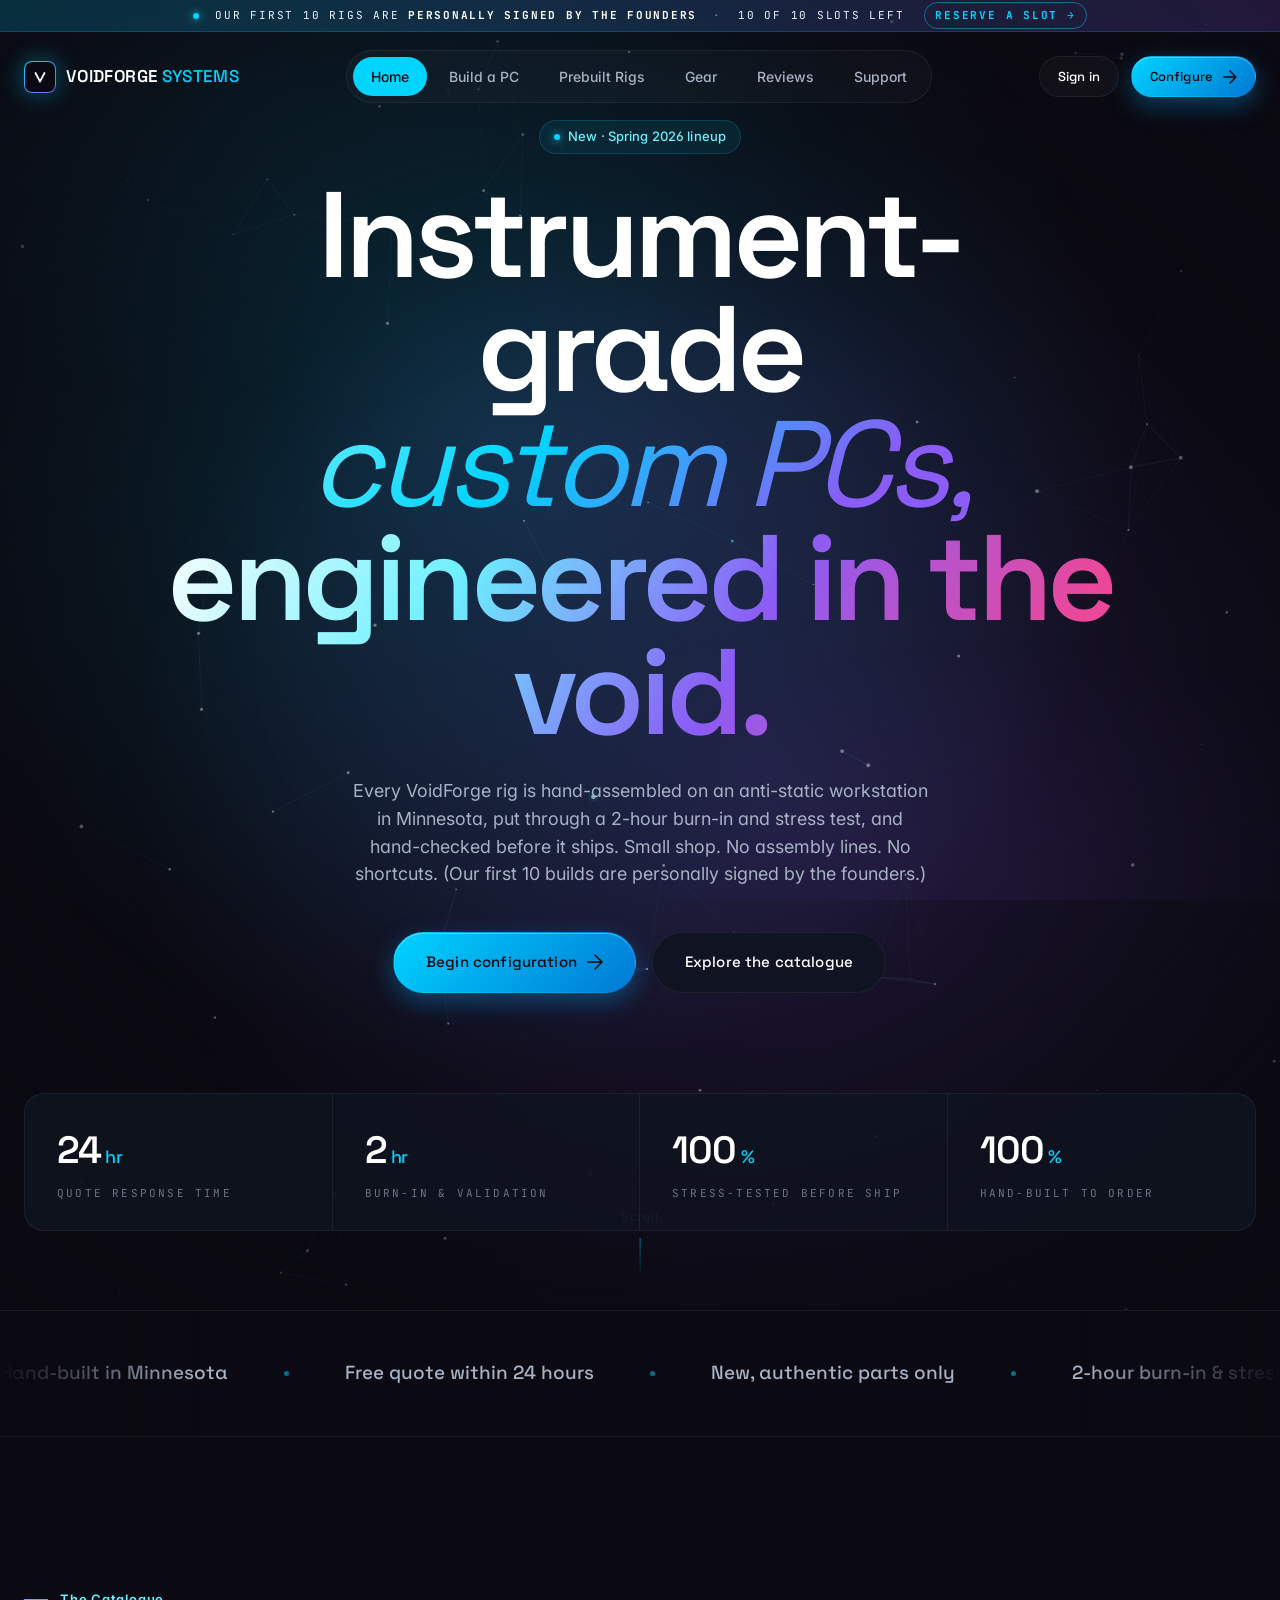
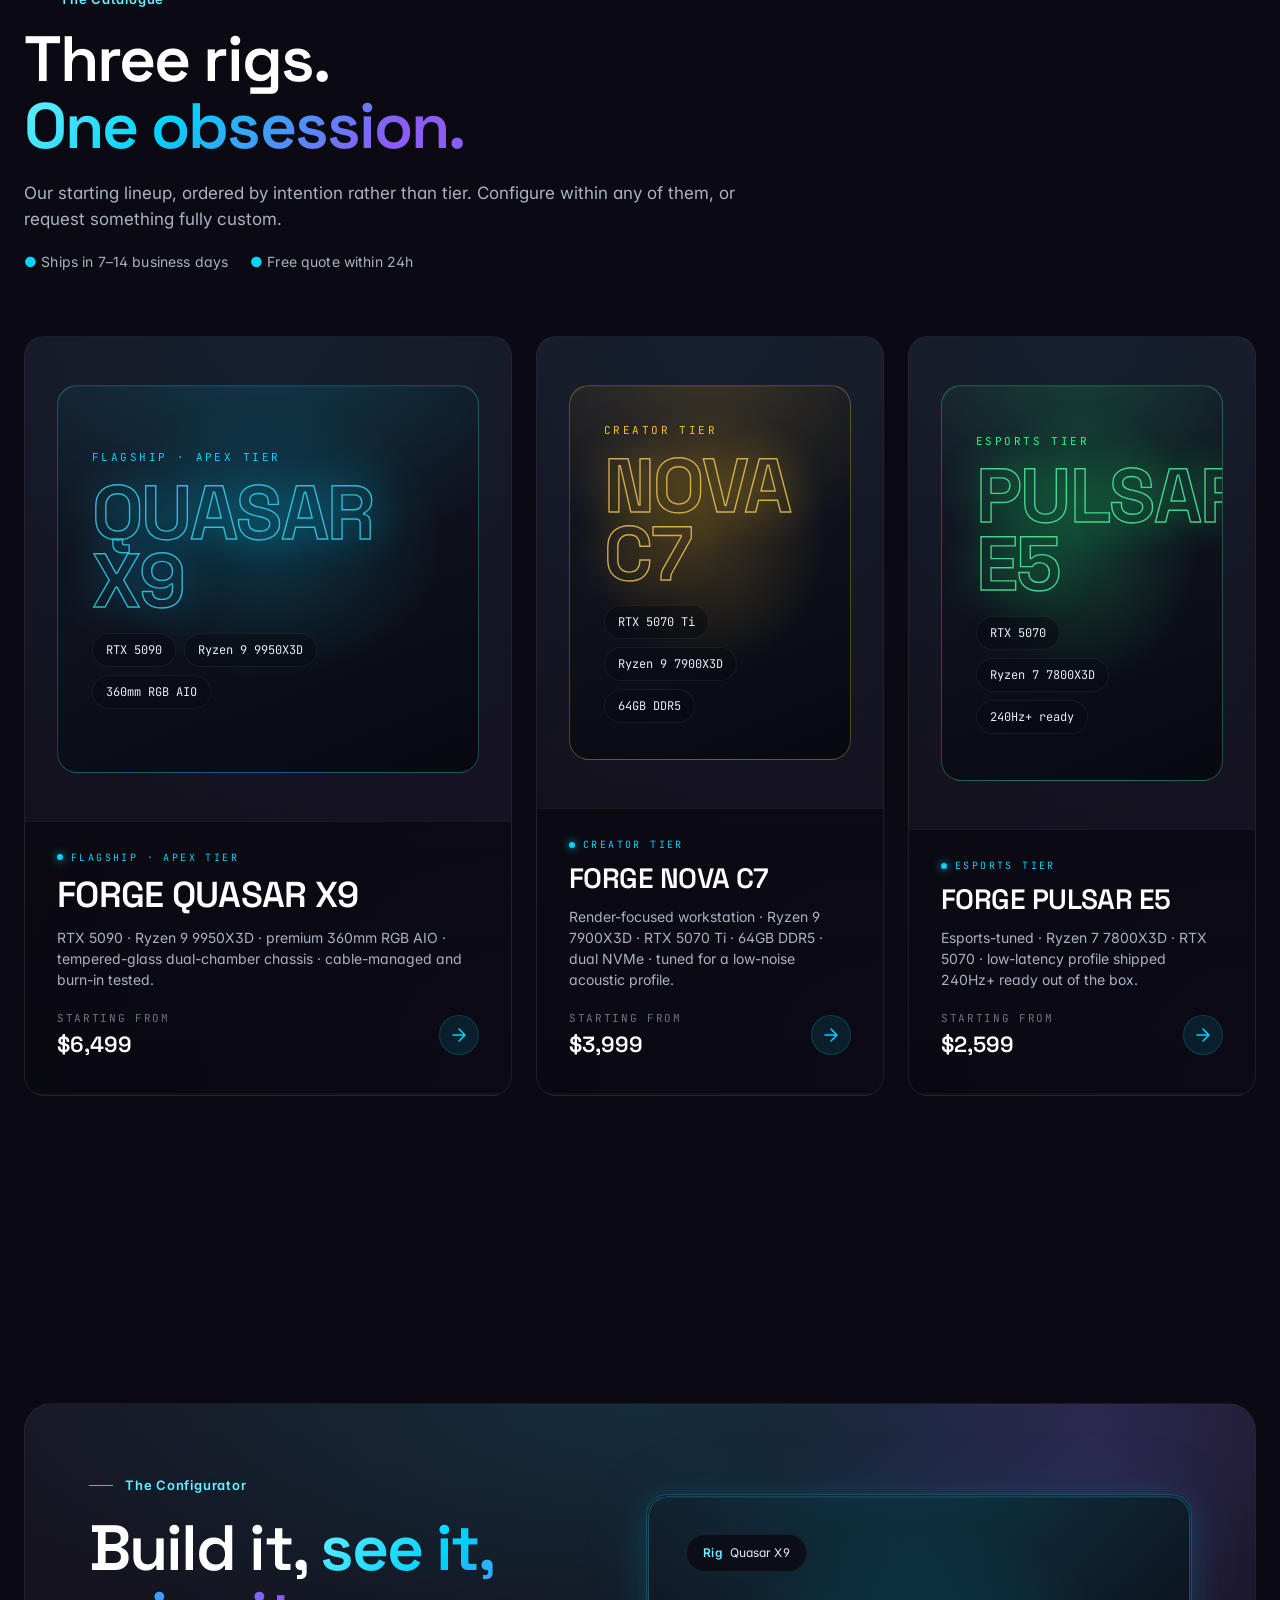
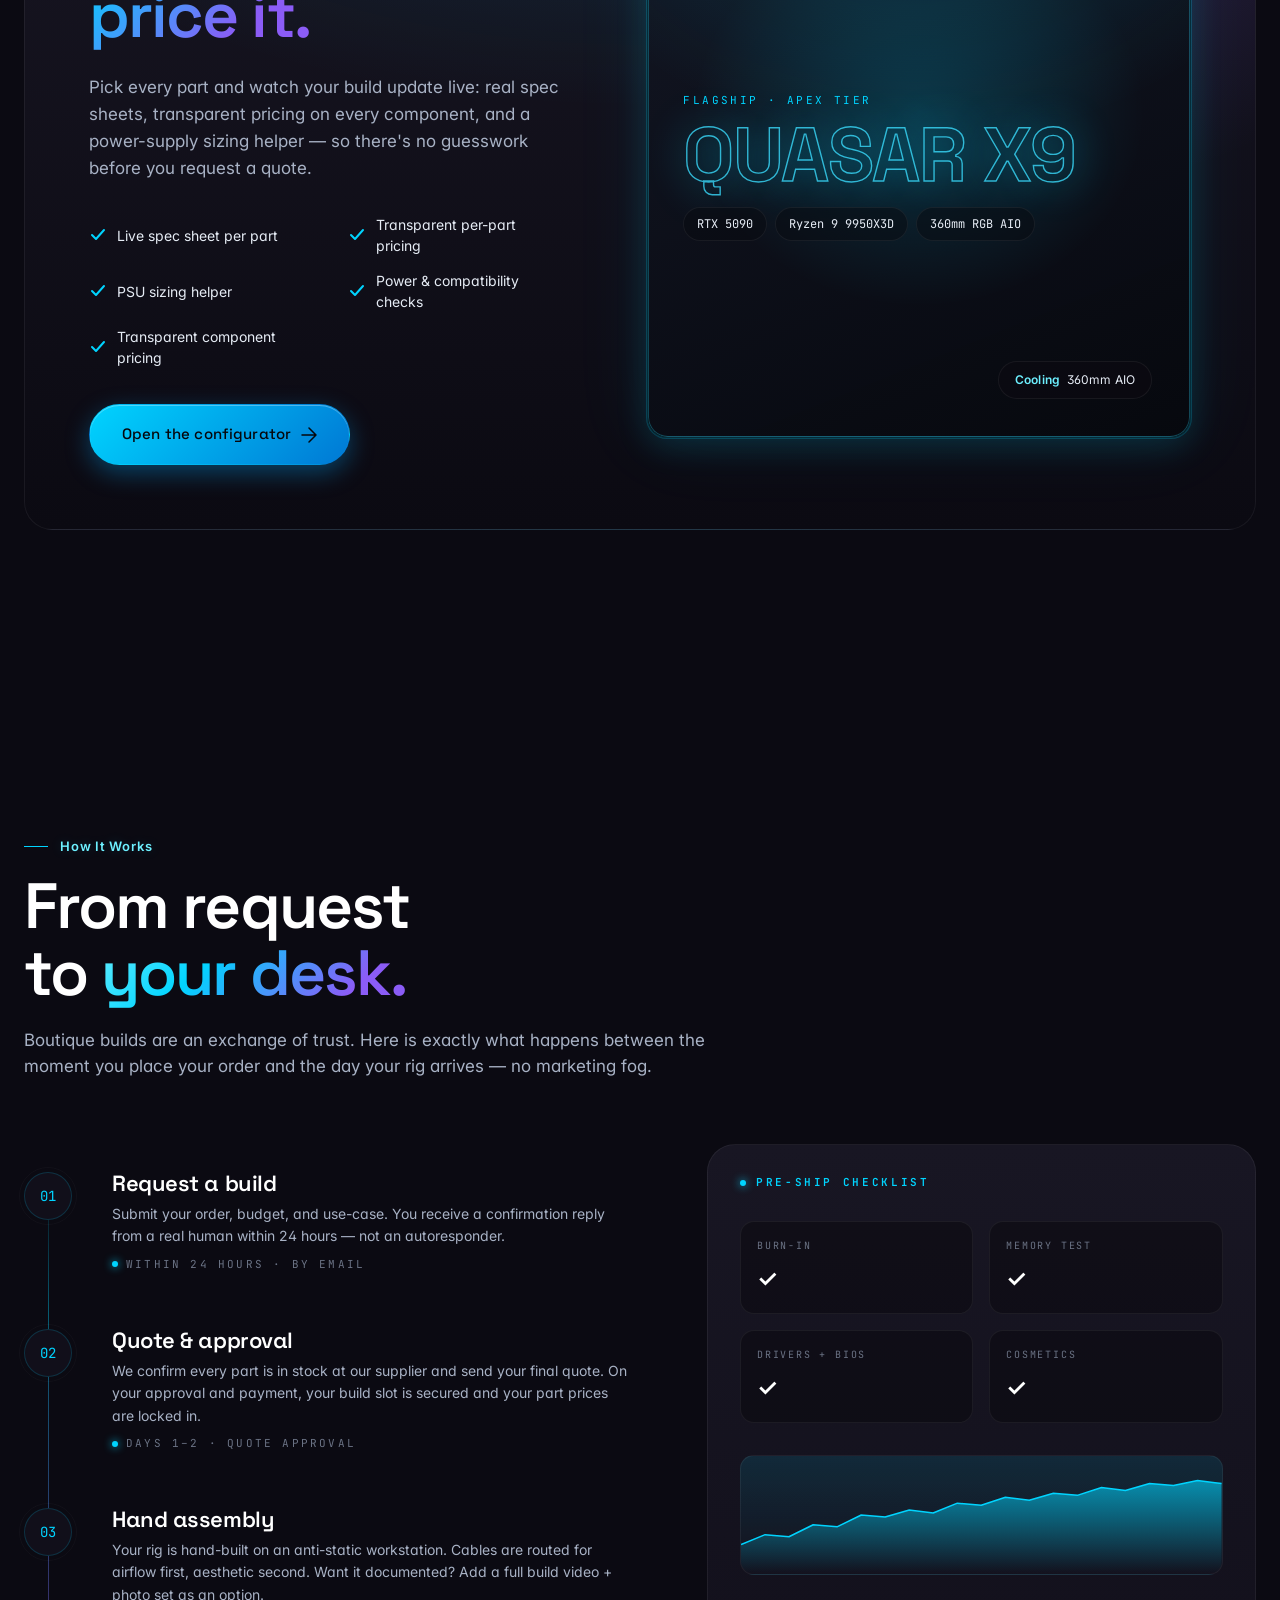
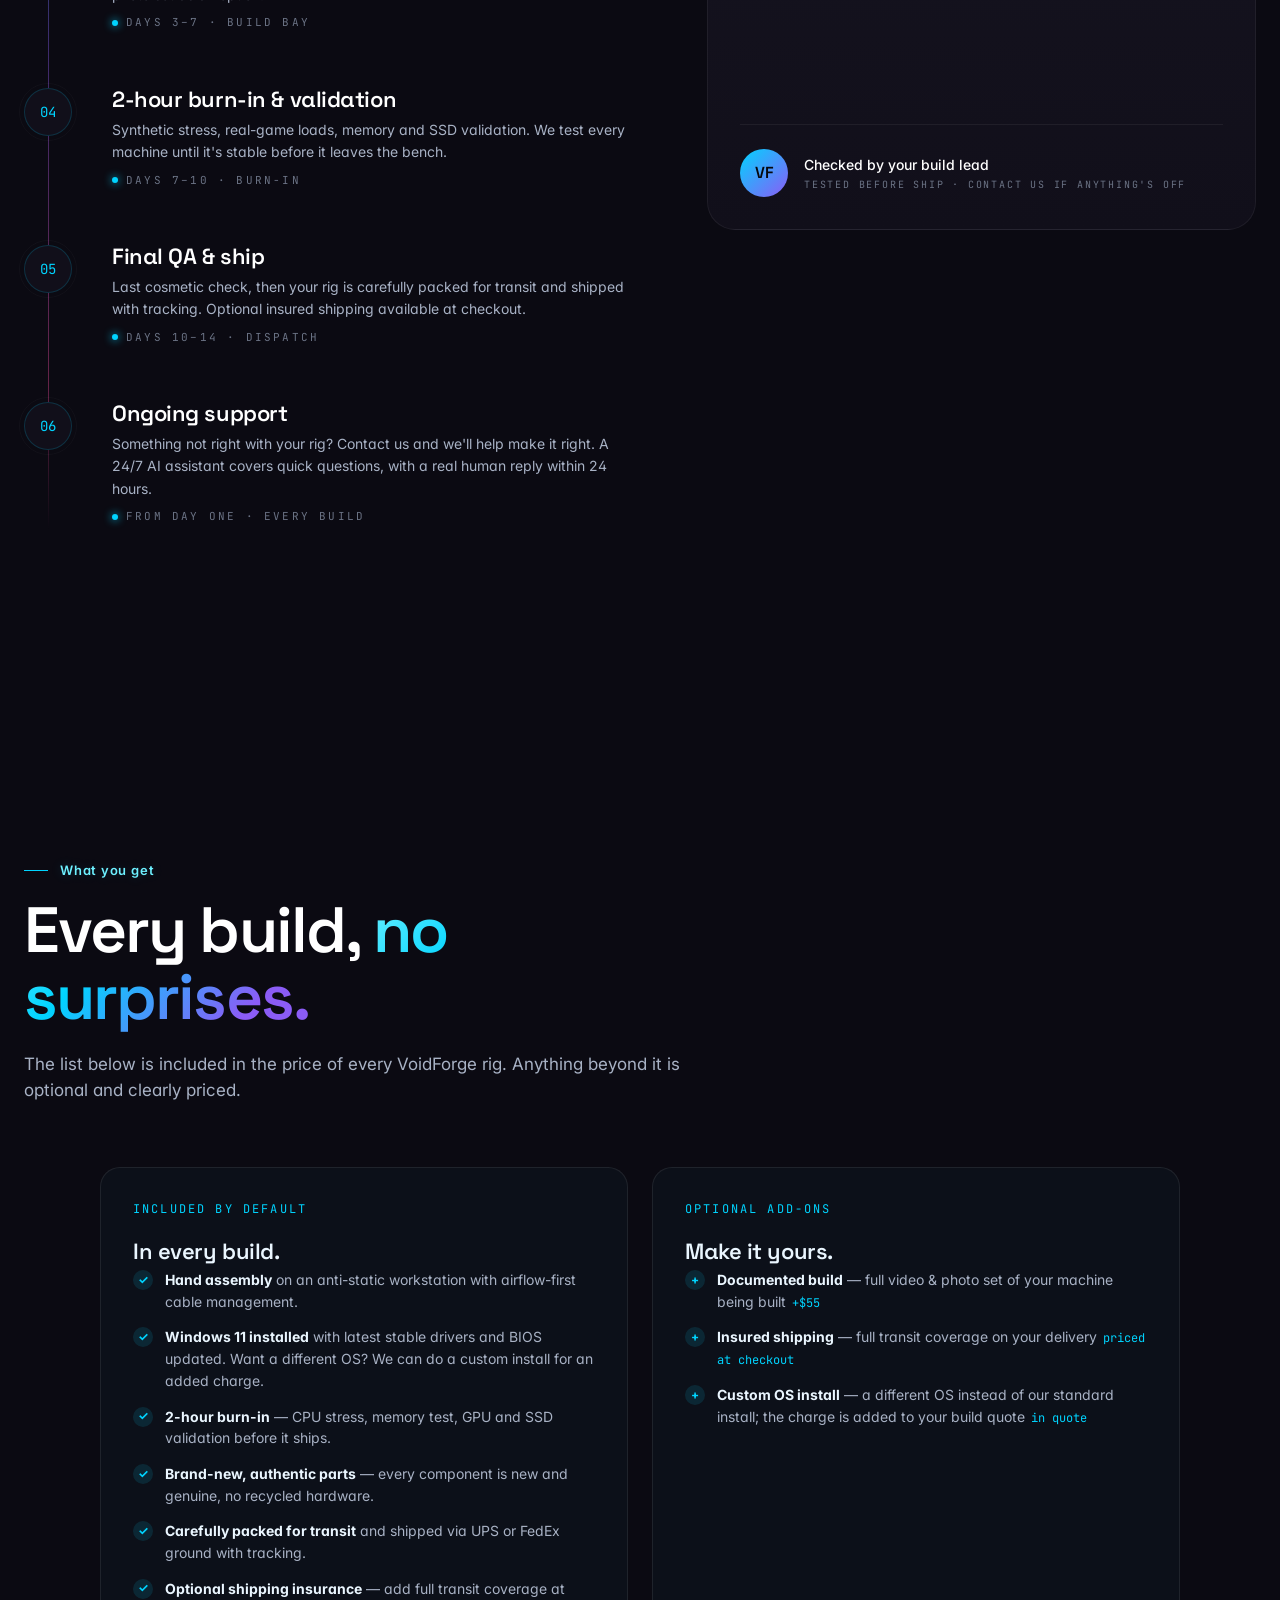
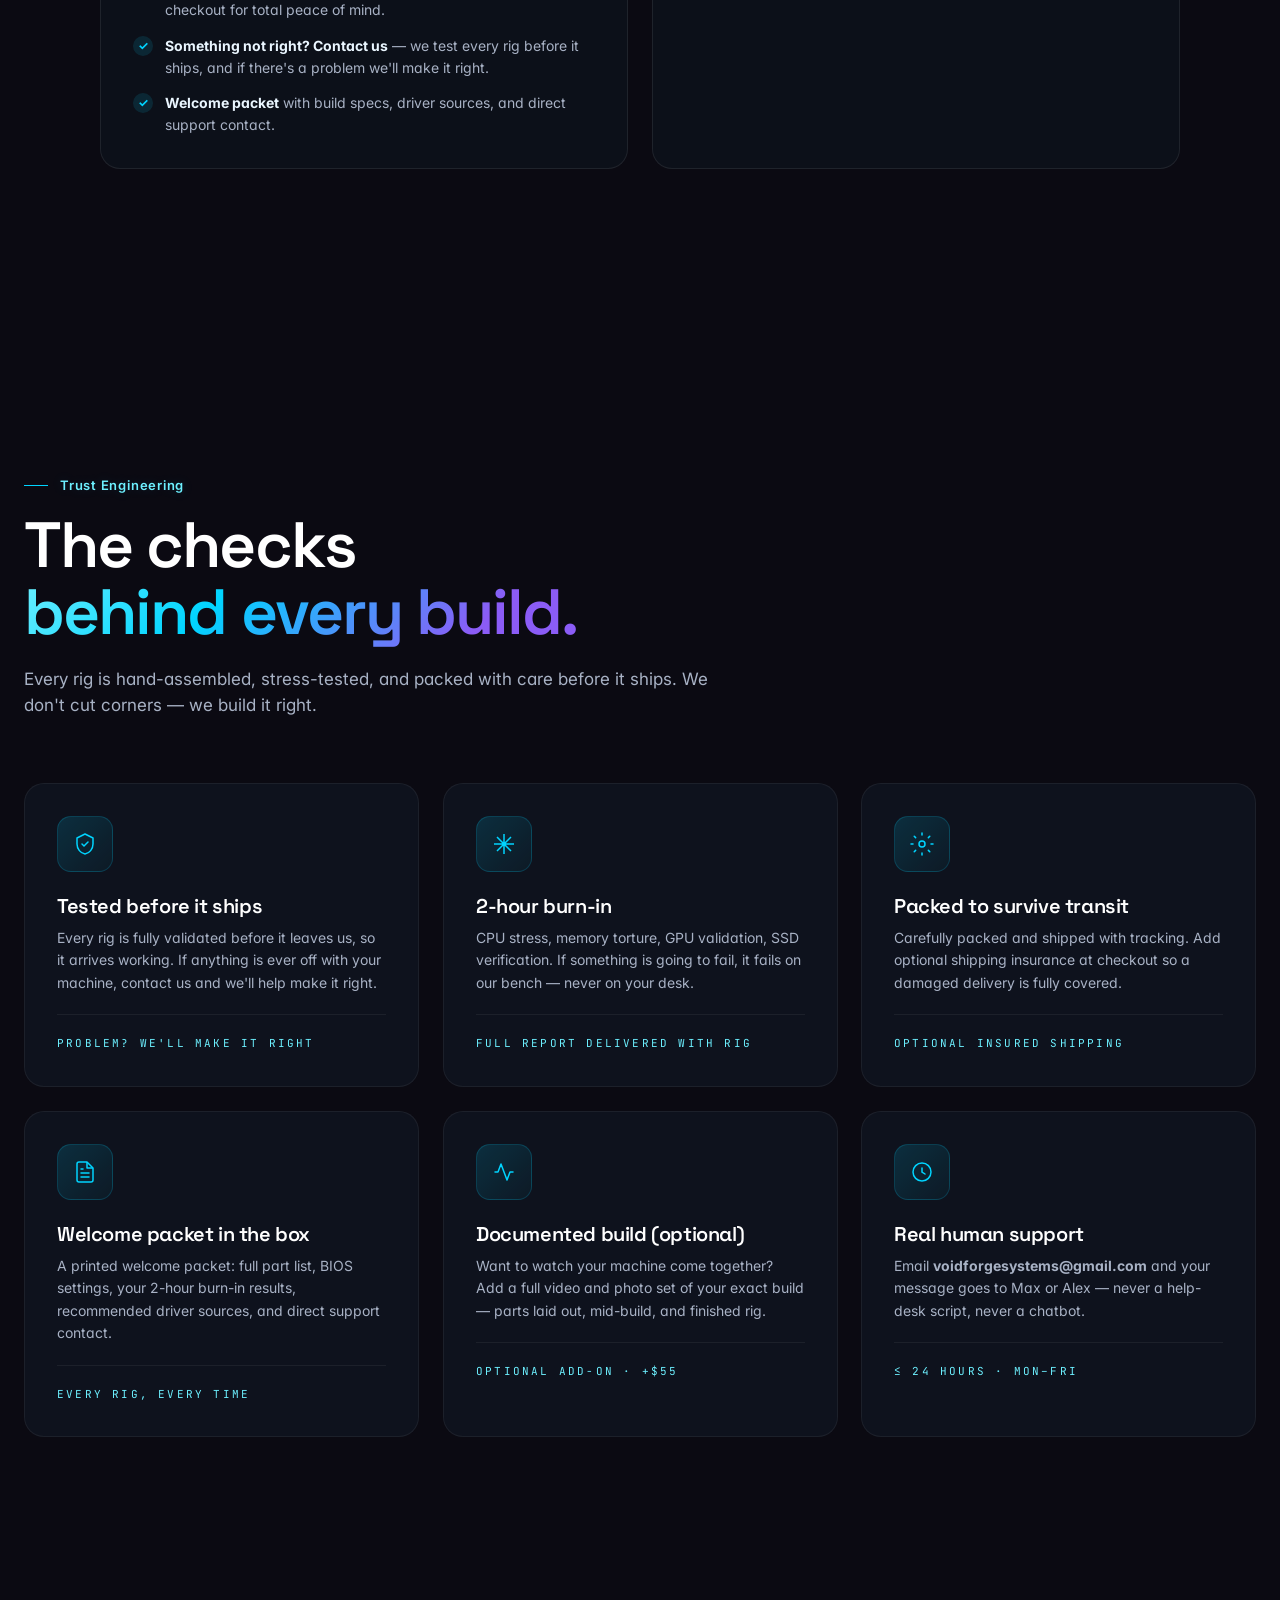
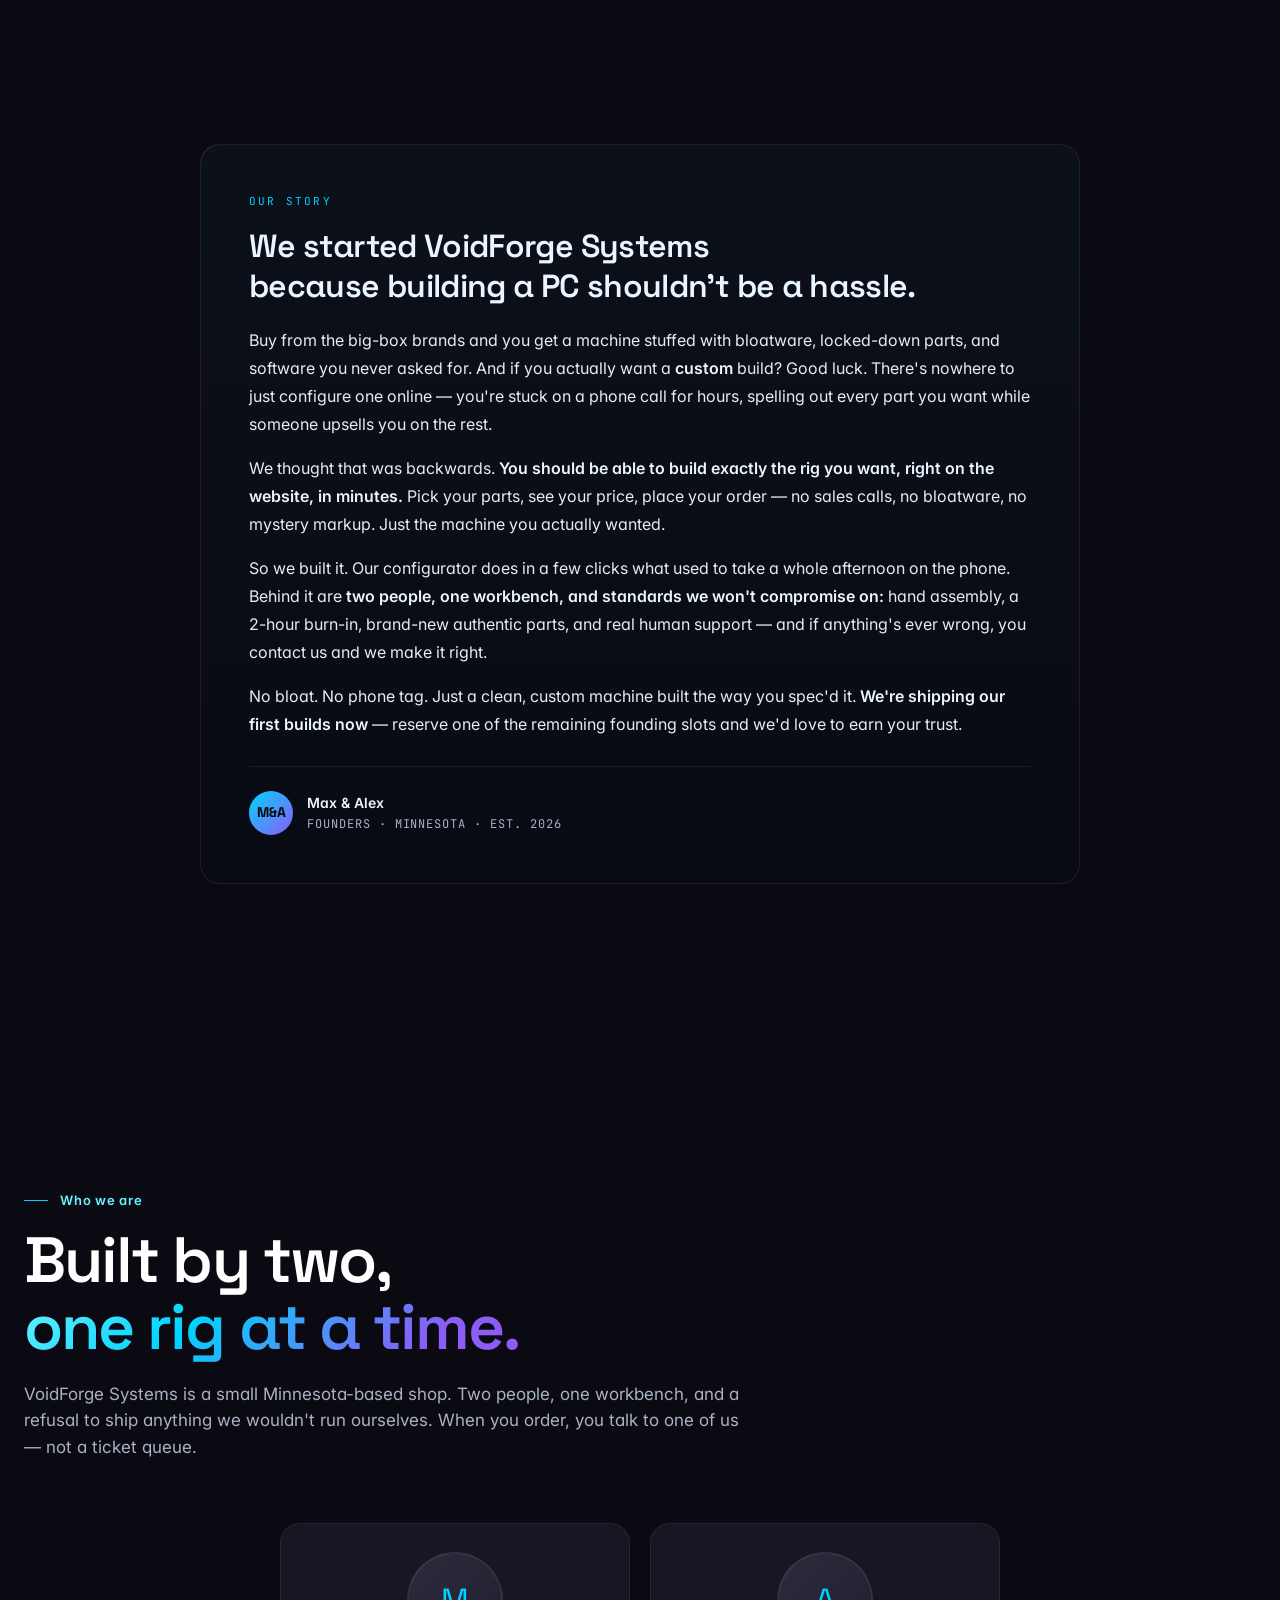
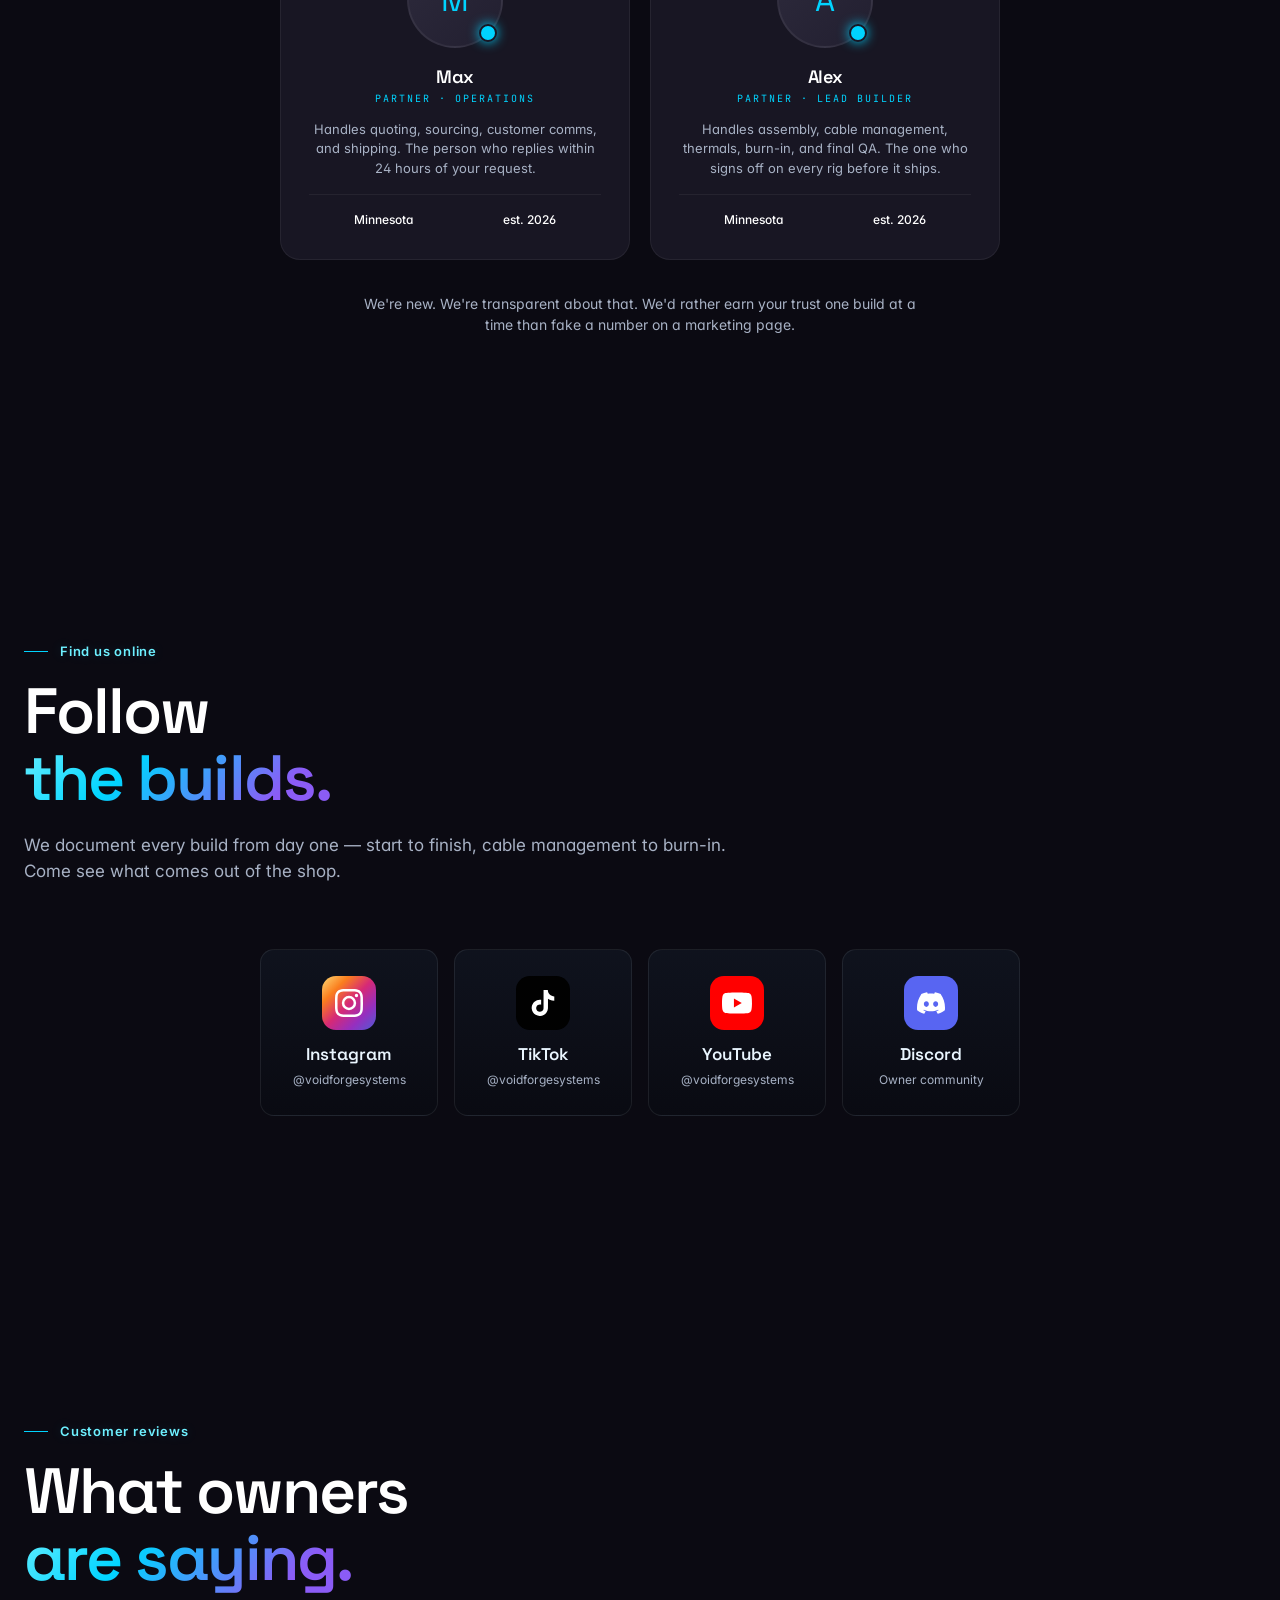
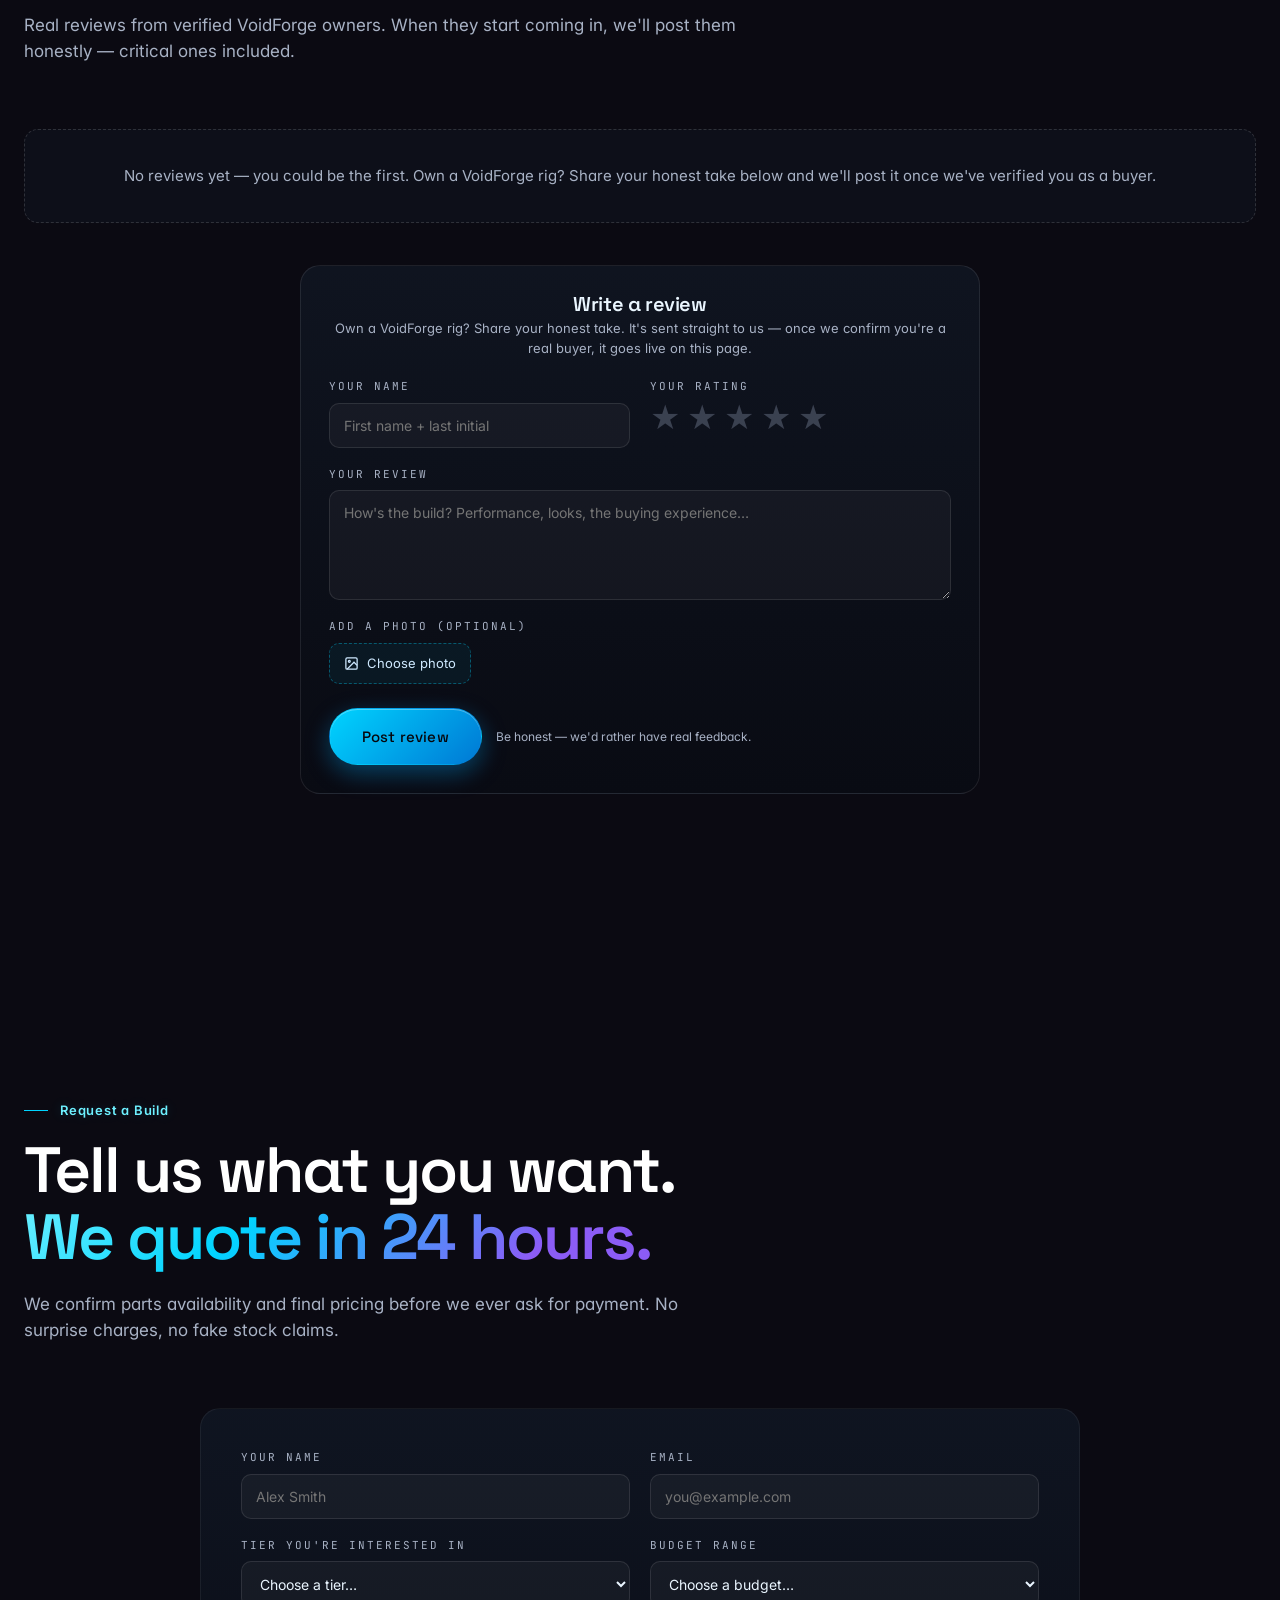
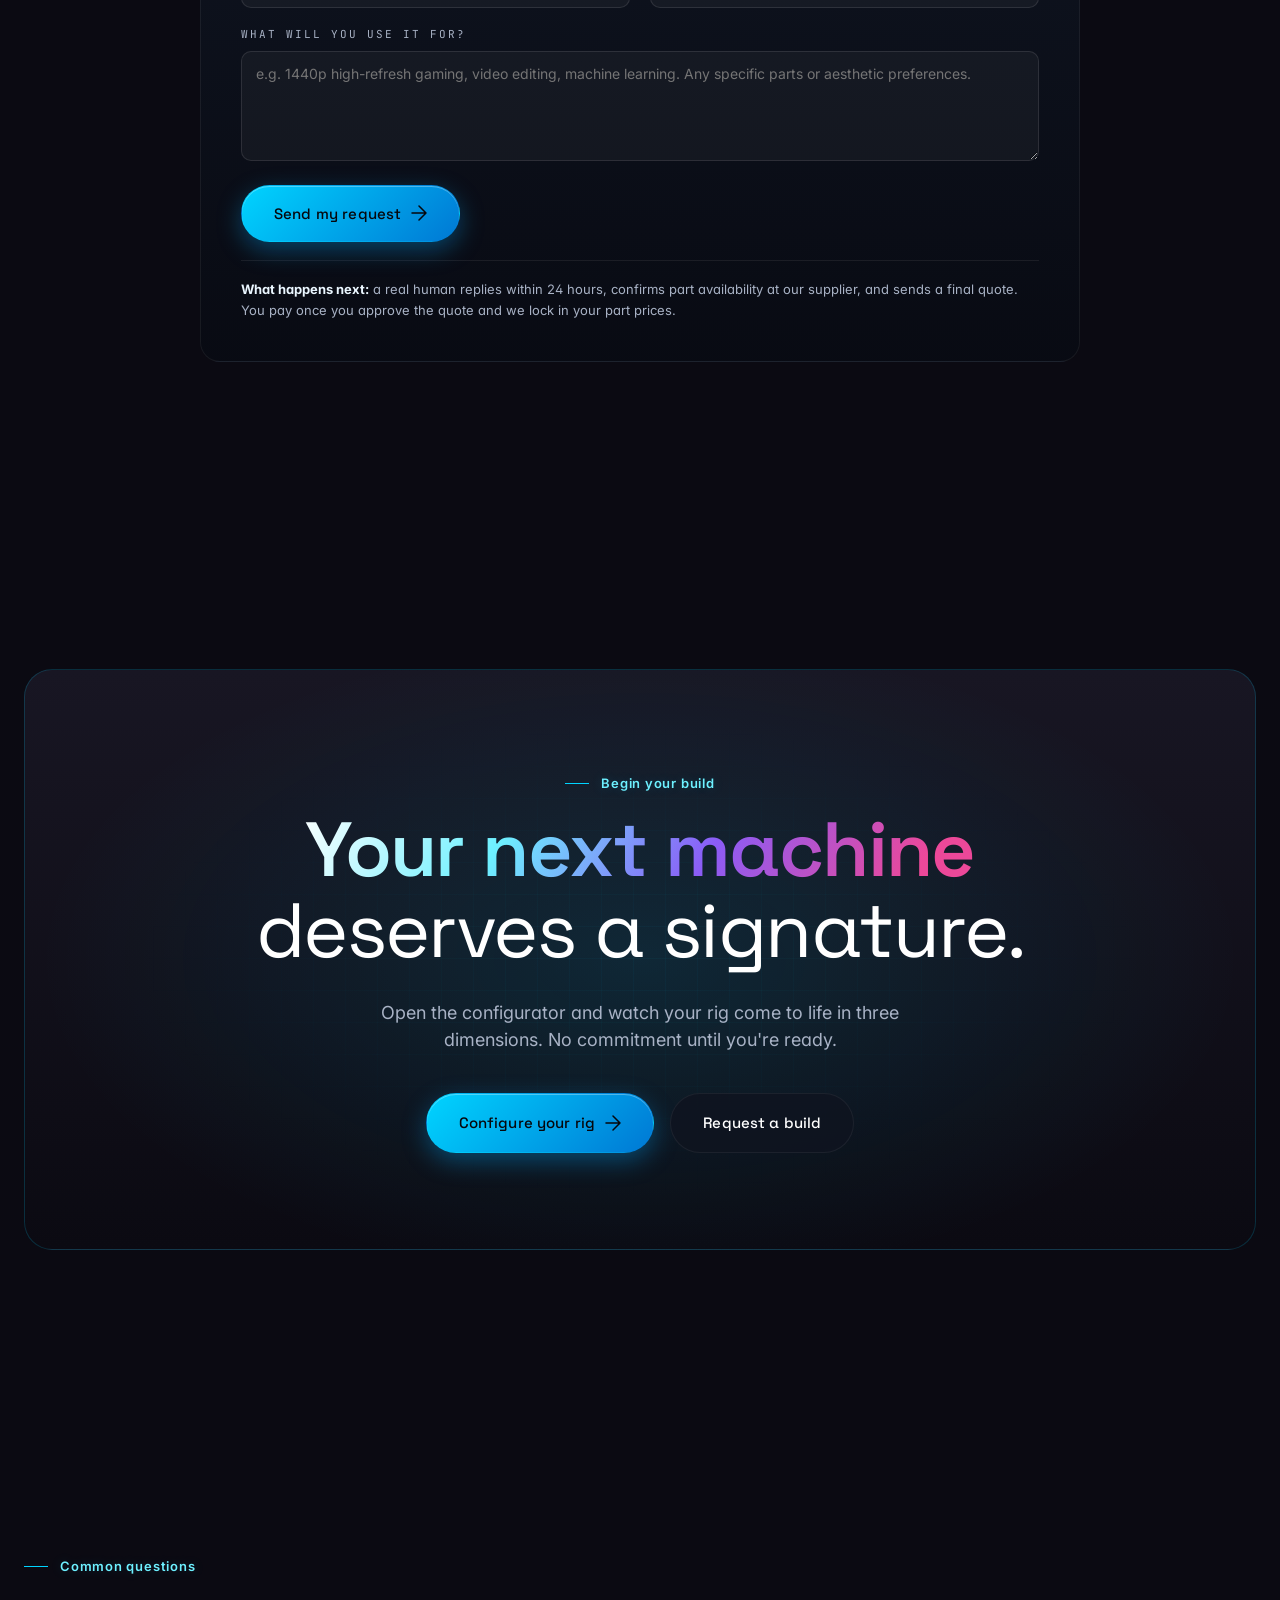
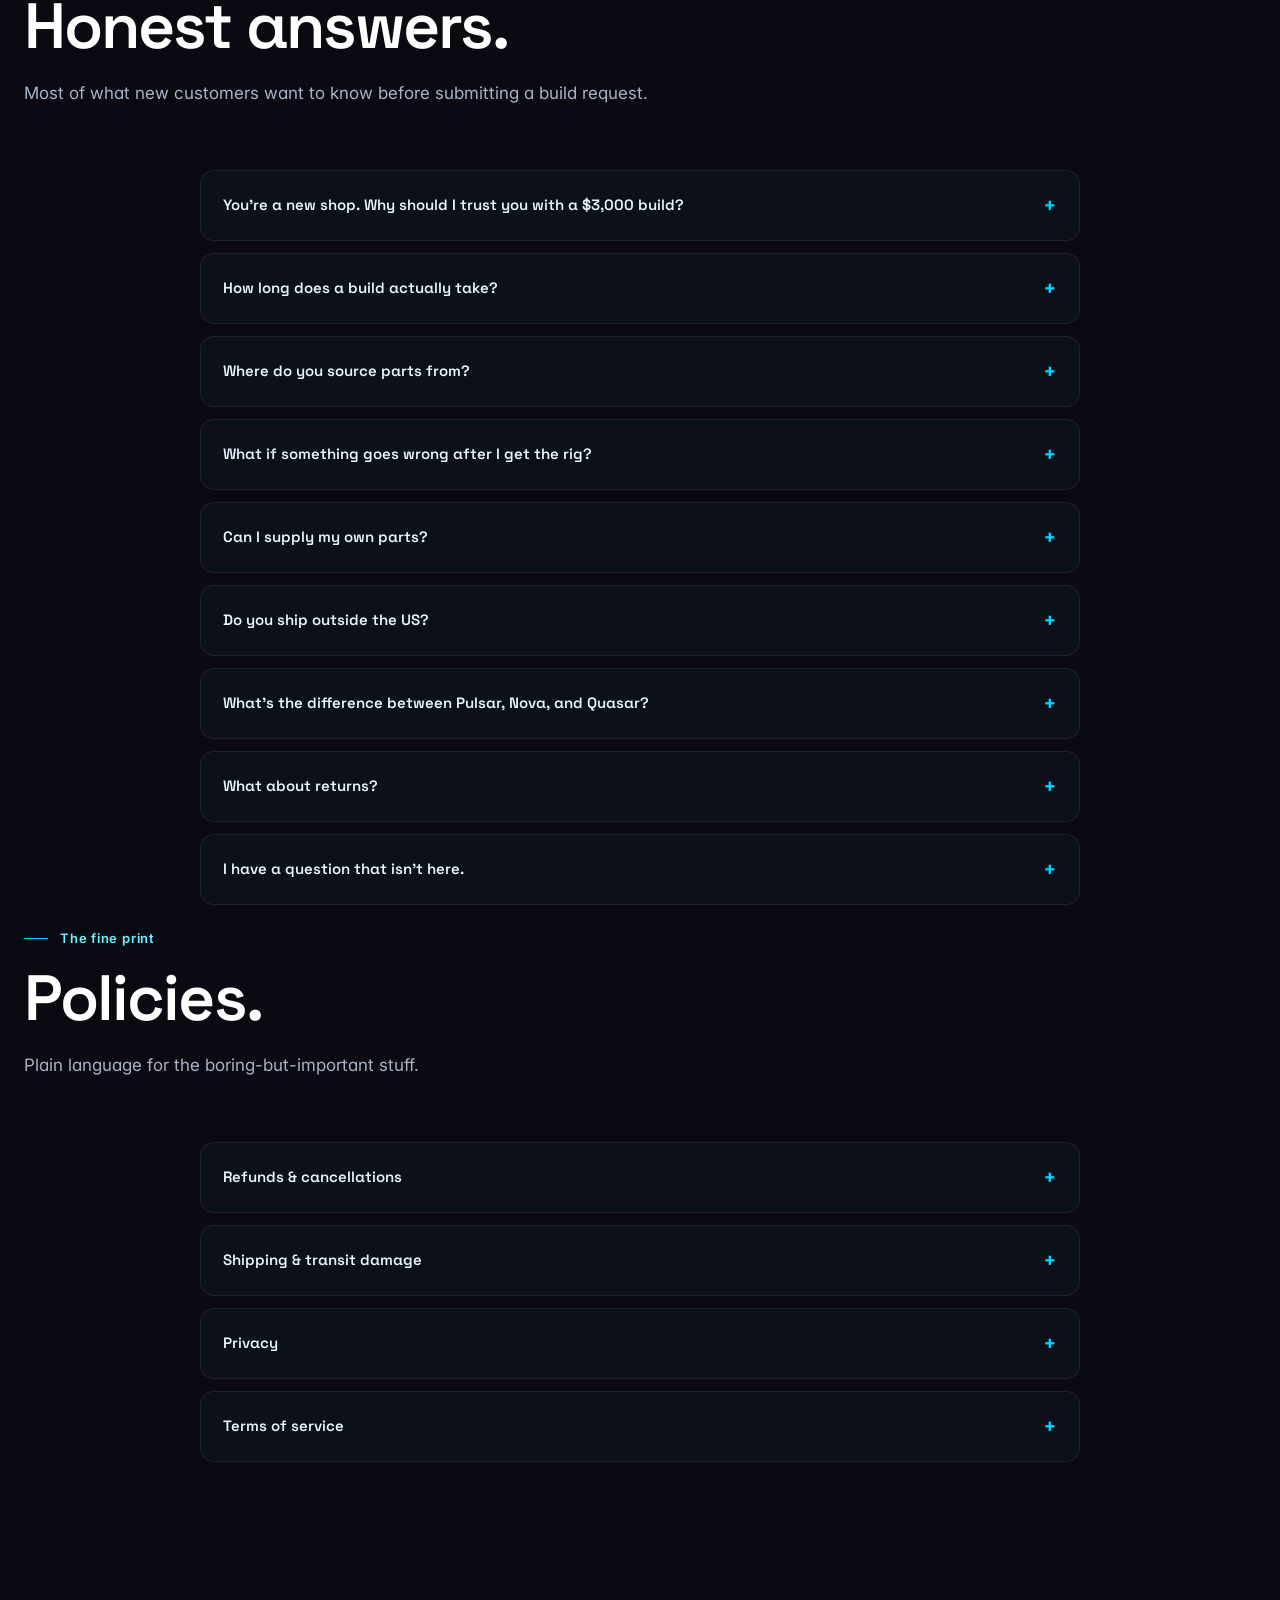
<file: index.html>
<!doctype html>
<html lang="en">
<head>
<meta charset="utf-8" />
<meta name="viewport" content="width=device-width, initial-scale=1, viewport-fit=cover" />
<meta name="theme-color" content="#05060a" />
<meta name="description" content="VoidForge Systems — Hand-built custom gaming and workstation PCs from Minnesota. Boutique pricing, 24-hour quotes, brand-new authentic parts, every rig tested before it ships. Starting at $2,599." />
<title>VoidForge Systems — Hand-Built Custom PCs · Minnesota</title>

<!-- Open Graph / social sharing -->
<meta property="og:type" content="website" />
<meta property="og:title" content="VoidForge Systems — Hand-Built Custom PCs" />
<meta property="og:description" content="Boutique custom PCs hand-built in Minnesota. 24-hour quotes, brand-new authentic parts, every rig tested before it ships." />
<meta property="og:url" content="https://voidforgesystems.com/" />
<meta property="og:site_name" content="VoidForge Systems" />
<meta property="og:image" content="https://voidforgesystems.com/og-image.png" />
<meta property="og:image:width" content="1200" />
<meta property="og:image:height" content="630" />
<meta name="twitter:card" content="summary_large_image" />
<meta name="twitter:title" content="VoidForge Systems — Hand-Built Custom PCs" />
<meta name="twitter:description" content="Hand-built custom PCs from Minnesota. Boutique pricing, 24-hour quotes, real human support." />
<meta name="twitter:image" content="https://voidforgesystems.com/og-image.png" />
<link rel="canonical" href="https://voidforgesystems.com/" />

<!-- Favicon (replace with your real files when ready) -->
<link rel="icon" type="image/svg+xml" href="data:image/svg+xml,%3Csvg xmlns='http://www.w3.org/2000/svg' viewBox='0 0 100 100'%3E%3Crect width='100' height='100' rx='22' fill='%2305060a'/%3E%3Ccircle cx='50' cy='50' r='22' fill='none' stroke='%2300d4ff' stroke-width='4'/%3E%3Ccircle cx='50' cy='50' r='8' fill='%2300d4ff'/%3E%3C/svg%3E" />
<link rel="apple-touch-icon" href="apple-touch-icon.png" />

<!-- Structured data for SEO -->
<script type="application/ld+json">
{
  "@context": "https://schema.org",
  "@type": "Organization",
  "name": "VoidForge Systems",
  "description": "Boutique hand-built custom PCs from Minnesota.",
  "url": "https://voidforgesystems.com/",
  "email": "voidforgesystems@gmail.com",
  "address": { "@type": "PostalAddress", "addressRegion": "MN", "addressCountry": "US" },
  "sameAs": [
    "https://instagram.com/voidforgesystems",
    "https://tiktok.com/@voidforgesystems",
    "https://youtube.com/@voidforgesystems"
  ]
}
</script>

<link rel="preconnect" href="https://fonts.googleapis.com">
<link rel="preconnect" href="https://fonts.gstatic.com" crossorigin>
<link rel="stylesheet" href="https://fonts.googleapis.com/css2?family=Space+Grotesk:wght@400;500;600;700&family=Inter:wght@300;400;500;600&family=JetBrains+Mono:wght@400;500&display=swap">
<link rel="stylesheet" href="assets/styles.css">
<noscript><style>.fade-up{opacity:1!important;transform:none!important}</style></noscript>

<style>
/* ===== Landing page specifics ===== */

/* HERO */
.nf-hero {
  min-height: 100vh;
  position: relative;
  display: grid;
  place-items: center;
  padding: 120px 0 80px;
  overflow: hidden;
}
.nf-hero-bg {
  position: absolute; inset: 0;
  z-index: 0;
}
.nf-hero-bg canvas {
  width: 100%; height: 100%;
  display: block;
}
.nf-hero-vignette {
  position: absolute; inset: 0;
  background: radial-gradient(ellipse 100% 80% at 50% 50%, transparent 30%, var(--obsidian-1) 90%);
  pointer-events: none;
  z-index: 1;
}
.nf-hero-inner {
  position: relative; z-index: 2;
  width: var(--container);
  display: flex; flex-direction: column;
  align-items: center; text-align: center;
}
.nf-hero h1 {
  font-size: clamp(56px, 9.5vw, 156px);
  font-weight: 600;
  letter-spacing: -0.045em;
  line-height: 0.94;
  margin: 24px 0 28px;
  max-width: 12ch;
}
.nf-hero h1 .line { display: block; }
.nf-hero h1 .italic { font-style: italic; font-weight: 400; font-family: 'Space Grotesk', serif; }

.nf-hero-sub {
  font-size: clamp(16px, 1.4vw, 19px);
  max-width: 580px;
  color: var(--text-300);
  margin-bottom: 44px;
  line-height: 1.55;
}
.nf-hero-cta { display: flex; gap: 16px; flex-wrap: wrap; justify-content: center; }

/* Spec ticker under hero */
.nf-hero-ticker {
  position: relative; z-index: 2;
  margin-top: 100px;
  width: var(--container);
  display: grid;
  grid-template-columns: repeat(4, 1fr);
  border: 1px solid var(--surface-line);
  border-radius: var(--radius-lg);
  background: var(--surface-glass);
  backdrop-filter: blur(20px);
  overflow: hidden;
}
.nf-hero-stat {
  padding: 28px 32px;
  border-right: 1px solid var(--surface-line);
  position: relative;
}
.nf-hero-stat:last-child { border-right: none; }
.nf-hero-stat .num {
  font-family: var(--font-display);
  font-size: 38px; font-weight: 600;
  color: var(--text-100);
  letter-spacing: -0.02em;
  display: flex; align-items: baseline; gap: 4px;
}
.nf-hero-stat .num .unit { font-size: 18px; color: var(--plasma-500); font-weight: 500; }
.nf-hero-stat .label {
  font-family: var(--font-mono); font-size: 11px;
  letter-spacing: 0.2em; text-transform: uppercase;
  color: var(--text-400); margin-top: 6px;
}
@media (max-width: 920px) {
  .nf-hero-ticker { grid-template-columns: 1fr 1fr; }
  .nf-hero-stat:nth-child(2) { border-right: none; }
  .nf-hero-stat:nth-child(1), .nf-hero-stat:nth-child(2) { border-bottom: 1px solid var(--surface-line); }
}

/* Marquee of partners */
.nf-marquee {
  padding: 48px 0;
  border-top: 1px solid var(--surface-line);
  border-bottom: 1px solid var(--surface-line);
  overflow: hidden;
  position: relative;
}
.nf-marquee::before, .nf-marquee::after {
  content: ''; position: absolute; top: 0; bottom: 0;
  width: 200px; z-index: 2; pointer-events: none;
}
.nf-marquee::before { left: 0; background: linear-gradient(90deg, var(--obsidian-1), transparent); }
.nf-marquee::after { right: 0; background: linear-gradient(-90deg, var(--obsidian-1), transparent); }
.nf-marquee-track {
  display: flex; gap: 56px;
  width: max-content;
  animation: marquee 60s linear infinite;
}
.nf-marquee-item {
  font-family: var(--font-display);
  font-size: 19px; font-weight: 500;
  color: var(--text-300);
  display: flex; align-items: center; gap: 56px;
  white-space: nowrap;
}
.nf-marquee-item::after {
  content: '';
  width: 5px; height: 5px; border-radius: 50%;
  background: var(--plasma-500); opacity: 0.5;
}
.nf-marquee-item svg { opacity: 0.6; }
@keyframes marquee {
  from { transform: translateX(0); }
  to { transform: translateX(-50%); }
}

/* Section header */
.section-head {
  display: flex; flex-direction: column; align-items: flex-start;
  margin-bottom: 64px;
  max-width: 720px;
}
.section-head.center { align-items: center; text-align: center; margin-inline: auto; }
.section-head h2 { margin: 16px 0 20px; }
.section-head p { font-size: 17px; color: var(--text-300); line-height: 1.55; }

/* Featured rigs */
.nf-rigs {
  display: grid;
  grid-template-columns: 1.4fr 1fr 1fr;
  gap: 24px;
  margin-top: 48px;
}
.nf-rig-card {
  border-radius: var(--radius-lg);
  border: 1px solid var(--surface-line);
  background: linear-gradient(180deg, var(--obsidian-3) 0%, var(--obsidian-2) 100%);
  overflow: hidden;
  position: relative;
  transition: all 0.6s var(--ease-out-quart);
  text-decoration: none; color: inherit;
  display: flex; flex-direction: column;
  min-height: 480px;
}
.nf-rig-card.featured { min-height: 580px; }
.nf-rig-card::before {
  content: ''; position: absolute; inset: 0;
  background:
    radial-gradient(circle at 50% 0%, rgba(0, 212, 255, 0.15), transparent 60%),
    radial-gradient(circle at 100% 100%, rgba(139, 92, 246, 0.12), transparent 60%);
  opacity: 0.4;
  transition: opacity 0.6s;
}
.nf-rig-card:hover { transform: translateY(-8px); border-color: var(--surface-line-hi); }
.nf-rig-card:hover::before { opacity: 0.8; }
.nf-rig-viz {
  flex: 1;
  position: relative;
  display: grid; place-items: center;
  min-height: 280px;
  padding: 48px 32px;
  overflow: hidden;
}
.nf-rig-viz svg, .nf-rig-viz img { width: 100%; height: 100%; max-width: 380px; display: block; }
.nf-rig-card.featured .nf-rig-viz { min-height: 360px; }
.nf-rig-card.featured .nf-rig-viz svg { max-width: 460px; }
.nf-rig-meta {
  padding: 28px 32px 32px;
  position: relative;
  z-index: 2;
  border-top: 1px solid var(--surface-line);
  background: rgba(5, 6, 10, 0.6);
  backdrop-filter: blur(20px);
}
.nf-rig-tag {
  font-family: var(--font-mono); font-size: 10px;
  letter-spacing: 0.24em; text-transform: uppercase;
  color: var(--plasma-500); margin-bottom: 12px;
  display: flex; align-items: center; gap: 8px;
}
.nf-rig-card h3 {
  font-size: 28px; margin-bottom: 12px;
}
.nf-rig-card.featured h3 { font-size: 36px; }
.nf-rig-card p { color: var(--text-300); font-size: 14px; line-height: 1.5; margin-bottom: 20px; }
.nf-rig-foot {
  display: flex; justify-content: space-between; align-items: center;
  margin-top: 16px;
}
.nf-rig-price {
  font-family: var(--font-display);
  font-size: 22px; font-weight: 600;
  color: var(--text-100);
}
.nf-rig-price .from {
  font-size: 11px; color: var(--text-400); font-weight: 400;
  font-family: var(--font-mono); letter-spacing: 0.15em;
  text-transform: uppercase; display: block; margin-bottom: 2px;
}
.nf-rig-arrow {
  width: 40px; height: 40px; border-radius: 50%;
  background: rgba(0, 212, 255, 0.1);
  border: 1px solid var(--surface-line-hi);
  display: grid; place-items: center;
  color: var(--plasma-500);
  transition: all 0.4s var(--ease-out-quart);
}
.nf-rig-card:hover .nf-rig-arrow {
  background: var(--plasma-500); color: var(--obsidian-0);
  transform: rotate(-45deg);
}
@media (max-width: 1080px) {
  .nf-rigs { grid-template-columns: 1fr; }
}

/* Process */
.nf-process {
  display: grid;
  grid-template-columns: 1.1fr 1fr;
  gap: 80px;
  align-items: start;
}
.nf-process-steps {
  display: flex; flex-direction: column;
  position: relative;
}
.nf-process-steps::before {
  content: ''; position: absolute;
  left: 24px; top: 24px; bottom: 24px;
  width: 1px;
  background: linear-gradient(180deg,
    transparent 0%,
    var(--plasma-500) 15%,
    var(--aurora-violet) 50%,
    var(--aurora-pink) 85%,
    transparent 100%);
  opacity: 0.4;
}
.nf-process-step {
  display: grid;
  grid-template-columns: 64px 1fr;
  gap: 24px;
  padding: 28px 0;
  position: relative;
}
.nf-process-num {
  width: 48px; height: 48px;
  border-radius: 50%;
  border: 1px solid var(--surface-line-hi);
  background: var(--obsidian-2);
  display: grid; place-items: center;
  font-family: var(--font-mono); font-size: 14px;
  color: var(--plasma-500);
  position: relative;
  z-index: 2;
  flex-shrink: 0;
}
.nf-process-num::before {
  content: ''; position: absolute; inset: -6px;
  border-radius: 50%; border: 1px solid var(--surface-line);
  opacity: 0.5;
}
.nf-process-step h4 { font-size: 22px; margin-bottom: 8px; }
.nf-process-step p { color: var(--text-300); font-size: 14px; line-height: 1.6; }
.nf-process-time {
  font-family: var(--font-mono); font-size: 11px;
  letter-spacing: 0.2em; text-transform: uppercase;
  color: var(--text-400); margin-top: 8px;
  display: inline-flex; align-items: center; gap: 8px;
}
.nf-process-time::before {
  content: ''; width: 6px; height: 6px; border-radius: 50%;
  background: var(--plasma-500); box-shadow: 0 0 8px var(--plasma-500);
}

.nf-process-visual {
  position: sticky;
  top: 120px;
  border-radius: var(--radius-xl);
  overflow: hidden;
  border: 1px solid var(--surface-line);
  background: linear-gradient(180deg, var(--obsidian-3), var(--obsidian-2));
  padding: 32px;
  aspect-ratio: 4/5;
  display: flex; flex-direction: column;
}
.nf-cert-card {
  flex: 1;
  display: flex; flex-direction: column;
  justify-content: space-between;
  position: relative;
}
.nf-cert-card h5 {
  font-family: var(--font-mono); font-size: 11px;
  letter-spacing: 0.24em; text-transform: uppercase;
  color: var(--plasma-500);
  display: flex; align-items: center; gap: 10px;
}
.nf-cert-grid {
  display: grid; grid-template-columns: 1fr 1fr;
  gap: 16px; margin: 32px 0;
}
.nf-cert-cell {
  padding: 16px;
  background: rgba(0, 0, 0, 0.3);
  border-radius: var(--radius-md);
  border: 1px solid var(--surface-line);
}
.nf-cert-cell .l { font-family: var(--font-mono); font-size: 10px;
  letter-spacing: 0.18em; text-transform: uppercase; color: var(--text-400); margin-bottom: 8px; }
.nf-cert-cell .v { font-family: var(--font-display); font-size: 24px; font-weight: 600; color: var(--text-100); }
.nf-cert-cell .v small { font-size: 12px; color: var(--plasma-500); font-weight: 400; margin-left: 4px; }
.nf-cert-graph {
  height: 120px;
  background:
    linear-gradient(180deg, rgba(0, 212, 255, 0.12) 0%, transparent 100%);
  border-radius: var(--radius-md);
  position: relative;
  overflow: hidden;
  border: 1px solid var(--surface-line);
}
.nf-cert-sig {
  margin-top: auto;
  padding-top: 24px;
  border-top: 1px solid var(--surface-line);
  display: flex; gap: 16px; align-items: center;
}
.nf-cert-sig-img {
  width: 48px; height: 48px; border-radius: 50%;
  background: linear-gradient(135deg, var(--plasma-500), var(--aurora-violet));
  position: relative;
  flex-shrink: 0;
  display: grid; place-items: center;
  font-family: var(--font-display);
  font-weight: 600;
  color: var(--obsidian-0);
}
.nf-cert-sig-info .name { font-weight: 500; color: var(--text-100); font-size: 14px; }
.nf-cert-sig-info .role { font-family: var(--font-mono); font-size: 10px;
  letter-spacing: 0.18em; text-transform: uppercase; color: var(--text-400); margin-top: 2px; }

@media (max-width: 1080px) {
  .nf-process { grid-template-columns: 1fr; gap: 48px; }
  .nf-process-visual { position: static; aspect-ratio: auto; }
}

/* Configurator preview block */
.nf-config-preview {
  border-radius: var(--radius-xl);
  border: 1px solid var(--surface-line);
  background:
    radial-gradient(ellipse 80% 60% at 50% 0%, rgba(0, 212, 255, 0.12), transparent 70%),
    linear-gradient(180deg, var(--obsidian-3), var(--obsidian-1));
  padding: 64px;
  position: relative;
  overflow: hidden;
  display: grid;
  grid-template-columns: 1fr 1.1fr;
  gap: 64px; align-items: center;
}
.nf-config-preview::before {
  content: ''; position: absolute;
  top: -50%; right: -20%;
  width: 800px; height: 800px;
  background: radial-gradient(circle, rgba(139, 92, 246, 0.18), transparent 60%);
  pointer-events: none;
}
.nf-config-content { position: relative; z-index: 2; }
.nf-config-content h2 { margin: 20px 0 24px; }
.nf-config-content p { font-size: 17px; color: var(--text-300); margin-bottom: 32px; line-height: 1.6; max-width: 480px; }
.nf-config-features {
  display: grid; grid-template-columns: 1fr 1fr;
  gap: 14px 24px; margin-bottom: 36px;
}
.nf-config-feat {
  display: flex; align-items: center; gap: 10px;
  color: var(--text-200); font-size: 14px;
}
.nf-config-feat svg { color: var(--plasma-500); flex-shrink: 0; }

.nf-config-visual {
  position: relative;
  aspect-ratio: 1/1;
  border-radius: var(--radius-lg);
  border: 1px solid var(--surface-line-hi);
  background: var(--obsidian-0);
  overflow: hidden;
  box-shadow: var(--shadow-glow-cyan);
}
.nf-config-visual canvas,
.nf-config-visual #config-pc-svg,
.nf-config-visual #config-pc-svg svg { width: 100%; height: 100%; display: block; }
.nf-config-visual #config-pc-svg { display: flex; align-items: center; justify-content: center; }
.nf-config-visual-ui {
  position: absolute; inset: 16px;
  pointer-events: none;
}
.nf-config-corner { display: none; }
.nf-config-readout {
  position: absolute;
  background: rgba(11, 10, 18, 0.82);
  backdrop-filter: blur(12px);
  border: 1px solid var(--surface-line);
  border-radius: 999px;
  padding: 9px 16px;
  font-family: var(--font-body);
  font-size: 12px; letter-spacing: 0.01em;
  color: var(--text-200);
}
.nf-config-readout.tl { top: 22px; left: 22px; }
.nf-config-readout.br { bottom: 22px; right: 22px; }
.nf-config-readout strong { color: var(--plasma-300); margin-right: 7px; font-weight: 600; }
@media (max-width: 1080px) {
  .nf-config-preview { grid-template-columns: 1fr; padding: 40px 32px; gap: 40px; }
}

/* Performance lab */
.nf-perf-grid {
  display: grid;
  grid-template-columns: repeat(3, 1fr);
  gap: 24px;
}
.nf-perf-card {
  padding: 32px;
  border-radius: var(--radius-lg);
  border: 1px solid var(--surface-line);
  background: var(--obsidian-3);
  position: relative;
  overflow: hidden;
}
.nf-perf-card::before {
  content: ''; position: absolute; top: 0; left: 0; right: 0;
  height: 1px;
  background: linear-gradient(90deg, transparent, var(--plasma-500), transparent);
  opacity: 0.4;
}
.nf-perf-game {
  display: flex; align-items: center; gap: 12px;
  font-weight: 500; color: var(--text-100);
  font-size: 15px;
}
.nf-perf-game-icon {
  width: 36px; height: 36px;
  border-radius: var(--radius-sm);
  background: linear-gradient(135deg, var(--obsidian-5), var(--obsidian-4));
  display: grid; place-items: center;
  font-family: var(--font-mono);
  font-weight: 600; color: var(--plasma-500);
  font-size: 12px;
}
.nf-perf-bar-row {
  display: flex; justify-content: space-between; align-items: center;
  font-family: var(--font-mono); font-size: 11px;
  color: var(--text-400);
  margin: 24px 0 8px;
  letter-spacing: 0.1em; text-transform: uppercase;
}
.nf-perf-bar-row .fps { color: var(--text-100); font-size: 22px;
  font-family: var(--font-display); font-weight: 600;
  letter-spacing: -0.01em; text-transform: none;
}
.nf-perf-bar {
  height: 4px; border-radius: 2px;
  background: var(--obsidian-5);
  position: relative; overflow: hidden;
  margin-bottom: 18px;
}
.nf-perf-bar-fill {
  height: 100%;
  background: linear-gradient(90deg, var(--plasma-500), var(--aurora-violet));
  border-radius: 2px;
  position: relative;
  width: 0;
  transition: width 1.4s var(--ease-out-quart);
}
.nf-perf-bar-fill.visible { width: var(--w); }
.nf-perf-spec {
  display: flex; justify-content: space-between;
  font-family: var(--font-mono); font-size: 11px;
  color: var(--text-400); padding-top: 16px;
  border-top: 1px dashed var(--surface-line);
  margin-top: 16px;
  letter-spacing: 0.1em; text-transform: uppercase;
}
@media (max-width: 920px) { .nf-perf-grid { grid-template-columns: 1fr; } }

/* Trust grid */
.nf-trust-grid {
  display: grid;
  grid-template-columns: repeat(3, 1fr);
  gap: 24px;
}
.nf-trust-card {
  padding: 32px;
  border-radius: var(--radius-lg);
  border: 1px solid var(--surface-line);
  background: var(--surface-glass);
  backdrop-filter: blur(20px);
  transition: all 0.5s var(--ease-out-quart);
  position: relative; overflow: hidden;
}
.nf-trust-card:hover {
  border-color: var(--surface-line-hi);
  transform: translateY(-4px);
}
.nf-trust-icon {
  width: 56px; height: 56px;
  border-radius: var(--radius-md);
  background: linear-gradient(135deg, rgba(0, 212, 255, 0.15), rgba(0, 212, 255, 0.04));
  border: 1px solid var(--surface-line-hi);
  display: grid; place-items: center;
  color: var(--plasma-500);
  margin-bottom: 24px;
}
.nf-trust-card h4 { font-size: 20px; margin-bottom: 10px; }
.nf-trust-card p { color: var(--text-300); font-size: 14px; line-height: 1.6; }
.nf-trust-card .stat {
  margin-top: 20px;
  font-family: var(--font-mono);
  font-size: 11px; letter-spacing: 0.2em;
  text-transform: uppercase;
  color: var(--plasma-300);
  padding-top: 20px;
  border-top: 1px solid var(--surface-line);
}
@media (max-width: 920px) { .nf-trust-grid { grid-template-columns: 1fr; } }

/* Builders */
.nf-builders {
  display: grid;
  grid-template-columns: repeat(4, 1fr);
  gap: 20px;
}
.nf-builder-card {
  padding: 28px;
  border-radius: var(--radius-lg);
  border: 1px solid var(--surface-line);
  background: var(--obsidian-3);
  transition: all 0.5s var(--ease-out-quart);
  text-align: center;
}
.nf-builder-card:hover {
  border-color: var(--plasma-500);
  background: var(--obsidian-4);
  transform: translateY(-6px);
}
.nf-builder-avatar {
  width: 96px; height: 96px; border-radius: 50%;
  margin: 0 auto 20px;
  background: linear-gradient(135deg, var(--obsidian-5), var(--obsidian-4));
  border: 2px solid var(--surface-line);
  display: grid; place-items: center;
  font-family: var(--font-display); font-size: 32px;
  color: var(--plasma-500);
  position: relative;
}
.nf-builder-avatar::after {
  content: ''; position: absolute;
  bottom: 4px; right: 4px;
  width: 14px; height: 14px;
  background: var(--plasma-500); border-radius: 50%;
  border: 2px solid var(--obsidian-3);
  box-shadow: 0 0 12px var(--plasma-500);
}
.nf-builder-card h4 { font-size: 18px; margin-bottom: 4px; }
.nf-builder-role {
  font-family: var(--font-mono); font-size: 10px;
  letter-spacing: 0.2em; text-transform: uppercase;
  color: var(--plasma-500); margin-bottom: 14px;
}
.nf-builder-meta {
  font-size: 12px; color: var(--text-400);
  padding-top: 16px; border-top: 1px solid var(--surface-line);
  margin-top: 16px;
  display: flex; justify-content: space-around;
}
.nf-builder-meta strong { color: var(--text-100); font-weight: 500; }
@media (max-width: 920px) { .nf-builders { grid-template-columns: 1fr 1fr; } }

/* Community showcase */
.nf-community {
  display: grid;
  grid-template-columns: repeat(4, 1fr);
  grid-template-rows: 200px 200px;
  gap: 16px;
}
.nf-community-tile {
  border-radius: var(--radius-md);
  border: 1px solid var(--surface-line);
  overflow: hidden;
  position: relative;
  background: linear-gradient(135deg, var(--obsidian-3), var(--obsidian-2));
  cursor: pointer;
  transition: all 0.5s var(--ease-out-quart);
  display: flex; align-items: flex-end;
  padding: 20px;
}
.nf-community-tile:hover { transform: scale(1.02); border-color: var(--plasma-500); }
.nf-community-tile.large { grid-column: span 2; grid-row: span 2; }
.nf-community-bg {
  position: absolute; inset: 0;
  z-index: 0;
}
.nf-community-bg::before {
  content: ''; position: absolute; inset: 0;
  background:
    radial-gradient(circle at 30% 30%, rgba(0, 212, 255, 0.3), transparent 60%),
    radial-gradient(circle at 70% 70%, rgba(217, 70, 239, 0.25), transparent 60%);
}
.nf-community-tile:nth-child(2) .nf-community-bg::before {
  background:
    radial-gradient(circle at 50% 30%, rgba(139, 92, 246, 0.3), transparent 60%),
    radial-gradient(circle at 80% 80%, rgba(0, 212, 255, 0.25), transparent 60%);
}
.nf-community-tile:nth-child(3) .nf-community-bg::before {
  background:
    radial-gradient(circle at 30% 60%, rgba(251, 191, 36, 0.2), transparent 60%),
    radial-gradient(circle at 80% 30%, rgba(236, 72, 153, 0.25), transparent 60%);
}
.nf-community-tile:nth-child(4) .nf-community-bg::before {
  background:
    radial-gradient(circle at 60% 40%, rgba(0, 212, 255, 0.3), transparent 60%);
}
.nf-community-tile:nth-child(5) .nf-community-bg::before {
  background:
    radial-gradient(circle at 30% 70%, rgba(139, 92, 246, 0.3), transparent 60%);
}
.nf-community-tile:nth-child(6) .nf-community-bg::before {
  background:
    radial-gradient(circle at 70% 30%, rgba(217, 70, 239, 0.3), transparent 60%);
}
.nf-community-overlay {
  position: relative; z-index: 1;
  background: linear-gradient(0deg, rgba(0,0,0,0.8), transparent);
  margin: -20px; padding: 80px 20px 20px;
  width: calc(100% + 40px);
}
.nf-community-tile .author {
  font-family: var(--font-mono); font-size: 10px;
  letter-spacing: 0.2em; text-transform: uppercase;
  color: var(--plasma-300); margin-bottom: 6px;
}
.nf-community-tile .title { color: var(--text-100); font-weight: 500; font-size: 15px; }
.nf-community-tile.large .title { font-size: 20px; }
@media (max-width: 920px) {
  .nf-community { grid-template-columns: 1fr 1fr; grid-template-rows: auto; }
  .nf-community-tile.large { grid-column: span 2; grid-row: span 1; min-height: 280px; }
  .nf-community-tile { min-height: 180px; }
}

/* CTA Block */
.nf-cta-block {
  position: relative;
  border-radius: var(--radius-xl);
  padding: 96px 48px;
  text-align: center;
  background:
    radial-gradient(ellipse 70% 80% at 50% 50%, rgba(0, 212, 255, 0.12), transparent 70%),
    linear-gradient(180deg, var(--obsidian-3), var(--obsidian-1));
  border: 1px solid var(--surface-line-hi);
  overflow: hidden;
}
.nf-cta-block::before {
  content: ''; position: absolute; inset: 0;
  background-image:
    linear-gradient(rgba(0, 212, 255, 0.04) 1px, transparent 1px),
    linear-gradient(90deg, rgba(0, 212, 255, 0.04) 1px, transparent 1px);
  background-size: 32px 32px;
  mask-image: radial-gradient(ellipse 60% 60% at 50% 50%, black, transparent 70%);
}
.nf-cta-block > * { position: relative; z-index: 1; }
.nf-cta-block h2 { font-size: clamp(40px, 6vw, 80px); margin: 16px 0 28px; }
.nf-cta-block p { color: var(--text-300); font-size: 18px; max-width: 540px; margin: 0 auto 40px; }
</style>
</head>
<body>

<!-- Founding customer bar -->
<div class="nf-fc-bar">
  <span class="pulse"></span>
  <span>Our first 10 rigs are <strong style="color:#fff">personally signed by the founders</strong></span>
  <span class="sep hide-sm">·</span>
  <span class="hide-sm">10 of 10 slots left</span>
  <a href="#request">Reserve a slot →</a>
</div>

<!-- Loader -->
<div class="nf-loader">
  <div class="nf-loader-inner">
    <div class="nf-loader-mark"></div>
    <div class="nf-loader-text">Calibrating the Void</div>
  </div>
</div>

<!-- Starfield -->
<div class="starfield"></div>

<!-- Navigation -->
<nav class="nf-nav">
  <div class="nf-nav-inner">
    <a href="index.html" class="nf-logo">
      <span class="nf-logo-mark">
        <svg width="14" height="14" viewBox="0 0 14 14" fill="none">
          <path d="M2.5 3L7 11.5L11.5 3" stroke="white" stroke-width="1.8" stroke-linecap="round" stroke-linejoin="round"/>
        </svg>
      </span>
      <span class="nf-logo-text">VOIDFORGE<span> SYSTEMS</span></span>
    </a>

    <div class="nf-nav-links">
      <a href="index.html" class="nf-nav-link active">Home</a>
      <a href="forge.html" class="nf-nav-link">Build a PC</a>
      <a href="product.html" class="nf-nav-link">Prebuilt Rigs</a>
      <a href="gear.html" class="nf-nav-link">Gear</a>
      <a href="#reviews" class="nf-nav-link">Reviews</a>
      <a href="support.html" class="nf-nav-link">Support</a>
    </div>

    <div class="nf-nav-cta">
      <a href="support.html" class="btn btn-ghost btn-sm magnetic">Sign in</a>
      <a href="forge.html" class="btn btn-primary btn-sm magnetic">
        Configure
        <svg width="14" height="14" viewBox="0 0 14 14" fill="none"><path d="M1 7H13M13 7L7 1M13 7L7 13" stroke="currentColor" stroke-width="1.5" stroke-linecap="round"/></svg>
      </a>
    </div>
    <button class="nf-nav-toggle" type="button" aria-label="Menu" aria-expanded="false">
      <svg class="ic-open" viewBox="0 0 24 24" fill="none" stroke="currentColor" stroke-width="2" stroke-linecap="round"><path d="M3 6h18M3 12h18M3 18h18"/></svg>
      <svg class="ic-close" viewBox="0 0 24 24" fill="none" stroke="currentColor" stroke-width="2" stroke-linecap="round"><path d="M6 6l12 12M18 6L6 18"/></svg>
    </button>
  </div>
</nav>

<!-- ========== HERO ========== -->
<section class="nf-hero">
  <div class="nf-hero-bg">
    <canvas id="hero-canvas"></canvas>
  </div>
  <div class="nf-hero-vignette"></div>

  <div class="nf-hero-inner">
    <div class="pill fade-up">
      <span class="pill-dot"></span>
      New · Spring 2026 lineup
    </div>

    <h1 class="fade-up d-1">
      <span class="line">Instrument-grade</span>
      <span class="line"><span class="italic gradient-text">custom PCs,</span></span>
      <span class="line aurora-text">engineered in the void.</span>
    </h1>

    <p class="nf-hero-sub fade-up d-2">
      Every VoidForge rig is hand-assembled on an anti-static workstation in Minnesota, put through a 2-hour burn-in and stress test, and hand-checked before it ships. Small shop. No assembly lines. No shortcuts. (Our first 10 builds are personally signed by the founders.)
    </p>

    <div class="nf-hero-cta fade-up d-3">
      <a href="forge.html" class="btn btn-primary btn-lg magnetic">
        Begin configuration
        <svg width="16" height="16" viewBox="0 0 16 16" fill="none"><path d="M1 8H15M15 8L8 1M15 8L8 15" stroke="currentColor" stroke-width="1.5" stroke-linecap="round"/></svg>
      </a>
      <a href="#rigs" class="btn btn-glass btn-lg magnetic">
        Explore the catalogue
      </a>
    </div>
  </div>

  <div class="nf-hero-ticker fade-up d-4">
    <div class="nf-hero-stat">
      <div class="num"><span data-count="24">0</span><span class="unit">hr</span></div>
      <div class="label">Quote response time</div>
    </div>
    <div class="nf-hero-stat">
      <div class="num"><span data-count="2">0</span><span class="unit">hr</span></div>
      <div class="label">Burn-in &amp; validation</div>
    </div>
    <div class="nf-hero-stat">
      <div class="num"><span data-count="100">0</span><span class="unit">%</span></div>
      <div class="label">Stress-tested before ship</div>
    </div>
    <div class="nf-hero-stat">
      <div class="num"><span data-count="100">0</span><span class="unit">%</span></div>
      <div class="label">Hand-built to order</div>
    </div>
  </div>

  <div class="scroll-hint">Scroll</div>
</section>

<!-- Marquee -->
<div class="nf-marquee">
  <div class="nf-marquee-track">
    <div class="nf-marquee-item">Hand-built in Minnesota</div>
    <div class="nf-marquee-item">Free quote within 24 hours</div>
    <div class="nf-marquee-item">New, authentic parts only</div>
    <div class="nf-marquee-item">2-hour burn-in &amp; stress test</div>
    <div class="nf-marquee-item">Real human support</div>
    <div class="nf-marquee-item">Optional build video &amp; photos</div>
    <div class="nf-marquee-item">Optional insured shipping</div>
    <div class="nf-marquee-item">Problem? Contact us, we make it right</div>
    <!-- Repeat for seamless loop -->
    <div class="nf-marquee-item">Hand-built in Minnesota</div>
    <div class="nf-marquee-item">Free quote within 24 hours</div>
    <div class="nf-marquee-item">New, authentic parts only</div>
    <div class="nf-marquee-item">2-hour burn-in &amp; stress test</div>
    <div class="nf-marquee-item">Real human support</div>
    <div class="nf-marquee-item">Optional build video &amp; photos</div>
    <div class="nf-marquee-item">Optional insured shipping</div>
    <div class="nf-marquee-item">Problem? Contact us, we make it right</div>
  </div>
</div>

<!-- ========== FEATURED RIGS ========== -->
<section class="section" id="rigs">
  <div class="container">
    <div class="section-head fade-up">
      <span class="eyebrow">The Catalogue</span>
      <h2 class="display-2">Three rigs.<br/><span class="gradient-text">One obsession.</span></h2>
      <p>Our starting lineup, ordered by intention rather than tier. Configure within any of them, or request something fully custom.</p>
      <div style="margin-top:18px;display:inline-flex;gap:22px;flex-wrap:wrap;justify-content:center;font-family:var(--font-body);font-size:14px;letter-spacing:0.01em;color:var(--text-300,#9aa3b3)">
        <span><span style="color:var(--plasma-500,#00d4ff)">●</span> Ships in 7–14 business days</span>
        <span><span style="color:var(--plasma-500,#00d4ff)">●</span> Free quote within 24h</span>
      </div>
    </div>

    <div class="nf-rigs">
      <!-- Featured rig -->
      <a href="product.html" class="nf-rig-card featured fade-up hover-light tilt">
        <div class="nf-rig-viz" data-rig="quasar"></div>
        <div class="nf-rig-meta">
          <div class="nf-rig-tag"><span class="pill-dot"></span>Flagship · Apex Tier</div>
          <h3>FORGE QUASAR X9</h3>
          <p>RTX 5090 · Ryzen 9 9950X3D · premium 360mm RGB AIO · tempered-glass dual-chamber chassis · cable-managed and burn-in tested.</p>
          <div class="nf-rig-foot">
            <div class="nf-rig-price">
              <span class="from">Starting from</span>
              $6,499
            </div>
            <div class="nf-rig-arrow">
              <svg width="14" height="14" viewBox="0 0 14 14" fill="none"><path d="M1 7H13M13 7L7 1M13 7L7 13" stroke="currentColor" stroke-width="1.5" stroke-linecap="round"/></svg>
            </div>
          </div>
        </div>
      </a>

      <!-- Rig 2 -->
      <a href="forge.html" class="nf-rig-card fade-up d-1 hover-light tilt">
        <div class="nf-rig-viz" data-rig="nova"></div>
        <div class="nf-rig-meta">
          <div class="nf-rig-tag"><span class="pill-dot"></span>Creator Tier</div>
          <h3>FORGE NOVA C7</h3>
          <p>Render-focused workstation · Ryzen 9 7900X3D · RTX 5070 Ti · 64GB DDR5 · dual NVMe · tuned for a low-noise acoustic profile.</p>
          <div class="nf-rig-foot">
            <div class="nf-rig-price">
              <span class="from">Starting from</span>
              $3,999
            </div>
            <div class="nf-rig-arrow">
              <svg width="14" height="14" viewBox="0 0 14 14" fill="none"><path d="M1 7H13M13 7L7 1M13 7L7 13" stroke="currentColor" stroke-width="1.5" stroke-linecap="round"/></svg>
            </div>
          </div>
        </div>
      </a>

      <!-- Rig 3 -->
      <a href="forge.html" class="nf-rig-card fade-up d-2 hover-light tilt">
        <div class="nf-rig-viz" data-rig="pulsar"></div>
        <div class="nf-rig-meta">
          <div class="nf-rig-tag"><span class="pill-dot"></span>Esports Tier</div>
          <h3>FORGE PULSAR E5</h3>
          <p>Esports-tuned · Ryzen 7 7800X3D · RTX 5070 · low-latency profile shipped 240Hz+ ready out of the box.</p>
          <div class="nf-rig-foot">
            <div class="nf-rig-price">
              <span class="from">Starting from</span>
              $2,599
            </div>
            <div class="nf-rig-arrow">
              <svg width="14" height="14" viewBox="0 0 14 14" fill="none"><path d="M1 7H13M13 7L7 1M13 7L7 13" stroke="currentColor" stroke-width="1.5" stroke-linecap="round"/></svg>
            </div>
          </div>
        </div>
      </a>
    </div>
  </div>
</section>

<!-- ========== CONFIGURATOR PREVIEW ========== -->
<section class="section">
  <div class="container">
    <div class="nf-config-preview fade-up hover-light">
      <div class="nf-config-content">
        <span class="eyebrow">The Configurator</span>
        <h2 class="display-2">Build it, <span class="gradient-text">see it, price it.</span></h2>
        <p>Pick every part and watch your build update live: real spec sheets, transparent pricing on every component, and a power-supply sizing helper — so there's no guesswork before you request a quote.</p>
        <div class="nf-config-features">
          <div class="nf-config-feat">
            <svg width="18" height="18" viewBox="0 0 18 18" fill="none"><path d="M3 9L7 13L15 4" stroke="currentColor" stroke-width="2" stroke-linecap="round" stroke-linejoin="round"/></svg>
            Live spec sheet per part
          </div>
          <div class="nf-config-feat">
            <svg width="18" height="18" viewBox="0 0 18 18" fill="none"><path d="M3 9L7 13L15 4" stroke="currentColor" stroke-width="2" stroke-linecap="round" stroke-linejoin="round"/></svg>
            Transparent per-part pricing
          </div>
          <div class="nf-config-feat">
            <svg width="18" height="18" viewBox="0 0 18 18" fill="none"><path d="M3 9L7 13L15 4" stroke="currentColor" stroke-width="2" stroke-linecap="round" stroke-linejoin="round"/></svg>
            PSU sizing helper
          </div>
          <div class="nf-config-feat">
            <svg width="18" height="18" viewBox="0 0 18 18" fill="none"><path d="M3 9L7 13L15 4" stroke="currentColor" stroke-width="2" stroke-linecap="round" stroke-linejoin="round"/></svg>
            Power &amp; compatibility checks
          </div>
          <div class="nf-config-feat">
            <svg width="18" height="18" viewBox="0 0 18 18" fill="none"><path d="M3 9L7 13L15 4" stroke="currentColor" stroke-width="2" stroke-linecap="round" stroke-linejoin="round"/></svg>
            Transparent component pricing
          </div>
        </div>
        <a href="forge.html" class="btn btn-primary btn-lg magnetic">
          Open the configurator
          <svg width="16" height="16" viewBox="0 0 16 16" fill="none"><path d="M1 8H15M15 8L8 1M15 8L8 15" stroke="currentColor" stroke-width="1.5" stroke-linecap="round"/></svg>
        </a>
      </div>

      <div class="nf-config-visual">
        <div id="config-pc-svg"></div>
        <div class="nf-config-visual-ui">
          <span class="nf-config-corner tl"></span>
          <span class="nf-config-corner tr"></span>
          <span class="nf-config-corner bl"></span>
          <span class="nf-config-corner br"></span>
          <div class="nf-config-readout tl"><strong>Rig</strong>Quasar X9</div>
          <div class="nf-config-readout br"><strong>Cooling</strong>360mm AIO</div>
        </div>
      </div>
    </div>
  </div>
</section>

<!-- ========== THE FORGE PROCESS ========== -->
<section class="section">
  <div class="container">
    <div class="section-head fade-up">
      <span class="eyebrow">How It Works</span>
      <h2 class="display-2">From request<br/>to <span class="gradient-text">your desk.</span></h2>
      <p>Boutique builds are an exchange of trust. Here is exactly what happens between the moment you place your order and the day your rig arrives — no marketing fog.</p>
    </div>

    <div class="nf-process">
      <div class="nf-process-steps">
        <div class="nf-process-step fade-up">
          <div class="nf-process-num">01</div>
          <div>
            <h4>Request a build</h4>
            <p>Submit your order, budget, and use-case. You receive a confirmation reply from a real human within 24 hours — not an autoresponder.</p>
            <span class="nf-process-time">Within 24 hours · By email</span>
          </div>
        </div>
        <div class="nf-process-step fade-up d-1">
          <div class="nf-process-num">02</div>
          <div>
            <h4>Quote &amp; approval</h4>
            <p>We confirm every part is in stock at our supplier and send your final quote. On your approval and payment, your build slot is secured and your part prices are locked in.</p>
            <span class="nf-process-time">Days 1–2 · Quote approval</span>
          </div>
        </div>
        <div class="nf-process-step fade-up d-2">
          <div class="nf-process-num">03</div>
          <div>
            <h4>Hand assembly</h4>
            <p>Your rig is hand-built on an anti-static workstation. Cables are routed for airflow first, aesthetic second. Want it documented? Add a full build video + photo set as an option.</p>
            <span class="nf-process-time">Days 3–7 · Build bay</span>
          </div>
        </div>
        <div class="nf-process-step fade-up d-3">
          <div class="nf-process-num">04</div>
          <div>
            <h4>2-hour burn-in &amp; validation</h4>
            <p>Synthetic stress, real-game loads, memory and SSD validation. We test every machine until it's stable before it leaves the bench.</p>
            <span class="nf-process-time">Days 7–10 · Burn-in</span>
          </div>
        </div>
        <div class="nf-process-step fade-up d-4">
          <div class="nf-process-num">05</div>
          <div>
            <h4>Final QA &amp; ship</h4>
            <p>Last cosmetic check, then your rig is carefully packed for transit and shipped with tracking. Optional insured shipping available at checkout.</p>
            <span class="nf-process-time">Days 10–14 · Dispatch</span>
          </div>
        </div>
        <div class="nf-process-step fade-up d-5">
          <div class="nf-process-num">06</div>
          <div>
            <h4>Ongoing support</h4>
            <p>Something not right with your rig? Contact us and we'll help make it right. A 24/7 AI assistant covers quick questions, with a real human reply within 24 hours.</p>
            <span class="nf-process-time">From day one · Every build</span>
          </div>
        </div>
      </div>

      <div class="nf-process-visual fade-up d-2">
        <div class="nf-cert-card">
          <h5><span class="pill-dot"></span> Pre-ship checklist</h5>
          <div class="nf-cert-grid">
            <div class="nf-cert-cell">
              <div class="l">Burn-in</div>
              <div class="v">✓</div>
            </div>
            <div class="nf-cert-cell">
              <div class="l">Memory test</div>
              <div class="v">✓</div>
            </div>
            <div class="nf-cert-cell">
              <div class="l">Drivers + BIOS</div>
              <div class="v">✓</div>
            </div>
            <div class="nf-cert-cell">
              <div class="l">Cosmetics</div>
              <div class="v">✓</div>
            </div>
          </div>
          <div class="nf-cert-graph">
            <svg viewBox="0 0 400 120" preserveAspectRatio="none" style="width:100%;height:100%">
              <defs>
                <linearGradient id="cg" x1="0" x2="0" y1="0" y2="1">
                  <stop offset="0" stop-color="#00d4ff" stop-opacity="0.6"/>
                  <stop offset="1" stop-color="#00d4ff" stop-opacity="0"/>
                </linearGradient>
              </defs>
              <path d="M0,90 L20,80 L40,82 L60,70 L80,72 L100,60 L120,62 L140,55 L160,58 L180,48 L200,50 L220,42 L240,45 L260,38 L280,40 L300,32 L320,35 L340,28 L360,30 L380,25 L400,28 L400,120 L0,120 Z" fill="url(#cg)"/>
              <path d="M0,90 L20,80 L40,82 L60,70 L80,72 L100,60 L120,62 L140,55 L160,58 L180,48 L200,50 L220,42 L240,45 L260,38 L280,40 L300,32 L320,35 L340,28 L360,30 L380,25 L400,28" fill="none" stroke="#00d4ff" stroke-width="1.5"/>
            </svg>
          </div>
          <div class="nf-cert-sig">
            <div class="nf-cert-sig-img">VF</div>
            <div class="nf-cert-sig-info">
              <div class="name">Checked by your build lead</div>
              <div class="role">Tested before ship · contact us if anything's off</div>
            </div>
          </div>
        </div>
      </div>
    </div>
  </div>
</section>

<!-- ========== WHAT'S INCLUDED + ADD-ONS ========== -->
<style>
  .nf-included-grid { display:grid; grid-template-columns: 1fr 1fr; gap: 24px; max-width: 1080px; margin: 0 auto; }
  .nf-included-card { background: rgba(15,22,32,0.55); border: 1px solid rgba(255,255,255,0.08);
    border-radius: var(--radius-lg); padding: 32px; }
  .nf-included-card h3 { font-family: var(--font-display,'Space Grotesk',sans-serif);
    font-size: 22px; font-weight: 600; color: #eaf6ff; margin-bottom: 6px; }
  .nf-included-card .sub { font-size: 12px; letter-spacing: 0.18em; text-transform: uppercase;
    font-family: var(--font-mono,'JetBrains Mono',monospace); color: var(--plasma-500,#00d4ff); margin-bottom: 22px; }
  .nf-included-list { display: grid; gap: 14px; }
  .nf-included-item { display: flex; gap: 12px; align-items: flex-start; font-size: 14px;
    color: var(--text-300,#9aa3b3); line-height: 1.55; }
  .nf-included-item .check { flex-shrink:0; width:20px; height:20px; border-radius: 50%;
    background: rgba(0,212,255,0.12); color: var(--plasma-500,#00d4ff); display:flex; align-items:center;
    justify-content:center; font-size: 12px; font-weight: 700; margin-top: 1px; }
  .nf-included-item strong { color: #eaf6ff; }
  .nf-included-item .price { color: var(--plasma-500,#00d4ff); font-family: var(--font-mono); font-size: 12px; margin-left: 6px; }
  @media (max-width: 880px) { .nf-included-grid { grid-template-columns: 1fr; } .nf-included-card { padding: 24px; } }
</style>
<section class="section" id="included">
  <div class="container">
    <div class="section-head fade-up">
      <span class="eyebrow">What you get</span>
      <h2 class="display-2">Every build, <span class="gradient-text">no surprises.</span></h2>
      <p>The list below is included in the price of every VoidForge rig. Anything beyond it is optional and clearly priced.</p>
    </div>

    <div class="nf-included-grid">
      <div class="nf-included-card fade-up">
        <div class="sub">Included by default</div>
        <h3>In every build.</h3>
        <div class="nf-included-list">
          <div class="nf-included-item"><span class="check">✓</span><span><strong>Hand assembly</strong> on an anti-static workstation with airflow-first cable management.</span></div>
          <div class="nf-included-item"><span class="check">✓</span><span><strong>Windows 11 installed</strong> with latest stable drivers and BIOS updated. Want a different OS? We can do a custom install for an added charge.</span></div>
          <div class="nf-included-item"><span class="check">✓</span><span><strong>2-hour burn-in</strong> — CPU stress, memory test, GPU and SSD validation before it ships.</span></div>
          <div class="nf-included-item"><span class="check">✓</span><span><strong>Brand-new, authentic parts</strong> — every component is new and genuine, no recycled hardware.</span></div>
          <div class="nf-included-item"><span class="check">✓</span><span><strong>Carefully packed for transit</strong> and shipped via UPS or FedEx ground with tracking.</span></div>
          <div class="nf-included-item"><span class="check">✓</span><span><strong>Optional shipping insurance</strong> — add full transit coverage at checkout for total peace of mind.</span></div>
          <div class="nf-included-item"><span class="check">✓</span><span><strong>Something not right? Contact us</strong> — we test every rig before it ships, and if there's a problem we'll make it right.</span></div>
          <div class="nf-included-item"><span class="check">✓</span><span><strong>Welcome packet</strong> with build specs, driver sources, and direct support contact.</span></div>
        </div>
      </div>

      <div class="nf-included-card fade-up d-1">
        <div class="sub">Optional add-ons</div>
        <h3>Make it yours.</h3>
        <div class="nf-included-list">
          <div class="nf-included-item"><span class="check">+</span><span><strong>Documented build</strong> — full video &amp; photo set of your machine being built<span class="price">+$55</span></span></div>
          <div class="nf-included-item"><span class="check">+</span><span><strong>Insured shipping</strong> — full transit coverage on your delivery<span class="price">priced at checkout</span></span></div>
          <div class="nf-included-item"><span class="check">+</span><span><strong>Custom OS install</strong> — a different OS instead of our standard install; the charge is added to your build quote<span class="price">in quote</span></span></div>
        </div>
      </div>
    </div>
  </div>
</section>

<!-- ========== TRUST STACK ========== -->
<section class="section">
  <div class="container">
    <div class="section-head fade-up">
      <span class="eyebrow">Trust Engineering</span>
      <h2 class="display-2">The checks<br/><span class="gradient-text">behind every build.</span></h2>
      <p>Every rig is hand-assembled, stress-tested, and packed with care before it ships. We don't cut corners — we build it right.</p>
    </div>

    <div class="nf-trust-grid">
      <div class="nf-trust-card fade-up hover-light">
        <div class="nf-trust-icon">
          <svg width="24" height="24" viewBox="0 0 24 24" fill="none"><path d="M12 2L4 6V12C4 16.97 7.58 21.39 12 22C16.42 21.39 20 16.97 20 12V6L12 2Z" stroke="currentColor" stroke-width="1.5" stroke-linejoin="round"/><path d="M9 12L11 14L15 10" stroke="currentColor" stroke-width="1.5" stroke-linecap="round"/></svg>
        </div>
        <h4>Tested before it ships</h4>
        <p>Every rig is fully validated before it leaves us, so it arrives working. If anything is ever off with your machine, contact us and we'll help make it right.</p>
        <div class="stat">Problem? We'll make it right</div>
      </div>

      <div class="nf-trust-card fade-up d-1 hover-light">
        <div class="nf-trust-icon">
          <svg width="24" height="24" viewBox="0 0 24 24" fill="none"><path d="M12 2V22M2 12H22M5 5L19 19M19 5L5 19" stroke="currentColor" stroke-width="1.5"/></svg>
        </div>
        <h4>2-hour burn-in</h4>
        <p>CPU stress, memory torture, GPU validation, SSD verification. If something is going to fail, it fails on our bench — never on your desk.</p>
        <div class="stat">Full report delivered with rig</div>
      </div>

      <div class="nf-trust-card fade-up d-2 hover-light">
        <div class="nf-trust-icon">
          <svg width="24" height="24" viewBox="0 0 24 24" fill="none"><circle cx="12" cy="12" r="3" stroke="currentColor" stroke-width="1.5"/><path d="M12 1V3M12 21V23M4.22 4.22L5.64 5.64M18.36 18.36L19.78 19.78M1 12H3M21 12H23M4.22 19.78L5.64 18.36M18.36 5.64L19.78 4.22" stroke="currentColor" stroke-width="1.5" stroke-linecap="round"/></svg>
        </div>
        <h4>Packed to survive transit</h4>
        <p>Carefully packed and shipped with tracking. Add optional shipping insurance at checkout so a damaged delivery is fully covered.</p>
        <div class="stat">Optional insured shipping</div>
      </div>

      <div class="nf-trust-card fade-up d-3 hover-light">
        <div class="nf-trust-icon">
          <svg width="24" height="24" viewBox="0 0 24 24" fill="none"><path d="M14 2H6C5 2 4 3 4 4V20C4 21 5 22 6 22H18C19 22 20 21 20 20V8L14 2Z" stroke="currentColor" stroke-width="1.5" stroke-linejoin="round"/><path d="M14 2V8H20" stroke="currentColor" stroke-width="1.5" stroke-linejoin="round"/><path d="M8 13H16M8 17H16M8 9H10" stroke="currentColor" stroke-width="1.5" stroke-linecap="round"/></svg>
        </div>
        <h4>Welcome packet in the box</h4>
        <p>A printed welcome packet: full part list, BIOS settings, your 2-hour burn-in results, recommended driver sources, and direct support contact.</p>
        <div class="stat">Every rig, every time</div>
      </div>

      <div class="nf-trust-card fade-up d-4 hover-light">
        <div class="nf-trust-icon">
          <svg width="24" height="24" viewBox="0 0 24 24" fill="none"><path d="M3 12H6L9 4L15 20L18 12H21" stroke="currentColor" stroke-width="1.5" stroke-linecap="round" stroke-linejoin="round"/></svg>
        </div>
        <h4>Documented build (optional)</h4>
        <p>Want to watch your machine come together? Add a full video and photo set of your exact build — parts laid out, mid-build, and finished rig.</p>
        <div class="stat">Optional add-on · +$55</div>
      </div>

      <div class="nf-trust-card fade-up d-5 hover-light">
        <div class="nf-trust-icon">
          <svg width="24" height="24" viewBox="0 0 24 24" fill="none"><circle cx="12" cy="12" r="9" stroke="currentColor" stroke-width="1.5"/><path d="M12 8V12L15 14" stroke="currentColor" stroke-width="1.5" stroke-linecap="round"/></svg>
        </div>
        <h4>Real human support</h4>
        <p>Email <strong>voidforgesystems@gmail.com</strong> and your message goes to Max or Alex — never a help-desk script, never a chatbot.</p>
        <div class="stat">≤ 24 hours · Mon–Fri</div>
      </div>
    </div>
  </div>
</section>

<!-- ========== OUR STORY ========== -->
<style>
  .nf-story { max-width: 880px; margin: 0 auto; padding: 48px;
    background: linear-gradient(180deg, rgba(15,22,32,0.55), rgba(8,12,20,0.55));
    border: 1px solid rgba(255,255,255,0.08); border-radius: var(--radius-lg);
    position: relative; overflow: hidden; }
  .nf-story::before { content: ''; position: absolute; inset: -1px; border-radius: var(--radius-lg);
    padding: 1px; background: linear-gradient(135deg, rgba(0,212,255,0.4), transparent 40%);
    -webkit-mask: linear-gradient(#000 0 0) content-box, linear-gradient(#000 0 0);
    -webkit-mask-composite: xor; mask-composite: exclude; pointer-events: none; }
  .nf-story-eyebrow { font-family: var(--font-mono,'JetBrains Mono',monospace);
    font-size: 11px; letter-spacing: 0.2em; text-transform: uppercase;
    color: var(--plasma-500,#00d4ff); margin-bottom: 16px; }
  .nf-story h2 { font-family: var(--font-display,'Space Grotesk',sans-serif);
    font-size: 32px; font-weight: 600; color: #eaf6ff; line-height: 1.25; margin-bottom: 20px; }
  .nf-story p { color: var(--text-200,#c5cdda); font-size: 16px; line-height: 1.75; margin-bottom: 16px; }
  .nf-story p strong { color: #eaf6ff; font-weight: 600; }
  .nf-story-sig { display: flex; align-items: center; gap: 14px; margin-top: 28px;
    padding-top: 24px; border-top: 1px solid rgba(255,255,255,0.07); }
  .nf-story-sig-img { width: 44px; height: 44px; border-radius: 50%;
    background: linear-gradient(135deg, #00d4ff, #8b5cf6); color: #05060a;
    display: flex; align-items: center; justify-content: center; font-weight: 700;
    font-family: var(--font-display,'Space Grotesk',sans-serif); font-size: 14px; }
  .nf-story-sig-info .name { color: #eaf6ff; font-weight: 600; font-size: 14px; }
  .nf-story-sig-info .role { color: var(--text-300,#9aa3b3); font-size: 12px;
    font-family: var(--font-mono,'JetBrains Mono',monospace); letter-spacing: 0.08em;
    text-transform: uppercase; margin-top: 2px; }
  @media (max-width: 720px) { .nf-story { padding: 28px; } .nf-story h2 { font-size: 24px; } }
</style>
<section class="section" id="our-story">
  <div class="container">
    <div class="nf-story fade-up">
      <div class="nf-story-eyebrow">Our story</div>
      <h2>We started VoidForge Systems<br/>because building a PC shouldn't be a hassle.</h2>
      <p>Buy from the big-box brands and you get a machine stuffed with bloatware, locked-down parts, and software you never asked for. And if you actually want a <strong>custom</strong> build? Good luck. There's nowhere to just configure one online — you're stuck on a phone call for hours, spelling out every part you want while someone upsells you on the rest.</p>
      <p>We thought that was backwards. <strong>You should be able to build exactly the rig you want, right on the website, in minutes.</strong> Pick your parts, see your price, place your order — no sales calls, no bloatware, no mystery markup. Just the machine you actually wanted.</p>
      <p>So we built it. Our configurator does in a few clicks what used to take a whole afternoon on the phone. Behind it are <strong>two people, one workbench, and standards we won't compromise on:</strong> hand assembly, a 2-hour burn-in, brand-new authentic parts, and real human support — and if anything's ever wrong, you contact us and we make it right.</p>
      <p>No bloat. No phone tag. Just a clean, custom machine built the way you spec'd it. <strong>We're shipping our first builds now</strong> — reserve one of the remaining founding slots and we'd love to earn your trust.</p>
      <div class="nf-story-sig">
        <div class="nf-story-sig-img">M&amp;A</div>
        <div class="nf-story-sig-info">
          <div class="name">Max &amp; Alex</div>
          <div class="role">Founders · Minnesota · est. 2026</div>
        </div>
      </div>
    </div>
  </div>
</section>

<!-- ========== MEET YOUR BUILDER ========== -->
<section class="section">
  <div class="container">
    <div class="section-head fade-up">
      <span class="eyebrow">Who we are</span>
      <h2 class="display-2">Built by two,<br/><span class="gradient-text">one rig at a time.</span></h2>
      <p>VoidForge Systems is a small Minnesota-based shop. Two people, one workbench, and a refusal to ship anything we wouldn't run ourselves. When you order, you talk to one of us — not a ticket queue.</p>
    </div>

    <div class="nf-builders" style="grid-template-columns: repeat(2, minmax(0,1fr)); max-width: 720px; margin: 0 auto;">
      <div class="nf-builder-card fade-up">
        <div class="nf-builder-avatar">M</div>
        <h4>Max</h4>
        <div class="nf-builder-role">Partner · Operations</div>
        <p class="muted" style="font-size:13px;line-height:1.5">Handles quoting, sourcing, customer comms, and shipping. The person who replies within 24 hours of your request.</p>
        <div class="nf-builder-meta">
          <span><strong>Minnesota</strong></span>
          <span><strong>est. 2026</strong></span>
        </div>
      </div>
      <div class="nf-builder-card fade-up d-1">
        <div class="nf-builder-avatar">A</div>
        <h4>Alex</h4>
        <div class="nf-builder-role">Partner · Lead Builder</div>
        <p class="muted" style="font-size:13px;line-height:1.5">Handles assembly, cable management, thermals, burn-in, and final QA. The one who signs off on every rig before it ships.</p>
        <div class="nf-builder-meta">
          <span><strong>Minnesota</strong></span>
          <span><strong>est. 2026</strong></span>
        </div>
      </div>
    </div>

    <p style="text-align:center;color:var(--text-300);margin-top:32px;font-size:14px;max-width:560px;margin-left:auto;margin-right:auto">We're new. We're transparent about that. We'd rather earn your trust one build at a time than fake a number on a marketing page.</p>
  </div>
</section>

<!-- ========== COMMUNITY ========== -->
<section class="section" id="community">
  <div class="container">
    <div class="section-head fade-up">
      <span class="eyebrow">Find us online</span>
      <h2 class="display-2">Follow<br/><span class="gradient-text">the builds.</span></h2>
      <p>We document every build from day one — start to finish, cable management to burn-in. Come see what comes out of the shop.</p>
    </div>

    <div style="display:grid;grid-template-columns:repeat(auto-fit,minmax(150px,1fr));gap:16px;max-width:760px;margin:0 auto">
      <a class="fade-up hover-light" href="https://instagram.com/voidforgesystems" target="_blank" rel="noopener" style="display:flex;flex-direction:column;align-items:center;gap:12px;text-align:center;padding:26px 18px;border-radius:var(--radius-md);background:linear-gradient(180deg,rgba(20,30,45,0.45),rgba(8,12,20,0.45));border:1px solid rgba(255,255,255,0.08);text-decoration:none">
        <span style="width:54px;height:54px;border-radius:var(--radius-md);display:flex;align-items:center;justify-content:center;color:#fff;background:linear-gradient(135deg,#feda75,#fa7e1e,#d62976,#962fbf,#4f5bd5)"><svg width="28" height="28" viewBox="0 0 24 24" fill="currentColor"><path d="M12 2.163c3.204 0 3.584.012 4.85.07 3.252.148 4.771 1.691 4.919 4.919.058 1.265.069 1.645.069 4.849 0 3.205-.012 3.584-.069 4.849-.149 3.225-1.664 4.771-4.919 4.919-1.266.058-1.644.07-4.85.07-3.204 0-3.584-.012-4.849-.07-3.26-.149-4.771-1.699-4.919-4.92-.058-1.265-.07-1.644-.07-4.849 0-3.204.013-3.583.07-4.849.149-3.227 1.664-4.771 4.919-4.919 1.266-.057 1.645-.069 4.849-.069zm0-2.163C8.741 0 8.333.014 7.053.072 2.695.272.273 2.69.073 7.052.014 8.333 0 8.741 0 12c0 3.259.014 3.668.072 4.948.2 4.358 2.618 6.78 6.98 6.98 1.281.058 1.689.072 4.948.072 3.259 0 3.668-.014 4.948-.072 4.354-.2 6.782-2.618 6.979-6.98.059-1.28.073-1.689.073-4.948 0-3.259-.014-3.667-.072-4.947-.196-4.354-2.617-6.78-6.979-6.98C15.668.014 15.259 0 12 0zm0 5.838a6.162 6.162 0 1 0 0 12.324 6.162 6.162 0 0 0 0-12.324zM12 16a4 4 0 1 1 0-8 4 4 0 0 1 0 8zm6.406-11.845a1.44 1.44 0 1 0 0 2.881 1.44 1.44 0 0 0 0-2.881z"/></svg></span>
        <div><div style="font-family:var(--font-display);font-size:17px;font-weight:600;color:#eaf6ff">Instagram</div><div style="margin-top:3px;color:var(--text-300,#9aa3b3);font-size:12px">@voidforgesystems</div></div>
      </a>
      <a class="fade-up hover-light" href="https://tiktok.com/@voidforgesystems" target="_blank" rel="noopener" style="display:flex;flex-direction:column;align-items:center;gap:12px;text-align:center;padding:26px 18px;border-radius:var(--radius-md);background:linear-gradient(180deg,rgba(20,30,45,0.45),rgba(8,12,20,0.45));border:1px solid rgba(255,255,255,0.08);text-decoration:none">
        <span style="width:54px;height:54px;border-radius:var(--radius-md);display:flex;align-items:center;justify-content:center;color:#fff;background:#010101"><svg width="26" height="26" viewBox="0 0 24 24" fill="currentColor"><path d="M12.525.02c1.31-.02 2.61-.01 3.91-.02.08 1.53.63 3.09 1.75 4.17 1.12 1.11 2.7 1.62 4.24 1.79v4.03c-1.44-.05-2.89-.35-4.2-.97-.57-.26-1.1-.59-1.62-.93-.01 2.92.01 5.84-.02 8.75-.08 1.4-.54 2.79-1.35 3.94-1.31 1.92-3.58 3.17-5.91 3.21-1.43.08-2.86-.31-4.08-1.03-2.02-1.19-3.44-3.37-3.65-5.71-.02-.5-.03-1-.01-1.49.18-1.9 1.12-3.72 2.58-4.96 1.66-1.44 3.98-2.13 6.15-1.72.02 1.48-.04 2.96-.04 4.44-.99-.32-2.15-.23-3.02.37-.63.41-1.11 1.04-1.36 1.75-.21.51-.15 1.07-.14 1.61.24 1.64 1.82 3.02 3.5 2.87 1.12-.01 2.19-.66 2.77-1.61.19-.33.4-.67.41-1.06.1-1.79.06-3.57.07-5.36.01-4.03-.01-8.05.02-12.07z"/></svg></span>
        <div><div style="font-family:var(--font-display);font-size:17px;font-weight:600;color:#eaf6ff">TikTok</div><div style="margin-top:3px;color:var(--text-300,#9aa3b3);font-size:12px">@voidforgesystems</div></div>
      </a>
      <a class="fade-up hover-light" href="https://youtube.com/@voidforgesystems" target="_blank" rel="noopener" style="display:flex;flex-direction:column;align-items:center;gap:12px;text-align:center;padding:26px 18px;border-radius:var(--radius-md);background:linear-gradient(180deg,rgba(20,30,45,0.45),rgba(8,12,20,0.45));border:1px solid rgba(255,255,255,0.08);text-decoration:none">
        <span style="width:54px;height:54px;border-radius:var(--radius-md);display:flex;align-items:center;justify-content:center;color:#fff;background:#ff0000"><svg width="30" height="30" viewBox="0 0 24 24" fill="currentColor"><path d="M23.498 6.186a3.016 3.016 0 0 0-2.122-2.136C19.505 3.545 12 3.545 12 3.545s-7.505 0-9.377.505A3.017 3.017 0 0 0 .502 6.186C0 8.07 0 12 0 12s0 3.93.502 5.814a3.016 3.016 0 0 0 2.122 2.136c1.871.505 9.376.505 9.376.505s7.505 0 9.377-.505a3.015 3.015 0 0 0 2.122-2.136C24 15.93 24 12 24 12s0-3.93-.502-5.814zM9.545 15.568V8.432L15.818 12l-6.273 3.568z"/></svg></span>
        <div><div style="font-family:var(--font-display);font-size:17px;font-weight:600;color:#eaf6ff">YouTube</div><div style="margin-top:3px;color:var(--text-300,#9aa3b3);font-size:12px">@voidforgesystems</div></div>
      </a>
      <a class="fade-up hover-light" href="https://discord.gg/voidforgesystems" target="_blank" rel="noopener" style="display:flex;flex-direction:column;align-items:center;gap:12px;text-align:center;padding:26px 18px;border-radius:var(--radius-md);background:linear-gradient(180deg,rgba(20,30,45,0.45),rgba(8,12,20,0.45));border:1px solid rgba(255,255,255,0.08);text-decoration:none">
        <span style="width:54px;height:54px;border-radius:var(--radius-md);display:flex;align-items:center;justify-content:center;color:#fff;background:#5865f2"><svg width="28" height="28" viewBox="0 0 24 24" fill="currentColor"><path d="M20.317 4.3698a19.7913 19.7913 0 0 0-4.8851-1.5152.0741.0741 0 0 0-.0785.0371c-.211.3753-.4447.8648-.6083 1.2495-1.8447-.2762-3.68-.2762-5.4868 0-.1636-.3933-.4058-.8742-.6177-1.2495a.077.077 0 0 0-.0785-.037 19.7363 19.7363 0 0 0-4.8852 1.515.0699.0699 0 0 0-.0321.0277C.5334 9.0458-.319 13.5799.0992 18.0578a.0824.0824 0 0 0 .0312.0561c2.0528 1.5076 4.0413 2.4228 5.9929 3.0294a.0777.0777 0 0 0 .0842-.0276c.4616-.6304.8731-1.2952 1.226-1.9942a.076.076 0 0 0-.0416-.1057c-.6528-.2476-1.2743-.5495-1.8722-.8923a.077.077 0 0 1-.0076-.1277c.1258-.0943.2517-.1923.3718-.2914a.0743.0743 0 0 1 .0776-.0105c3.9278 1.7933 8.18 1.7933 12.0614 0a.0739.0739 0 0 1 .0785.0095c.1202.099.246.1981.3728.2924a.077.077 0 0 1-.0066.1276 12.2986 12.2986 0 0 1-1.873.8914.0766.0766 0 0 0-.0407.1067c.3604.698.7719 1.3628 1.225 1.9932a.076.076 0 0 0 .0842.0286c1.961-.6067 3.9495-1.5219 6.0023-3.0294a.077.077 0 0 0 .0313-.0552c.5004-5.177-.8382-9.6739-3.5485-13.6604a.061.061 0 0 0-.0312-.0286zM8.02 15.3312c-1.1825 0-2.1569-1.0857-2.1569-2.419 0-1.3332.9555-2.4189 2.157-2.4189 1.2108 0 2.1757 1.0952 2.1568 2.419 0 1.3332-.9555 2.4189-2.1569 2.4189zm7.9748 0c-1.1825 0-2.1569-1.0857-2.1569-2.419 0-1.3332.9554-2.4189 2.1569-2.4189 1.2108 0 2.1757 1.0952 2.1568 2.419 0 1.3332-.946 2.4189-2.1568 2.4189z"/></svg></span>
        <div><div style="font-family:var(--font-display);font-size:17px;font-weight:600;color:#eaf6ff">Discord</div><div style="margin-top:3px;color:var(--text-300,#9aa3b3);font-size:12px">Owner community</div></div>
      </a>
    </div>
  </div>
</section>

<!-- ========== REVIEWS ========== -->
<style>
  .nf-reviews-summary{display:flex;align-items:center;gap:18px;justify-content:center;margin:0 auto 36px;flex-wrap:wrap}
  .nf-reviews-avg{font-family:var(--font-display,'Space Grotesk',sans-serif);font-size:46px;font-weight:700;color:#eaf6ff;line-height:1}
  .nf-stars{display:inline-flex;font-size:18px;line-height:1;letter-spacing:1px}
  .nf-stars .s{position:relative;display:inline-block}
  .nf-stars .s .b{color:#3a4150}
  .nf-stars .s .f{position:absolute;left:0;top:0;width:0;overflow:hidden;color:#ffc24b;white-space:nowrap}
  .nf-reviews-meta{color:var(--text-300,#9aa3b3);font-size:14px;margin-top:6px}
  .nf-reviews-grid{display:grid;grid-template-columns:repeat(2,1fr);gap:18px}
  .nf-review{background:linear-gradient(180deg,rgba(20,30,45,0.45),rgba(8,12,20,0.45));border:1px solid rgba(255,255,255,0.08);border-radius:var(--radius-md);padding:22px;display:flex;flex-direction:column;gap:12px}
  .nf-review-head{display:flex;align-items:center;gap:12px}
  .nf-review-av{width:40px;height:40px;border-radius:50%;display:flex;align-items:center;justify-content:center;font-weight:700;color:#04121a;background:linear-gradient(135deg,#00d4ff,#8b5cf6);font-family:var(--font-display,'Space Grotesk',sans-serif);flex:none}
  .nf-review-name{font-weight:600;color:#eaf6ff;font-size:15px}
  .nf-review-sub{font-size:12px;color:var(--text-300,#9aa3b3);margin-top:2px}
  .nf-review-body{color:#c4ccd8;font-size:14px;line-height:1.6}
  .nf-review-photo{margin-top:2px;border-radius:var(--radius-sm);max-height:220px;width:100%;object-fit:cover;border:1px solid rgba(255,255,255,0.08)}
  .nf-review-verified{margin-left:auto;font-size:10px;color:#34d399;font-family:var(--font-mono,'JetBrains Mono',monospace);letter-spacing:.1em;text-transform:uppercase}
  .nf-rev-form-wrap{max-width:680px;margin:42px auto 0;padding:28px;border-radius:var(--radius-lg);background:linear-gradient(180deg,rgba(20,30,45,0.5),rgba(8,12,20,0.5));border:1px solid rgba(255,255,255,0.09)}
  .nf-rev-form-wrap h3{font-family:var(--font-display,'Space Grotesk',sans-serif);font-size:20px;color:#eaf6ff;margin:0 0 4px;text-align:center}
  .nf-rev-form-wrap .nf-rev-intro{text-align:center;color:var(--text-300,#9aa3b3);font-size:13px;margin:0 0 20px}
  .nf-starpick{display:inline-flex;gap:6px;cursor:pointer;font-size:30px;line-height:1;user-select:none}
  .nf-starpick .ps{color:#3a4150;transition:color .12s,transform .12s}
  .nf-starpick .ps.on{color:#ffc24b}
  .nf-starpick .ps:hover{transform:scale(1.15)}
  .nf-rev-photo-row{display:flex;align-items:center;gap:12px;flex-wrap:wrap}
  .nf-rev-photo-btn{display:inline-flex;align-items:center;gap:8px;padding:10px 14px;border-radius:var(--radius-sm);cursor:pointer;font-size:13px;color:#cfe9ff;background:rgba(0,212,255,0.06);border:1px dashed rgba(0,212,255,0.35)}
  .nf-rev-photo-prev{display:none;max-height:120px;border-radius:var(--radius-sm);border:1px solid rgba(255,255,255,0.12)}
  .nf-rev-thanks{display:none;text-align:center;color:#34d399;font-size:14px;margin-top:16px;line-height:1.5}
  .nf-review-empty{grid-column:1/-1;text-align:center;color:var(--text-300,#9aa3b3);font-size:15px;line-height:1.6;padding:34px;border:1px dashed rgba(255,255,255,0.14);border-radius:var(--radius-md);background:rgba(20,30,45,0.3)}
  .nf-review-reply{margin-top:8px;padding:12px 14px;border-radius:var(--radius-sm);background:rgba(0,212,255,0.06);border:1px solid rgba(0,212,255,0.18);color:#c4ccd8;font-size:13px;line-height:1.55}
  .nf-review-reply-label{font-family:var(--font-mono,'JetBrains Mono',monospace);font-size:10px;letter-spacing:.1em;text-transform:uppercase;color:var(--plasma-500,#00d4ff);margin-bottom:4px}
  @media(max-width:720px){.nf-reviews-grid{grid-template-columns:1fr}}
</style>
<section class="section" id="reviews">
  <div class="container">
    <div class="section-head fade-up">
      <span class="eyebrow">Customer reviews</span>
      <h2 class="display-2">What owners<br/><span class="gradient-text">are saying.</span></h2>
      <p>Real reviews from verified VoidForge owners. When they start coming in, we'll post them honestly — critical ones included.</p>
    </div>

    <div class="nf-reviews-summary fade-up">
      <div class="nf-reviews-avg" id="revAvg">0.0</div>
      <div>
        <div class="nf-stars" id="revAvgStars"></div>
        <div class="nf-reviews-meta"><span id="revCount">0</span> verified owner reviews</div>
      </div>
    </div>

    <div class="nf-reviews-grid" id="revGrid"></div>

    <div class="nf-rev-form-wrap fade-up">
      <h3>Write a review</h3>
      <p class="nf-rev-intro">Own a VoidForge rig? Share your honest take. It's sent straight to us — once we confirm you're a real buyer, it goes live on this page.</p>
      <form id="revForm" novalidate>
        <div class="nf-form-grid">
          <div class="nf-field">
            <span>Your name</span>
            <input type="text" id="revName" placeholder="First name + last initial" maxlength="40" required/>
          </div>
          <div class="nf-field">
            <span>Your rating</span>
            <div class="nf-starpick" id="revStarPick" role="radiogroup" aria-label="Star rating">
              <span class="ps" data-v="1">★</span><span class="ps" data-v="2">★</span><span class="ps" data-v="3">★</span><span class="ps" data-v="4">★</span><span class="ps" data-v="5">★</span>
            </div>
          </div>
          <div class="nf-field nf-field-full">
            <span>Your review</span>
            <textarea id="revText" placeholder="How's the build? Performance, looks, the buying experience…" maxlength="700" required></textarea>
          </div>
          <div class="nf-field nf-field-full">
            <span>Add a photo (optional)</span>
            <div class="nf-rev-photo-row">
              <label class="nf-rev-photo-btn">
                <svg width="15" height="15" viewBox="0 0 24 24" fill="none" stroke="currentColor" stroke-width="2"><rect x="3" y="3" width="18" height="18" rx="2"/><circle cx="8.5" cy="8.5" r="1.5"/><path d="m21 15-5-5L5 21"/></svg>
                Choose photo
                <input type="file" id="revPhoto" accept="image/*" style="display:none"/>
              </label>
              <img id="revPhotoPrev" class="nf-rev-photo-prev" alt="preview"/>
            </div>
          </div>
        </div>
        <div class="nf-form-footer">
          <button type="submit" class="btn btn-primary btn-lg magnetic">Post review</button>
          <span style="font-size:12px;color:var(--text-300,#9aa3b3)">Be honest — we'd rather have real feedback.</span>
        </div>
      </form>
      <div class="nf-rev-thanks" id="revThanks">Thanks! Your review's been sent to us. We verify each reviewer is a real buyer before it goes live — we'll be in touch.</div>
    </div>
  </div>
</section>
<script>
(function(){
  var REVIEW_FORM_ENDPOINT = "https://formspree.io/f/meebkkzn";
  // VERIFIED reviews only. After YOU confirm someone is a real buyer, add them here and they'll show on the page.
  // Each entry: {name:"Sam T.", rating:5, text:"Their words…", verified:true, reply:"Your reply (optional) — Max"}
  // Leave the array empty until you have real, verified reviews.
  var reviews = [];
  function esc(s){ return String(s).replace(/[&<>"']/g, function(c){ return {'&':'&amp;','<':'&lt;','>':'&gt;','"':'&quot;',"'":'&#39;'}[c]; }); }
  function starsHTML(r){
    var h=''; for(var i=1;i<=5;i++){ var f=Math.max(0,Math.min(1,r-(i-1)))*100; h+='<span class="s"><span class="b">★</span><span class="f" style="width:'+f+'%">★</span></span>'; }
    return h;
  }
  function initials(n){ var p=n.trim().split(/\s+/); return ((p[0]||'')[0]||'?').toUpperCase()+((p[1]||'')[0]||'').toUpperCase(); }
  function render(){
    var all = reviews;
    var grid = document.getElementById('revGrid');
    var summary = document.querySelector('.nf-reviews-summary');
    if(!all.length){
      if(summary){ summary.style.display='none'; }
      grid.innerHTML = '<div class="nf-review-empty">No reviews yet — you could be the first. Own a VoidForge rig? Share your honest take below and we\'ll post it once we\'ve verified you as a buyer.</div>';
      return;
    }
    if(summary){ summary.style.display='flex'; }
    grid.innerHTML = all.map(function(r){
      return '<div class="nf-review">'
        + '<div class="nf-review-head"><div class="nf-review-av">'+esc(initials(r.name))+'</div>'
        + '<div><div class="nf-review-name">'+esc(r.name)+'</div></div>'
        + (r.verified===true?'<span class="nf-review-verified">✓ Verified owner</span>':'')
        + '</div>'
        + '<div class="nf-stars">'+starsHTML(r.rating)+'</div>'
        + '<div class="nf-review-body">'+esc(r.text)+'</div>'
        + (r.photo?'<img class="nf-review-photo" src="'+esc(r.photo)+'" alt="customer photo" loading="lazy" decoding="async"/>':'')
        + (r.reply?'<div class="nf-review-reply"><div class="nf-review-reply-label">VoidForge replied</div>'+esc(r.reply)+'</div>':'')
        + '</div>';
    }).join('');
    var avg = all.reduce(function(s,r){return s+(+r.rating||0);},0)/(all.length||1);
    document.getElementById('revAvg').textContent = avg.toFixed(1);
    document.getElementById('revAvgStars').innerHTML = starsHTML(avg);
    document.getElementById('revCount').textContent = all.length;
  }
  // star picker
  var picked = 0;
  var pick = document.getElementById('revStarPick');
  function paint(n){ Array.prototype.forEach.call(pick.children, function(el,i){ el.classList.toggle('on', i < n); }); }
  Array.prototype.forEach.call(pick.children, function(el){
    el.addEventListener('mouseenter', function(){ paint(+el.dataset.v); });
    el.addEventListener('click', function(){ picked = +el.dataset.v; paint(picked); });
  });
  pick.addEventListener('mouseleave', function(){ paint(picked); });
  // photo preview
  var photoData = null;
  var photoInput = document.getElementById('revPhoto');
  var prev = document.getElementById('revPhotoPrev');
  photoInput.addEventListener('change', function(){
    var f = photoInput.files[0]; if(!f){ return; }
    var rd = new FileReader();
    rd.onload = function(){ photoData = rd.result; prev.src = photoData; prev.style.display='block'; };
    rd.readAsDataURL(f);
  });
  // submit
  document.getElementById('revForm').addEventListener('submit', function(e){
    e.preventDefault();
    var name = document.getElementById('revName').value.trim();
    var text = document.getElementById('revText').value.trim();
    if(!name || !text || !picked){ alert('Please add your name, a star rating, and a few words.'); return; }
    // Send to us for verification. Reviews only go live after we confirm the person is a real buyer.
    try{
      var fd = new FormData();
      fd.append('name', name); fd.append('rating', picked); fd.append('review', text);
      if(photoInput.files[0]){ fd.append('photo', photoInput.files[0]); }
      fetch(REVIEW_FORM_ENDPOINT, {method:'POST', body:fd, headers:{'Accept':'application/json'}}).catch(function(){});
    }catch(err){}
    e.target.reset(); picked=0; paint(0); photoData=null; prev.style.display='none';
    document.getElementById('revForm').style.display='none';
    document.getElementById('revThanks').style.display='block';
  });
  render();
})();
</script>

<!-- ========== FINAL CTA ========== -->
<!-- ========== REQUEST A BUILD ========== -->
<style>
  .nf-request-wrap { max-width: 880px; margin: 0 auto; padding: 40px; border-radius: var(--radius-lg);
    background: linear-gradient(180deg, rgba(20,30,45,0.55), rgba(8,12,20,0.55));
    border: 1px solid var(--surface-line, rgba(255,255,255,0.08));
    backdrop-filter: blur(14px) saturate(140%); }
  .nf-form-grid { display: grid; grid-template-columns: 1fr 1fr; gap: 18px 20px; }
  .nf-field { display: flex; flex-direction: column; gap: 8px; }
  .nf-field-full { grid-column: 1 / -1; }
  .nf-field > span { font-family: var(--font-mono, 'JetBrains Mono', monospace); font-size: 11px;
    letter-spacing: 0.18em; text-transform: uppercase; color: var(--text-300, #9aa3b3); }
  .nf-field input, .nf-field select, .nf-field textarea {
    width: 100%; padding: 13px 14px; border-radius: var(--radius-sm); font-family: inherit; font-size: 14px;
    background: rgba(255,255,255,0.04); border: 1px solid rgba(255,255,255,0.10);
    color: #eaf6ff; outline: none; transition: border-color 0.2s ease, background 0.2s ease; }
  .nf-field input:focus, .nf-field select:focus, .nf-field textarea:focus {
    border-color: var(--plasma-500, #00d4ff); background: rgba(0,212,255,0.04); }
  .nf-field textarea { resize: vertical; min-height: 110px; }
  .nf-field select option { background: #0e1218; color: #eaf6ff; }
  .nf-form-footer { display: flex; gap: 14px; flex-wrap: wrap; margin-top: 24px; align-items: center; }
  .nf-form-note { margin-top: 18px; padding-top: 18px; border-top: 1px solid rgba(255,255,255,0.07);
    font-size: 13px; color: var(--text-300, #9aa3b3); line-height: 1.65; }
  .nf-form-note strong { color: #eaf6ff; }
  @media (max-width: 720px) { .nf-form-grid { grid-template-columns: 1fr; } .nf-request-wrap { padding: 24px; } }
</style>
<section class="section" id="request">
  <div class="container">
    <div class="section-head fade-up">
      <span class="eyebrow">Request a Build</span>
      <h2 class="display-2">Tell us what you want.<br/><span class="gradient-text">We quote in 24 hours.</span></h2>
      <p>We confirm parts availability and final pricing before we ever ask for payment. No surprise charges, no fake stock claims.</p>
    </div>

    <div class="nf-request-wrap fade-up">
      <div id="nf-thanks" style="display:none;padding:14px 18px;border-radius:var(--radius-sm);background:rgba(0,212,255,0.10);border:1px solid rgba(0,212,255,0.35);color:#eaf6ff;margin-bottom:18px;font-size:14px">
        <strong>Request received.</strong> A real human will reply within 24 hours to confirm part availability and send your quote.
      </div>
      <form class="nf-request-form" action="https://formspree.io/f/meebkkzn" method="POST">
        <input type="hidden" name="_subject" value="New build request — VoidForge Systems"/>
        <input type="hidden" name="_next" value="https://voidforgesystems.com/?thanks=1"/>
        <div class="nf-form-grid">
          <label class="nf-field">
            <span>Your name</span>
            <input type="text" name="name" required placeholder="Alex Smith"/>
          </label>
          <label class="nf-field">
            <span>Email</span>
            <input type="email" name="email" required placeholder="you@example.com"/>
          </label>
          <label class="nf-field">
            <span>Tier you're interested in</span>
            <select name="tier" required>
              <option value="">Choose a tier…</option>
              <option value="Pulsar E5">Forge Pulsar E5 — from $2,599</option>
              <option value="Nova C7">Forge Nova C7 — from $3,999</option>
              <option value="Quasar X9">Forge Quasar X9 — from $6,499</option>
              <option value="Custom">Custom configuration</option>
            </select>
          </label>
          <label class="nf-field">
            <span>Budget range</span>
            <select name="budget" required>
              <option value="">Choose a budget…</option>
              <option>$2,000 – $3,000</option>
              <option>$3,000 – $5,000</option>
              <option>$5,000 – $8,000</option>
              <option>$8,000+</option>
            </select>
          </label>
          <label class="nf-field nf-field-full">
            <span>What will you use it for?</span>
            <textarea name="notes" rows="4" placeholder="e.g. 1440p high-refresh gaming, video editing, machine learning. Any specific parts or aesthetic preferences."></textarea>
          </label>
        </div>

        <div class="nf-form-footer">
          <button type="submit" class="btn btn-primary btn-lg magnetic">
            Send my request
            <svg width="16" height="16" viewBox="0 0 16 16" fill="none"><path d="M1 8H15M15 8L8 1M15 8L8 15" stroke="currentColor" stroke-width="1.5" stroke-linecap="round"/></svg>
          </button>
        </div>

        <p class="nf-form-note">
          <strong>What happens next:</strong> a real human replies within 24 hours, confirms part availability at our supplier, and sends a final quote. You pay once you approve the quote and we lock in your part prices.
        </p>
      </form>
    </div>
  </div>
</section>
<script>
  // Reveal the thank-you banner + scroll to it when Formspree returns the user with ?thanks=1
  (function(){
    if (/[?&]thanks=1\b/.test(location.search)) {
      var el = document.getElementById('nf-thanks');
      if (el) {
        el.style.display = 'block';
        setTimeout(function(){ el.scrollIntoView({behavior:'smooth', block:'center'}); }, 200);
      }
    }
  })();
  // Return the user to THIS site's thank-you page after submit, whatever domain it's on
  (function(){
    var f = document.querySelector('.nf-request-form');
    if (!f) return;
    var n = f.querySelector('[name="_next"]');
    if (n) n.value = location.origin + location.pathname + '?thanks=1';
  })();
  // Prefill the request form when arriving from the configurator (?build=...) or gear page (?gear=...)
  (function(){
    var p = new URLSearchParams(location.search);
    var build = p.get('build'); var gear = p.get('gear');
    var pre = [build, gear].filter(Boolean).join('\n\n');
    if (!pre) return;
    var form = document.querySelector('.nf-request-form');
    if (!form) return;
    var notes = form.querySelector('[name="notes"]');
    if (notes) notes.value = pre + (notes.value ? '\n\n' + notes.value : '');
    var tier = form.querySelector('[name="tier"]');
    if (tier && build) tier.value = 'Custom';
    setTimeout(function(){ form.scrollIntoView({behavior:'smooth', block:'start'}); }, 250);
  })();
  // Submit the request form in the background (AJAX) so the customer stays on this
  // site and sees our own thank-you banner — works on the free Formspree plan,
  // which doesn't allow custom redirects.
  (function(){
    var form = document.querySelector('.nf-request-form');
    if (!form) return;
    form.addEventListener('submit', function(e){
      e.preventDefault();
      var btn = form.querySelector('button[type="submit"]');
      if (btn) { btn.disabled = true; btn.style.opacity = '0.6'; }
      var data = new FormData(form);
      fetch(form.action, { method: 'POST', body: data, headers: { 'Accept': 'application/json' } })
        .then(function(res){
          if (res.ok) {
            form.style.display = 'none';
            var thanks = document.getElementById('nf-thanks');
            if (thanks) {
              thanks.style.display = 'block';
              setTimeout(function(){ thanks.scrollIntoView({behavior:'smooth', block:'center'}); }, 100);
            }
          } else {
            if (btn) { btn.disabled = false; btn.style.opacity = ''; }
            alert('Sorry — something went wrong sending your request. Please email us directly and we\'ll sort it out.');
          }
        })
        .catch(function(){
          if (btn) { btn.disabled = false; btn.style.opacity = ''; }
          alert('Sorry — something went wrong sending your request. Please email us directly and we\'ll sort it out.');
        });
    });
  })();
</script>

<!-- ========== FINAL CTA ========== -->
<section class="section">
  <div class="container">
    <div class="nf-cta-block fade-up">
      <span class="eyebrow">Begin your build</span>
      <h2><span class="aurora-text">Your next machine</span><br/><span class="italic" style="font-weight:400;font-family:'Space Grotesk'">deserves a signature.</span></h2>
      <p>Open the configurator and watch your rig come to life in three dimensions. No commitment until you're ready.</p>
      <div style="display:flex;gap:16px;justify-content:center;flex-wrap:wrap">
        <a href="forge.html" class="btn btn-primary btn-lg magnetic">
          Configure your rig
          <svg width="16" height="16" viewBox="0 0 16 16" fill="none"><path d="M1 8H15M15 8L8 1M15 8L8 15" stroke="currentColor" stroke-width="1.5" stroke-linecap="round"/></svg>
        </a>
        <a href="#request" class="btn btn-glass btn-lg magnetic">Request a build</a>
      </div>
    </div>
  </div>
</section>

<!-- ========== FAQ ========== -->
<section class="section" id="faq" style="padding-bottom:0">
  <div class="container">
    <div class="section-head fade-up">
      <span class="eyebrow">Common questions</span>
      <h2 class="display-2">Honest answers.</h2>
      <p>Most of what new customers want to know before submitting a build request.</p>
    </div>

    <div class="nf-policies fade-up">
      <details class="nf-policy">
        <summary>You're a new shop. Why should I trust you with a $3,000 build?</summary>
        <div>
          Fair question. Here's the honest answer: trust isn't something a new shop can claim — we have to earn it. Three things we do differently to make that less of a leap for you:
          <br/><br/>
          <strong>One,</strong> you don't pay anything until we send you a confirmed quote with parts in stock. We can't take your money on a build we can't actually source.
          <br/><br/>
          <strong>Two,</strong> every build is fully stress-tested before it ships. If something is going to fail, it fails on our bench — not on your desk. We don't ship a machine that isn't working.
          <br/><br/>
          <strong>Three,</strong> if anything's ever wrong with your rig, you don't argue with NVIDIA or Newegg — you email us, and we help make it right.
        </div>
      </details>

      <details class="nf-policy">
        <summary>How long does a build actually take?</summary>
        <div>
          Standard tiers (Pulsar, Nova, Quasar): <strong>7–14 business days</strong> from quote approval to the day your rig leaves our shop. Add 3–5 days for ground shipping depending on where you are.
          <br/><br/>
          Custom or halo-tier builds: <strong>3–4 weeks.</strong> Custom paint, special-order parts, and bespoke wiring take real time. We'd rather give you an honest timeline than promise 48 hours and burn out.
          <br/><br/>
          Every build is a priority build — we don't make you pay extra to skip a line.
        </div>
      </details>

      <details class="nf-policy">
        <summary>Where do you source parts from?</summary>
        <div>
          Every build uses brand-new, authentic components sourced from authorized US retailers and major brand distributors. The parts are new and genuine, so each one keeps the manufacturer warranty it normally carries.
          <br/><br/>
          We don't use gray-market parts, refurbished components without disclosure, or unauthorized resellers. Every part on your build sheet is exactly what's specified — no substitutions.
        </div>
      </details>

      <details class="nf-policy">
        <summary>What if something goes wrong after I get the rig?</summary>
        <div>
          Every machine is fully tested before it ships, so it arrives working. Your parts are brand-new and carry their own manufacturer warranties. If anything ever goes wrong with your rig, email us — we'll help you figure it out and make it right.
        </div>
      </details>

      <details class="nf-policy">
        <summary>Can I supply my own parts?</summary>
        <div>
          We don't do customer-supplied parts on first-time builds. We can't stand behind components we didn't inspect or source ourselves.
          <br/><br/>
          We're happy to spec around any preference you have — favorite GPU model, specific case, particular RGB ecosystem. Send those preferences with your build request.
        </div>
      </details>

      <details class="nf-policy">
        <summary>Do you ship outside the US?</summary>
        <div>
          Not currently. We ship within the continental United States only. International shipping is on the roadmap once we have a stable domestic operation; we'd rather do one thing well than two things badly.
        </div>
      </details>

      <details class="nf-policy">
        <summary>What's the difference between Pulsar, Nova, and Quasar?</summary>
        <div>
          <strong>Pulsar E5 (from $2,599)</strong> — Built for high-refresh competitive gaming. Lean on CPU and GPU, low-latency tuned, smaller chassis.
          <br/><br/>
          <strong>Nova C7 (from $3,999)</strong> — Creator workstation. More cores, more RAM, dual NVMe for project files, tuned for thermal stability under sustained loads (rendering, ML, video editing).
          <br/><br/>
          <strong>Quasar X9 (from $6,499)</strong> — Flagship. Top-end CPU and GPU, premium AIO cooling, tempered-glass showcase chassis, optimized for 4K gaming at 120Hz+ and the most demanding workloads.
          <br/><br/>
          All three are starting points. The configurator lets you adjust within any tier.
        </div>
      </details>

      <details class="nf-policy">
        <summary>What about returns?</summary>
        <div>
          We test every machine before it ships, so it leaves working. Because of that, the only returns we accept are for systems damaged in transit — if your rig arrives damaged, contact us within 48 hours and we'll make it right (this is exactly what optional shipping insurance is for). Before parts are ordered, you can cancel for a full refund. See the Refunds &amp; cancellations section in Policies below for the full text.
        </div>
      </details>

      <details class="nf-policy">
        <summary>I have a question that isn't here.</summary>
        <div>
          Use the Request a Build form above and put your question in the notes field. Or email us directly at <strong>voidforgesystems@gmail.com</strong> — a real human reads everything that comes in.
        </div>
      </details>
    </div>
  </div>
</section>

<!-- ========== POLICIES ========== -->
<style>
  .nf-policies { display: grid; gap: 12px; max-width: 880px; margin: 0 auto; }
  .nf-policy { background: rgba(15,22,32,0.55); border: 1px solid rgba(255,255,255,0.07);
    border-radius: var(--radius-md); padding: 0; overflow: hidden; transition: border-color 0.25s ease; }
  .nf-policy[open] { border-color: rgba(0,212,255,0.30); }
  .nf-policy summary { padding: 18px 22px; cursor: pointer; font-weight: 600; font-size: 15px;
    color: #eaf6ff; list-style: none; display: flex; align-items: center; justify-content: space-between;
    font-family: var(--font-display, 'Space Grotesk', sans-serif); }
  .nf-policy summary::-webkit-details-marker { display: none; }
  .nf-policy summary::after { content: '+'; font-size: 22px; color: var(--plasma-500, #00d4ff); transition: transform 0.25s ease; }
  .nf-policy[open] summary::after { content: '−'; }
  .nf-policy > div { padding: 0 22px 20px; color: var(--text-300, #9aa3b3); font-size: 14px; line-height: 1.75; }
  .nf-policy > div strong { color: #eaf6ff; }
  .nf-policy > div em { color: #ffb84d; font-style: normal; font-size: 12px;
    letter-spacing: 0.08em; text-transform: uppercase; }
</style>
<section class="section" id="policies" style="padding-top:24px">
  <div class="container">
    <div class="section-head fade-up">
      <span class="eyebrow">The fine print</span>
      <h2 class="display-2">Policies.</h2>
      <p>Plain language for the boring-but-important stuff.</p>
    </div>

    <div class="nf-policies fade-up">
      <details class="nf-policy">
        <summary>Refunds &amp; cancellations</summary>
        <div>
          <em>Draft</em><br/><br/>
          <strong>Before parts are ordered (during the quote stage):</strong> full refund, no questions.
          <br/><br/>
          <strong>After parts are ordered:</strong> the parts have been purchased and labor is committed for your specific build, so we can't simply cancel for a full refund — but reach out and we'll work out what's fair based on what's already been bought and done.
          <br/><br/>
          We test every machine before it ships, so it leaves working. The only returns we accept are for systems <strong>damaged in transit</strong> — see Shipping &amp; transit damage below.
        </div>
      </details>

      <details class="nf-policy">
        <summary>Shipping &amp; transit damage</summary>
        <div>
          <em>Draft</em><br/><br/>
          All builds ship via ground freight (UPS or FedEx), carefully packed for transit. Tracking is provided. Most US destinations arrive within 5 business days of dispatch. <strong>Optional shipping insurance</strong> is available at checkout — we recommend it so a damaged delivery is fully covered.
          <br/><br/>
          <strong>Transit damage:</strong> inspect your package before signing. Photograph any visible exterior damage. If your system is damaged in transit, contact us within 48 hours of delivery. If you added shipping insurance, the claim covers a repair or replacement and we'll help you file it and make it right.
          <br/><br/>
          We do not currently ship outside the continental United States.
        </div>
      </details>

      <details class="nf-policy">
        <summary>Privacy</summary>
        <div>
          <em>Draft</em><br/><br/>
          We collect only the information necessary to fulfill your order: name, email, shipping address, and payment details (handled by Stripe — we never see your card number). If you purchase the documented-build add-on, your build photos and video are stored so we can deliver them to you.
          <br/><br/>
          We do not sell or share your information with third parties for marketing. We may use anonymized build data (specs, performance results) for portfolio content with all identifying information removed.
          <br/><br/>
          You may request deletion of your account data at any time by emailing us, subject to legal record-keeping requirements.
        </div>
      </details>

      <details class="nf-policy">
        <summary>Terms of service</summary>
        <div>
          <em>Draft</em><br/><br/>
          By submitting a build request, you confirm you are 18 years or older, the shipping address is valid, and you have authority to make the purchase. Build slots are confirmed in the order quotes are approved and paid.
          <br/><br/>
          Quoted prices are valid for 14 days from quote date. Component prices may change beyond that window due to supplier pricing fluctuations.
          <br/><br/>
          VoidForge Systems LLC, organized in the State of Minnesota, USA. Disputes are governed by the laws of Minnesota.
        </div>
      </details>
    </div>
  </div>
</section>

<!-- ========== FOOTER ========== -->
<!-- Newsletter / waitlist signup -->
<style>
  .nf-newsletter { background: linear-gradient(180deg, rgba(0,212,255,0.06), rgba(139,92,246,0.04));
    border-top: 1px solid rgba(255,255,255,0.06); border-bottom: 1px solid rgba(255,255,255,0.06);
    padding: 56px 0; }
  .nf-newsletter-inner { max-width: 760px; margin: 0 auto; text-align: center; padding: 0 24px; }
  .nf-newsletter h3 { font-family: var(--font-display,'Space Grotesk',sans-serif);
    font-size: 28px; font-weight: 600; color: #eaf6ff; margin-bottom: 10px; }
  .nf-newsletter p { color: var(--text-300,#9aa3b3); font-size: 14px; margin-bottom: 22px; }
  .nf-newsletter-form { display: flex; gap: 10px; max-width: 480px; margin: 0 auto; }
  .nf-newsletter-form input { flex: 1; padding: 13px 16px; border-radius: var(--radius-sm);
    background: rgba(255,255,255,0.04); border: 1px solid rgba(255,255,255,0.10);
    color: #eaf6ff; font-family: inherit; font-size: 14px; outline: none; }
  .nf-newsletter-form input:focus { border-color: var(--plasma-500,#00d4ff); }
  .nf-newsletter-form button { padding: 13px 22px; border: none; border-radius: var(--radius-sm);
    background: linear-gradient(135deg, #00d4ff, #8b5cf6); color: #05060a; font-weight: 600;
    cursor: pointer; font-family: inherit; }
  @media (max-width: 540px) { .nf-newsletter-form { flex-direction: column; } }
</style>
<section class="nf-newsletter">
  <div class="nf-newsletter-inner fade-up">
    <h3>Be one of our first 10 builds.</h3>
    <p>Our first 10 builds are personally signed by the founders. Drop your email and we'll save you one of the first slots.</p>
    <form class="nf-newsletter-form" action="https://formspree.io/f/meebkkzn" method="POST">
      <input type="email" name="email" required placeholder="you@example.com"/>
      <input type="hidden" name="_subject" value="VoidForge Systems waitlist signup"/>
      <button type="submit">Join the waitlist</button>
    </form>
    <p id="nf-news-thanks" style="display:none;margin-top:14px;color:#eaf6ff;font-size:14px"><strong>You're on the list.</strong> We'll email you when your slot opens up.</p>
  </div>
</section>
<script>
  // Submit the waitlist form in the background so signups stay on-site (free Formspree plan).
  (function(){
    var form = document.querySelector('.nf-newsletter-form');
    if (!form) return;
    form.addEventListener('submit', function(e){
      e.preventDefault();
      var btn = form.querySelector('button[type="submit"]');
      if (btn) { btn.disabled = true; btn.style.opacity = '0.6'; }
      fetch(form.action, { method: 'POST', body: new FormData(form), headers: { 'Accept': 'application/json' } })
        .then(function(res){
          if (res.ok) {
            form.style.display = 'none';
            var t = document.getElementById('nf-news-thanks');
            if (t) t.style.display = 'block';
          } else {
            if (btn) { btn.disabled = false; btn.style.opacity = ''; }
            alert('Sorry — something went wrong. Please email us to join the waitlist.');
          }
        })
        .catch(function(){
          if (btn) { btn.disabled = false; btn.style.opacity = ''; }
          alert('Sorry — something went wrong. Please email us to join the waitlist.');
        });
    });
  })();
</script>

<footer class="nf-footer">
  <div class="container">
    <div class="nf-footer-grid">
      <div>
        <a href="index.html" class="nf-logo" style="margin-bottom:20px;display:inline-flex">
          <span class="nf-logo-mark">
            <svg width="14" height="14" viewBox="0 0 14 14" fill="none"><path d="M2.5 3L7 11.5L11.5 3" stroke="white" stroke-width="1.8" stroke-linecap="round" stroke-linejoin="round"/></svg>
          </span>
          <span class="nf-logo-text">VOIDFORGE<span> SYSTEMS</span></span>
        </a>
        <p class="muted" style="font-size:13px;line-height:1.6;max-width:340px;margin-top:16px">
          Hand-built custom PCs from a small shop in Minnesota. Boutique pricing, 24-hour quotes, real human support.
        </p>
        <p class="muted" style="font-size:13px;line-height:1.6;max-width:340px;margin-top:12px">
          <strong style="color:#eaf6ff">voidforgesystems@gmail.com</strong><br/>
          Replies within 24 hours, Monday–Friday.
        </p>
        <div style="display:flex;gap:10px;margin-top:24px">
          <a href="https://instagram.com/voidforgesystems" aria-label="Instagram" class="btn btn-glass btn-sm" style="padding:8px;width:36px;height:36px;border-radius:var(--radius-sm);justify-content:center"><svg width="14" height="14" viewBox="0 0 24 24" fill="currentColor"><path d="M12 2.16c3.2 0 3.58.01 4.85.07 1.17.05 1.8.25 2.23.41.56.22.96.48 1.38.9.42.42.68.82.9 1.38.16.42.36 1.06.41 2.23.06 1.27.07 1.65.07 4.85s-.01 3.58-.07 4.85c-.05 1.17-.25 1.8-.41 2.23-.22.56-.48.96-.9 1.38-.42.42-.82.68-1.38.9-.42.16-1.06.36-2.23.41-1.27.06-1.65.07-4.85.07s-3.58-.01-4.85-.07c-1.17-.05-1.8-.25-2.23-.41-.56-.22-.96-.48-1.38-.9-.42-.42-.68-.82-.9-1.38-.16-.42-.36-1.06-.41-2.23-.06-1.27-.07-1.65-.07-4.85s.01-3.58.07-4.85c.05-1.17.25-1.8.41-2.23.22-.56.48-.96.9-1.38.42-.42.82-.68 1.38-.9.42-.16 1.06-.36 2.23-.41 1.27-.06 1.65-.07 4.85-.07M12 0C8.74 0 8.33.01 7.05.07 5.78.13 4.9.33 4.14.63c-.79.31-1.46.72-2.13 1.39C1.34 2.69.93 3.36.63 4.14.33 4.9.13 5.78.07 7.05.01 8.33 0 8.74 0 12s.01 3.67.07 4.95c.06 1.27.26 2.15.56 2.91.31.79.72 1.46 1.39 2.13.67.67 1.34 1.08 2.13 1.39.76.3 1.64.5 2.91.56C8.33 23.99 8.74 24 12 24s3.67-.01 4.95-.07c1.27-.06 2.15-.26 2.91-.56.79-.31 1.46-.72 2.13-1.39.67-.67 1.08-1.34 1.39-2.13.3-.76.5-1.64.56-2.91.06-1.28.07-1.69.07-4.95s-.01-3.67-.07-4.95c-.06-1.27-.26-2.15-.56-2.91-.31-.79-.72-1.46-1.39-2.13C21.31 1.34 20.64.93 19.86.63c-.76-.3-1.64-.5-2.91-.56C15.67.01 15.26 0 12 0zm0 5.84A6.16 6.16 0 0 0 5.84 12 6.16 6.16 0 0 0 12 18.16 6.16 6.16 0 0 0 18.16 12 6.16 6.16 0 0 0 12 5.84zM12 16a4 4 0 1 1 0-8 4 4 0 0 1 0 8zm6.41-11.85a1.44 1.44 0 1 0 0 2.88 1.44 1.44 0 0 0 0-2.88z"/></svg></a>
          <a href="https://tiktok.com/@voidforgesystems" aria-label="TikTok" class="btn btn-glass btn-sm" style="padding:8px;width:36px;height:36px;border-radius:var(--radius-sm);justify-content:center"><svg width="14" height="14" viewBox="0 0 24 24" fill="currentColor"><path d="M19.6 6.3c-1.4-.9-2.4-2.4-2.7-4.1V2h-3.3v13.3c0 1.6-1.3 2.9-2.9 2.9-1.6 0-2.9-1.3-2.9-2.9 0-1.6 1.3-2.9 2.9-2.9.3 0 .6 0 .9.1V9.1c-.3 0-.6-.1-.9-.1-3.4 0-6.2 2.8-6.2 6.2 0 3.4 2.8 6.2 6.2 6.2 3.4 0 6.2-2.8 6.2-6.2V8.7c1.3.9 2.9 1.5 4.6 1.5V6.9c-.7 0-1.4-.2-1.9-.6z"/></svg></a>
          <a href="https://youtube.com/@voidforgesystems" aria-label="YouTube" class="btn btn-glass btn-sm" style="padding:8px;width:36px;height:36px;border-radius:var(--radius-sm);justify-content:center"><svg width="14" height="14" viewBox="0 0 24 24" fill="currentColor"><path d="M21.5 6.2s-.2-1.4-.8-2c-.8-.8-1.6-.8-2-.9C15.5 3 12 3 12 3s-3.5 0-6.7.3c-.5.1-1.3.1-2 .9-.6.6-.8 2-.8 2S2 7.8 2 9.5v1.7c0 1.7.2 3.3.2 3.3s.2 1.4.8 2c.8.8 1.8.8 2.3.9 1.6.2 6.7.3 6.7.3s3.5 0 6.7-.3c.5-.1 1.3-.1 2-.9.6-.6.8-2 .8-2s.2-1.7.2-3.3V9.5c0-1.7-.2-3.3-.2-3.3zM10 13.6V7.4l5.8 3.1L10 13.6z"/></svg></a>
          <a href="mailto:voidforgesystems@gmail.com" aria-label="Email" class="btn btn-glass btn-sm" style="padding:8px;width:36px;height:36px;border-radius:var(--radius-sm);justify-content:center"><svg width="14" height="14" viewBox="0 0 24 24" fill="none" stroke="currentColor" stroke-width="2"><rect x="2" y="4" width="20" height="16" rx="2"/><path d="m22 7-10 5L2 7"/></svg></a>
        </div>
      </div>

      <div>
        <h5>Rigs</h5>
        <ul>
          <li><a href="product.html">Quasar X9</a></li>
          <li><a href="product.html">Nova C7</a></li>
          <li><a href="product.html">Pulsar E5</a></li>
          <li><a href="forge.html">Configure your own</a></li>
          <li><a href="gear.html">Gear &amp; accessories</a></li>
          <li><a href="#request">Request a build</a></li>
        </ul>
      </div>

      <div>
        <h5>What you get</h5>
        <ul>
          <li><a href="#included">What's included</a></li>
          <li><a href="#included">Optional add-ons</a></li>
          <li><a href="#policies">Shipping &amp; returns</a></li>
          <li><a href="#faq">FAQ</a></li>
        </ul>
      </div>

      <div>
        <h5>Support</h5>
        <ul>
          <li><a href="mailto:voidforgesystems@gmail.com">voidforgesystems@gmail.com</a></li>
          <li><a href="support.html">Support center</a></li>
          <li><a href="#policies">Refund policy</a></li>
          <li><a href="#policies">Privacy</a></li>
          <li><a href="#policies">Terms</a></li>
        </ul>
      </div>

      <div>
        <h5>About</h5>
        <ul>
          <li><a href="#our-story">Our story</a></li>
          <li><a href="#request">Reserve a build slot</a></li>
          <li><span style="opacity:0.5">Press kit (soon)</span></li>
          <li><span style="opacity:0.5">Affiliate program (soon)</span></li>
        </ul>
      </div>
    </div>

    <div class="nf-footer-bottom">
      <span>© <span id="nf-year">2026</span> VoidForge Systems LLC · Minnesota · USA</span>
      <span>Hand-built one rig at a time</span>
    </div>
  </div>
</footer>
<script>document.getElementById('nf-year')&&(document.getElementById('nf-year').textContent=new Date().getFullYear());</script>

<script src="assets/parts/rigs.js"></script>
<script src="assets/app.js"></script>
<script>
/* Reveal failsafe — guarantees content is never permanently invisible.
   The .fade-up reveal relies on an IntersectionObserver in app.js. If app.js
   fails to load, throws, or the tab loaded hidden (observer never fires),
   this reveals everything after a short delay. It no-ops the moment the
   observer has revealed anything, so normal scroll animations are preserved. */
(function(){
  setTimeout(function(){
    if (document.querySelector('.fade-up.visible')) return;
    var els = document.querySelectorAll('.fade-up:not(.visible)');
    for (var i = 0; i < els.length; i++) els[i].classList.add('visible');
  }, 2000);
})();
</script>
<script>
// ===== Hero canvas: animated GPU schematic / aurora =====
(() => {
  const canvas = document.getElementById('hero-canvas');
  if (!canvas) return;
  const ctx = canvas.getContext('2d');
  let w, h, dpr = Math.min(window.devicePixelRatio || 1, 2);

  function resize() {
    w = canvas.clientWidth = canvas.parentElement.clientWidth;
    h = canvas.clientHeight = canvas.parentElement.clientHeight;
    canvas.width = w * dpr; canvas.height = h * dpr;
    ctx.scale(dpr, dpr);
  }
  resize();
  window.addEventListener('resize', () => { dpr = Math.min(window.devicePixelRatio || 1, 2); resize(); });

  // Particle constellation
  const N = 80;
  const pts = Array.from({length: N}, () => ({
    x: Math.random() * w,
    y: Math.random() * h,
    vx: (Math.random() - 0.5) * 0.25,
    vy: (Math.random() - 0.5) * 0.25,
    r: Math.random() * 1.6 + 0.4
  }));

  let mouseX = w / 2, mouseY = h / 2;
  window.addEventListener('mousemove', e => { mouseX = e.clientX; mouseY = e.clientY; });

  function frame() {
    ctx.clearRect(0, 0, w, h);

    // Aurora gradient orbs
    const t = Date.now() * 0.0002;
    const gx1 = w * (0.3 + Math.sin(t) * 0.1);
    const gy1 = h * (0.4 + Math.cos(t * 1.3) * 0.1);
    const g1 = ctx.createRadialGradient(gx1, gy1, 0, gx1, gy1, w * 0.5);
    g1.addColorStop(0, 'rgba(0, 212, 255, 0.18)');
    g1.addColorStop(1, 'rgba(0, 212, 255, 0)');
    ctx.fillStyle = g1; ctx.fillRect(0, 0, w, h);

    const gx2 = w * (0.7 + Math.cos(t * 0.8) * 0.1);
    const gy2 = h * (0.6 + Math.sin(t * 1.5) * 0.1);
    const g2 = ctx.createRadialGradient(gx2, gy2, 0, gx2, gy2, w * 0.5);
    g2.addColorStop(0, 'rgba(139, 92, 246, 0.18)');
    g2.addColorStop(1, 'rgba(139, 92, 246, 0)');
    ctx.fillStyle = g2; ctx.fillRect(0, 0, w, h);

    // Update points
    pts.forEach(p => {
      p.x += p.vx; p.y += p.vy;
      if (p.x < 0 || p.x > w) p.vx *= -1;
      if (p.y < 0 || p.y > h) p.vy *= -1;
    });

    // Lines
    for (let i = 0; i < N; i++) {
      for (let j = i + 1; j < N; j++) {
        const dx = pts[i].x - pts[j].x;
        const dy = pts[i].y - pts[j].y;
        const d = Math.sqrt(dx * dx + dy * dy);
        if (d < 140) {
          const a = (1 - d / 140) * 0.22;
          ctx.strokeStyle = `rgba(109, 240, 255, ${a})`;
          ctx.lineWidth = 0.6;
          ctx.beginPath();
          ctx.moveTo(pts[i].x, pts[i].y);
          ctx.lineTo(pts[j].x, pts[j].y);
          ctx.stroke();
        }
      }
    }

    // Points
    pts.forEach(p => {
      const dx = p.x - mouseX, dy = p.y - mouseY;
      const md = Math.sqrt(dx * dx + dy * dy);
      const glow = md < 200 ? (1 - md / 200) : 0;
      ctx.fillStyle = `rgba(255, 255, 255, ${0.4 + glow * 0.6})`;
      ctx.beginPath();
      ctx.arc(p.x, p.y, p.r + glow * 1.5, 0, Math.PI * 2);
      ctx.fill();
      if (glow > 0.1) {
        ctx.fillStyle = `rgba(0, 212, 255, ${glow * 0.3})`;
        ctx.beginPath();
        ctx.arc(p.x, p.y, p.r + 10 * glow, 0, Math.PI * 2);
        ctx.fill();
      }
    });

    requestAnimationFrame(frame);
  }
  frame();
})();

// ===== Config preview: photo-ready rig plate =====
(() => {
  const mount = document.getElementById('config-pc-svg');
  if (!mount || typeof rigVisual !== 'function') return;
  mount.innerHTML = rigVisual('quasar');
})();

// ===== Rig cards: photo-ready plates per tier =====
(() => {
  if (typeof mountRigVisuals === 'function') mountRigVisuals();
})();

// Trigger perf bars on visibility
const barObs = new IntersectionObserver(entries => {
  entries.forEach(e => {
    if (e.isIntersecting) {
      e.target.classList.add('visible');
      barObs.unobserve(e.target);
    }
  });
}, { threshold: 0.3 });
document.querySelectorAll('.nf-perf-bar-fill').forEach(el => barObs.observe(el));
</script>

</body>
</html>
</file>
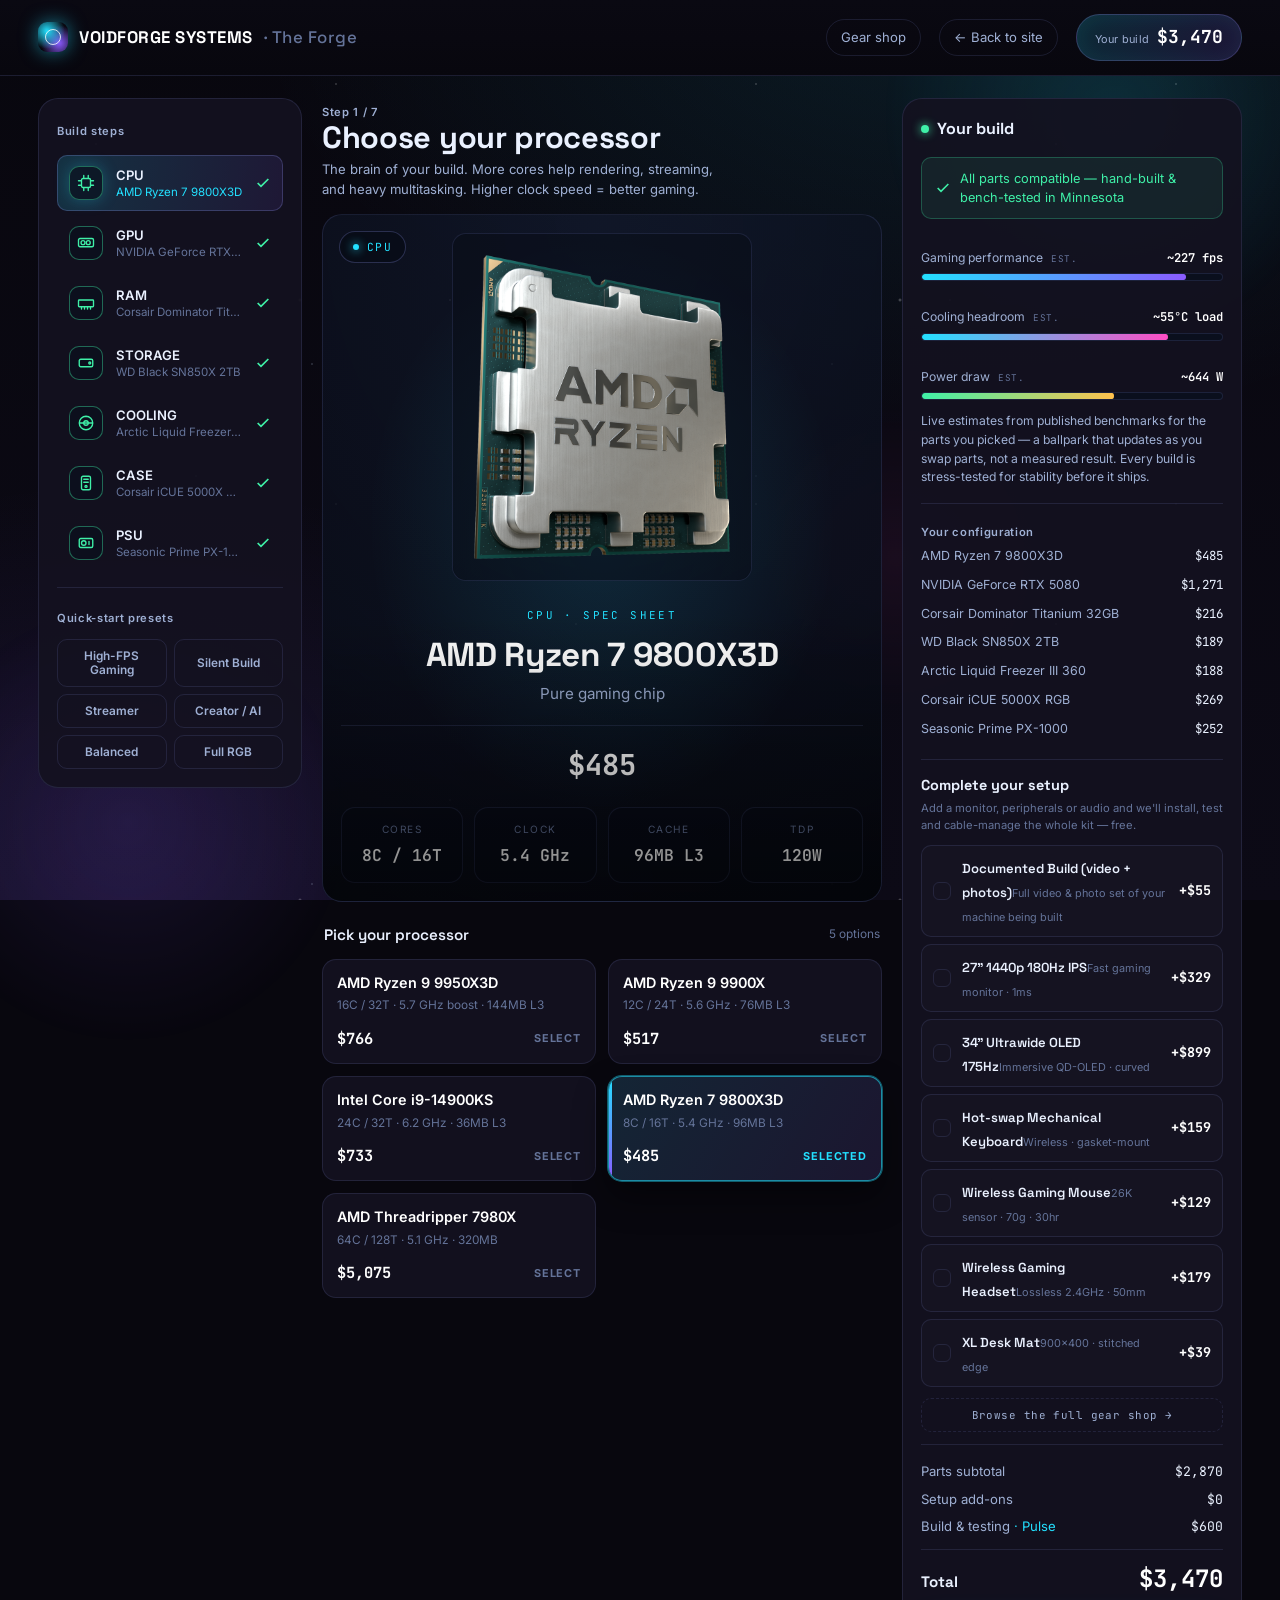
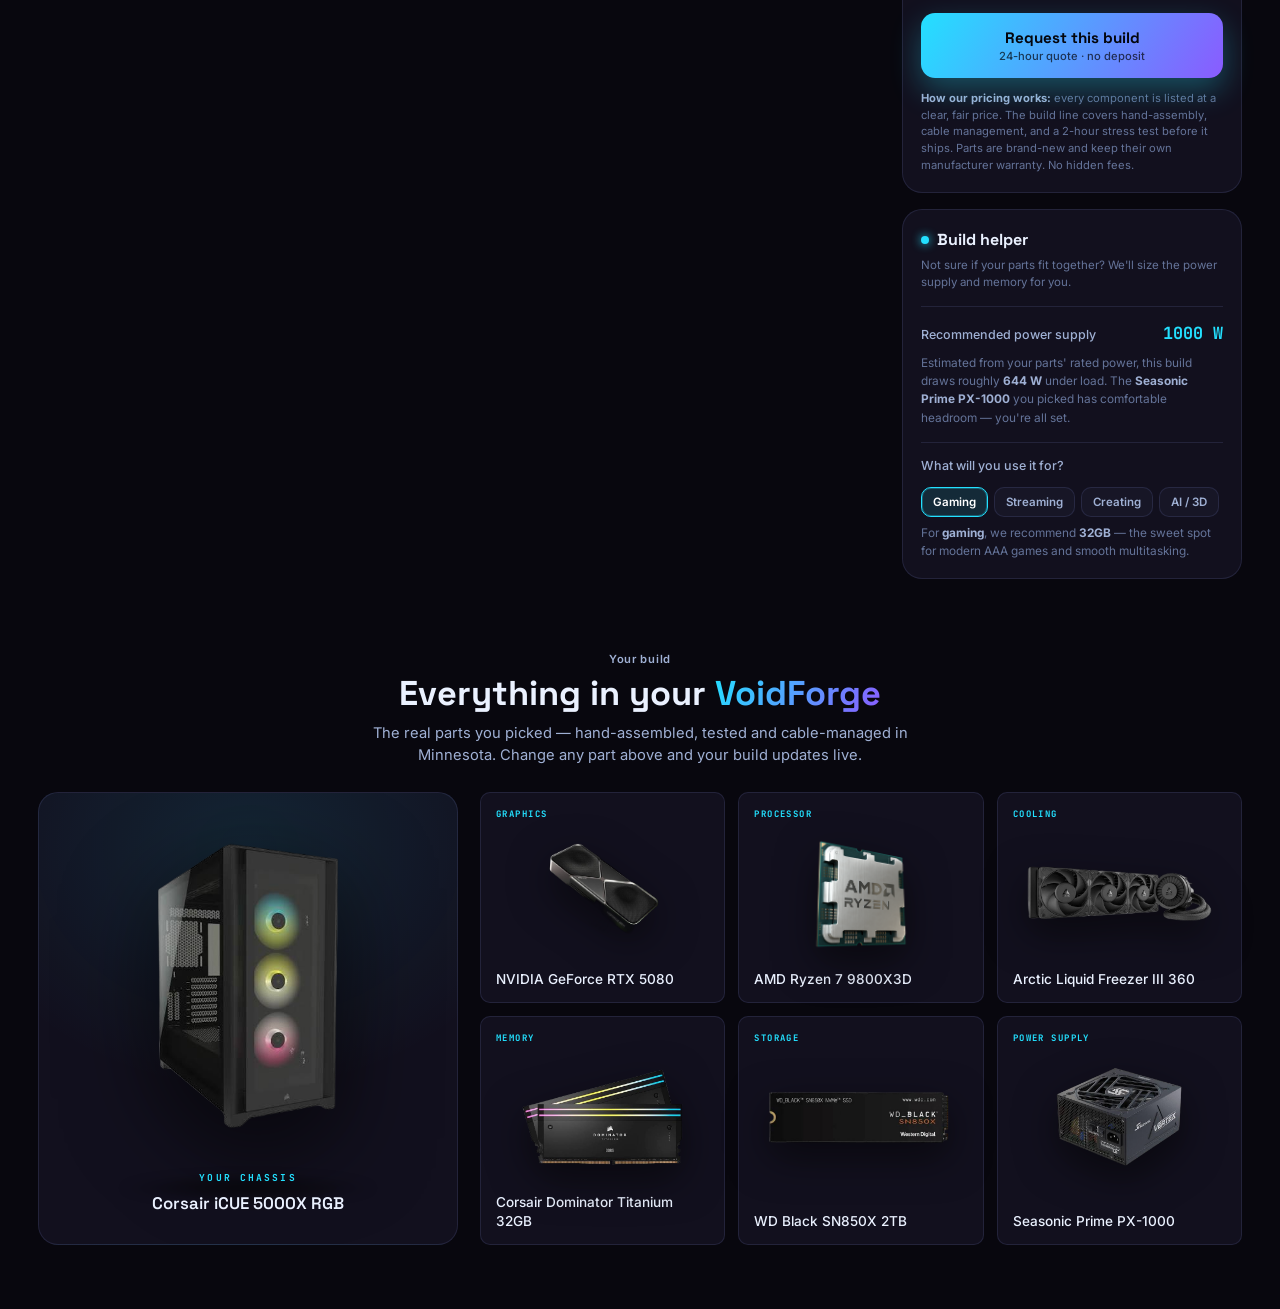
<file: forge.html>
<!doctype html>
<html lang="en">
<head>
<meta charset="utf-8"/>
<meta name="viewport" content="width=device-width, initial-scale=1"/>
<title>The Forge — Build Your VoidForge Systems PC</title>
<meta name="description" content="Configure your hand-built custom PC. Premium components, transparent pricing, built by hand in Minnesota."/>
<meta name="theme-color" content="#08070e" />
<link rel="icon" type="image/svg+xml" href="data:image/svg+xml,%3Csvg xmlns='http://www.w3.org/2000/svg' viewBox='0 0 100 100'%3E%3Crect width='100' height='100' rx='22' fill='%2305060a'/%3E%3Ccircle cx='50' cy='50' r='22' fill='none' stroke='%2300d4ff' stroke-width='4'/%3E%3Ccircle cx='50' cy='50' r='8' fill='%2300d4ff'/%3E%3C/svg%3E" />
<link rel="apple-touch-icon" href="apple-touch-icon.png" />
<link rel="canonical" href="https://voidforgesystems.com/forge.html" />
<meta property="og:type" content="website" />
<meta property="og:title" content="The Forge — Build Your Custom PC · VoidForge Systems" />
<meta property="og:description" content="Configure your hand-built custom PC. Premium components, transparent pricing, built by hand in Minnesota." />
<meta property="og:url" content="https://voidforgesystems.com/forge.html" />
<meta property="og:site_name" content="VoidForge Systems" />
<meta property="og:image" content="https://voidforgesystems.com/og-image.png" />
<meta property="og:image:width" content="1200" />
<meta property="og:image:height" content="630" />
<meta name="twitter:card" content="summary_large_image" />
<meta name="twitter:image" content="https://voidforgesystems.com/og-image.png" />
<link rel="preconnect" href="https://fonts.googleapis.com">
<link rel="preconnect" href="https://fonts.gstatic.com" crossorigin>
<link href="https://fonts.googleapis.com/css2?family=Space+Grotesk:wght@400;500;600;700&family=JetBrains+Mono:wght@400;500;700&family=Inter:wght@400;500;600&display=swap" rel="stylesheet">
<style>
/* ============================================================
   VOIDFORGE SYSTEMS — "THE FORGE" configurator
   Design system: deep-space glass + holographic aurora.
   Performance rules: animate ONLY transform/opacity. No layout
   thrash, no per-frame blur, reduced-motion aware.
   ============================================================ */
:root{
  --bg:#08070e; --bg-2:#0c0a16; --panel:rgba(20,18,32,.92);
  --panel-solid:#12101c; --line:rgba(150,160,255,.13); --line-2:rgba(150,160,255,.24);
  --txt:#eaf1ff; --txt-dim:#9fb0d4; --txt-mut:#647399;
  --cyan:#23e0ff; --violet:#8a5bff; --magenta:#ff4dc4; --gold:#ffc24d; --green:#3ff0a8;
  --accent:var(--cyan);
  --radius:20px; --radius-sm:10px; --radius-md:14px;
  --ease:cubic-bezier(.16,1,.3,1);
  --focus-ring:0 0 0 3px rgba(35,224,255,.45);
  --font:'Inter',system-ui,sans-serif; --display:'Space Grotesk',sans-serif; --mono:'JetBrains Mono',monospace;
}
*{box-sizing:border-box;margin:0;padding:0}
html{scroll-behavior:smooth}
body{font-family:var(--font);background:var(--bg);color:var(--txt);min-height:100vh;overflow-x:hidden;line-height:1.5;-webkit-font-smoothing:antialiased}
a{color:inherit;text-decoration:none}
button{font-family:inherit;cursor:pointer;border:none;background:none;color:inherit}
::selection{background:rgba(35,224,255,.3);color:#fff}
/* Unified keyboard focus ring — matches site-wide focus system */
a:focus-visible,button:focus-visible,input:focus-visible,textarea:focus-visible,
select:focus-visible,[tabindex]:focus-visible,[role="button"]:focus-visible{outline:none;box-shadow:var(--focus-ring)}

/* ---------- Ambient background (cheap, compositor-only) ---------- */
.bg-wrap{position:fixed;inset:0;z-index:-2;background:
   radial-gradient(1200px 800px at 75% -5%, rgba(35,224,255,.10), transparent 60%),
   radial-gradient(1000px 700px at 10% 100%, rgba(138,91,255,.12), transparent 60%),
   linear-gradient(180deg,var(--bg),var(--bg-2))}
.bg-stars{position:fixed;inset:0;z-index:-2;opacity:.5;background-image:
    radial-gradient(1px 1px at 20% 30%, #fff, transparent),
    radial-gradient(1px 1px at 60% 70%, #cfe6ff, transparent),
    radial-gradient(1px 1px at 80% 20%, #fff, transparent),
    radial-gradient(1px 1px at 35% 85%, #bcd4ff, transparent),
    radial-gradient(1px 1px at 90% 60%, #fff, transparent),
    radial-gradient(2px 2px at 50% 50%, rgba(255,255,255,.7), transparent);
  background-size:480px 480px,520px 520px,420px 420px,560px 560px,500px 500px,600px 600px}
/* Static soft glows — NO blur filter, NO animation (radial edge is already soft). Cheap. */
.aurora{position:fixed;z-index:-1;border-radius:50%;opacity:.4;pointer-events:none}
.aurora.a1{width:42vw;height:42vw;top:-12vw;right:-8vw;background:radial-gradient(circle,rgba(35,224,255,.30),transparent 62%)}
.aurora.a2{width:40vw;height:40vw;bottom:-14vw;left:-10vw;background:radial-gradient(circle,rgba(138,91,255,.28),transparent 62%)}
.aurora.a3{width:28vw;height:28vw;top:42%;left:56%;background:radial-gradient(circle,rgba(255,77,196,.16),transparent 62%)}
/* Slow ambient drift — transform-only, compositor-cheap, accessible. */
@media (prefers-reduced-motion: no-preference){
  .aurora{will-change:transform}
  .aurora.a1{animation:auroraDriftA 52s ease-in-out infinite}
  .aurora.a2{animation:auroraDriftB 64s ease-in-out infinite}
  .aurora.a3{animation:auroraDriftC 72s ease-in-out infinite}
}
@keyframes auroraDriftA{0%,100%{transform:translate3d(0,0,0)}50%{transform:translate3d(-5vw,4vh,0)}}
@keyframes auroraDriftB{0%,100%{transform:translate3d(0,0,0)}50%{transform:translate3d(6vw,-3vh,0)}}
@keyframes auroraDriftC{0%,100%{transform:translate3d(0,0,0)}50%{transform:translate3d(-4vw,-5vh,0)}}
/* ---------- Top bar ---------- */
.nf-top{position:sticky;top:0;z-index:40;display:flex;align-items:center;gap:18px;
  padding:14px clamp(16px,3vw,38px);
  background:linear-gradient(180deg,#0a0912,#08070e);border-bottom:1px solid var(--line)}
.nf-brand{display:flex;align-items:center;gap:11px;font-family:var(--display);font-weight:700;letter-spacing:.5px;font-size:1.05rem}
.nf-brand .mark{width:30px;height:30px;border-radius:9px;position:relative;background:
  radial-gradient(circle at 30% 30%,var(--cyan),transparent 60%),radial-gradient(circle at 70% 70%,var(--violet),transparent 60%);
  box-shadow:0 0 18px rgba(35,224,255,.5);flex:none}
.nf-brand .mark::after{content:"";position:absolute;inset:7px;border-radius:50%;border:1.5px solid rgba(255,255,255,.8)}
.nf-brand b{color:#fff}.nf-brand span{color:var(--txt-mut);font-weight:500}
.nf-top .spacer{flex:1}
.nf-back{font-size:.82rem;color:var(--txt-dim);display:flex;align-items:center;gap:7px;padding:8px 14px;border:1px solid var(--line);border-radius:99px;transition:.25s var(--ease)}
.nf-back:hover{border-color:var(--line-2);color:#fff;transform:translateY(-1px)}
.price-pill{display:flex;align-items:baseline;gap:8px;padding:9px 18px;border-radius:99px;
  background:linear-gradient(120deg,rgba(35,224,255,.16),rgba(138,91,255,.16));border:1px solid var(--line-2);
  box-shadow:inset 0 0 20px rgba(35,224,255,.08)}
.price-pill .lbl{font-size:.68rem;letter-spacing:.02em;color:var(--txt-dim)}
.price-pill .val{font-family:var(--mono);font-weight:700;font-size:1.12rem;color:#fff}

/* ---------- Layout ---------- */
.forge{display:grid;grid-template-columns:264px minmax(0,1fr) 340px;gap:20px;
  max-width:1640px;margin:0 auto;padding:22px clamp(16px,3vw,38px) 60px;align-items:start}
.col-rail{position:sticky;top:84px}
.panel{background:var(--panel);border:1px solid var(--line);border-radius:var(--radius)}
.panel-pad{padding:18px}
.eyebrow{font-size:.7rem;letter-spacing:.06em;text-transform:none;color:var(--txt-dim);font-weight:600}

/* ---------- Step rail ---------- */
.steps{display:flex;flex-direction:column;gap:4px;margin-top:14px}
.step{display:flex;align-items:center;gap:13px;padding:11px 12px;border-radius:var(--radius-sm);
  position:relative;transition:background .25s var(--ease),transform .25s var(--ease);text-align:left;width:100%}
.step:hover{background:rgba(140,170,255,.06)}
.step.active{background:linear-gradient(100deg,rgba(35,224,255,.16),rgba(138,91,255,.10));box-shadow:inset 0 0 0 1px var(--line-2)}
.step .ico{width:34px;height:34px;border-radius:var(--radius-sm);display:grid;place-items:center;flex:none;
  background:rgba(10,16,30,.7);border:1px solid var(--line);color:var(--txt-dim);transition:.25s}
.step.active .ico{color:var(--cyan);border-color:rgba(35,224,255,.5);box-shadow:0 0 16px rgba(35,224,255,.25)}
.step.done .ico{color:var(--green);border-color:rgba(63,240,168,.4)}
.step .ico svg{width:18px;height:18px}
.step .meta{flex:1;min-width:0;display:flex;flex-direction:column;gap:2px;overflow:hidden}
.step .meta .t{font-size:.82rem;font-weight:600;color:var(--txt);white-space:nowrap;overflow:hidden;text-overflow:ellipsis;max-width:100%}
.step .meta .s{display:block;font-size:.72rem;color:var(--txt-mut);white-space:nowrap;overflow:hidden;text-overflow:ellipsis;max-width:100%}
.step.active .meta .s{color:var(--cyan)}
.step .chk{width:16px;height:16px;flex:none;opacity:0;color:var(--green);transition:opacity .2s}
.step.done .chk{opacity:1}
.rail-presets{margin-top:16px;padding-top:16px;border-top:1px solid var(--line)}
.preset-grid{display:grid;grid-template-columns:1fr 1fr;gap:7px;margin-top:11px}
.preset{font-size:.74rem;font-weight:600;padding:9px 8px;border-radius:var(--radius-sm);border:1px solid var(--line);
  color:var(--txt-dim);transition:.2s var(--ease);text-align:center}
.preset:hover{border-color:var(--line-2);color:#fff;background:rgba(140,170,255,.07);transform:translateY(-1px)}
/* ---------- Center stage ---------- */
.stage-head{display:flex;align-items:flex-end;justify-content:space-between;gap:16px;margin-bottom:14px}
.stage-head h1{font-family:var(--display);font-weight:700;font-size:clamp(1.4rem,2.4vw,2rem);line-height:1.05;letter-spacing:-.01em}
.stage-head .help{font-size:.82rem;color:var(--txt-dim);max-width:52ch;margin-top:6px}
.view-toggle{display:flex;gap:4px;padding:4px;border:1px solid var(--line);border-radius:99px;background:rgba(10,16,30,.6);flex:none}
.view-toggle button{font-size:.74rem;font-weight:600;padding:7px 14px;border-radius:99px;color:var(--txt-mut);transition:.2s}
.view-toggle button.on{background:linear-gradient(120deg,rgba(35,224,255,.22),rgba(138,91,255,.18));color:#fff}

.stage{position:relative;border-radius:var(--radius);overflow:hidden;border:1px solid var(--line);
  background:radial-gradient(120% 120% at 50% 0%,rgba(20,28,50,.65),rgba(6,9,17,.9));min-height:340px}
.stage-glow{position:absolute;inset:0;background:radial-gradient(60% 60% at 50% 45%,rgba(35,224,255,.16),transparent 70%);
  opacity:.8;transition:opacity .5s;pointer-events:none}
.stage-floor{position:absolute;left:0;right:0;bottom:0;height:42%;
  background:linear-gradient(180deg,transparent,rgba(0,0,0,.5));pointer-events:none}
.stage-view{position:relative;display:grid;place-items:center;padding:18px;min-height:240px}
.stage-media{position:relative;width:100%;max-width:600px}
.stage-media img.part-photo{width:100%;height:auto;display:block;border-radius:var(--radius-md);box-shadow:0 30px 60px rgba(0,0,0,.55)}
/* ---- Premium spec sheet (real component data, zero fake imagery) ---- */
.spec-sheet{display:flex;flex-direction:column;align-items:center;text-align:center;gap:20px;width:100%;max-width:560px;margin:0 auto;animation:specIn .3s var(--ease)}
@keyframes specIn{from{opacity:0;transform:translateY(12px)}to{opacity:1;transform:none}}
.spec-photo{width:100%;max-width:300px;border-radius:var(--radius-md);overflow:hidden;background:rgba(8,12,22,.5);border:1px solid var(--line)}
.spec-photo img{width:100%;height:auto;display:block}
.spec-head .kicker{font-family:var(--mono);font-size:.68rem;letter-spacing:.22em;text-transform:uppercase;color:var(--cyan)}
.spec-head .spec-name{font-family:var(--display);font-weight:700;font-size:clamp(1.5rem,2.6vw,2.15rem);line-height:1.08;margin-top:12px;color:#fff;letter-spacing:-.01em}
.spec-head .spec-tag{font-size:.95rem;color:var(--txt-dim);margin-top:10px;line-height:1.45}
.spec-head{width:100%}
.spec-price{display:flex;align-items:baseline;justify-content:center;gap:12px;margin-top:20px;padding-top:18px;border-top:1px solid var(--line)}
.spec-price .now{font-family:var(--mono);font-weight:700;font-size:1.8rem;color:#fff}
.spec-price .was{font-size:1rem;color:var(--txt-mut);text-decoration:line-through}
.spec-price .save{font-family:var(--display);font-weight:700;font-size:.7rem;letter-spacing:.04em;padding:4px 10px;border-radius:99px;color:#04060d;background:linear-gradient(120deg,var(--gold),#ff8a3d)}
.spec-grid{display:grid;grid-template-columns:repeat(auto-fit,minmax(116px,1fr));gap:11px;width:100%}
.spec-cell{padding:14px 16px;border-radius:var(--radius-md);background:rgba(8,12,22,.55);border:1px solid var(--line);text-align:center;min-width:0}
.spec-cell .sk{display:block;font-size:.63rem;letter-spacing:.15em;text-transform:uppercase;color:var(--txt-mut)}
.spec-cell .sv{display:block;font-family:var(--mono);font-weight:600;font-size:1.02rem;color:#fff;margin-top:6px;word-break:break-word}
.stage-tag{position:absolute;top:16px;left:16px;display:flex;align-items:center;gap:8px;
  font-family:var(--mono);font-size:.7rem;letter-spacing:.12em;text-transform:uppercase;color:var(--cyan);
  padding:7px 13px;border-radius:99px;background:rgba(8,12,22,.7);border:1px solid var(--line-2)}
.stage-tag .dot{width:6px;height:6px;border-radius:50%;background:var(--cyan);box-shadow:0 0 10px var(--cyan)}
.deal-badge{position:absolute;top:16px;right:16px;font-family:var(--display);font-weight:700;font-size:.74rem;
  padding:8px 14px;border-radius:99px;color:#04060d;background:linear-gradient(120deg,var(--gold),#ff8a3d);
  box-shadow:0 8px 24px rgba(255,138,61,.4);display:none}
.deal-badge.show{display:block}
.photo-hint{position:absolute;bottom:14px;left:50%;transform:translateX(-50%);font-size:.68rem;color:var(--txt-mut);
  background:rgba(8,12,22,.7);border:1px solid var(--line);padding:5px 12px;border-radius:99px;white-space:nowrap}

/* ---------- Choice cards ---------- */
.choices-head{display:flex;align-items:center;justify-content:space-between;margin:22px 2px 12px}
.choices-head .lbl{font-family:var(--display);font-weight:600;font-size:.95rem}
.choices-head .cnt{font-size:.74rem;color:var(--txt-mut)}
.choices{display:grid;grid-template-columns:repeat(auto-fill,minmax(208px,1fr));gap:12px}
.choice{position:relative;text-align:left;padding:14px;border-radius:var(--radius-md);border:1px solid var(--line);
  background:var(--panel);transition:transform .25s var(--ease),border-color .25s var(--ease),box-shadow .25s var(--ease);overflow:hidden}
.choice:hover{transform:translateY(-3px);border-color:var(--line-2);box-shadow:0 14px 30px rgba(0,0,0,.4)}
.choice.sel{border-color:rgba(35,224,255,.6);box-shadow:0 0 0 1px rgba(35,224,255,.4),0 16px 34px rgba(0,0,0,.45)}
.choice.sel::before{content:"";position:absolute;inset:0;background:linear-gradient(120deg,rgba(35,224,255,.1),rgba(138,91,255,.08));pointer-events:none}
.choice::after{content:"";position:absolute;left:0;top:0;bottom:0;width:3px;background:linear-gradient(180deg,var(--cyan),var(--violet));opacity:0;transition:opacity .25s var(--ease)}
.choice.sel::after{opacity:1}
.choice .c-name{font-weight:600;font-size:.9rem;line-height:1.3;position:relative;color:#fff;overflow-wrap:break-word}
.choice.has-deal .c-name{padding-right:52px}
.choice .c-tag{font-size:.74rem;color:var(--txt-mut);margin-top:5px;position:relative;line-height:1.4}
.choice .c-foot{display:flex;align-items:center;justify-content:space-between;margin-top:14px;position:relative}
.choice .c-price{font-family:var(--mono);font-weight:700;font-size:.96rem;color:#fff}
.choice .c-pick{font-size:.68rem;font-weight:700;letter-spacing:.08em;text-transform:uppercase;color:var(--txt-mut)}
.choice.sel .c-pick{color:var(--cyan)}
.choice .c-deal{position:absolute;top:8px;right:8px;font-size:.6rem;font-weight:700;letter-spacing:.05em;
  padding:3px 8px;border-radius:99px;color:#04060d;background:var(--gold);z-index:2}
/* ---------- Right: Live System ---------- */
.live h3{font-family:var(--display);font-weight:700;font-size:1rem;display:flex;align-items:center;gap:8px}
.live h3 .pulse{width:8px;height:8px;border-radius:50%;background:var(--green);box-shadow:0 0 10px var(--green)}
.meter{margin-top:14px}
.meter .m-top{display:flex;justify-content:space-between;font-size:.76rem;margin-bottom:6px}
.meter .m-top .k{color:var(--txt-dim)}
.meter .m-top .v{font-family:var(--mono);font-weight:600;color:#fff}
.m-track{height:8px;border-radius:99px;background:rgba(10,16,30,.9);overflow:hidden;border:1px solid var(--line)}
.m-fill{height:100%;border-radius:99px;transform-origin:left;transform:scaleX(0);transition:transform .7s var(--ease)}
.m-fill.fps{background:linear-gradient(90deg,var(--cyan),var(--violet))}
.m-fill.pwr{background:linear-gradient(90deg,var(--green),var(--gold))}
.m-fill.thr{background:linear-gradient(90deg,var(--cyan),var(--magenta))}
.compat{display:flex;align-items:center;gap:9px;margin-top:16px;padding:11px 13px;border-radius:var(--radius-sm);
  background:rgba(63,240,168,.08);border:1px solid rgba(63,240,168,.25);font-size:.8rem;color:var(--green)}
.compat.warn{background:rgba(255,194,77,.08);border-color:rgba(255,194,77,.3);color:var(--gold)}
.compat svg{width:16px;height:16px;flex:none}
.live-note{margin-top:12px;font-size:.76rem;line-height:1.55;color:var(--txt-dim)}
.est{margin-top:16px;display:flex;flex-direction:column;gap:13px}
.est-tag{font-family:var(--mono);font-size:.58rem;color:var(--txt-mut);text-transform:uppercase;letter-spacing:.06em;margin-left:5px}

.bom{margin-top:16px;padding-top:14px;border-top:1px solid var(--line)}
.bom-row{display:flex;justify-content:space-between;gap:10px;font-size:.78rem;padding:5px 0;color:var(--txt-dim)}
.bom-row .nm{overflow:hidden;text-overflow:ellipsis;white-space:nowrap}
.bom-row .pp{font-family:var(--mono);color:var(--txt);flex:none}
.totals{margin-top:12px;padding-top:13px;border-top:1px solid var(--line);font-size:.82rem}
.totals .tr{display:flex;justify-content:space-between;padding:4px 0;color:var(--txt-dim)}
.totals .tr .v{font-family:var(--mono);color:var(--txt)}
.totals .grand{display:flex;justify-content:space-between;align-items:baseline;margin-top:8px;padding-top:11px;border-top:1px solid var(--line)}
.totals .grand .l{font-family:var(--display);font-weight:700;font-size:.95rem}
.totals .grand .v{font-family:var(--mono);font-weight:700;font-size:1.5rem;color:#fff}
.cta{display:block;width:100%;margin-top:16px;padding:15px;border-radius:var(--radius-md);text-align:center;
  font-family:var(--display);font-weight:700;font-size:.95rem;color:#04060d;position:relative;overflow:hidden;
  background:linear-gradient(120deg,var(--cyan),var(--violet));box-shadow:0 12px 30px rgba(35,224,255,.3);transition:transform .25s var(--ease)}
.cta:hover{transform:translateY(-2px)}
.cta .sub{display:block;font-family:var(--font);font-weight:500;font-size:.7rem;opacity:.7;margin-top:2px}
.pricing-note{margin-top:12px;font-size:.7rem;line-height:1.5;color:var(--txt-mut)}
.pricing-note b{color:var(--txt-dim)}

/* ---------- Complete your setup (checkout upsell) ---------- */
.setup{margin-top:16px;padding-top:15px;border-top:1px solid var(--line)}
.setup .su-h{display:flex;align-items:baseline;justify-content:space-between;gap:8px;margin-bottom:3px}
.setup .su-h .t{font-family:var(--display);font-weight:700;font-size:.9rem}
.setup .su-h .c{font-family:var(--mono);font-size:.66rem;color:var(--cyan)}
.setup .su-sub{font-size:.7rem;line-height:1.5;color:var(--txt-mut);margin-bottom:11px}
.su-list{display:flex;flex-direction:column;gap:7px}
.su-row{display:flex;align-items:center;gap:11px;padding:9px 11px;border:1px solid var(--line);border-radius:var(--radius-sm);
  background:rgba(255,255,255,.015);cursor:pointer;transition:border-color .2s var(--ease),background .2s var(--ease),transform .15s var(--ease)}
.su-row:hover{border-color:rgba(255,255,255,.16);transform:translateY(-1px)}
.su-row.on{border-color:var(--cyan);background:rgba(35,224,255,.07)}
.su-box{flex:0 0 auto;width:18px;height:18px;border-radius:6px;border:1.6px solid var(--line);display:grid;place-items:center;transition:.2s var(--ease)}
.su-box svg{width:11px;height:11px;stroke:#04060d;stroke-width:3.2;fill:none;opacity:0}
.su-row.on .su-box{background:linear-gradient(120deg,var(--cyan),var(--violet));border-color:transparent}
.su-row.on .su-box svg{opacity:1}
.su-info{flex:1;min-width:0}
.su-nm{font-family:var(--display);font-weight:600;font-size:.82rem;line-height:1.25}
.su-sp{font-size:.68rem;color:var(--txt-mut);margin-top:1px}
.su-pr{flex:0 0 auto;font-family:var(--mono);font-weight:700;font-size:.84rem;color:#fff}
.su-more{display:block;margin-top:11px;text-align:center;font-family:var(--mono);font-size:.68rem;letter-spacing:.04em;
  color:var(--txt-dim);text-decoration:none;padding:8px;border:1px dashed var(--line);border-radius:var(--radius-sm);transition:.2s var(--ease)}
.su-more:hover{color:#fff;border-color:rgba(255,255,255,.22)}

/* ---------- Build helper (PSU + RAM advisor) ---------- */
.helper{margin-top:16px}
.helper h3{font-family:var(--display);font-weight:700;font-size:1rem;display:flex;align-items:center;gap:8px}
.helper h3 .pulse{width:8px;height:8px;border-radius:50%;background:var(--cyan);box-shadow:0 0 10px var(--cyan)}
.helper .sub-h{font-size:.72rem;color:var(--txt-mut);margin-top:5px;line-height:1.5}
.hlp-block{margin-top:15px;padding-top:14px;border-top:1px solid var(--line)}
.hlp-top{display:flex;justify-content:space-between;align-items:baseline;gap:10px;font-size:.78rem}
.hlp-top .hlp-k{color:var(--txt-dim);font-weight:500}
.hlp-top .hlp-v{font-family:var(--mono);font-weight:700;color:var(--cyan);font-size:1.05rem}
.hlp-note{font-size:.74rem;color:var(--txt-mut);line-height:1.55;margin-top:7px}
.hlp-note b{color:var(--txt-dim)}
.hlp-chips{display:flex;flex-wrap:wrap;gap:6px;margin-top:11px}
.uc{font-size:.72rem;font-weight:600;padding:7px 11px;border-radius:var(--radius-sm);border:1px solid var(--line);color:var(--txt-dim);background:rgba(140,170,255,.04);transition:.18s var(--ease)}
.uc:hover{border-color:var(--line-2);color:#fff;transform:translateY(-1px)}
.uc.on{border-color:var(--cyan);color:#fff;background:rgba(35,224,255,.12);box-shadow:0 0 0 1px rgba(35,224,255,.3) inset}
.hlp-btn{display:inline-flex;align-items:center;gap:6px;margin-top:11px;padding:9px 13px;border-radius:var(--radius-sm);font-size:.74rem;font-weight:700;
  border:1px solid rgba(35,224,255,.4);color:var(--cyan);background:rgba(35,224,255,.08);transition:.18s var(--ease)}
.hlp-btn:hover{background:rgba(35,224,255,.16);transform:translateY(-1px)}
.hlp-btn[hidden]{display:none}

/* ---------- Your build, assembled (real-parts showcase) ---------- */
.buildshow{max-width:1320px;margin:6px auto 64px;padding:0 clamp(16px,3vw,38px)}
.bs-head{text-align:center;margin-bottom:26px}
.bs-head h2{font-family:var(--display);font-weight:700;font-size:clamp(1.5rem,3vw,2.15rem);margin-top:6px;line-height:1.1}
.bs-head h2 span{background:linear-gradient(120deg,var(--cyan),var(--violet));-webkit-background-clip:text;background-clip:text;-webkit-text-fill-color:transparent}
.bs-head p{color:var(--txt-dim);margin-top:9px;font-size:.92rem;max-width:560px;margin-left:auto;margin-right:auto}
.bs-stage{display:grid;grid-template-columns:minmax(300px,420px) 1fr;gap:22px;align-items:stretch}

/* ---- Case hero ---- */
.bs-case{position:relative;border:1px solid var(--line);border-radius:var(--radius);overflow:hidden;
  background:radial-gradient(120% 90% at 50% 12%,rgba(35,224,255,.10),transparent 60%),var(--panel);
  display:flex;flex-direction:column;align-items:center;justify-content:center;padding:28px 24px;min-height:420px}
.bs-case::after{content:"";position:absolute;left:50%;bottom:9%;width:62%;height:30px;transform:translateX(-50%);
  background:radial-gradient(ellipse,rgba(0,0,0,.55),transparent 70%);filter:blur(4px)}
.bs-case img{max-width:84%;max-height:330px;object-fit:contain;position:relative;z-index:1;
  filter:drop-shadow(0 30px 46px rgba(0,0,0,.6))}
.bs-case-cap{position:relative;z-index:1;margin-top:20px;text-align:center}
.bs-case-cap .t{display:block;font-family:var(--mono);font-size:.6rem;letter-spacing:.22em;color:var(--cyan);font-weight:700}
.bs-case-cap .n{display:block;font-family:var(--display);font-weight:600;margin-top:5px;font-size:1.05rem}

/* ---- Parts grid ---- */
.bs-parts{display:grid;grid-template-columns:repeat(3,1fr);gap:13px}
.bs-part{position:relative;border:1px solid var(--line);border-radius:var(--radius-sm);background:var(--panel);
  padding:15px 15px 14px;display:flex;flex-direction:column;
  transition:transform .2s var(--ease),border-color .2s var(--ease),box-shadow .2s var(--ease)}
.bs-part:hover{border-color:var(--line-2);transform:translateY(-3px);box-shadow:0 18px 34px rgba(0,0,0,.42)}
.bs-lbl{font-family:var(--mono);font-size:.56rem;letter-spacing:.16em;color:var(--cyan);font-weight:700;text-transform:uppercase}
.bs-ph{height:120px;display:flex;align-items:center;justify-content:center;margin:12px 0 11px}
.bs-ph img{max-width:100%;max-height:120px;object-fit:contain;filter:drop-shadow(0 14px 20px rgba(0,0,0,.5))}
.bs-ph .bs-fallback{font-size:.72rem;color:var(--txt-mut);text-align:center;line-height:1.4;padding:0 8px}
.bs-nm{font-size:.85rem;color:var(--txt);font-weight:500;line-height:1.35;margin-top:auto}
@media(max-width:900px){.bs-stage{grid-template-columns:1fr}.bs-parts{grid-template-columns:repeat(3,1fr)}}
@media(max-width:560px){.bs-parts{grid-template-columns:repeat(2,1fr)}}

/* ---------- Reveal-on-load ---------- */
.rise{opacity:0;transform:translateY(16px);animation:rise .7s var(--ease) forwards}
.rise.d1{animation-delay:.06s}.rise.d2{animation-delay:.12s}.rise.d3{animation-delay:.18s}
@keyframes rise{to{opacity:1;transform:none}}

/* ---------- Responsive ---------- */
@media(max-width:1180px){
  .forge{grid-template-columns:minmax(0,1fr) 320px}
  .col-left{grid-column:1 / -1;position:static}
  .steps{flex-direction:row;flex-wrap:wrap;gap:6px}
  .step{flex:1 1 130px}.step .meta .s{display:none}
}
@media(max-width:900px){
  .forge{grid-template-columns:1fr}
  .col-rail{position:static}
  .stage-head{flex-direction:column;align-items:flex-start}
}
@media(max-width:560px){
  .nf-top{flex-wrap:wrap;gap:10px 14px}
  .nf-top .nf-back{order:3}
  .nf-brand{font-size:.95rem}
  .choices{grid-template-columns:1fr}
  .spec-grid{grid-template-columns:1fr 1fr}
}
@media(prefers-reduced-motion:reduce){
  .aurora{animation:none}.rise{animation:none;opacity:1;transform:none}
  *{transition-duration:.01ms!important}
}
/* ---- Device coverage: phones · laptops · 4K TVs ---- */
img,svg,video,canvas{max-width:100%;height:auto}
html,body{max-width:100%}
*,*::before,*::after{min-width:0}
body{padding-left:env(safe-area-inset-left);padding-right:env(safe-area-inset-right)}
@media(min-width:1900px){
  .forge{max-width:1860px}
  html{font-size:17.5px}
}
@media(min-width:2400px){
  .forge{max-width:2160px}
  .buildshow{max-width:1640px}
  html{font-size:20px}
}
@media(min-width:3400px){
  .forge{max-width:2600px}
  html{font-size:23px}
}
@media(max-width:480px){
  .step{flex:1 1 100%}
  .choices{grid-template-columns:1fr}
  .choice,.preset{min-height:44px}
}
@media(max-height:460px) and (orientation:landscape){
  .forge{padding-top:14px}
}
</style>
</head>
<body>
<div class="bg-wrap"></div>
<div class="bg-stars"></div>
<div class="aurora a1"></div>
<div class="aurora a2"></div>
<div class="aurora a3"></div>
<!-- ===== Top bar ===== -->
<header class="nf-top">
  <a class="nf-brand" href="index.html">
    <span class="mark"></span><b>VOIDFORGE SYSTEMS</b><span>· The Forge</span>
  </a>
  <div class="spacer"></div>
  <a class="nf-back" href="gear.html">Gear shop</a>
  <a class="nf-back" href="index.html">← Back to site</a>
  <div class="price-pill"><span class="lbl">Your build</span><span class="val" id="topPrice">$0</span></div>
</header>

<!-- ===== Configurator ===== -->
<main class="forge">
  <!-- LEFT: steps + presets -->
  <aside class="col-rail col-left rise">
    <div class="panel panel-pad">
      <span class="eyebrow">Build steps</span>
      <div class="steps" id="steps"></div>
      <div class="rail-presets">
        <span class="eyebrow">Quick-start presets</span>
        <div class="preset-grid" id="presets"></div>
      </div>
    </div>
  </aside>

  <!-- CENTER: stage + choices -->
  <section class="col-center rise d1">
    <div class="stage-head">
      <div>
        <span class="eyebrow" id="stepCount">Step 1 / 7</span>
        <h1 id="stageTitle">Choose your processor</h1>
        <p class="help" id="stageHelp"></p>
      </div>
    </div>

    <div class="stage">
      <div class="stage-glow"></div>
      <div class="stage-view">
        <span class="stage-tag" id="stageTag"><span class="dot"></span><span>CPU</span></span>
        <span class="deal-badge" id="dealBadge">DEAL</span>
        <div class="stage-media" id="stageMedia"></div>
      </div>
      <div class="stage-floor"></div>
    </div>

    <div class="choices-head">
      <span class="lbl" id="choicesLbl">Pick your processor</span>
      <span class="cnt" id="choicesCnt"></span>
    </div>
    <div class="choices" id="choices"></div>
  </section>

  <!-- RIGHT: live system -->
  <aside class="col-rail col-right rise d2">
    <div class="panel panel-pad live">
      <h3><span class="pulse"></span>Your build</h3>
      <div class="compat" id="compat"><svg viewBox="0 0 24 24" fill="none" stroke="currentColor" stroke-width="2.4"><path d="M20 6L9 17l-5-5"/></svg><span id="compatTxt">All parts compatible — hand-built &amp; bench-tested in Minnesota</span></div>

      <div class="est">
        <div class="meter">
          <div class="m-top"><span class="k">Gaming performance <span class="est-tag">est.</span></span><span class="v" id="fpsV">—</span></div>
          <div class="m-track"><div class="m-fill fps" id="fpsBar"></div></div>
        </div>
        <div class="meter">
          <div class="m-top"><span class="k">Cooling headroom <span class="est-tag">est.</span></span><span class="v" id="thrV">—</span></div>
          <div class="m-track"><div class="m-fill thr" id="thrBar"></div></div>
        </div>
        <div class="meter">
          <div class="m-top"><span class="k">Power draw <span class="est-tag">est.</span></span><span class="v" id="pwrV">—</span></div>
          <div class="m-track"><div class="m-fill pwr" id="pwrBar"></div></div>
        </div>
      </div>
      <p class="live-note">Live estimates from published benchmarks for the parts you picked — a ballpark that updates as you swap parts, not a measured result. Every build is stress-tested for stability before it ships.</p>

      <div class="bom">
        <span class="eyebrow">Your configuration</span>
        <div id="bom"></div>
      </div>
      <div class="setup">
        <div class="su-h"><span class="t">Complete your setup</span><span class="c" id="suCount"></span></div>
        <p class="su-sub">Add a monitor, peripherals or audio and we'll install, test and cable-manage the whole kit — free.</p>
        <div class="su-list" id="suList"></div>
        <a class="su-more" href="gear.html">Browse the full gear shop →</a>
      </div>

      <div class="totals">
        <div class="tr"><span>Parts subtotal</span><span class="v" id="subV">$0</span></div>
        <div class="tr" id="addonRow" hidden><span>Setup add-ons <span id="addonN" style="color:var(--cyan)"></span></span><span class="v" id="addonV">$0</span></div>
        <div class="tr"><span>Build &amp; testing <span id="tierName" style="color:var(--cyan)"></span></span><span class="v" id="feeV">$0</span></div>
        <div class="grand"><span class="l">Total</span><span class="v" id="grandV">$0</span></div>
      </div>
      <button class="cta" id="cta">Request this build<span class="sub">24-hour quote · no deposit</span></button>
      <p class="pricing-note" id="pricingNote"></p>
    </div>

    <div class="panel panel-pad helper">
      <h3><span class="pulse"></span>Build helper</h3>
      <p class="sub-h">Not sure if your parts fit together? We'll size the power supply and memory for you.</p>

      <div class="hlp-block">
        <div class="hlp-top"><span class="hlp-k">Recommended power supply</span><span class="hlp-v" id="psuRecV">—</span></div>
        <p class="hlp-note" id="psuRecNote"></p>
        <button class="hlp-btn" id="psuFix" hidden></button>
      </div>

      <div class="hlp-block">
        <div class="hlp-top"><span class="hlp-k">What will you use it for?</span></div>
        <div class="hlp-chips" id="useChips"></div>
        <p class="hlp-note" id="ramRecNote"></p>
        <button class="hlp-btn" id="ramFix" hidden></button>
      </div>
    </div>
  </aside>
</main>

<!-- ===== Your build, assembled ===== -->
<section class="buildshow rise" id="buildshow">
  <div class="bs-head">
    <span class="eyebrow">Your build</span>
    <h2>Everything in your <span>VoidForge</span></h2>
    <p>The real parts you picked — hand-assembled, tested and cable-managed in Minnesota. Change any part above and your build updates live.</p>
  </div>
  <div class="bs-stage">
    <div class="bs-case">
      <img id="bsCaseImg" alt="">
      <div class="bs-case-cap"><span class="t">YOUR CHASSIS</span><span class="n" id="bsCaseName"></span></div>
    </div>
    <div class="bs-parts" id="bsParts"></div>
  </div>
</section>

<script src="assets/parts/photos.js"></script>
<script>
/* ============================================================
   THE FORGE — configurator engine
   ============================================================ */
/* Cancel stray middle-click autoscroll on empty space (leaves links alone) */
document.addEventListener('mousedown', (e) => {
  if (e.button === 1 && !(e.target.closest && e.target.closest('a, button, [role="button"], input, textarea, select'))) {
    e.preventDefault();
  }
}, false);
const CATS = [
  { id:'cpu', title:'Choose your processor', lbl:'Pick your processor', help:'The brain of your build. More cores help rendering, streaming, and heavy multitasking. Higher clock speed = better gaming.' },
  { id:'gpu', title:'Pick your graphics card', lbl:'Pick your graphics card', help:'The GPU is what makes games look gorgeous. Bigger card = higher framerates and prettier ray tracing.' },
  { id:'ram', title:'How much memory?', lbl:'Choose your memory', help:'RAM is your short-term memory. 32GB is great for gaming, 64GB+ for creators, 128GB+ for AI work.' },
  { id:'storage', title:'Storage', lbl:'Choose your storage', help:'NVMe SSDs are silent and ridiculously fast. Pick more if you keep big libraries or work with video.' },
  { id:'cooling', title:'Cooling', lbl:'Choose your cooling', help:'Bigger radiator = lower temps and quieter fans under load. Air coolers are silent at idle.' },
  { id:'case', title:'Pick your case', lbl:'Pick your case', help:'The case sets the personality of your build. Bigger cases stay cooler; smaller ones look stealthy.' },
  { id:'psu', title:'Power supply', lbl:'Choose your power supply', help:'A titanium-rated PSU is silent, efficient, and lasts a decade. Always size up — your future self thanks you.' }
];
const PARTS = {
  cpu:[
    {id:'cpu1',name:'AMD Ryzen 9 9950X3D',tag:'Gaming + multicore king',specs:{cores:'16C / 32T',clock:'5.7 GHz boost',cache:'144MB L3',tdp:'170W'},mc:709,perf:98,watts:170,heat:88,brand:'amd'},
    {id:'cpu2',name:'AMD Ryzen 9 9900X',tag:'Balanced powerhouse',specs:{cores:'12C / 24T',clock:'5.6 GHz',cache:'76MB L3',tdp:'120W'},mc:479,perf:90,watts:120,heat:72,brand:'amd'},
    {id:'cpu3',name:'Intel Core i9-14900KS',tag:'Ultimate Intel beast',specs:{cores:'24C / 32T',clock:'6.2 GHz',cache:'36MB L3',tdp:'150W'},mc:679,perf:96,watts:200,heat:95,brand:'intel'},
    {id:'cpu4',name:'AMD Ryzen 7 9800X3D',tag:'Pure gaming chip',specs:{cores:'8C / 16T',clock:'5.4 GHz',cache:'96MB L3',tdp:'120W'},mc:449,perf:88,watts:120,heat:68,brand:'amd'},
    {id:'cpu5',name:'AMD Threadripper 7980X',tag:'Creator workstation',specs:{cores:'64C / 128T',clock:'5.1 GHz',cache:'320MB',tdp:'350W'},mc:4699,perf:100,watts:350,heat:92,brand:'amd'}
  ],
  gpu:[
    {id:'gpu1',name:'NVIDIA GeForce RTX 5090',tag:'Flagship — uncompromised',specs:{vram:'32GB GDDR7',cuda:'21,760',power:'575W',length:'358mm'},mc:1999,perf:100,watts:575,heat:90,tier:'flagship'},
    {id:'gpu2',name:'NVIDIA GeForce RTX 5080',tag:'4K ray tracing icon',specs:{vram:'16GB GDDR7',cuda:'10,752',power:'400W',length:'310mm'},mc:1199,perf:90,watts:400,heat:78,tier:'high'},
    {id:'gpu3',name:'NVIDIA GeForce RTX 5070 Ti',tag:'High-frame 1440p hero',specs:{vram:'12GB GDDR7',cuda:'8,448',power:'285W',length:'285mm'},mc:849,perf:80,watts:285,heat:68,tier:'mid'},
    {id:'gpu4',name:'NVIDIA RTX 6000 Ada',tag:'AI + workstation',specs:{vram:'48GB ECC',cuda:'18,176',power:'300W',length:'267mm'},mc:6499,perf:98,watts:300,heat:72,tier:'pro'},
    {id:'gpu5',name:'AMD Radeon RX 9900 XTX',tag:'Raster powerhouse',specs:{vram:'24GB GDDR7',stream:'7,680',power:'420W',length:'325mm'},mc:1049,perf:88,watts:420,heat:80,tier:'amd'}
  ],
  ram:[
    {id:'ram1',name:'G.Skill Trident Z5 RGB 64GB',tag:'Sweet spot for everything',specs:{size:'2 × 32GB',speed:'DDR5-6400',cas:'CL30',rgb:'Yes'},mc:289,perf:88,watts:14,heat:0},
    {id:'ram2',name:'Kingston Fury Renegade 128GB',tag:'Creator + AI / huge',specs:{size:'4 × 32GB',speed:'DDR5-6000',cas:'CL32',rgb:'Yes'},mc:519,perf:94,watts:22,heat:0},
    {id:'ram3',name:'Corsair Dominator Titanium 32GB',tag:'Cinematic gaming',specs:{size:'2 × 16GB',speed:'DDR5-7200',cas:'CL34',rgb:'Yes'},mc:219,perf:82,watts:10,heat:0},
    {id:'ram4',name:'Crucial Pro Workstation 256GB',tag:'Industrial / ECC',specs:{size:'4 × 64GB',speed:'DDR5-5600 ECC',cas:'CL46',rgb:'No'},mc:1049,perf:96,watts:32,heat:0}
  ],
  storage:[
    {id:'st1',name:'Samsung 9100 Pro 4TB NVMe',tag:'PCIe 5.0 flagship',specs:{size:'4TB',interface:'PCIe 5.0 x4',read:'14,800 MB/s',write:'13,400 MB/s'},mc:459,perf:96,watts:11,heat:0},
    {id:'st2',name:'WD Black SN850X 2TB',tag:'Gamer favorite',specs:{size:'2TB',interface:'PCIe 4.0 x4',read:'7,300 MB/s',write:'6,600 MB/s'},mc:164,perf:84,watts:8,heat:0},
    {id:'st3',name:'Crucial T705 8TB NVMe',tag:'Massive Gen 5 vault',specs:{size:'8TB',interface:'PCIe 5.0 x4',read:'14,500 MB/s',write:'12,700 MB/s'},mc:949,perf:98,watts:14,heat:0},
    {id:'st4',name:'Solidigm D5 1.6TB Enterprise',tag:'Always-on workstation',specs:{size:'1.6TB',interface:'U.2 NVMe',read:'7,000 MB/s',write:'6,800 MB/s'},mc:399,perf:90,watts:12,heat:0}
  ],
  cooling:[
    {id:'cl1',name:'be quiet! Pure Loop 2 FX 360',tag:'Our pick — strong all-round 360mm AIO',specs:{size:'360mm AIO',fans:'3 × 120mm',cooling:'Liquid',rgb:'aRGB pump + fans'},mc:279,perf:98,watts:18,heat:-45},
    {id:'cl2',name:'Arctic Liquid Freezer III 360',tag:'Great value 360mm AIO',specs:{size:'360mm AIO',fans:'3 × 120mm',cooling:'Liquid',rgb:'Pump only'},mc:159,perf:90,watts:16,heat:-38},
    {id:'cl3',name:'Noctua NH-D15 G2 Air',tag:'Premium dual-tower air',specs:{size:'Dual-tower air',fans:'2 × 140mm',cooling:'Air',rgb:'None'},mc:139,perf:84,watts:8,heat:-32}
  ],
  case:[
    {id:'cs1',name:'Corsair iCUE 5000X RGB',tag:'Four-panel tempered glass',specs:{form:'Mid tower',glass:'Front + side tempered',drives:'4 × 2.5" + 2 × 3.5"',fans:'3 RGB included'},mc:224,perf:0,watts:0,heat:-8,model:'5000X'},
    {id:'cs2',name:'Lian Li O11 Vision',tag:'Three-sided glass',specs:{form:'Mid tower',glass:'Tri-panel',drives:'4 × NVMe',fans:'Sold separately'},mc:174,perf:0,watts:0,heat:-5,model:'VISION'},
    {id:'cs3',name:'Fractal Define 7 Stealth',tag:'Stealth + silent',specs:{form:'Mid tower',glass:'Sound-dampened',drives:'14 × storage',fans:'3 included'},mc:149,perf:0,watts:0,heat:-3,model:'DEFINE'},
    {id:'cs4',name:'Lian Li O11 Dynamic EVO XL',tag:'Dual-chamber showcase',specs:{form:'Full tower',glass:'Wraparound',drives:'4 × 2.5" + 4 × 3.5"',fans:'Up to 10 fans'},mc:499,perf:0,watts:0,heat:-15,model:'O11 XL'}
  ],
  psu:[
    {id:'ps1',name:'ASUS ROG Thor 1200W',tag:'Silent, modular, future-proof',specs:{watts:'1200W',cert:'80+ Platinum',cables:'Fully modular',warranty:'10 years'},mc:299,perf:0,cap:1200,watts:0,heat:0,label:'1200W'},
    {id:'ps2',name:'Seasonic Prime PX-1000',tag:'Reference quality',specs:{watts:'1000W',cert:'80+ Platinum',cables:'Fully modular',warranty:'12 years'},mc:219,perf:0,cap:1000,watts:0,heat:0,label:'1000W'},
    {id:'ps3',name:'Corsair AX1600i',tag:'Workstation grade',specs:{watts:'1600W',cert:'80+ Titanium',cables:'Fully modular + iCUE',warranty:'10 years'},mc:499,perf:0,cap:1600,watts:0,heat:0,label:'1600W'}
  ]
};
const PRESETS = {
  'High-FPS Gaming':{cpu:'cpu4',gpu:'gpu2',ram:'ram3',storage:'st2',cooling:'cl2',case:'cs1',psu:'ps2'},
  'Silent Build':{cpu:'cpu4',gpu:'gpu3',ram:'ram1',storage:'st2',cooling:'cl3',case:'cs3',psu:'ps2'},
  'Streamer':{cpu:'cpu2',gpu:'gpu2',ram:'ram1',storage:'st1',cooling:'cl2',case:'cs1',psu:'ps2'},
  'Creator / AI':{cpu:'cpu1',gpu:'gpu1',ram:'ram2',storage:'st1',cooling:'cl1',case:'cs1',psu:'ps1'},
  'Balanced':{cpu:'cpu2',gpu:'gpu3',ram:'ram1',storage:'st2',cooling:'cl2',case:'cs1',psu:'ps2'},
  'Full RGB':{cpu:'cpu4',gpu:'gpu2',ram:'ram1',storage:'st2',cooling:'cl1',case:'cs2',psu:'ps2'}
};

/* ---- Pricing model (internal price index per category) ---- */
const MARKUP = {cpu:.08,gpu:.06,ram:.12,storage:.15,cooling:.18,case:.20,psu:.15};
/* Current promotions — % off the listed price */
const DEALS = {gpu3:0.08, st1:0.10, cl1:0.07, ram3:0.12, cs2:0.06};

function sell(cat,part){
  const base = Math.round(part.mc*(1+(MARKUP[cat]||.1)));
  const d = DEALS[part.id]||0;
  return d ? {now:Math.round(base*(1-d)), was:base, deal:Math.round(d*100)} : {now:base, was:null, deal:0};
}
function buildFee(sub){
  if(sub<1800) return {fee:250,name:'· Spark'};
  if(sub<2800) return {fee:400,name:'· Surge'};
  if(sub<4500) return {fee:600,name:'· Pulse'};
  if(sub<9000) return {fee:900,name:'· Apex'};
  return {fee:1500,name:'· Halo'};
}
const ICONS={
  cpu:'<rect x="6" y="6" width="12" height="12" rx="2"/><path d="M9 2v3M15 2v3M9 19v3M15 19v3M2 9h3M2 15h3M19 9h3M19 15h3"/>',
  gpu:'<rect x="2" y="6" width="20" height="11" rx="2"/><circle cx="8" cy="11.5" r="2.6"/><circle cx="15" cy="11.5" r="2.6"/>',
  ram:'<rect x="2" y="8" width="20" height="9" rx="1"/><path d="M6 17v3M10 17v3M14 17v3M18 17v3"/>',
  storage:'<rect x="3" y="7" width="18" height="10" rx="2"/><circle cx="17" cy="12" r="1.3"/>',
  cooling:'<circle cx="12" cy="12" r="3"/><path d="M12 3a9 9 0 0 1 0 18M12 3a9 9 0 0 0 0 18M3 12h18"/>',
  case:'<rect x="6" y="3" width="12" height="18" rx="2"/><path d="M9 7h6M9 11h6"/><circle cx="12" cy="16.5" r="1.4"/>',
  psu:'<rect x="3" y="6" width="18" height="12" rx="2"/><circle cx="9" cy="12" r="3"/><path d="M16 10v4"/>'
};
/* ---------- State ---------- */
const state = { step:'cpu', view:'part', useCase:'gaming', addons:new Set(),
  sel:{cpu:'cpu4',gpu:'gpu2',ram:'ram3',storage:'st2',cooling:'cl2',case:'cs1',psu:'ps2'} };
/* Most-added "complete your setup" peripherals (sourced from Micro Center, installed free) */
const ADDONS=[
  {id:'builddoc',name:'Documented Build (video + photos)',spec:'Full video & photo set of your machine being built',price:55},
  {id:'mon27',name:'27" 1440p 180Hz IPS',spec:'Fast gaming monitor · 1ms',price:329},
  {id:'monuw',name:'34" Ultrawide OLED 175Hz',spec:'Immersive QD-OLED · curved',price:899},
  {id:'kb',name:'Hot-swap Mechanical Keyboard',spec:'Wireless · gasket-mount',price:159},
  {id:'mouse',name:'Wireless Gaming Mouse',spec:'26K sensor · 70g · 30hr',price:129},
  {id:'headset',name:'Wireless Gaming Headset',spec:'Lossless 2.4GHz · 50mm',price:179},
  {id:'mat',name:'XL Desk Mat',spec:'900×400 · stitched edge',price:39}
];
/* Use-case → recommended memory amount (mapped to the closest part we carry) */
const USE_CASES=[
  {id:'gaming',label:'Gaming',phrase:'gaming',gb:32,ram:'ram3',why:'the sweet spot for modern AAA games and smooth multitasking.'},
  {id:'stream',label:'Streaming',phrase:'streaming while you game',gb:64,ram:'ram1',why:'enough to game, stream, and run overlays without a hitch.'},
  {id:'create',label:'Creating',phrase:'content creation',gb:64,ram:'ram1',why:'great for 4K video editing, big photo files, and design suites.'},
  {id:'ai',label:'AI / 3D',phrase:'AI and 3D work',gb:128,ram:'ram2',why:'built for AI models, heavy 3D scenes, and virtual machines.'}
];
const $=s=>document.querySelector(s);
const getPart=(cat,id)=>PARTS[cat].find(p=>p.id===id);
const reduceMotion = matchMedia('(prefers-reduced-motion: reduce)').matches;

/* The stage shows a premium SPEC SHEET built from real component data.
   If a real product photo has been dropped in (photos.js), it sits alongside
   the specs. No fake renders, no glowing placeholder boxes. */
function partPhotoTag(part){
  const src = window.PART_IMAGES && PART_IMAGES[part.id];
  if(!src) return '';
  const alt=(part.name||'').replace(/"/g,'&quot;');
  return `<div class="spec-photo"><img class="part-photo" src="${src}" alt="${alt}" loading="lazy" decoding="async" onerror="this.closest('.spec-photo').remove();this.closest('.spec-sheet').classList.remove('has-photo')"></div>`;
}
function specSheet(cat,part){
  const photo=partPhotoTag(part);
  const pr=sell(cat,part);
  const cells=Object.entries(part.specs).map(([k,v])=>
    `<div class="spec-cell"><span class="sk">${k}</span><span class="sv">${v}</span></div>`).join('');
  const price=`<div class="spec-price">
      <span class="now">$${pr.now.toLocaleString()}</span>
      ${pr.was?`<span class="was">$${pr.was.toLocaleString()}</span>`:''}
      ${pr.deal?`<span class="save">SAVE ${pr.deal}%</span>`:''}
    </div>`;
  return `<div class="spec-sheet ${photo?'has-photo':''}">
    ${photo}
    <div class="spec-head">
      <span class="kicker">${cat.toUpperCase()} · Spec sheet</span>
      <div class="spec-name">${part.name}</div>
      <div class="spec-tag">${part.tag}</div>
      ${price}
    </div>
    <div class="spec-grid">${cells}</div>
  </div>`;
}

/* ---------- Number tween ---------- */
function tween(el,to,prefix='$'){
  const from=parseFloat(el.dataset.v||'0'); el.dataset.v=to;
  if(reduceMotion){el.textContent=prefix+Math.round(to).toLocaleString();return;}
  const t0=performance.now(),dur=600;
  (function step(now){
    const t=Math.min((now-t0)/dur,1), e=1-Math.pow(1-t,4), v=from+(to-from)*e;
    el.textContent=prefix+Math.round(v).toLocaleString();
    if(t<1)requestAnimationFrame(step);
  })(t0);
}

/* ---------- Render: step rail ---------- */
function renderSteps(){
  $('#steps').innerHTML=CATS.map((c,i)=>{
    const p=getPart(c.id,state.sel[c.id]);
    const active=state.step===c.id;
    return `<button class="step ${active?'active':''} done" data-cat="${c.id}">
      <span class="ico"><svg viewBox="0 0 24 24" fill="none" stroke="currentColor" stroke-width="1.8" stroke-linecap="round" stroke-linejoin="round">${ICONS[c.id]}</svg></span>
      <span class="meta"><span class="t">${c.id.toUpperCase()}</span><span class="s">${p.name}</span></span>
      <svg class="chk" viewBox="0 0 24 24" fill="none" stroke="currentColor" stroke-width="2.6"><path d="M20 6L9 17l-5-5"/></svg>
    </button>`;
  }).join('');
  $('#steps').querySelectorAll('.step').forEach(s=>s.onclick=()=>goStep(s.dataset.cat));
}
function renderPresets(){
  $('#presets').innerHTML=Object.keys(PRESETS).map(n=>`<button class="preset" data-p="${n}">${n}</button>`).join('');
  $('#presets').querySelectorAll('.preset').forEach(b=>b.onclick=()=>applyPreset(b.dataset.p));
}

/* ---------- Render: stage (instant; CSS handles the fade-in) ---------- */
function renderStage(){
  const cat=state.step, meta=CATS.find(c=>c.id===cat), part=getPart(cat,state.sel[cat]);
  $('#stepCount').textContent=`Step ${CATS.findIndex(c=>c.id===cat)+1} / ${CATS.length}`;
  $('#stageTitle').textContent=meta.title;
  $('#stageHelp').textContent=meta.help;
  $('#stageTag').querySelector('span:last-child').textContent=cat.toUpperCase();
  $('#choicesLbl').textContent=meta.lbl;
  $('#choicesCnt').textContent=`${PARTS[cat].length} options`;
  $('#stageMedia').innerHTML=specSheet(cat,part);

  // deal badge on the stage corner
  const pr=sell(cat,part);
  const badge=$('#dealBadge');
  if(pr.deal){badge.textContent=`DEAL · ${pr.deal}% OFF`;badge.classList.add('show');}
  else badge.classList.remove('show');
}

/* ---------- Render: choices ---------- */
function renderChoices(){
  const cat=state.step;
  $('#choices').innerHTML=PARTS[cat].map(p=>{
    const pr=sell(cat,p), s=state.sel[cat]===p.id;
    const specs=Object.entries(p.specs).slice(0,3).map(([k,v])=>`${v}`).join(' · ');
    return `<button class="choice ${s?'sel':''} ${pr.deal?'has-deal':''}" data-id="${p.id}">
      ${pr.deal?`<span class="c-deal">-${pr.deal}%</span>`:''}
      <div class="c-name">${p.name}</div>
      <div class="c-tag">${specs}</div>
      <div class="c-foot"><span class="c-price">$${pr.now.toLocaleString()}</span><span class="c-pick">${s?'Selected':'Select'}</span></div>
    </button>`;
  }).join('');
  $('#choices').querySelectorAll('.choice').forEach(c=>c.onclick=()=>select(cat,c.dataset.id));
}

/* ---------- Live system ---------- */
function compute(){
  const c=state.sel;
  const cpu=getPart('cpu',c.cpu),gpu=getPart('gpu',c.gpu),ram=getPart('ram',c.ram),
        stor=getPart('storage',c.storage),cool=getPart('cooling',c.cooling),
        kase=getPart('case',c.case),psu=getPart('psu',c.psu);
  let sub=0; const bom=[];
  CATS.forEach(cat=>{const p=getPart(cat.id,c[cat.id]);const pr=sell(cat.id,p);sub+=pr.now;bom.push({cat:cat.id,name:p.name,price:pr.now});});
  const watts=CATS.reduce((a,cat)=>a+(getPart(cat.id,c[cat.id]).watts||0),0)+90;
  /* GPU & CPU drive most frames; faster RAM and storage lift 1% lows + load responsiveness */
  const fps=Math.round(gpu.perf*0.62 + cpu.perf*0.23 + (ram.perf||0)*0.10 + (stor.perf||0)*0.05);
  const fpsNum=Math.round(60+fps*1.9);
  /* Cooler removes heat; the case adds airflow headroom (case.heat is negative) */
  const load=cpu.heat+gpu.heat*0.85, cap=(-cool.heat)+(-(kase.heat||0));
  const thermal=Math.max(6,Math.min(100,Math.round(100-Math.max(0,load-cap*2.3)*0.62)));
  const pwrPct=Math.min(100,Math.round(watts/psu.cap*100));
  const okPower=watts*1.2<=psu.cap;
  let addons=0; state.addons.forEach(id=>{const a=ADDONS.find(x=>x.id===id); if(a) addons+=a.price;});
  return {sub,bom,watts,fps,fpsNum,thermal,pwrPct,psuCap:psu.cap,okPower,addons,addonCount:state.addons.size};
}
function renderLive(){
  const m=compute();
  $('#bom').innerHTML=m.bom.map(b=>`<div class="bom-row"><span class="nm">${b.name}</span><span class="pp">$${b.price.toLocaleString()}</span></div>`).join('');
  const bf=buildFee(m.sub);
  $('#tierName').textContent=bf.name;
  $('#subV').textContent='$'+m.sub.toLocaleString();
  $('#feeV').textContent='$'+bf.fee.toLocaleString();
  const addonRow=$('#addonRow');
  if(m.addonCount){addonRow.hidden=false;$('#addonV').textContent='$'+m.addons.toLocaleString();$('#addonN').textContent=`· ${m.addonCount} item${m.addonCount>1?'s':''}`;}
  else addonRow.hidden=true;
  tween($('#grandV'),m.sub+bf.fee+m.addons);
  tween($('#topPrice'),m.sub+bf.fee+m.addons);
  /* live estimates — ballpark, update as parts change */
  const estTemp=Math.round(80-(m.thermal/100)*30);
  $('#fpsV').textContent='~'+m.fpsNum+' fps';
  $('#fpsBar').style.transform='scaleX('+(m.fps/100)+')';
  $('#thrV').textContent='~'+estTemp+'°C load';
  $('#thrBar').style.transform='scaleX('+(m.thermal/100)+')';
  $('#pwrV').textContent='~'+m.watts+' W';
  $('#pwrBar').style.transform='scaleX('+Math.min(1,m.pwrPct/100)+')';
  renderHelper();
  renderSetup();
  renderBuildShow();
}
/* ---------- Complete your setup (upsell) ---------- */
function renderSetup(){
  const list=$('#suList'); if(!list) return;
  list.innerHTML=ADDONS.map(a=>{
    const on=state.addons.has(a.id);
    return `<div class="su-row${on?' on':''}" data-add="${a.id}">
      <span class="su-box"><svg viewBox="0 0 24 24"><path d="M20 6L9 17l-5-5"/></svg></span>
      <span class="su-info"><span class="su-nm">${a.name}</span><span class="su-sp">${a.spec}</span></span>
      <span class="su-pr">+$${a.price.toLocaleString()}</span>
    </div>`;
  }).join('');
  list.querySelectorAll('.su-row').forEach(r=>r.onclick=()=>{
    const id=r.dataset.add;
    state.addons.has(id)?state.addons.delete(id):state.addons.add(id);
    renderLive();
  });
  const n=state.addons.size;
  $('#suCount').textContent=n?`${n} added`:'';
}

/* ---------- Build helper: PSU sizing + RAM advisor ---------- */
function recommendPSU(){
  const watts=compute().watts;
  /* Smallest PSU we carry that safely covers the draw (>= draw × 1.25 headroom) */
  const need=watts*1.25;
  const ranked=[...PARTS.psu].sort((a,b)=>a.cap-b.cap);
  const pick=ranked.find(p=>p.cap>=need)||ranked[ranked.length-1];
  return {watts,target:pick.cap,pick};
}
function renderUseChips(){
  $('#useChips').innerHTML=USE_CASES.map(u=>`<button class="uc" data-uc="${u.id}">${u.label}</button>`).join('');
  $('#useChips').querySelectorAll('.uc').forEach(b=>b.onclick=()=>{state.useCase=b.dataset.uc;renderHelper();});
}
function renderHelper(){
  /* --- power supply --- */
  const r=recommendPSU(), cur=getPart('psu',state.sel.psu);
  $('#psuRecV').textContent=`${r.target} W`;
  if(r.pick.id===state.sel.psu){
    $('#psuRecNote').innerHTML=`Estimated from your parts' rated power, this build draws roughly <b>${r.watts} W</b> under load. The <b>${cur.name}</b> you picked has comfortable headroom — you're all set.`;
    $('#psuFix').hidden=true;
  }else{
    $('#psuRecNote').innerHTML=`Estimated from your parts' rated power, this build draws roughly <b>${r.watts} W</b> under load. We'd pair it with the <b>${r.pick.name}</b> (${r.pick.label}) for safe, efficient headroom.`;
    $('#psuFix').hidden=false;
    $('#psuFix').textContent=`Switch to the ${r.pick.label} PSU`;
  }
  /* --- memory --- */
  const uc=USE_CASES.find(u=>u.id===state.useCase)||USE_CASES[0];
  $('#useChips').querySelectorAll('.uc').forEach(b=>b.classList.toggle('on',b.dataset.uc===uc.id));
  const recRam=getPart('ram',uc.ram);
  $('#ramRecNote').innerHTML=`For <b>${uc.phrase}</b>, we recommend <b>${uc.gb}GB</b> — ${uc.why}`;
  if(state.sel.ram===uc.ram){
    $('#ramFix').hidden=true;
  }else{
    $('#ramFix').hidden=false;
    $('#ramFix').textContent=`Apply ${uc.gb}GB · ${recRam.name}`;
  }
}
$('#psuFix').onclick=()=>select('psu',recommendPSU().pick.id);
$('#ramFix').onclick=()=>{const uc=USE_CASES.find(u=>u.id===state.useCase)||USE_CASES[0];select('ram',uc.ram);};

/* ---------- Your build, assembled (live real-parts showcase) ---------- */
const SHOW_ORDER=['gpu','cpu','cooling','ram','storage','psu'];
const SHOW_LBL={gpu:'Graphics',cpu:'Processor',cooling:'Cooling',ram:'Memory',storage:'Storage',psu:'Power supply'};
function imgSrcFor(id){return window.PART_IMAGES&&PART_IMAGES[id];}
function buildShowSkeleton(){
  $('#bsParts').innerHTML=SHOW_ORDER.map(cat=>
    `<div class="bs-part" data-cat="${cat}">
      <span class="bs-lbl">${SHOW_LBL[cat]}</span>
      <div class="bs-ph" data-ph="${cat}"></div>
      <span class="bs-nm" data-nm="${cat}"></span>
    </div>`).join('');
}
function fillPhoto(box,part){
  const src=imgSrcFor(part.id), alt=(part.name||'').replace(/"/g,'&quot;');
  if(src){
    const cur=box.querySelector('img');
    if(!cur||cur.getAttribute('src')!==src){
      box.innerHTML=`<img src="${src}" alt="${alt}" loading="lazy" decoding="async" onerror="this.parentNode.innerHTML='<span class=&quot;bs-fallback&quot;>'+this.alt+'</span>'">`;
    }
  }else{
    box.innerHTML=`<span class="bs-fallback">${alt}</span>`;
  }
}
function renderBuildShow(){
  const c=state.sel, kase=getPart('case',c.case), ksrc=imgSrcFor(c.case), ci=$('#bsCaseImg');
  if(ksrc){ci.style.display='';if(ci.getAttribute('src')!==ksrc)ci.src=ksrc;ci.alt=kase.name;}
  else ci.style.display='none';
  $('#bsCaseName').textContent=kase.name;
  SHOW_ORDER.forEach(cat=>{
    const part=getPart(cat,c[cat]);
    fillPhoto(document.querySelector(`#bsParts .bs-ph[data-ph="${cat}"]`),part);
    document.querySelector(`#bsParts .bs-nm[data-nm="${cat}"]`).textContent=part.name;
  });
}

/* ---------- Actions ---------- */
function select(cat,id){ state.sel[cat]=id; renderStage(); renderChoices(); renderSteps(); renderLive(); }
function goStep(cat){ state.step=cat; renderStage(); renderChoices(); renderSteps(); }
function applyPreset(name){ state.sel={...PRESETS[name]}; renderStage(); renderChoices(); renderSteps(); renderLive(); }

$('#cta').onclick=()=>{ const m=compute(); const bf=buildFee(m.sub); const c=state.sel;
  const total=m.sub+bf.fee;
  const lbl={case:'Case',gpu:'Graphics',cpu:'Processor',cooling:'Cooling',ram:'Memory',storage:'Storage',psu:'Power supply'};
  const lines=['case',...SHOW_ORDER].map(cat=>{const p=getPart(cat,c[cat]);return p?`${lbl[cat]}: ${p.name}`:'';}).filter(Boolean);
  const summary=`Custom build from the configurator:\n${lines.join('\n')}\n\nEstimated total: $${total.toLocaleString()} (parts + ${bf.name.replace('· ','')} build)`;
  location.href='index.html?'+new URLSearchParams({build:summary}).toString()+'#request'; };

$('#pricingNote').innerHTML='<b>How our pricing works:</b> every component is listed at a clear, fair price. The build line covers hand-assembly, cable management, and a 2-hour stress test before it ships. Parts are brand-new and keep their own manufacturer warranty. No hidden fees.';

/* ---------- Boot ---------- */
renderSteps(); renderPresets(); renderUseChips(); renderSetup(); buildShowSkeleton(); renderStage(); renderChoices(); renderLive();

</script>
</body>
</html>
</file>
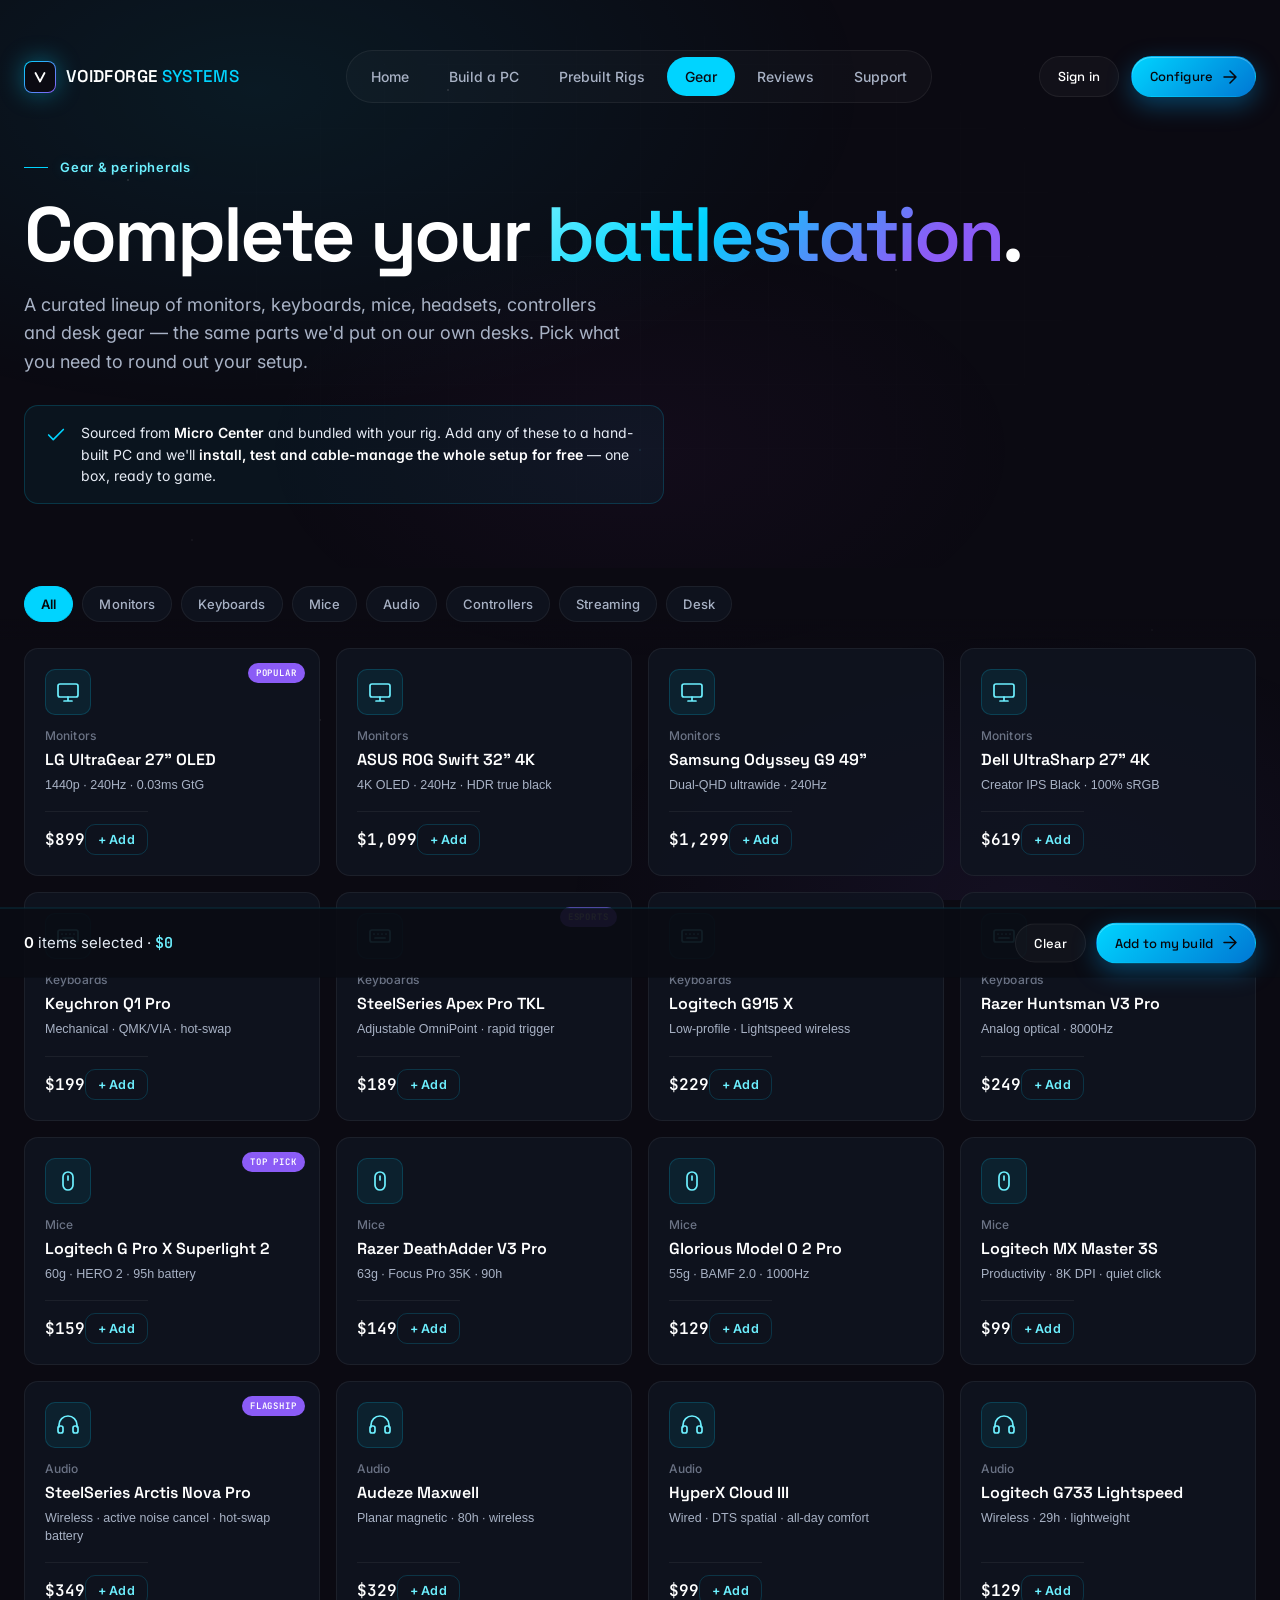
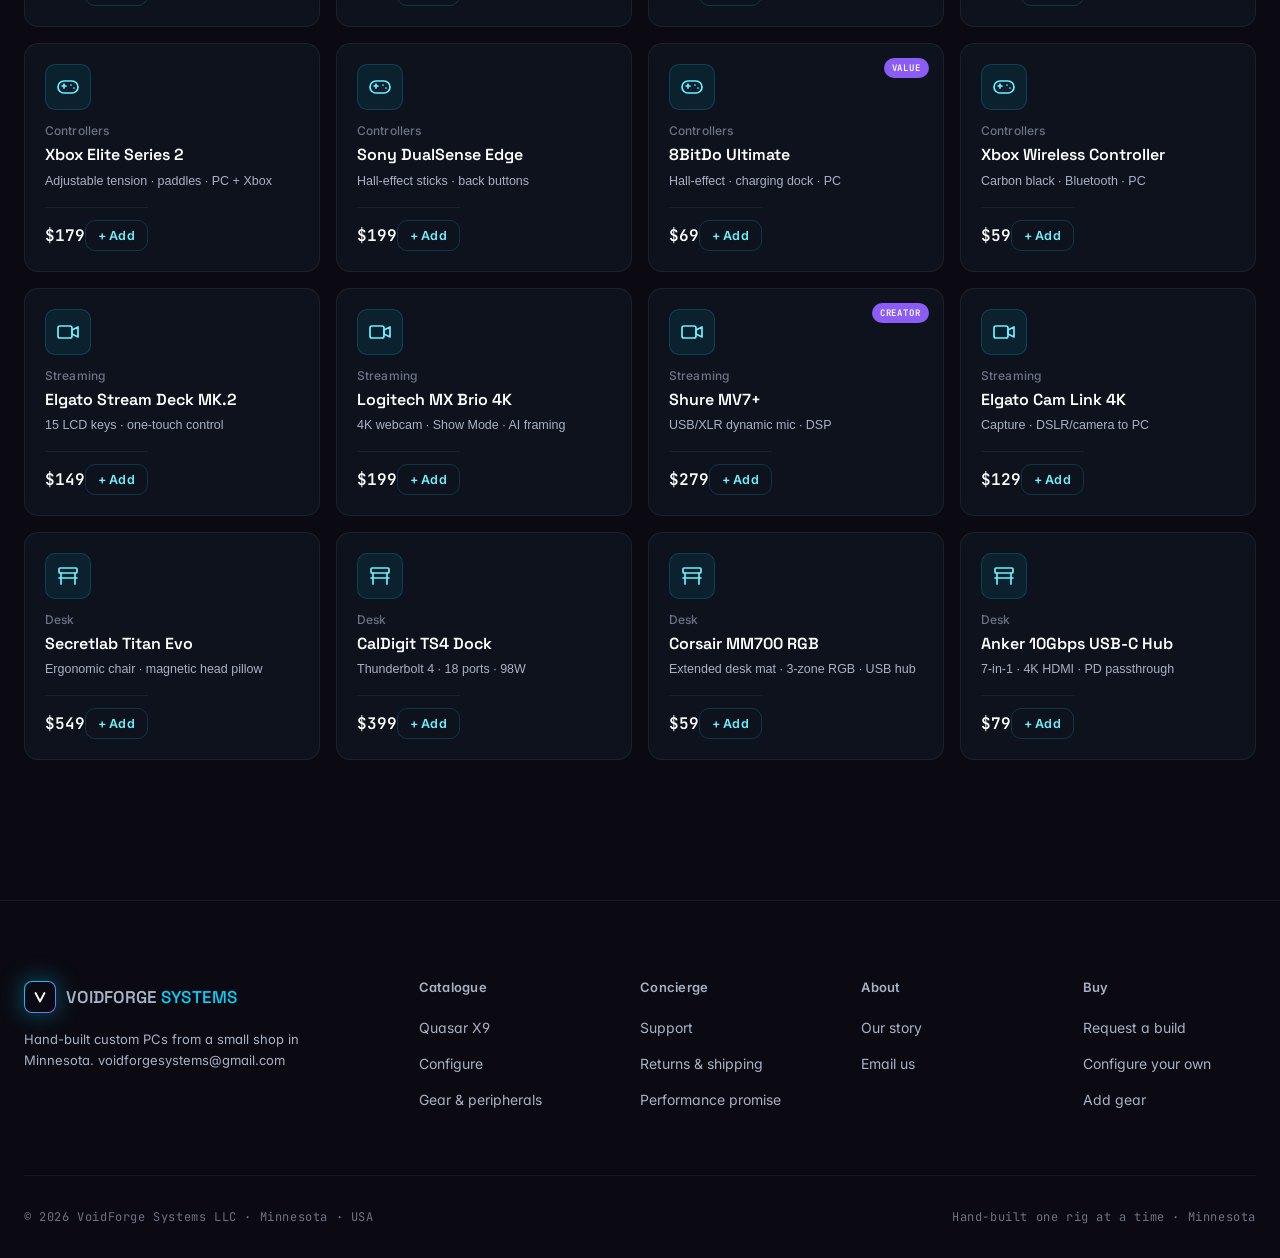
<file: gear.html>
<!doctype html>
<html lang="en">
<head>
<meta charset="utf-8" />
<meta name="viewport" content="width=device-width, initial-scale=1" />
<meta name="theme-color" content="#05060a" />
<title>Gear &amp; Peripherals · VoidForge Systems</title>
<meta name="description" content="Monitors, keyboards, mice, headsets, controllers and desk gear to complete your battlestation. Bundle with a hand-built VoidForge Systems PC and we set it all up free." />
<link rel="canonical" href="https://voidforgesystems.com/gear.html" />
<link rel="icon" type="image/svg+xml" href="data:image/svg+xml,%3Csvg xmlns='http://www.w3.org/2000/svg' viewBox='0 0 100 100'%3E%3Crect width='100' height='100' rx='22' fill='%2305060a'/%3E%3Ccircle cx='50' cy='50' r='22' fill='none' stroke='%2300d4ff' stroke-width='4'/%3E%3Ccircle cx='50' cy='50' r='8' fill='%2300d4ff'/%3E%3C/svg%3E" />
<link rel="apple-touch-icon" href="apple-touch-icon.png" />
<meta property="og:type" content="website" />
<meta property="og:title" content="Gear & Peripherals · VoidForge Systems" />
<meta property="og:description" content="Monitors, keyboards, mice, headsets and desk gear to complete your battlestation. Bundle with a hand-built VoidForge Systems PC and we set it all up free." />
<meta property="og:url" content="https://voidforgesystems.com/gear.html" />
<meta property="og:site_name" content="VoidForge Systems" />
<meta property="og:image" content="https://voidforgesystems.com/og-image.png" />
<meta property="og:image:width" content="1200" />
<meta property="og:image:height" content="630" />
<meta name="twitter:card" content="summary_large_image" />
<meta name="twitter:image" content="https://voidforgesystems.com/og-image.png" />
<link rel="preconnect" href="https://fonts.googleapis.com">
<link rel="preconnect" href="https://fonts.gstatic.com" crossorigin>
<link rel="stylesheet" href="https://fonts.googleapis.com/css2?family=Space+Grotesk:wght@400;500;600;700&family=Inter:wght@300;400;500;600&family=JetBrains+Mono:wght@400;500&display=swap">
<link rel="stylesheet" href="assets/styles.css">
<style>
/* === Gear page === */
.gear-hero{padding:150px 0 30px;position:relative}
.gear-hero h1{font-size:clamp(40px,6vw,80px);line-height:0.98;letter-spacing:-0.04em;margin:20px 0 18px}
.gear-hero p.lead{font-size:18px;color:var(--text-300);line-height:1.6;max-width:600px}
.gear-note{display:flex;gap:14px;align-items:flex-start;margin-top:28px;padding:16px 20px;
  border:1px solid var(--surface-line-hi);border-radius:var(--radius-md);background:rgba(0,212,255,0.05);max-width:640px}
.gear-note svg{color:var(--plasma-500);flex:none;margin-top:2px}
.gear-note p{font-size:14px;color:var(--text-200);line-height:1.55}
.gear-note b{color:#fff;font-weight:600}

.gear-tools{position:sticky;top:64px;z-index:30;padding:18px 0;margin-top:34px;
  background:linear-gradient(180deg,var(--obsidian-1) 70%,transparent);backdrop-filter:blur(6px)}
.gear-chips{display:flex;flex-wrap:wrap;gap:9px}
.g-chip{font-family:var(--font-body);font-size:13px;letter-spacing:0.01em;font-weight:500;
  padding:9px 16px;border-radius:99px;border:1px solid var(--surface-line);color:var(--text-300);
  background:var(--surface-glass);transition:all .25s var(--ease-out-quart)}
.g-chip:hover{border-color:var(--surface-line-hi);color:#fff}
.g-chip.on{border-color:var(--plasma-500);color:var(--obsidian-0);background:var(--plasma-500);font-weight:600}

.gear-grid{display:grid;grid-template-columns:repeat(4,1fr);gap:16px;padding:8px 0 140px}
.g-card{position:relative;text-align:left;display:flex;flex-direction:column;gap:7px;
  padding:20px;border-radius:var(--radius-md);border:1px solid var(--surface-line);
  background:var(--surface-glass);transition:transform .28s var(--ease-out-quart),border-color .28s,box-shadow .28s}
.g-card:hover{transform:translateY(-4px);border-color:var(--surface-line-hi);box-shadow:var(--shadow-deep)}
.g-card.on{border-color:var(--plasma-500);box-shadow:0 0 0 1px var(--plasma-500),0 18px 40px rgba(0,212,255,.14)}
.g-ic{width:46px;height:46px;border-radius:var(--radius-sm);display:flex;align-items:center;justify-content:center;
  background:rgba(0,212,255,0.08);border:1px solid var(--surface-line-hi);color:var(--plasma-300);margin-bottom:6px}
.g-ic svg{width:24px;height:24px}
.g-cat{font-family:var(--font-body);font-size:12px;letter-spacing:0.01em;font-weight:500;color:var(--text-400)}
.g-name{font-family:var(--font-display);font-size:16px;font-weight:600;color:var(--text-100);line-height:1.2}
.g-spec{font-size:12.5px;color:var(--text-300);line-height:1.45;flex:1}
.g-foot{display:flex;align-items:center;justify-content:space-between;margin-top:10px;padding-top:12px;border-top:1px solid var(--surface-line)}
.g-price{font-family:var(--font-mono);font-size:16px;font-weight:600;color:#fff}
.g-add{font-family:var(--font-body);font-size:12.5px;letter-spacing:0.01em;font-weight:600;color:var(--plasma-300);
  padding:7px 12px;border-radius:var(--radius-sm);border:1px solid var(--surface-line-hi);transition:all .2s}
.g-card.on .g-add{background:var(--plasma-500);color:var(--obsidian-0);border-color:var(--plasma-500)}
.g-badge{position:absolute;top:14px;right:14px;font-family:var(--font-mono);font-size:9px;letter-spacing:0.1em;
  text-transform:uppercase;padding:4px 8px;border-radius:99px;background:var(--aurora-violet);color:#fff;font-weight:600}

/* Sticky selection bar */
.g-bar{position:fixed;left:0;right:0;bottom:0;z-index:60;padding:14px 0;
  background:rgba(10,12,20,0.92);backdrop-filter:blur(14px);border-top:1px solid var(--surface-line-hi);
  transform:translateY(110%);transition:transform .4s var(--ease-out-expo)}
.g-bar.show{transform:translateY(0)}
.g-bar-in{display:flex;align-items:center;justify-content:space-between;gap:18px}
.g-bar-txt{font-size:15px;color:var(--text-200)}
.g-bar-txt b{color:#fff;font-weight:600}
.g-bar-txt b.t{font-family:var(--font-mono);color:var(--plasma-300)}
.g-bar-cta{display:flex;gap:10px;align-items:center}

@media(max-width:1100px){.gear-grid{grid-template-columns:repeat(3,1fr)}}
@media(max-width:820px){.gear-grid{grid-template-columns:repeat(2,1fr)}.gear-tools{top:58px}}
@media(max-width:520px){.gear-grid{grid-template-columns:1fr}.g-bar-in{flex-direction:column;gap:10px}}
/* Cool staggered card entrance — transform/opacity only, accessible. */
@media (prefers-reduced-motion: no-preference){
  .g-card{animation:gCardIn .5s var(--ease-out-quart) both}
  .g-card:nth-child(1){animation-delay:.02s}.g-card:nth-child(2){animation-delay:.06s}
  .g-card:nth-child(3){animation-delay:.10s}.g-card:nth-child(4){animation-delay:.14s}
  .g-card:nth-child(5){animation-delay:.18s}.g-card:nth-child(6){animation-delay:.22s}
  .g-card:nth-child(7){animation-delay:.26s}.g-card:nth-child(8){animation-delay:.30s}
}
@keyframes gCardIn{from{opacity:0;transform:translate3d(0,18px,0)}to{opacity:1;transform:none}}
</style>
</head>
<body>

<div class="nf-loader"><div class="nf-loader-inner"><div class="nf-loader-mark"></div><div class="nf-loader-text">Loading gear</div></div></div>
<div class="starfield"></div>

<!-- Navigation -->
<nav class="nf-nav">
  <div class="nf-nav-inner">
    <a href="index.html" class="nf-logo">
      <span class="nf-logo-mark">
        <svg width="14" height="14" viewBox="0 0 14 14" fill="none"><path d="M2.5 3L7 11.5L11.5 3" stroke="white" stroke-width="1.8" stroke-linecap="round" stroke-linejoin="round"/></svg>
      </span>
      <span class="nf-logo-text">VOIDFORGE<span> SYSTEMS</span></span>
    </a>
    <div class="nf-nav-links">
      <a href="index.html" class="nf-nav-link">Home</a>
      <a href="forge.html" class="nf-nav-link">Build a PC</a>
      <a href="product.html" class="nf-nav-link">Prebuilt Rigs</a>
      <a href="gear.html" class="nf-nav-link active">Gear</a>
      <a href="index.html#reviews" class="nf-nav-link">Reviews</a>
      <a href="support.html" class="nf-nav-link">Support</a>
    </div>
    <div class="nf-nav-cta">
      <a href="support.html" class="btn btn-ghost btn-sm magnetic">Sign in</a>
      <a href="forge.html" class="btn btn-primary btn-sm magnetic">Configure
        <svg width="14" height="14" viewBox="0 0 14 14" fill="none"><path d="M1 7H13M13 7L7 1M13 7L7 13" stroke="currentColor" stroke-width="1.5" stroke-linecap="round"/></svg>
      </a>
    </div>
    <button class="nf-nav-toggle" type="button" aria-label="Menu" aria-expanded="false">
      <svg class="ic-open" viewBox="0 0 24 24" fill="none" stroke="currentColor" stroke-width="2" stroke-linecap="round"><path d="M3 6h18M3 12h18M3 18h18"/></svg>
      <svg class="ic-close" viewBox="0 0 24 24" fill="none" stroke="currentColor" stroke-width="2" stroke-linecap="round"><path d="M6 6l12 12M18 6L6 18"/></svg>
    </button>
  </div>
</nav>

<!-- Hero -->
<header class="container gear-hero">
  <span class="eyebrow">Gear &amp; peripherals</span>
  <h1>Complete your <span class="gradient-text">battlestation</span>.</h1>
  <p class="lead">A curated lineup of monitors, keyboards, mice, headsets, controllers and desk gear — the same parts we'd put on our own desks. Pick what you need to round out your setup.</p>
  <div class="gear-note">
    <svg width="22" height="22" viewBox="0 0 24 24" fill="none" stroke="currentColor" stroke-width="1.8" stroke-linecap="round" stroke-linejoin="round"><path d="M20 6L9 17l-5-5"/></svg>
    <p>Sourced from <b>Micro Center</b> and bundled with your rig. Add any of these to a hand-built PC and we'll <b>install, test and cable-manage the whole setup for free</b> — one box, ready to game.</p>
  </div>
</header>

<!-- Filter chips -->
<div class="gear-tools">
  <div class="container"><div class="gear-chips" id="gearChips"></div></div>
</div>

<!-- Product grid -->
<div class="container"><div class="gear-grid" id="gearGrid"></div></div>

<!-- Selection bar -->
<div class="g-bar" id="gearBar">
  <div class="container g-bar-in">
    <span class="g-bar-txt"><b id="gbN">0</b> items selected · <b class="t" id="gbT">$0</b></span>
    <div class="g-bar-cta">
      <button class="btn btn-ghost btn-sm" id="gbClear">Clear</button>
      <a href="index.html#request" id="gbGo" class="btn btn-primary btn-sm magnetic">Add to my build
        <svg width="14" height="14" viewBox="0 0 14 14" fill="none"><path d="M1 7H13M13 7L7 1M13 7L7 13" stroke="currentColor" stroke-width="1.5" stroke-linecap="round"/></svg>
      </a>
    </div>
  </div>
</div>

<!-- Footer -->
<footer class="nf-footer">
  <div class="container">
    <div class="nf-footer-grid">
      <div>
        <a href="index.html" class="nf-logo">
          <span class="nf-logo-mark"><svg width="14" height="14" viewBox="0 0 14 14" fill="none"><path d="M2.5 3L7 11.5L11.5 3" stroke="white" stroke-width="1.8" stroke-linecap="round" stroke-linejoin="round"/></svg></span>
          <span class="nf-logo-text">VOIDFORGE<span> SYSTEMS</span></span>
        </a>
        <p class="muted" style="font-size:13px;line-height:1.6;max-width:340px;margin-top:16px">Hand-built custom PCs from a small shop in Minnesota. voidforgesystems@gmail.com</p>
      </div>
      <div><h5>Catalogue</h5><ul>
        <li><a href="product.html">Quasar X9</a></li>
        <li><a href="forge.html">Configure</a></li>
        <li><a href="gear.html">Gear &amp; peripherals</a></li>
      </ul></div>
      <div><h5>Concierge</h5><ul>
        <li><a href="support.html">Support</a></li>
        <li><a href="support.html">Returns &amp; shipping</a></li>
        <li><a href="support.html">Performance promise</a></li>
      </ul></div>
      <div><h5>About</h5><ul>
        <li><a href="index.html#our-story">Our story</a></li>
        <li><a href="mailto:voidforgesystems@gmail.com">Email us</a></li>
      </ul></div>
      <div><h5>Buy</h5><ul>
        <li><a href="index.html#request">Request a build</a></li>
        <li><a href="forge.html">Configure your own</a></li>
        <li><a href="gear.html">Add gear</a></li>
      </ul></div>
    </div>
    <div class="nf-footer-bottom">
      <span>© <span id="nf-year-g">2026</span> VoidForge Systems LLC · Minnesota · USA</span>
      <span>Hand-built one rig at a time · Minnesota</span>
    </div>
  </div>
</footer>

<script>document.getElementById('nf-year-g')&&(document.getElementById('nf-year-g').textContent=new Date().getFullYear());</script>
<script src="assets/app.js"></script>
<script>
/* ============================================================
   GEAR — curated peripheral catalog (sourced from Micro Center)
   ============================================================ */
const ICONS={
  Monitors:'<rect x="2" y="4" width="20" height="13" rx="2"/><path d="M8 21h8M12 17v4"/>',
  Keyboards:'<rect x="2" y="6" width="20" height="12" rx="2"/><path d="M6 10h.01M10 10h.01M14 10h.01M18 10h.01M7 14h10"/>',
  Mice:'<rect x="7" y="3" width="10" height="18" rx="5"/><path d="M12 7v4"/>',
  Audio:'<path d="M3 14v-2a9 9 0 0 1 18 0v2"/><rect x="2" y="13" width="5" height="7" rx="2"/><rect x="17" y="13" width="5" height="7" rx="2"/>',
  Controllers:'<path d="M6 11h4M8 9v4M15 10h.01M18 13h.01"/><rect x="2" y="6" width="20" height="12" rx="6"/>',
  Streaming:'<rect x="2" y="6" width="14" height="12" rx="2"/><path d="M16 10l6-3v10l-6-3z"/>',
  Desk:'<rect x="3" y="4" width="18" height="5" rx="1"/><path d="M5 9v11M19 9v11M3 14h18"/>'
};
const GEAR=[
  /* Monitors */
  {cat:'Monitors',name:'LG UltraGear 27" OLED',spec:'1440p · 240Hz · 0.03ms GtG',price:899,badge:'Popular'},
  {cat:'Monitors',name:'ASUS ROG Swift 32" 4K',spec:'4K OLED · 240Hz · HDR true black',price:1099},
  {cat:'Monitors',name:'Samsung Odyssey G9 49"',spec:'Dual-QHD ultrawide · 240Hz',price:1299},
  {cat:'Monitors',name:'Dell UltraSharp 27" 4K',spec:'Creator IPS Black · 100% sRGB',price:619},
  /* Keyboards */
  {cat:'Keyboards',name:'Keychron Q1 Pro',spec:'Mechanical · QMK/VIA · hot-swap',price:199},
  {cat:'Keyboards',name:'SteelSeries Apex Pro TKL',spec:'Adjustable OmniPoint · rapid trigger',price:189,badge:'Esports'},
  {cat:'Keyboards',name:'Logitech G915 X',spec:'Low-profile · Lightspeed wireless',price:229},
  {cat:'Keyboards',name:'Razer Huntsman V3 Pro',spec:'Analog optical · 8000Hz',price:249},
  /* Mice */
  {cat:'Mice',name:'Logitech G Pro X Superlight 2',spec:'60g · HERO 2 · 95h battery',price:159,badge:'Top pick'},
  {cat:'Mice',name:'Razer DeathAdder V3 Pro',spec:'63g · Focus Pro 35K · 90h',price:149},
  {cat:'Mice',name:'Glorious Model O 2 Pro',spec:'55g · BAMF 2.0 · 1000Hz',price:129},
  {cat:'Mice',name:'Logitech MX Master 3S',spec:'Productivity · 8K DPI · quiet click',price:99},
  /* Audio */
  {cat:'Audio',name:'SteelSeries Arctis Nova Pro',spec:'Wireless · active noise cancel · hot-swap battery',price:349,badge:'Flagship'},
  {cat:'Audio',name:'Audeze Maxwell',spec:'Planar magnetic · 80h · wireless',price:329},
  {cat:'Audio',name:'HyperX Cloud III',spec:'Wired · DTS spatial · all-day comfort',price:99},
  {cat:'Audio',name:'Logitech G733 Lightspeed',spec:'Wireless · 29h · lightweight',price:129},
  /* Controllers */
  {cat:'Controllers',name:'Xbox Elite Series 2',spec:'Adjustable tension · paddles · PC + Xbox',price:179},
  {cat:'Controllers',name:'Sony DualSense Edge',spec:'Hall-effect sticks · back buttons',price:199},
  {cat:'Controllers',name:'8BitDo Ultimate',spec:'Hall-effect · charging dock · PC',price:69,badge:'Value'},
  {cat:'Controllers',name:'Xbox Wireless Controller',spec:'Carbon black · Bluetooth · PC',price:59},
  /* Streaming */
  {cat:'Streaming',name:'Elgato Stream Deck MK.2',spec:'15 LCD keys · one-touch control',price:149},
  {cat:'Streaming',name:'Logitech MX Brio 4K',spec:'4K webcam · Show Mode · AI framing',price:199},
  {cat:'Streaming',name:'Shure MV7+',spec:'USB/XLR dynamic mic · DSP',price:279,badge:'Creator'},
  {cat:'Streaming',name:'Elgato Cam Link 4K',spec:'Capture · DSLR/camera to PC',price:129},
  /* Desk */
  {cat:'Desk',name:'Secretlab Titan Evo',spec:'Ergonomic chair · magnetic head pillow',price:549},
  {cat:'Desk',name:'CalDigit TS4 Dock',spec:'Thunderbolt 4 · 18 ports · 98W',price:399},
  {cat:'Desk',name:'Corsair MM700 RGB',spec:'Extended desk mat · 3-zone RGB · USB hub',price:59},
  {cat:'Desk',name:'Anker 10Gbps USB-C Hub',spec:'7-in-1 · 4K HDMI · PD passthrough',price:79}
];
const CHIPS=['All','Monitors','Keyboards','Mice','Audio','Controllers','Streaming','Desk'];

const $=s=>document.querySelector(s);
let activeCat='All';
const picked=new Set();
const svg=p=>`<svg viewBox="0 0 24 24" fill="none" stroke="currentColor" stroke-width="1.7" stroke-linecap="round" stroke-linejoin="round">${p}</svg>`;
const money=n=>'$'+n.toLocaleString();

function renderChips(){
  $('#gearChips').innerHTML=CHIPS.map(c=>`<button class="g-chip ${c===activeCat?'on':''}" data-c="${c}">${c}</button>`).join('');
  $('#gearChips').querySelectorAll('.g-chip').forEach(b=>b.onclick=()=>{activeCat=b.dataset.c;renderChips();renderGrid();});
}
function renderGrid(){
  const items=GEAR.map((g,i)=>({g,i})).filter(({g})=>activeCat==='All'||g.cat===activeCat);
  $('#gearGrid').innerHTML=items.map(({g,i})=>`
    <button class="g-card ${picked.has(i)?'on':''}" data-i="${i}">
      ${g.badge?`<span class="g-badge">${g.badge}</span>`:''}
      <span class="g-ic">${svg(ICONS[g.cat])}</span>
      <span class="g-cat">${g.cat}</span>
      <span class="g-name">${g.name}</span>
      <span class="g-spec">${g.spec}</span>
      <span class="g-foot"><span class="g-price">${money(g.price)}</span><span class="g-add">${picked.has(i)?'Added ✓':'+ Add'}</span></span>
    </button>`).join('');
  $('#gearGrid').querySelectorAll('.g-card').forEach(c=>c.onclick=()=>{
    const i=+c.dataset.i; picked.has(i)?picked.delete(i):picked.add(i);
    renderGrid(); renderBar();
  });
}
function renderBar(){
  const bar=$('#gearBar');
  if(!picked.size){bar.classList.remove('show');return;}
  let total=0; picked.forEach(i=>total+=GEAR[i].price);
  $('#gbN').textContent=picked.size;
  $('#gbT').textContent=money(total);
  bar.classList.add('show');
}
$('#gbClear').onclick=()=>{picked.clear();renderGrid();renderBar();};
$('#gbGo').onclick=(e)=>{
  if(!picked.size) return; /* nothing selected — just go to the request form */
  e.preventDefault();
  let total=0; const lines=[];
  picked.forEach(i=>{const g=GEAR[i]; total+=g.price; lines.push(`${g.name} (${g.cat}) — ${money(g.price)}`);});
  const summary=`Gear & peripherals I'd like to add:\n${lines.join('\n')}\n\nGear subtotal: ${money(total)}`;
  location.href='index.html?'+new URLSearchParams({gear:summary}).toString()+'#request';
};

renderChips(); renderGrid(); renderBar();
</script>
</body>
</html>
</file>
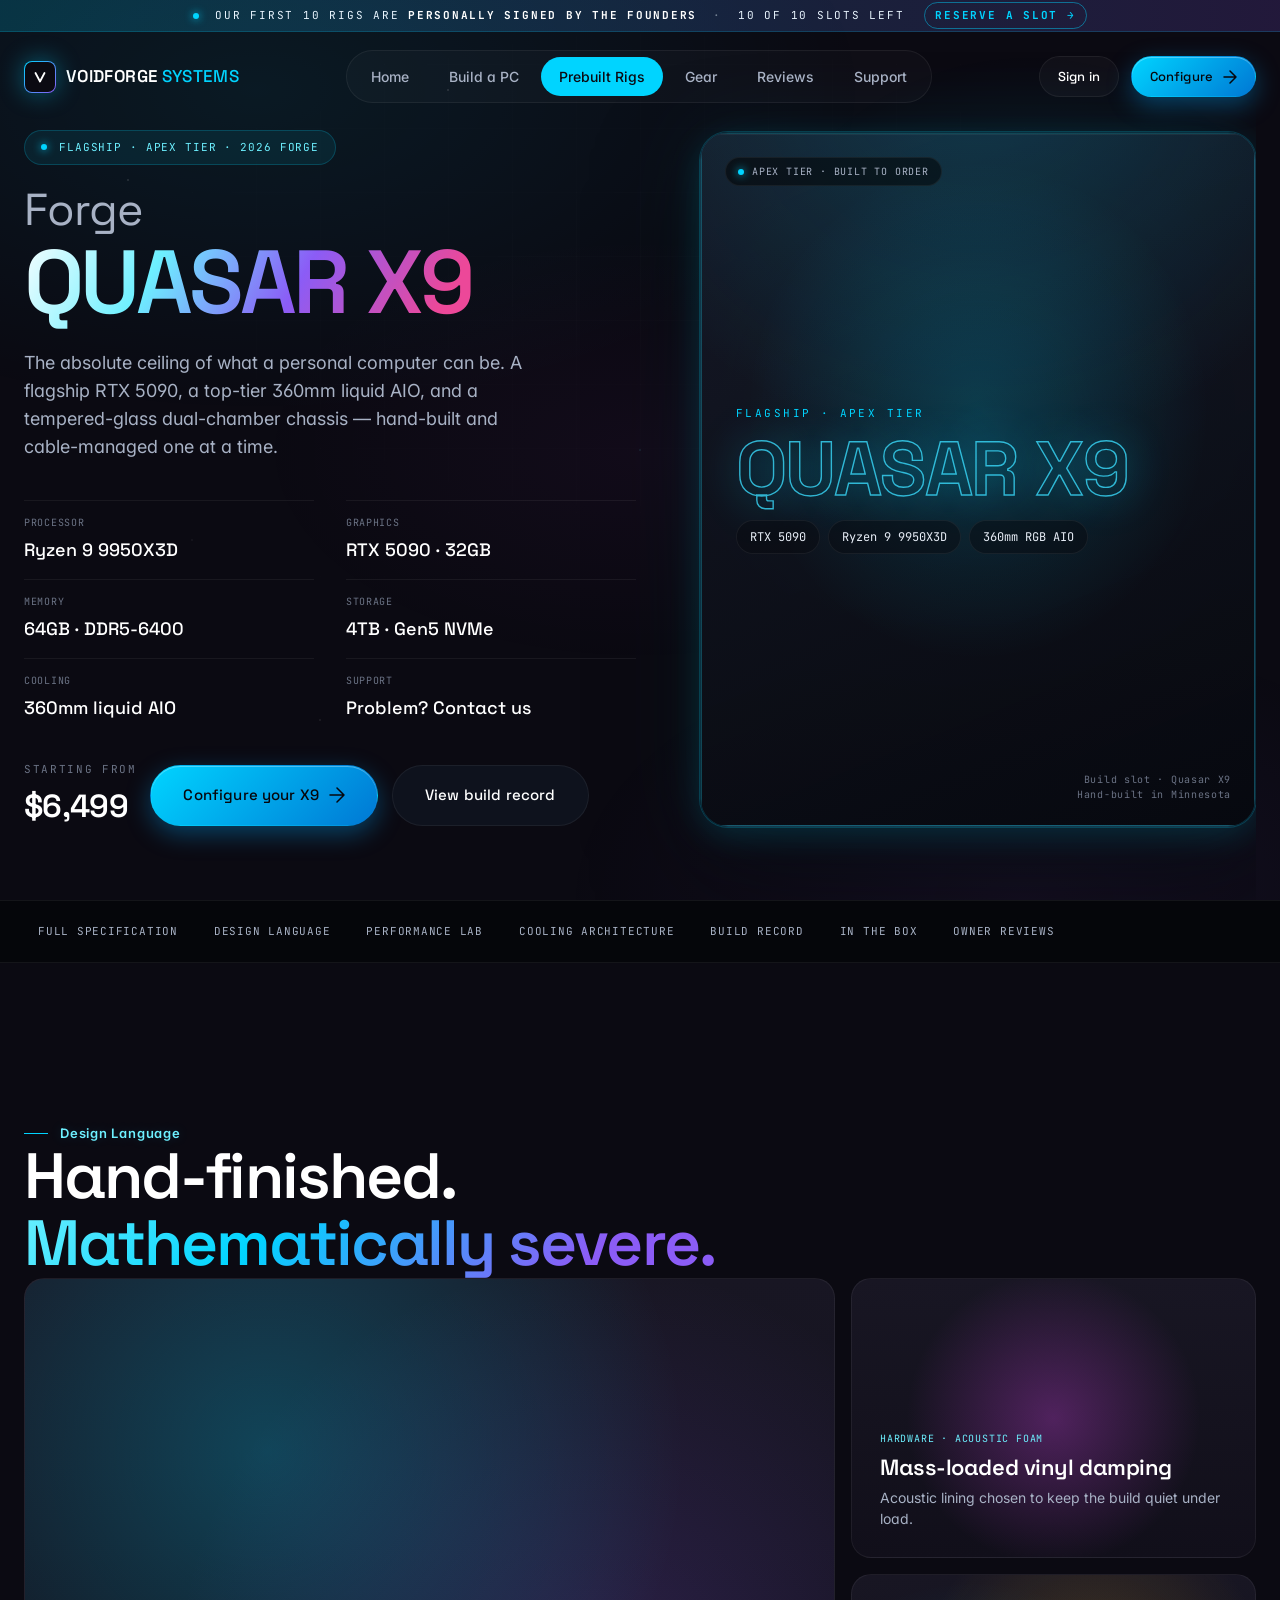
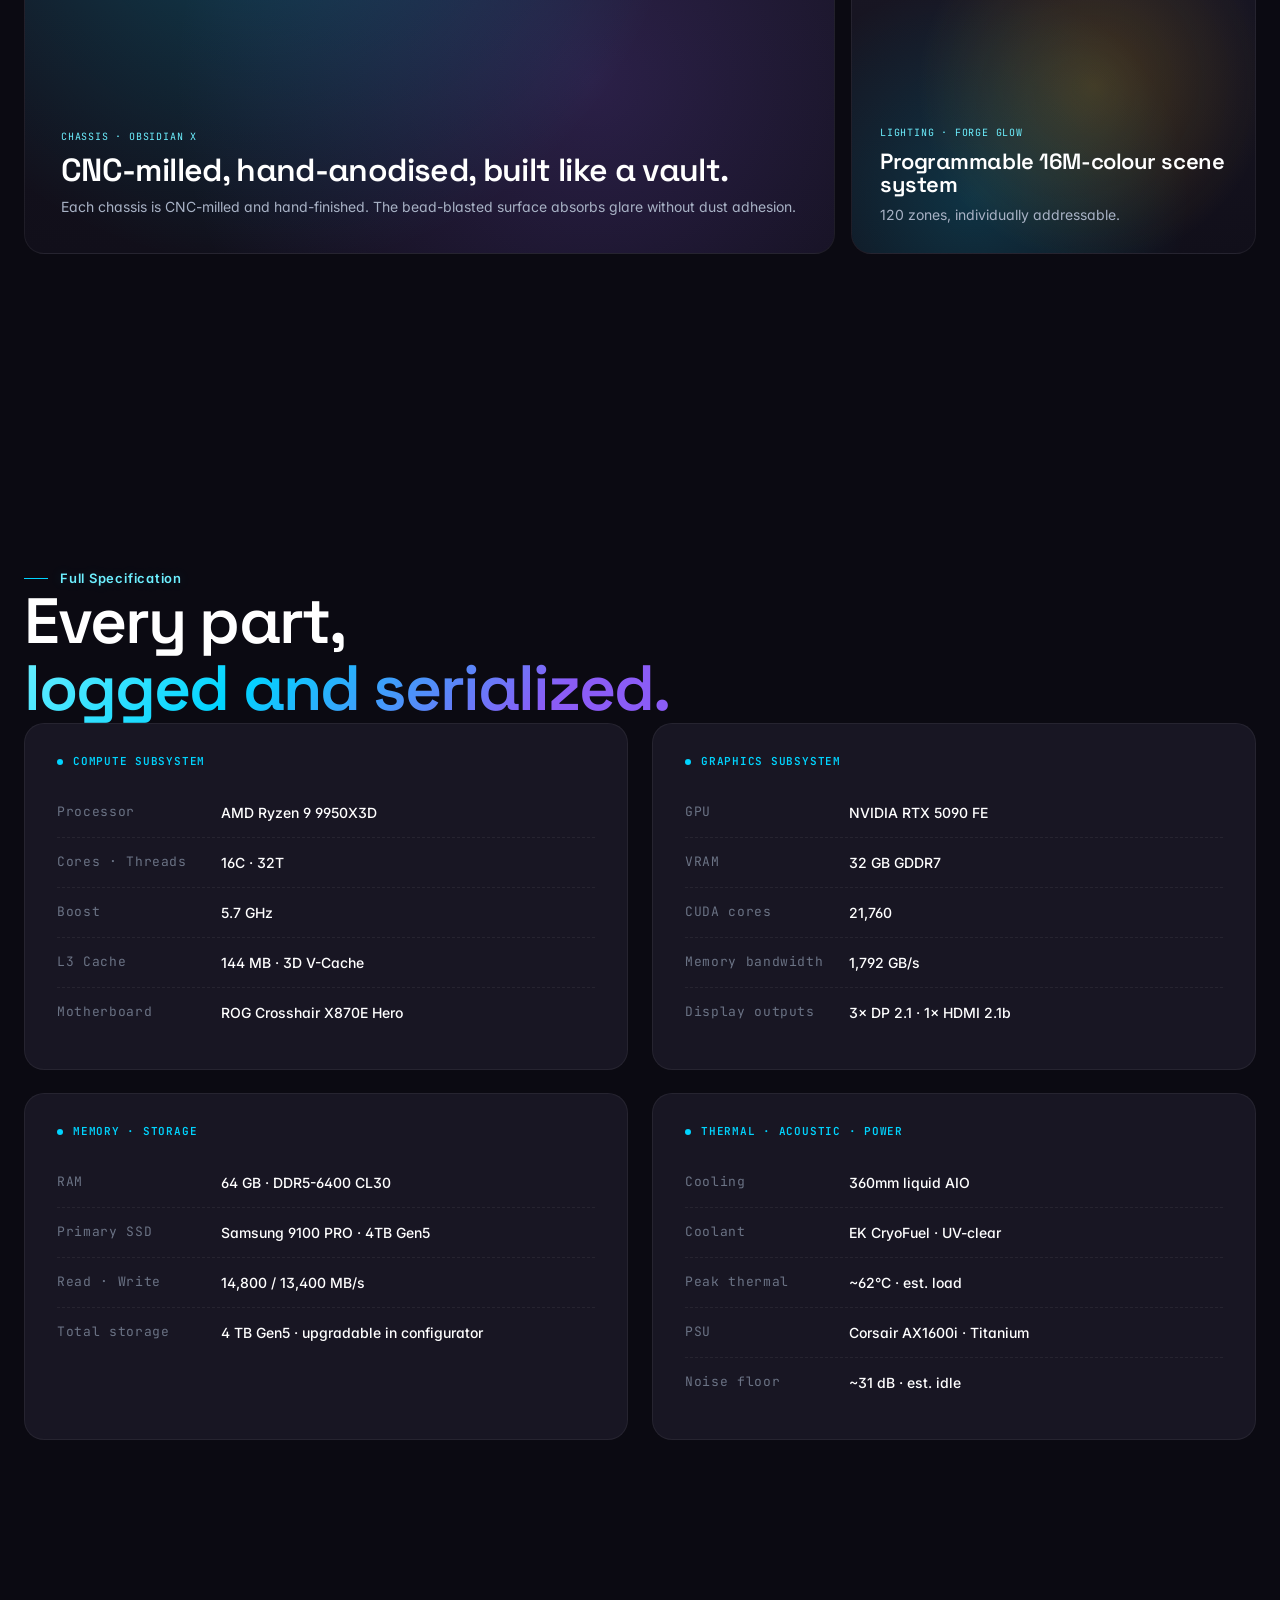
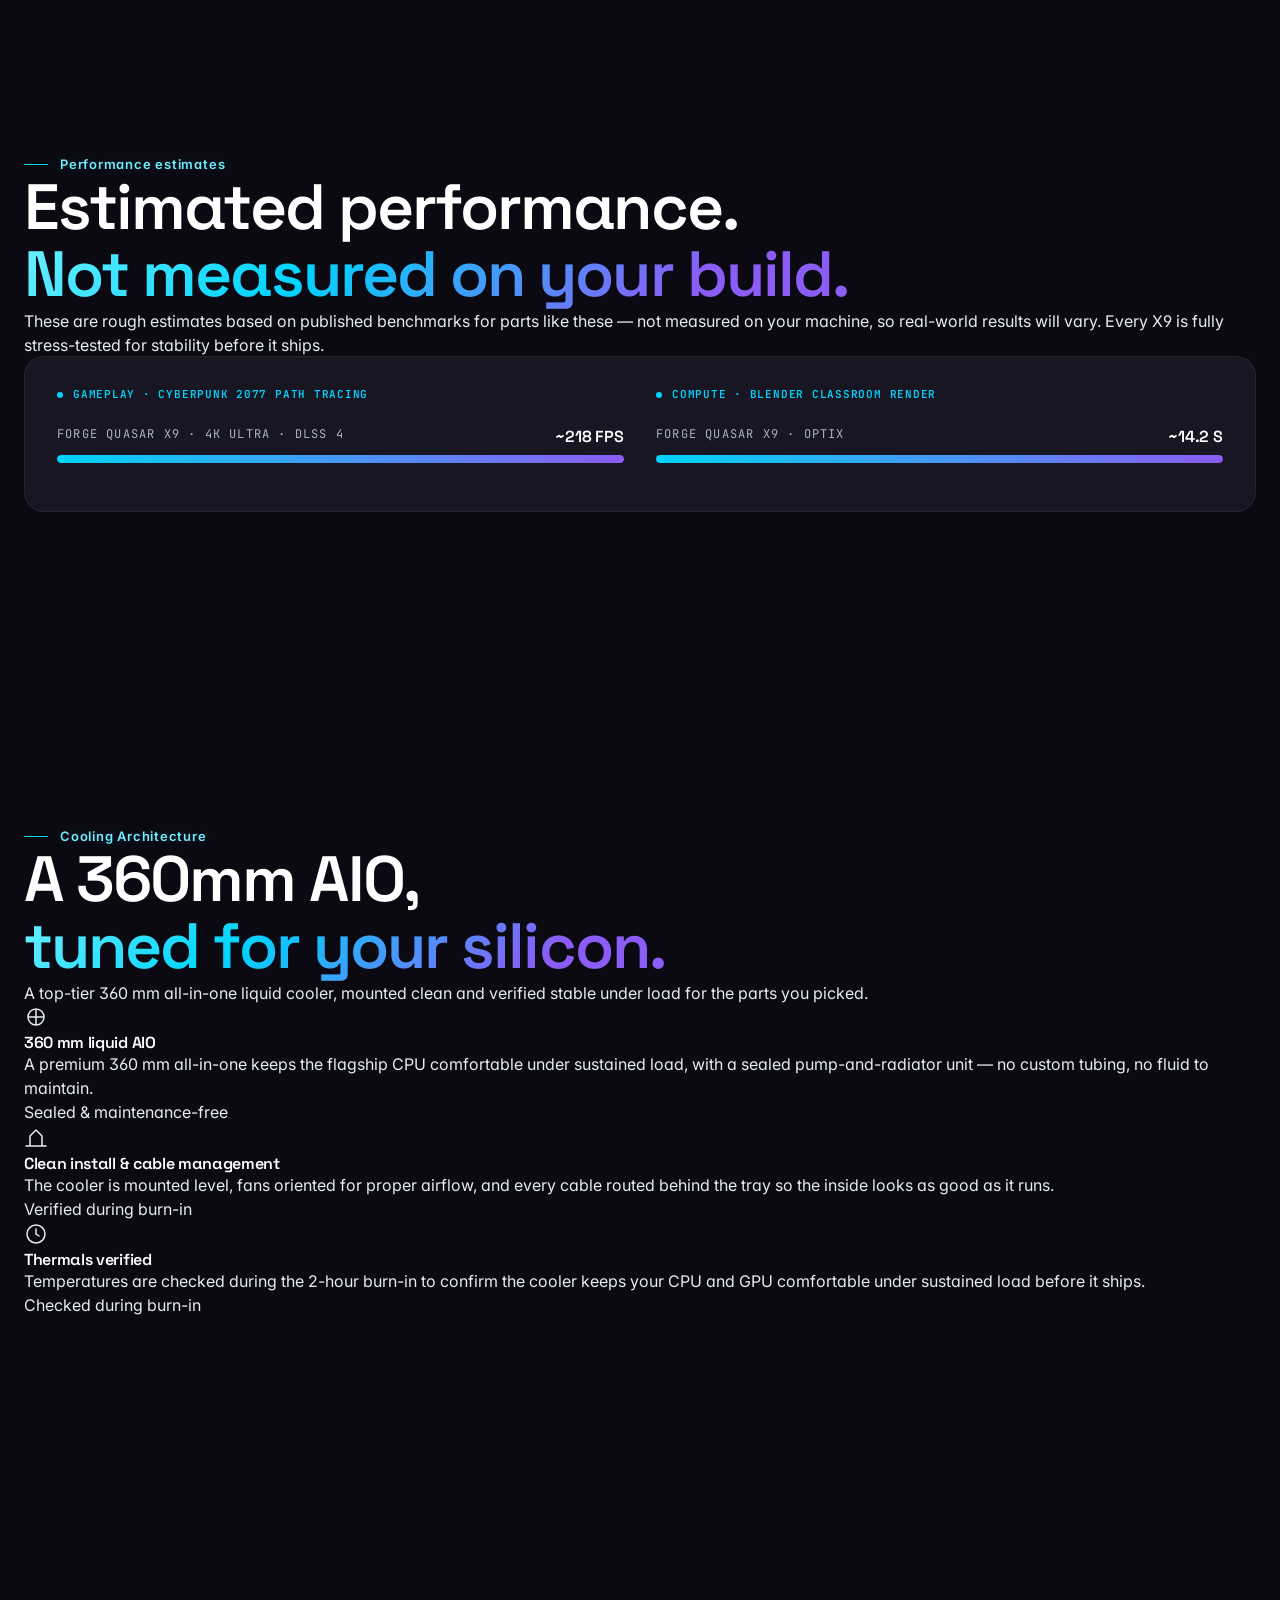
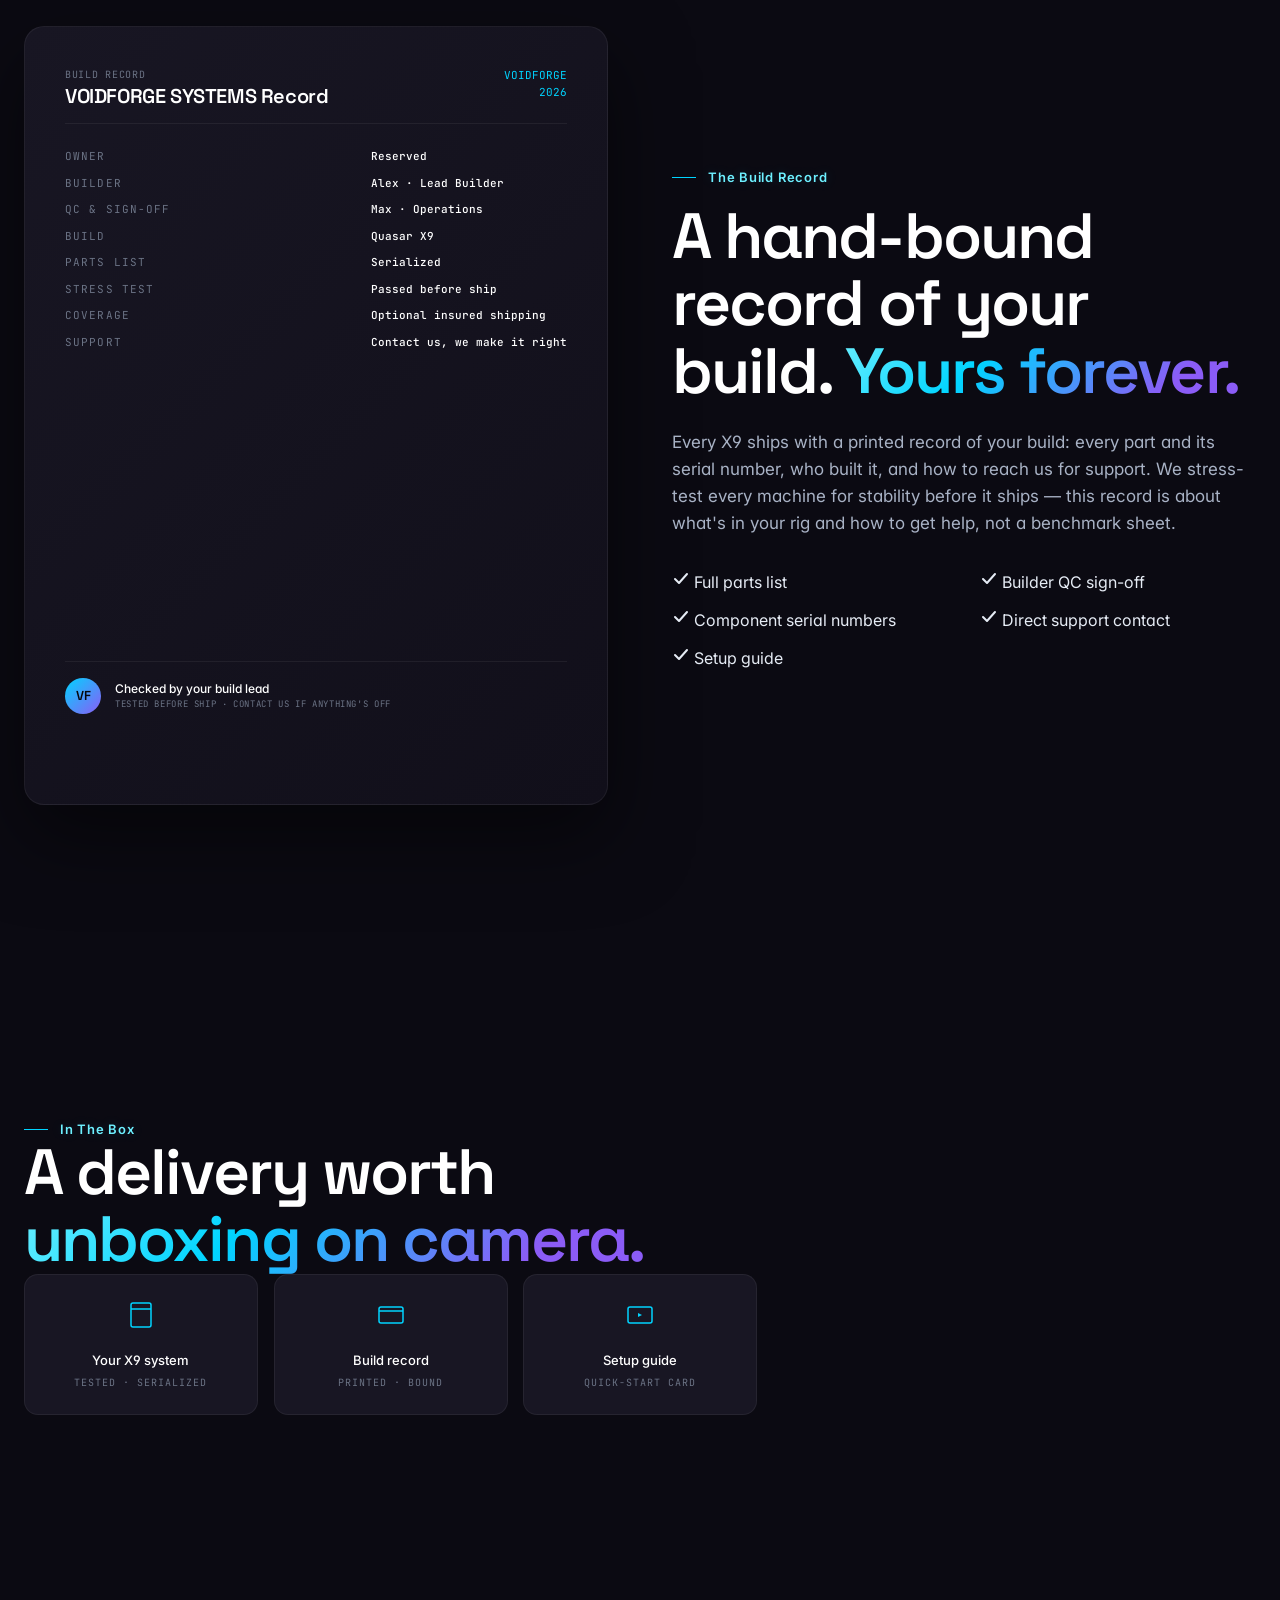
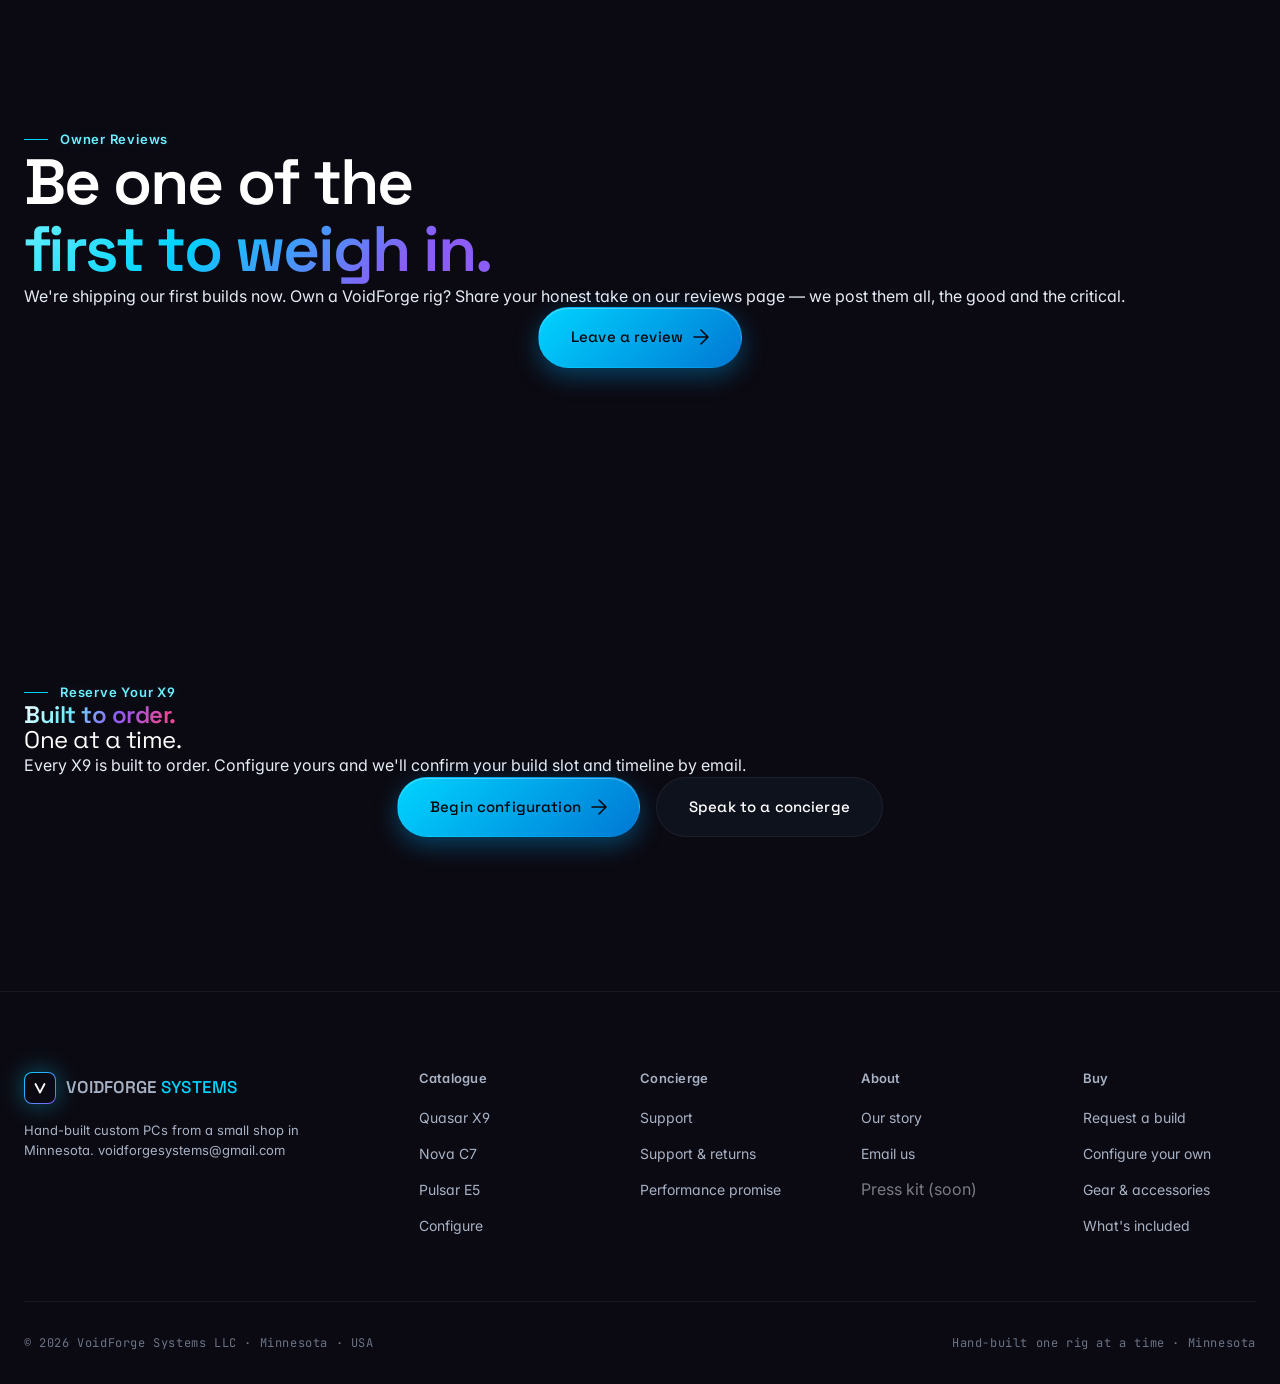
<file: product.html>
<!doctype html>
<html lang="en">
<head>
<meta charset="utf-8" />
<meta name="viewport" content="width=device-width, initial-scale=1" />
<meta name="theme-color" content="#05060a" />
<title>Forge Quasar X9 · VoidForge Systems</title>
<meta name="description" content="The Forge Quasar X9 — flagship hand-built PC. RTX 5090, Ryzen 9 9950X3D, premium AIO, tempered glass. From $6,499. 7-14 day build. Tested before it ships." />
<meta property="og:type" content="product" />
<meta property="og:title" content="Forge Quasar X9 · VoidForge Systems" />
<meta property="og:description" content="Flagship hand-built PC. RTX 5090 + Ryzen 9 9950X3D. From $6,499." />
<meta property="og:url" content="https://voidforgesystems.com/product.html" />
<meta property="og:site_name" content="VoidForge Systems" />
<meta property="og:image" content="https://voidforgesystems.com/og-image.png" />
<meta name="twitter:card" content="summary_large_image" />
<meta name="twitter:title" content="Forge Quasar X9 · VoidForge Systems" />
<meta name="twitter:description" content="Flagship hand-built PC from $6,499." />
<meta name="twitter:image" content="https://voidforgesystems.com/og-image.png" />
<link rel="canonical" href="https://voidforgesystems.com/product.html" />
<link rel="icon" type="image/svg+xml" href="data:image/svg+xml,%3Csvg xmlns='http://www.w3.org/2000/svg' viewBox='0 0 100 100'%3E%3Crect width='100' height='100' rx='22' fill='%2305060a'/%3E%3Ccircle cx='50' cy='50' r='22' fill='none' stroke='%2300d4ff' stroke-width='4'/%3E%3Ccircle cx='50' cy='50' r='8' fill='%2300d4ff'/%3E%3C/svg%3E" />
<link rel="apple-touch-icon" href="apple-touch-icon.png" />
<script type="application/ld+json">
{
  "@context": "https://schema.org",
  "@type": "Product",
  "name": "Forge Quasar X9",
  "description": "Flagship hand-built custom gaming and workstation PC. RTX 5090, Ryzen 9 9950X3D, premium AIO cooling.",
  "brand": { "@type": "Brand", "name": "VoidForge Systems" },
  "offers": { "@type": "Offer", "priceCurrency": "USD", "price": "6499", "availability": "https://schema.org/PreOrder" }
}
</script>

<link rel="preconnect" href="https://fonts.googleapis.com">
<link rel="preconnect" href="https://fonts.gstatic.com" crossorigin>
<link rel="stylesheet" href="https://fonts.googleapis.com/css2?family=Space+Grotesk:wght@400;500;600;700&family=Inter:wght@300;400;500;600&family=JetBrains+Mono:wght@400;500&display=swap">
<link rel="stylesheet" href="assets/styles.css">
<noscript><style>.fade-up{opacity:1!important;transform:none!important}</style></noscript>

<style>
/* === Product page === */
.pd-hero {
  min-height: 100vh;
  padding: 120px 0 60px;
  display: grid;
  grid-template-columns: 1.1fr 1fr;
  gap: 64px;
  align-items: center;
  position: relative;
  overflow: hidden;
}
.pd-hero::before {
  content: ''; position: absolute;
  right: -10%; top: 0;
  width: 700px; height: 700px;
  background: radial-gradient(circle, rgba(0, 212, 255, 0.12), transparent 60%);
}
.pd-hero-content { position: relative; z-index: 2; }
.pd-hero h1 {
  font-size: clamp(48px, 7vw, 96px);
  line-height: 0.95;
  margin: 24px 0;
  letter-spacing: -0.04em;
}
.pd-hero h1 .small {
  font-size: 0.5em; display: block;
  color: var(--text-300); font-weight: 400;
  margin-bottom: 8px; letter-spacing: -0.02em;
}
.pd-hero-tag {
  display: inline-flex; gap: 12px; align-items: center;
  font-family: var(--font-mono); font-size: 11px;
  letter-spacing: 0.08em; text-transform: uppercase;
  color: var(--plasma-300);
  padding: 8px 16px; border-radius: 99px;
  background: rgba(0, 212, 255, 0.08);
  border: 1px solid rgba(0, 212, 255, 0.2);
}
.pd-hero p.lead {
  font-size: 18px; color: var(--text-300);
  line-height: 1.55; max-width: 520px;
  margin-bottom: 40px;
}
.pd-key-specs {
  display: grid;
  grid-template-columns: 1fr 1fr;
  gap: 16px 32px;
  margin-bottom: 40px;
}
.pd-key-spec {
  border-top: 1px solid var(--surface-line);
  padding-top: 14px;
}
.pd-key-spec .l {
  font-family: var(--font-mono); font-size: 10px;
  letter-spacing: 0.07em; text-transform: uppercase;
  color: var(--text-400); margin-bottom: 6px;
}
.pd-key-spec .v {
  font-family: var(--font-display);
  font-size: 18px; font-weight: 500;
  color: var(--text-100);
}
.pd-cta { display: flex; gap: 14px; align-items: center; flex-wrap: wrap; }
.pd-price {
  font-family: var(--font-display);
  font-size: 32px; font-weight: 600;
  color: var(--text-100);
  letter-spacing: -0.02em;
}
.pd-price small {
  display: block;
  font-size: 11px; font-weight: 400;
  color: var(--text-400);
  font-family: var(--font-mono);
  letter-spacing: 0.15em; text-transform: uppercase;
  margin-bottom: 4px;
}

.pd-hero-visual {
  position: relative;
  aspect-ratio: 4/5;
  max-height: 720px;
  border-radius: var(--radius-xl);
  background:
    radial-gradient(ellipse 80% 60% at 50% 40%, rgba(0, 212, 255, 0.15), transparent 70%),
    linear-gradient(180deg, var(--obsidian-3), var(--obsidian-1));
  border: 1px solid var(--surface-line-hi);
  overflow: hidden;
  display: grid;
  place-items: center;
  box-shadow: var(--shadow-glow-cyan), 0 40px 100px rgba(0,0,0,0.5);
}
.pd-hero-visual canvas,
.pd-hero-visual #pd-pc-svg,
.pd-hero-visual #pd-pc-svg svg { width: 100%; height: 100%; display: block; }
.pd-hero-visual #pd-pc-svg { display: flex; align-items: center; justify-content: center; }
.pd-hero-pill {
  position: absolute; top: 24px; left: 24px;
  font-family: var(--font-mono); font-size: 10px;
  letter-spacing: 0.08em; text-transform: uppercase;
  color: var(--text-300);
  padding: 6px 12px;
  background: rgba(0, 0, 0, 0.5);
  backdrop-filter: blur(12px);
  border: 1px solid var(--surface-line);
  border-radius: 99px;
  display: flex; align-items: center; gap: 8px;
  z-index: 2;
}
.pd-hero-serial {
  position: absolute; bottom: 24px; right: 24px;
  font-family: var(--font-mono); font-size: 10px;
  letter-spacing: 0.07em;
  color: var(--text-400);
  text-align: right;
  z-index: 2;
}

@media (max-width: 1024px) {
  .pd-hero { grid-template-columns: 1fr; gap: 48px; }
  .pd-hero-visual { aspect-ratio: 1/1; max-height: 500px; }
}

/* Anchored sub-nav */
.pd-anchor {
  position: sticky; top: 102px; /* clear founding bar (32) + main nav (~70) */
  z-index: 10;
  background: rgba(5, 6, 10, 0.85);
  backdrop-filter: blur(20px);
  border-top: 1px solid var(--surface-line);
  border-bottom: 1px solid var(--surface-line);
}
.pd-anchor-inner {
  width: var(--container);
  margin-inline: auto;
  display: flex; gap: 8px;
  padding: 14px 0;
  overflow-x: auto;
}
.pd-anchor a {
  font-family: var(--font-mono);
  font-size: 11px; letter-spacing: 0.07em;
  text-transform: uppercase;
  color: var(--text-300);
  text-decoration: none;
  padding: 8px 14px; border-radius: 99px;
  white-space: nowrap;
  transition: all 0.2s;
}
.pd-anchor a:hover { color: var(--text-100); background: rgba(255,255,255,0.05); }

/* Spec table — pro */
.pd-specs {
  display: grid;
  grid-template-columns: 1fr 1fr;
  gap: 24px;
}
.pd-spec-card {
  padding: 32px;
  border: 1px solid var(--surface-line);
  border-radius: var(--radius-lg);
  background: var(--obsidian-3);
  transition: all 0.4s;
}
.pd-spec-card:hover { border-color: var(--surface-line-hi); }
.pd-spec-card h4 {
  font-family: var(--font-mono); font-size: 11px;
  letter-spacing: 0.07em; text-transform: uppercase;
  color: var(--plasma-500); margin-bottom: 20px;
  display: flex; align-items: center; gap: 10px;
}
.pd-spec-card h4::before {
  content: ''; width: 6px; height: 6px; border-radius: 50%;
  background: var(--plasma-500);
}
.nf-spec-row {
  display: grid;
  grid-template-columns: 140px 1fr;
  gap: 24px;
  padding: 14px 0;
  border-bottom: 1px dashed var(--surface-line);
  transition: background 0.2s;
}
.nf-spec-row:last-child { border-bottom: none; }
.nf-spec-row .l { color: var(--text-400); font-size: 13px;
  font-family: var(--font-mono); letter-spacing: 0.05em; }
.nf-spec-row .v { color: var(--text-100); font-size: 14px; font-weight: 500; }
.nf-spec-row .v .badge {
  display: inline-block;
  margin-left: 8px;
  font-family: var(--font-mono); font-size: 10px;
  padding: 2px 8px; border-radius: 4px;
  background: rgba(0, 212, 255, 0.1);
  color: var(--plasma-500);
  letter-spacing: 0.1em; text-transform: uppercase;
}
@media (max-width: 920px) { .pd-specs { grid-template-columns: 1fr; } }

/* Cinematic gallery row */
.pd-cine {
  display: grid;
  grid-template-columns: 2fr 1fr;
  grid-template-rows: 280px 280px;
  gap: 16px;
}
.pd-cine-tile {
  border-radius: var(--radius-lg);
  border: 1px solid var(--surface-line);
  background: linear-gradient(180deg, var(--obsidian-3), var(--obsidian-2));
  overflow: hidden;
  position: relative;
  padding: 28px;
  display: flex; align-items: flex-end;
  transition: all 0.5s var(--ease-out-quart);
}
.pd-cine-tile:hover { transform: translateY(-4px); border-color: var(--surface-line-hi); }
.pd-cine-tile.large { grid-row: span 2; padding: 36px; }
.pd-cine-tile-bg {
  position: absolute; inset: 0;
  z-index: 0;
}
.pd-cine-tile:nth-child(1) .pd-cine-tile-bg {
  background:
    radial-gradient(circle at 30% 30%, rgba(0, 212, 255, 0.25), transparent 60%),
    radial-gradient(circle at 70% 70%, rgba(139, 92, 246, 0.2), transparent 60%);
}
.pd-cine-tile:nth-child(2) .pd-cine-tile-bg {
  background:
    radial-gradient(circle at 50% 50%, rgba(217, 70, 239, 0.3), transparent 60%);
}
.pd-cine-tile:nth-child(3) .pd-cine-tile-bg {
  background:
    radial-gradient(circle at 60% 40%, rgba(251, 191, 36, 0.2), transparent 60%),
    radial-gradient(circle at 30% 80%, rgba(0, 212, 255, 0.18), transparent 60%);
}
.pd-cine-content {
  position: relative;
  z-index: 1;
}
.pd-cine-content .tag {
  font-family: var(--font-mono); font-size: 10px;
  letter-spacing: 0.08em; text-transform: uppercase;
  color: var(--plasma-300); margin-bottom: 10px;
}
.pd-cine-content h3 { font-size: 22px; }
.pd-cine-tile.large .pd-cine-content h3 { font-size: 32px; }
.pd-cine-content p { color: var(--text-300); font-size: 14px; margin-top: 8px; line-height: 1.5; }
@media (max-width: 920px) {
  .pd-cine { grid-template-columns: 1fr; grid-template-rows: 240px 240px 240px; }
  .pd-cine-tile.large { grid-row: span 1; }
}

/* Benchmark visualization */
.pd-bench {
  border: 1px solid var(--surface-line);
  border-radius: var(--radius-lg);
  background: var(--obsidian-3);
  padding: 32px;
  display: grid;
  grid-template-columns: 1fr 1fr;
  gap: 32px;
}
.pd-bench h4 {
  font-family: var(--font-mono); font-size: 11px;
  letter-spacing: 0.07em; text-transform: uppercase;
  color: var(--plasma-500); margin-bottom: 24px;
  display: flex; align-items: center; gap: 10px;
}
.pd-bench h4::before {
  content: ''; width: 6px; height: 6px; border-radius: 50%;
  background: var(--plasma-500);
}
.pd-bench-bar {
  margin-bottom: 16px;
}
.pd-bench-bar-l {
  display: flex; justify-content: space-between;
  font-size: 12px;
  color: var(--text-300);
  margin-bottom: 6px;
  font-family: var(--font-mono);
  letter-spacing: 0.1em; text-transform: uppercase;
}
.pd-bench-bar-l .val {
  color: var(--text-100); font-family: var(--font-display);
  font-size: 16px; font-weight: 600; letter-spacing: -0.01em;
}
.pd-bench-bar-track {
  height: 8px; border-radius: 4px;
  background: var(--obsidian-5);
  overflow: hidden;
  position: relative;
}
.pd-bench-bar-fill {
  height: 100%;
  background: linear-gradient(90deg, var(--plasma-500), var(--aurora-violet));
  border-radius: 4px;
  width: 0;
  transition: width 1.4s var(--ease-out-quart);
}
.pd-bench-bar.competitor .pd-bench-bar-fill {
  background: linear-gradient(90deg, #4a5063, #6b7385);
  opacity: 0.6;
}
.pd-bench-bar.competitor .val { color: var(--text-400); }
@media (max-width: 920px) { .pd-bench { grid-template-columns: 1fr; } }

/* Dossier preview */
.pd-dossier {
  display: grid;
  grid-template-columns: 1fr 1fr;
  gap: 64px;
  align-items: center;
}
.pd-dossier-visual {
  aspect-ratio: 3/4;
  background: linear-gradient(135deg, var(--obsidian-3), var(--obsidian-2));
  border: 1px solid var(--surface-line);
  border-radius: var(--radius-lg);
  padding: 40px;
  position: relative;
  overflow: hidden;
  display: flex; flex-direction: column;
  gap: 24px;
  box-shadow: 0 32px 80px rgba(0,0,0,0.5);
}
.pd-dossier-header {
  display: flex; justify-content: space-between; align-items: start;
  padding-bottom: 16px;
  border-bottom: 1px solid var(--surface-line);
}
.pd-dossier-header .l {
  font-family: var(--font-mono); font-size: 10px;
  letter-spacing: 0.07em; text-transform: uppercase;
  color: var(--text-400);
}
.pd-dossier-header h3 {
  font-size: 20px; margin-top: 4px;
}
.pd-dossier-header .serial {
  font-family: var(--font-mono); font-size: 11px;
  color: var(--plasma-500);
  text-align: right;
}
.pd-dossier-body {
  flex: 1;
  display: flex; flex-direction: column;
  justify-content: space-between;
}
.pd-dossier-table {
  display: grid;
  grid-template-columns: 1fr auto;
  gap: 10px 16px;
  font-family: var(--font-mono);
  font-size: 11px;
}
.pd-dossier-table .l { color: var(--text-400); letter-spacing: 0.1em; text-transform: uppercase; }
.pd-dossier-table .v { color: var(--text-100); font-weight: 500; }
.pd-dossier-sig {
  display: flex; gap: 14px; align-items: center;
  padding-top: 16px;
  border-top: 1px solid var(--surface-line);
}
.pd-dossier-sig-img {
  width: 36px; height: 36px; border-radius: 50%;
  background: linear-gradient(135deg, var(--plasma-500), var(--aurora-violet));
  display: grid; place-items: center;
  font-family: var(--font-display); font-size: 13px;
  font-weight: 600; color: var(--obsidian-0);
}
.pd-dossier-sig-info .name { font-size: 12px; color: var(--text-100); font-weight: 500; }
.pd-dossier-sig-info .role {
  font-family: var(--font-mono); font-size: 9px;
  letter-spacing: 0.07em; text-transform: uppercase;
  color: var(--text-400);
}
@media (max-width: 1024px) {
  .pd-dossier { grid-template-columns: 1fr; gap: 32px; }
  .pd-dossier-visual { max-width: 480px; margin: 0 auto; }
}

/* Reviews */
.pd-reviews {
  display: grid;
  grid-template-columns: 1fr 1fr 1fr;
  gap: 24px;
}
.pd-review {
  padding: 28px;
  border: 1px solid var(--surface-line);
  border-radius: var(--radius-lg);
  background: var(--obsidian-3);
  position: relative;
}
.pd-review-stars {
  display: flex; gap: 2px; margin-bottom: 16px;
  color: var(--plasma-500);
}
.pd-review-text {
  font-size: 15px;
  line-height: 1.6;
  color: var(--text-200);
  margin-bottom: 20px;
}
.pd-review-author {
  display: flex; gap: 12px; align-items: center;
  padding-top: 16px;
  border-top: 1px solid var(--surface-line);
}
.pd-review-avatar {
  width: 40px; height: 40px;
  border-radius: 50%;
  background: linear-gradient(135deg, var(--obsidian-5), var(--obsidian-4));
  border: 1px solid var(--surface-line);
  display: grid; place-items: center;
  font-family: var(--font-display);
  font-weight: 600; color: var(--plasma-500);
}
.pd-review-meta { line-height: 1.3; }
.pd-review-meta .name { color: var(--text-100); font-weight: 500; font-size: 13px; }
.pd-review-meta .info {
  font-family: var(--font-mono); font-size: 10px;
  letter-spacing: 0.15em; text-transform: uppercase;
  color: var(--text-400); margin-top: 2px;
}
@media (max-width: 920px) { .pd-reviews { grid-template-columns: 1fr; } }

/* In the box */
.pd-box-grid {
  display: grid;
  grid-template-columns: repeat(5, 1fr);
  gap: 16px;
}
.pd-box-item {
  padding: 24px 16px;
  border: 1px solid var(--surface-line);
  border-radius: var(--radius-md);
  background: var(--obsidian-3);
  text-align: center;
  transition: all 0.3s;
}
.pd-box-item:hover { border-color: var(--surface-line-hi); transform: translateY(-3px); }
.pd-box-item svg { color: var(--plasma-500); margin-bottom: 14px; }
.pd-box-item .name { font-size: 13px; color: var(--text-100); font-weight: 500; margin-bottom: 4px; }
.pd-box-item .desc { font-family: var(--font-mono); font-size: 10px; letter-spacing: 0.1em; color: var(--text-400); text-transform: uppercase; }
@media (max-width: 920px) { .pd-box-grid { grid-template-columns: 1fr 1fr; } }
</style>
</head>
<body>

<!-- Founding customer bar -->
<div class="nf-fc-bar">
  <span class="pulse"></span>
  <span>Our first 10 rigs are <strong style="color:#fff">personally signed by the founders</strong></span>
  <span class="sep hide-sm">·</span>
  <span class="hide-sm">10 of 10 slots left</span>
  <a href="index.html#request">Reserve a slot →</a>
</div>

<div class="nf-loader">
  <div class="nf-loader-inner">
    <div class="nf-loader-mark"></div>
    <div class="nf-loader-text">Loading rig</div>
  </div>
</div>

<div class="starfield"></div>

<!-- Navigation -->
<nav class="nf-nav">
  <div class="nf-nav-inner">
    <a href="index.html" class="nf-logo">
      <span class="nf-logo-mark">
        <svg width="14" height="14" viewBox="0 0 14 14" fill="none">
          <path d="M2.5 3L7 11.5L11.5 3" stroke="white" stroke-width="1.8" stroke-linecap="round" stroke-linejoin="round"/>
        </svg>
      </span>
      <span class="nf-logo-text">VOIDFORGE<span> SYSTEMS</span></span>
    </a>
    <div class="nf-nav-links">
      <a href="index.html" class="nf-nav-link">Home</a>
      <a href="forge.html" class="nf-nav-link">Build a PC</a>
      <a href="product.html" class="nf-nav-link active">Prebuilt Rigs</a>
      <a href="gear.html" class="nf-nav-link">Gear</a>
      <a href="index.html#reviews" class="nf-nav-link">Reviews</a>
      <a href="support.html" class="nf-nav-link">Support</a>
    </div>
    <div class="nf-nav-cta">
      <a href="support.html" class="btn btn-ghost btn-sm magnetic">Sign in</a>
      <a href="forge.html" class="btn btn-primary btn-sm magnetic">
        Configure
        <svg width="14" height="14" viewBox="0 0 14 14" fill="none"><path d="M1 7H13M13 7L7 1M13 7L7 13" stroke="currentColor" stroke-width="1.5" stroke-linecap="round"/></svg>
      </a>
    </div>
    <button class="nf-nav-toggle" type="button" aria-label="Menu" aria-expanded="false">
      <svg class="ic-open" viewBox="0 0 24 24" fill="none" stroke="currentColor" stroke-width="2" stroke-linecap="round"><path d="M3 6h18M3 12h18M3 18h18"/></svg>
      <svg class="ic-close" viewBox="0 0 24 24" fill="none" stroke="currentColor" stroke-width="2" stroke-linecap="round"><path d="M6 6l12 12M18 6L6 18"/></svg>
    </button>
  </div>
</nav>

<!-- HERO -->
<section class="container pd-hero">
  <div class="pd-hero-content">
    <div class="pd-hero-tag fade-up">
      <span class="pill-dot"></span>
      Flagship · Apex Tier · 2026 Forge
    </div>
    <h1 class="fade-up d-1">
      <span class="small">Forge</span>
      <span class="aurora-text">QUASAR X9</span>
    </h1>
    <p class="lead fade-up d-2">
      The absolute ceiling of what a personal computer can be. A flagship RTX 5090, a top-tier 360mm liquid AIO, and a tempered-glass dual-chamber chassis — hand-built and cable-managed one at a time.
    </p>

    <div class="pd-key-specs fade-up d-3">
      <div class="pd-key-spec"><div class="l">Processor</div><div class="v">Ryzen 9 9950X3D</div></div>
      <div class="pd-key-spec"><div class="l">Graphics</div><div class="v">RTX 5090 · 32GB</div></div>
      <div class="pd-key-spec"><div class="l">Memory</div><div class="v">64GB · DDR5-6400</div></div>
      <div class="pd-key-spec"><div class="l">Storage</div><div class="v">4TB · Gen5 NVMe</div></div>
      <div class="pd-key-spec"><div class="l">Cooling</div><div class="v">360mm liquid AIO</div></div>
      <div class="pd-key-spec"><div class="l">Support</div><div class="v">Problem? Contact us</div></div>
    </div>

    <div class="pd-cta fade-up d-4">
      <div class="pd-price"><small>Starting from</small>$6,499</div>
      <a href="forge.html" class="btn btn-primary btn-lg magnetic">
        Configure your X9
        <svg width="16" height="16" viewBox="0 0 16 16" fill="none"><path d="M1 8H15M15 8L8 1M15 8L8 15" stroke="currentColor" stroke-width="1.5" stroke-linecap="round"/></svg>
      </a>
      <a href="#dossier" class="btn btn-glass btn-lg magnetic">View build record</a>
    </div>
  </div>

  <div class="pd-hero-visual fade-up d-2">
    <div class="pd-hero-pill">
      <span class="pill-dot"></span>
      Apex Tier · Built to order
    </div>
    <div id="pd-pc-svg"></div>
    <div class="pd-hero-serial">
      Build slot · Quasar X9<br/>
      Hand-built in Minnesota
    </div>
  </div>
</section>

<!-- Anchor nav -->
<nav class="pd-anchor">
  <div class="pd-anchor-inner">
    <a href="#specs">Full specification</a>
    <a href="#design">Design language</a>
    <a href="#performance">Performance lab</a>
    <a href="#cooling">Cooling architecture</a>
    <a href="#dossier">Build record</a>
    <a href="#box">In the box</a>
    <a href="#reviews">Owner reviews</a>
  </div>
</nav>

<!-- Cinematic gallery -->
<section class="section">
  <div class="container">
    <div class="section-head fade-up">
      <span class="eyebrow">Design Language</span>
      <h2 class="display-2">Hand-finished.<br/><span class="gradient-text">Mathematically severe.</span></h2>
    </div>

    <div class="pd-cine" id="design">
      <div class="pd-cine-tile large fade-up hover-light">
        <div class="pd-cine-tile-bg"></div>
        <div class="pd-cine-content">
          <div class="tag">Chassis · Obsidian X</div>
          <h3>CNC-milled, hand-anodised, built like a vault.</h3>
          <p>Each chassis is CNC-milled and hand-finished. The bead-blasted surface absorbs glare without dust adhesion.</p>
        </div>
      </div>
      <div class="pd-cine-tile fade-up d-1 hover-light">
        <div class="pd-cine-tile-bg"></div>
        <div class="pd-cine-content">
          <div class="tag">Hardware · Acoustic foam</div>
          <h3>Mass-loaded vinyl damping</h3>
          <p>Acoustic lining chosen to keep the build quiet under load.</p>
        </div>
      </div>
      <div class="pd-cine-tile fade-up d-2 hover-light">
        <div class="pd-cine-tile-bg"></div>
        <div class="pd-cine-content">
          <div class="tag">Lighting · Forge Glow</div>
          <h3>Programmable 16M-colour scene system</h3>
          <p>120 zones, individually addressable.</p>
        </div>
      </div>
    </div>
  </div>
</section>

<!-- Specs -->
<section class="section" id="specs">
  <div class="container">
    <div class="section-head fade-up">
      <span class="eyebrow">Full Specification</span>
      <h2 class="display-2">Every part,<br/><span class="gradient-text">logged and serialized.</span></h2>
    </div>

    <div class="pd-specs">
      <div class="pd-spec-card fade-up hover-light">
        <h4>Compute Subsystem</h4>
        <div class="nf-spec-row"><div class="l">Processor</div><div class="v">AMD Ryzen 9 9950X3D</div></div>
        <div class="nf-spec-row"><div class="l">Cores · Threads</div><div class="v">16C · 32T</div></div>
        <div class="nf-spec-row"><div class="l">Boost</div><div class="v">5.7 GHz</div></div>
        <div class="nf-spec-row"><div class="l">L3 Cache</div><div class="v">144 MB · 3D V-Cache</div></div>
        <div class="nf-spec-row"><div class="l">Motherboard</div><div class="v">ROG Crosshair X870E Hero</div></div>
      </div>

      <div class="pd-spec-card fade-up d-1 hover-light">
        <h4>Graphics Subsystem</h4>
        <div class="nf-spec-row"><div class="l">GPU</div><div class="v">NVIDIA RTX 5090 FE</div></div>
        <div class="nf-spec-row"><div class="l">VRAM</div><div class="v">32 GB GDDR7</div></div>
        <div class="nf-spec-row"><div class="l">CUDA cores</div><div class="v">21,760</div></div>
        <div class="nf-spec-row"><div class="l">Memory bandwidth</div><div class="v">1,792 GB/s</div></div>
        <div class="nf-spec-row"><div class="l">Display outputs</div><div class="v">3× DP 2.1 · 1× HDMI 2.1b</div></div>
      </div>

      <div class="pd-spec-card fade-up d-2 hover-light">
        <h4>Memory · Storage</h4>
        <div class="nf-spec-row"><div class="l">RAM</div><div class="v">64 GB · DDR5-6400 CL30</div></div>
        <div class="nf-spec-row"><div class="l">Primary SSD</div><div class="v">Samsung 9100 PRO · 4TB Gen5</div></div>
        <div class="nf-spec-row"><div class="l">Read · Write</div><div class="v">14,800 / 13,400 MB/s</div></div>
        <div class="nf-spec-row"><div class="l">Total storage</div><div class="v">4 TB Gen5 · upgradable in configurator</div></div>
      </div>

      <div class="pd-spec-card fade-up d-3 hover-light">
        <h4>Thermal · Acoustic · Power</h4>
        <div class="nf-spec-row"><div class="l">Cooling</div><div class="v">360mm liquid AIO</div></div>
        <div class="nf-spec-row"><div class="l">Coolant</div><div class="v">EK CryoFuel · UV-clear</div></div>
        <div class="nf-spec-row"><div class="l">Peak thermal</div><div class="v">~62°C · est. load</div></div>
        <div class="nf-spec-row"><div class="l">PSU</div><div class="v">Corsair AX1600i · Titanium</div></div>
        <div class="nf-spec-row"><div class="l">Noise floor</div><div class="v">~31 dB · est. idle</div></div>
      </div>
    </div>
  </div>
</section>

<!-- Performance lab -->
<section class="section" id="performance">
  <div class="container">
    <div class="section-head fade-up">
      <span class="eyebrow">Performance estimates</span>
      <h2 class="display-2">Estimated performance.<br/><span class="gradient-text">Not measured on your build.</span></h2>
      <p>These are rough estimates based on published benchmarks for parts like these — not measured on your machine, so real-world results will vary. Every X9 is fully stress-tested for stability before it ships.</p>
    </div>

    <div class="pd-bench fade-up hover-light">
      <div>
        <h4>Gameplay · Cyberpunk 2077 Path Tracing</h4>
        <div class="pd-bench-bar">
          <div class="pd-bench-bar-l"><span>FORGE QUASAR X9 · 4K Ultra · DLSS 4</span><span class="val">~218 fps</span></div>
          <div class="pd-bench-bar-track"><div class="pd-bench-bar-fill" style="--w: 100%"></div></div>
        </div>
      </div>

      <div>
        <h4>Compute · Blender Classroom Render</h4>
        <div class="pd-bench-bar">
          <div class="pd-bench-bar-l"><span>FORGE QUASAR X9 · OptiX</span><span class="val">~14.2 s</span></div>
          <div class="pd-bench-bar-track"><div class="pd-bench-bar-fill" style="--w: 100%"></div></div>
        </div>
      </div>
    </div>
  </div>
</section>

<!-- Cooling architecture -->
<section class="section" id="cooling">
  <div class="container">
    <div class="section-head fade-up">
      <span class="eyebrow">Cooling Architecture</span>
      <h2 class="display-2">A 360mm AIO,<br/><span class="gradient-text">tuned for your silicon.</span></h2>
      <p>A top-tier 360 mm all-in-one liquid cooler, mounted clean and verified stable under load for the parts you picked.</p>
    </div>

    <div class="nf-trust-grid">
      <div class="nf-trust-card fade-up hover-light">
        <div class="nf-trust-icon">
          <svg width="24" height="24" viewBox="0 0 24 24" fill="none"><path d="M12 4V20M4 12H20" stroke="currentColor" stroke-width="1.5"/><circle cx="12" cy="12" r="8" stroke="currentColor" stroke-width="1.5"/></svg>
        </div>
        <h4>360 mm liquid AIO</h4>
        <p>A premium 360 mm all-in-one keeps the flagship CPU comfortable under sustained load, with a sealed pump-and-radiator unit — no custom tubing, no fluid to maintain.</p>
        <div class="stat">Sealed &amp; maintenance-free</div>
      </div>

      <div class="nf-trust-card fade-up d-1 hover-light">
        <div class="nf-trust-icon">
          <svg width="24" height="24" viewBox="0 0 24 24" fill="none"><path d="M6 20V10L12 4L18 10V20" stroke="currentColor" stroke-width="1.5" stroke-linejoin="round"/><path d="M2 20H22" stroke="currentColor" stroke-width="1.5" stroke-linecap="round"/></svg>
        </div>
        <h4>Clean install &amp; cable management</h4>
        <p>The cooler is mounted level, fans oriented for proper airflow, and every cable routed behind the tray so the inside looks as good as it runs.</p>
        <div class="stat">Verified during burn-in</div>
      </div>

      <div class="nf-trust-card fade-up d-2 hover-light">
        <div class="nf-trust-icon">
          <svg width="24" height="24" viewBox="0 0 24 24" fill="none"><circle cx="12" cy="12" r="9" stroke="currentColor" stroke-width="1.5"/><path d="M12 7V12L15 14" stroke="currentColor" stroke-width="1.5" stroke-linecap="round"/></svg>
        </div>
        <h4>Thermals verified</h4>
        <p>Temperatures are checked during the 2-hour burn-in to confirm the cooler keeps your CPU and GPU comfortable under sustained load before it ships.</p>
        <div class="stat">Checked during burn-in</div>
      </div>
    </div>
  </div>
</section>

<!-- Dossier -->
<section class="section" id="dossier">
  <div class="container">
    <div class="pd-dossier">
      <div class="pd-dossier-visual fade-up tilt">
        <div class="pd-dossier-header">
          <div>
            <div class="l">Build Record</div>
            <h3>VOIDFORGE SYSTEMS Record</h3>
          </div>
          <div class="serial">VOIDFORGE<br/>2026</div>
        </div>
        <div class="pd-dossier-body">
          <div class="pd-dossier-table">
            <span class="l">Owner</span><span class="v">Reserved</span>
            <span class="l">Builder</span><span class="v">Alex · Lead Builder</span>
            <span class="l">QC &amp; sign-off</span><span class="v">Max · Operations</span>
            <span class="l">Build</span><span class="v">Quasar X9</span>
            <span class="l">Parts list</span><span class="v">Serialized</span>
            <span class="l">Stress test</span><span class="v">Passed before ship</span>
            <span class="l">Coverage</span><span class="v">Optional insured shipping</span>
            <span class="l">Support</span><span class="v">Contact us, we make it right</span>
          </div>
          <div class="pd-dossier-sig">
            <div class="pd-dossier-sig-img">VF</div>
            <div class="pd-dossier-sig-info">
              <div class="name">Checked by your build lead</div>
              <div class="role">Tested before ship · contact us if anything's off</div>
            </div>
          </div>
        </div>
      </div>

      <div class="fade-up d-1">
        <span class="eyebrow">The Build Record</span>
        <h2 class="display-2" style="margin-top: 16px; margin-bottom: 24px">A hand-bound record of your build. <span class="gradient-text">Yours forever.</span></h2>
        <p style="color: var(--text-300); font-size: 17px; line-height: 1.6; margin-bottom: 32px">
          Every X9 ships with a printed record of your build: every part and its serial number, who built it, and how to reach us for support. We stress-test every machine for stability before it ships — this record is about what's in your rig and how to get help, not a benchmark sheet.
        </p>
        <div style="display: grid; grid-template-columns: 1fr 1fr; gap: 12px 32px;">
          <div class="nf-config-feat"><svg width="18" height="18" viewBox="0 0 18 18" fill="none"><path d="M3 9L7 13L15 4" stroke="currentColor" stroke-width="2" stroke-linecap="round" stroke-linejoin="round"/></svg> Full parts list</div>
          <div class="nf-config-feat"><svg width="18" height="18" viewBox="0 0 18 18" fill="none"><path d="M3 9L7 13L15 4" stroke="currentColor" stroke-width="2" stroke-linecap="round" stroke-linejoin="round"/></svg> Builder QC sign-off</div>
          <div class="nf-config-feat"><svg width="18" height="18" viewBox="0 0 18 18" fill="none"><path d="M3 9L7 13L15 4" stroke="currentColor" stroke-width="2" stroke-linecap="round" stroke-linejoin="round"/></svg> Component serial numbers</div>
          <div class="nf-config-feat"><svg width="18" height="18" viewBox="0 0 18 18" fill="none"><path d="M3 9L7 13L15 4" stroke="currentColor" stroke-width="2" stroke-linecap="round" stroke-linejoin="round"/></svg> Direct support contact</div>
          <div class="nf-config-feat"><svg width="18" height="18" viewBox="0 0 18 18" fill="none"><path d="M3 9L7 13L15 4" stroke="currentColor" stroke-width="2" stroke-linecap="round" stroke-linejoin="round"/></svg> Setup guide</div>
        </div>
      </div>
    </div>
  </div>
</section>

<!-- In the box -->
<section class="section" id="box">
  <div class="container">
    <div class="section-head fade-up">
      <span class="eyebrow">In The Box</span>
      <h2 class="display-2">A delivery worth<br/><span class="gradient-text">unboxing on camera.</span></h2>
    </div>

    <div class="pd-box-grid">
      <div class="pd-box-item fade-up">
        <svg width="32" height="32" viewBox="0 0 32 32" fill="none"><rect x="6" y="4" width="20" height="24" rx="2" stroke="currentColor" stroke-width="1.5"/><path d="M6 10H26" stroke="currentColor" stroke-width="1.5"/></svg>
        <div class="name">Your X9 system</div>
        <div class="desc">Tested · serialized</div>
      </div>
      <div class="pd-box-item fade-up d-1">
        <svg width="32" height="32" viewBox="0 0 32 32" fill="none"><rect x="4" y="8" width="24" height="16" rx="2" stroke="currentColor" stroke-width="1.5"/><path d="M4 12H28" stroke="currentColor" stroke-width="1.5"/></svg>
        <div class="name">Build record</div>
        <div class="desc">Printed · bound</div>
      </div>
      <div class="pd-box-item fade-up d-2">
        <svg width="32" height="32" viewBox="0 0 32 32" fill="none"><path d="M6 8L26 8C27 8 28 9 28 10V22C28 23 27 24 26 24H6C5 24 4 23 4 22V10C4 9 5 8 6 8Z" stroke="currentColor" stroke-width="1.5"/><path d="M14 14L18 16L14 18V14Z" fill="currentColor"/></svg>
        <div class="name">Setup guide</div>
        <div class="desc">Quick-start card</div>
      </div>
    </div>
  </div>
</section>

<!-- Reviews -->
<section class="section" id="reviews">
  <div class="container">
    <div class="section-head fade-up">
      <span class="eyebrow">Owner Reviews</span>
      <h2 class="display-2">Be one of the<br/><span class="gradient-text">first to weigh in.</span></h2>
      <p>We're shipping our first builds now. Own a VoidForge rig? Share your honest take on our reviews page — we post them all, the good and the critical.</p>
    </div>

    <div style="text-align:center" class="fade-up">
      <a href="index.html#reviews" class="btn btn-primary btn-lg magnetic">Leave a review
        <svg width="16" height="16" viewBox="0 0 16 16" fill="none"><path d="M1 8H15M15 8L8 1M15 8L8 15" stroke="currentColor" stroke-width="1.5" stroke-linecap="round"/></svg>
      </a>
    </div>
  </div>
</section>

<!-- Final CTA -->
<section class="section">
  <div class="container">
    <div class="nf-cta-block fade-up">
      <span class="eyebrow">Reserve Your X9</span>
      <h2><span class="aurora-text">Built to order.</span><br/><span class="italic" style="font-weight:400;font-family:'Space Grotesk'">One at a time.</span></h2>
      <p>Every X9 is built to order. Configure yours and we'll confirm your build slot and timeline by email.</p>
      <div style="display:flex;gap:16px;justify-content:center;flex-wrap:wrap">
        <a href="forge.html" class="btn btn-primary btn-lg magnetic">
          Begin configuration
          <svg width="16" height="16" viewBox="0 0 16 16" fill="none"><path d="M1 8H15M15 8L8 1M15 8L8 15" stroke="currentColor" stroke-width="1.5" stroke-linecap="round"/></svg>
        </a>
        <a href="support.html" class="btn btn-glass btn-lg magnetic">Speak to a concierge</a>
      </div>
    </div>
  </div>
</section>

<!-- Footer (compact reuse) -->
<footer class="nf-footer">
  <div class="container">
    <div class="nf-footer-grid">
      <div>
        <a href="index.html" class="nf-logo">
          <span class="nf-logo-mark">
            <svg width="14" height="14" viewBox="0 0 14 14" fill="none"><path d="M2.5 3L7 11.5L11.5 3" stroke="white" stroke-width="1.8" stroke-linecap="round" stroke-linejoin="round"/></svg>
          </span>
          <span class="nf-logo-text">VOIDFORGE<span> SYSTEMS</span></span>
        </a>
        <p class="muted" style="font-size:13px;line-height:1.6;max-width:340px;margin-top:16px">
          Hand-built custom PCs from a small shop in Minnesota. voidforgesystems@gmail.com
        </p>
      </div>
      <div>
        <h5>Catalogue</h5>
        <ul>
          <li><a href="product.html">Quasar X9</a></li>
          <li><a href="product.html">Nova C7</a></li>
          <li><a href="product.html">Pulsar E5</a></li>
          <li><a href="forge.html">Configure</a></li>
        </ul>
      </div>
      <div>
        <h5>Concierge</h5>
        <ul>
          <li><a href="support.html">Support</a></li>
          <li><a href="support.html">Support &amp; returns</a></li>
          <li><a href="support.html">Performance promise</a></li>
        </ul>
      </div>
      <div>
        <h5>About</h5>
        <ul>
          <li><a href="index.html#our-story">Our story</a></li>
          <li><a href="mailto:voidforgesystems@gmail.com">Email us</a></li>
          <li><span style="opacity:0.5">Press kit (soon)</span></li>
        </ul>
      </div>
      <div>
        <h5>Buy</h5>
        <ul>
          <li><a href="index.html#request">Request a build</a></li>
          <li><a href="forge.html">Configure your own</a></li>
          <li><a href="gear.html">Gear &amp; accessories</a></li>
          <li><a href="index.html#included">What's included</a></li>
        </ul>
      </div>
    </div>
    <div class="nf-footer-bottom">
      <span>© <span id="nf-year-p">2026</span> VoidForge Systems LLC · Minnesota · USA</span>
      <span>Hand-built one rig at a time · Minnesota</span>
    </div>
  </div>
</footer>

<script>document.getElementById('nf-year-p')&&(document.getElementById('nf-year-p').textContent=new Date().getFullYear());</script>
<script src="assets/parts/rigs.js"></script>
<script src="assets/app.js"></script>
<script>
/* Reveal failsafe — guarantees content is never permanently invisible.
   The .fade-up reveal relies on an IntersectionObserver in app.js. If app.js
   fails to load, throws, or the tab loaded hidden (observer never fires),
   this reveals everything after a short delay. It no-ops the moment the
   observer has revealed anything, so normal scroll animations are preserved. */
(function(){
  setTimeout(function(){
    if (document.querySelector('.fade-up.visible')) return;
    var els = document.querySelectorAll('.fade-up:not(.visible)');
    for (var i = 0; i < els.length; i++) els[i].classList.add('visible');
  }, 2000);
})();
</script>
<script>
// Product hero: photo-ready rig plate
(() => {
  const mount = document.getElementById('pd-pc-svg');
  if (!mount || typeof rigVisual !== 'function') return;
  mount.innerHTML = rigVisual('quasar');
})();

// Trigger bench bars on visibility
const obs = new IntersectionObserver(entries => {
  entries.forEach(e => {
    if (e.isIntersecting) {
      const fill = e.target;
      const w = fill.style.getPropertyValue('--w');
      fill.style.width = w;
      obs.unobserve(fill);
    }
  });
}, { threshold: 0.3 });
document.querySelectorAll('.pd-bench-bar-fill').forEach(el => obs.observe(el));
</script>

</body>
</html>
</file>
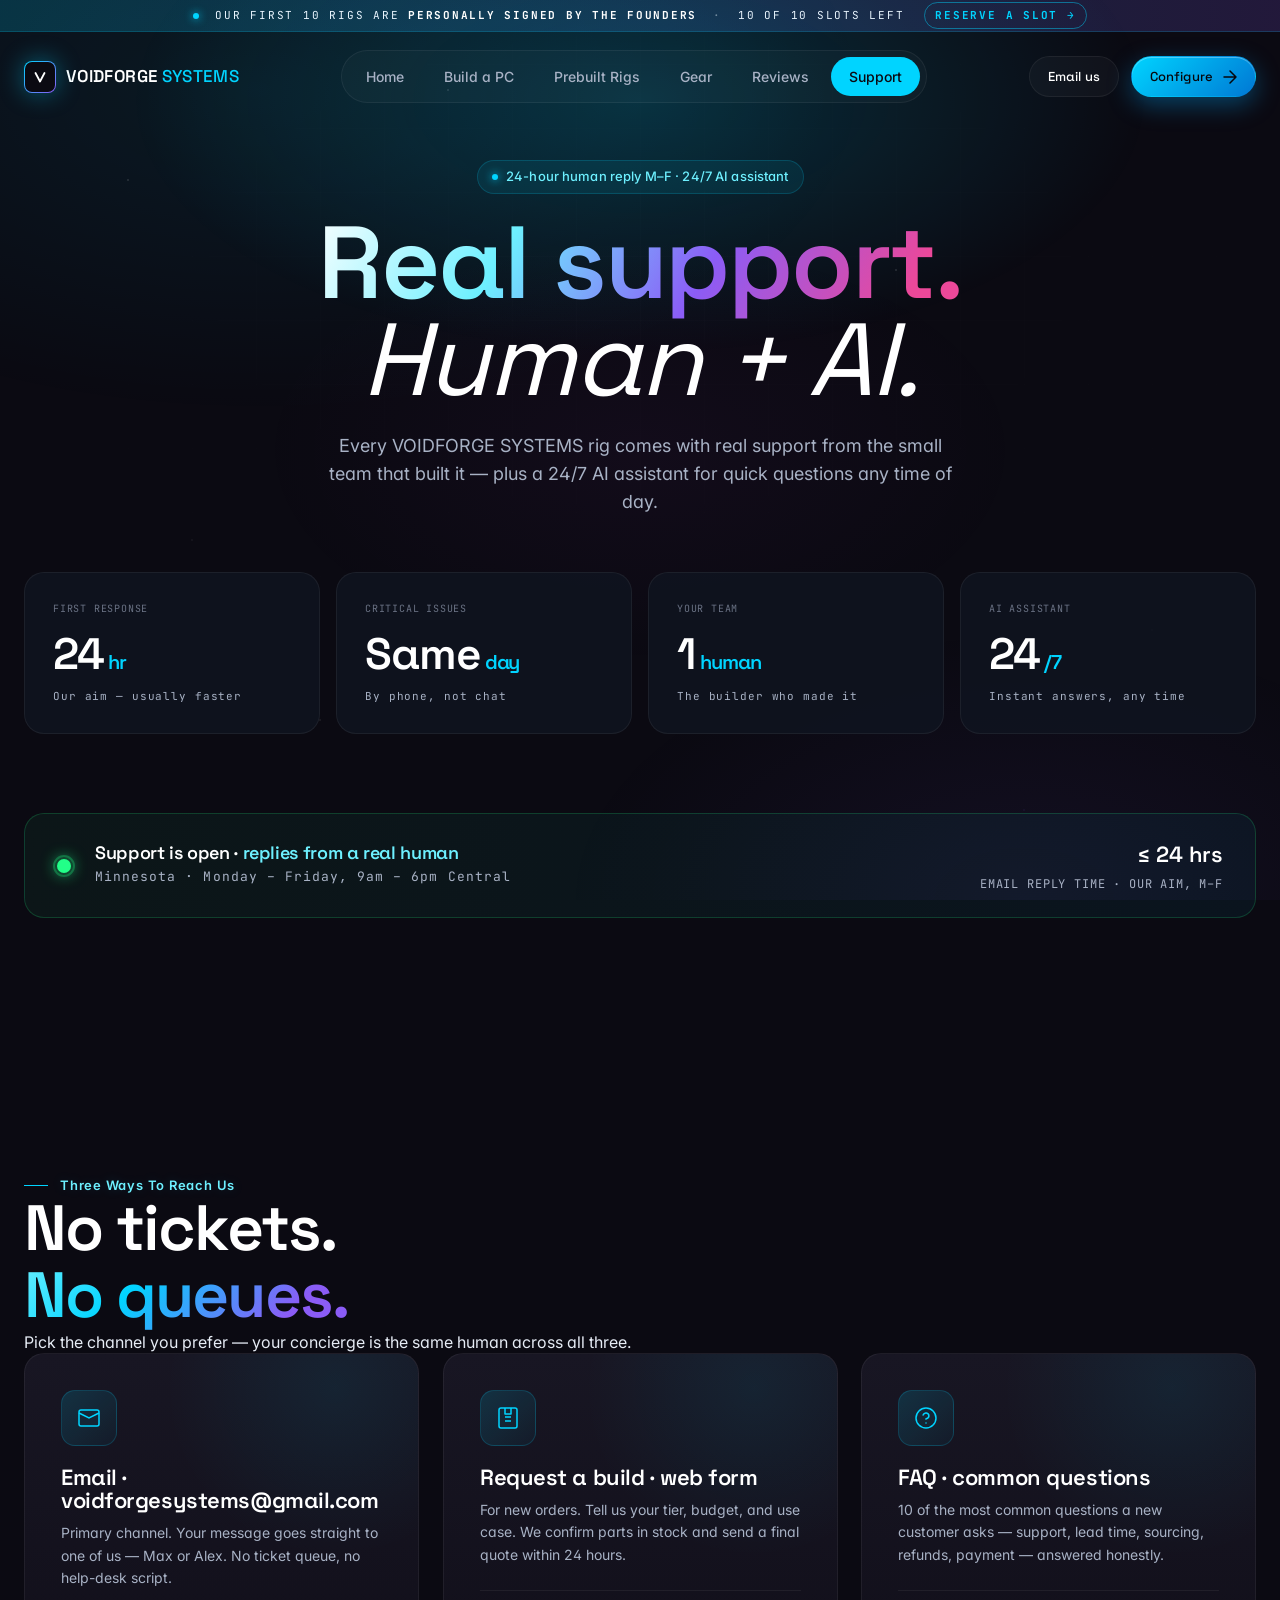
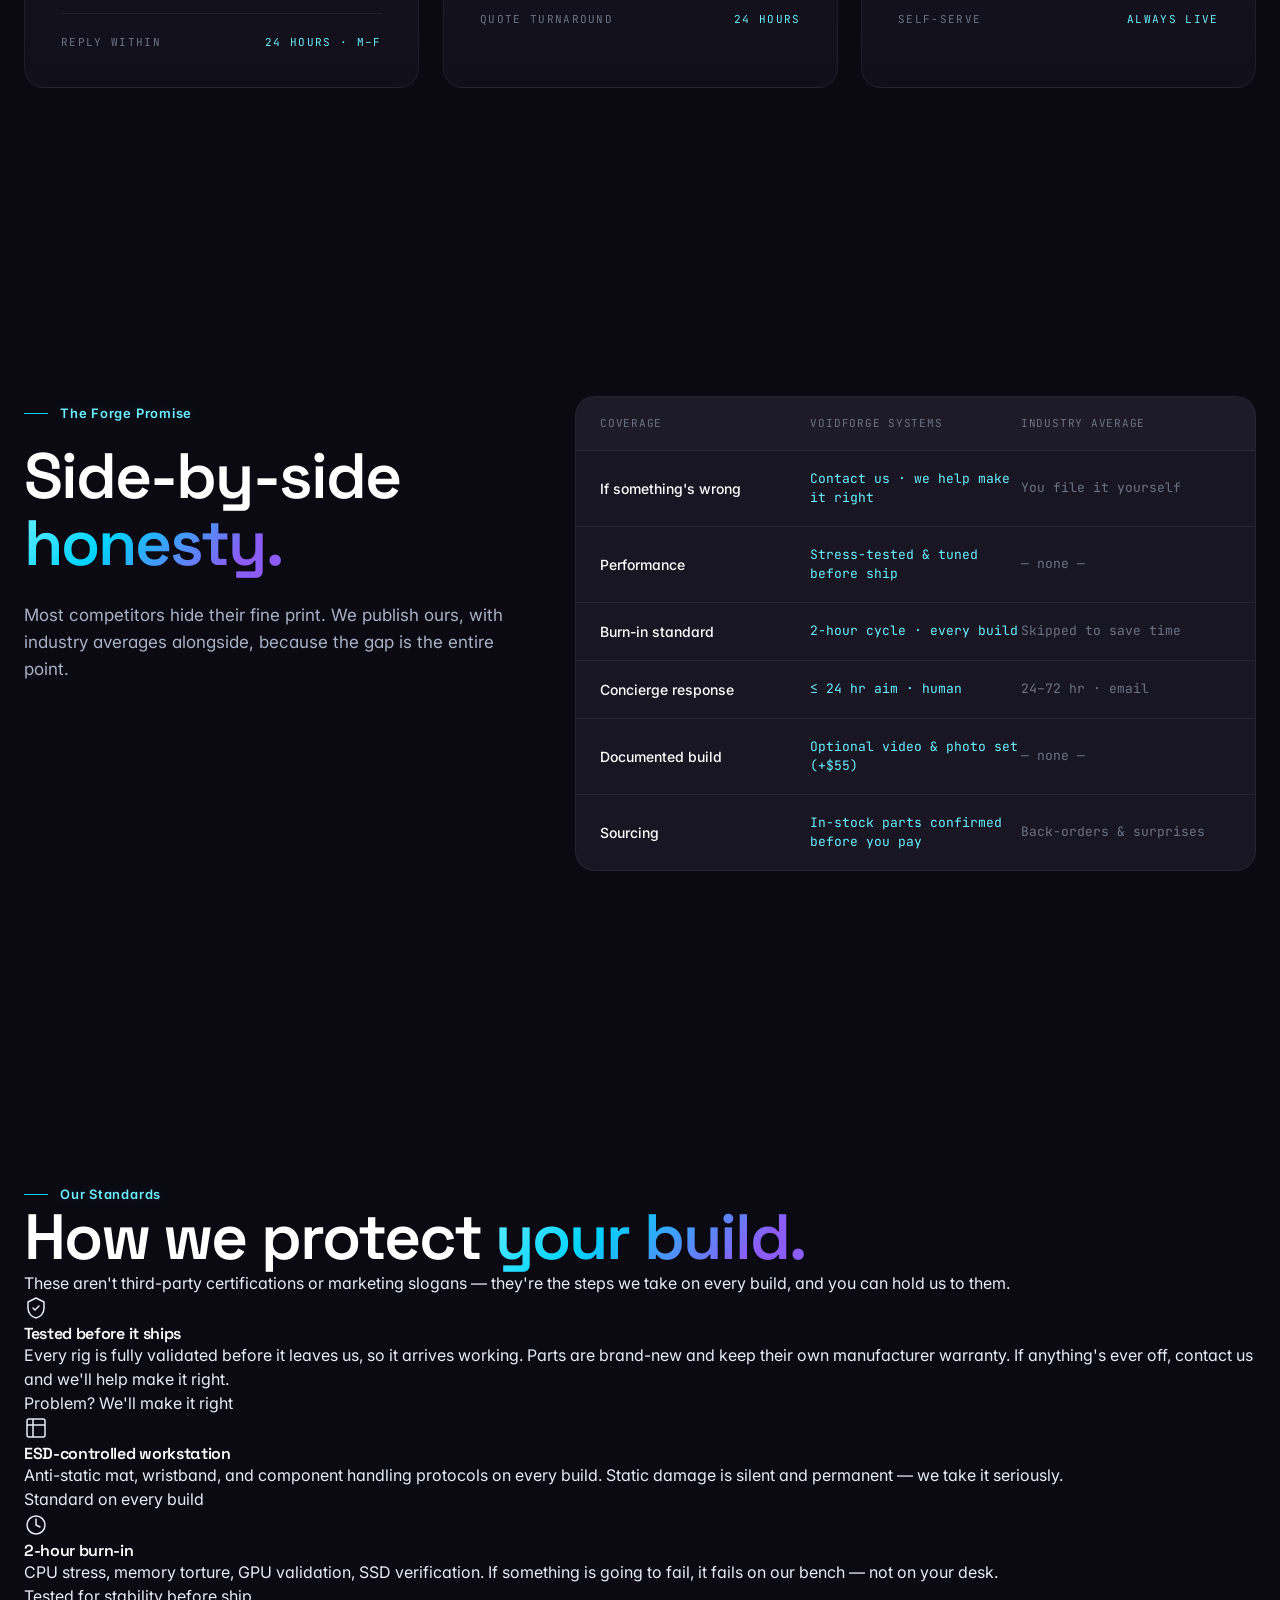
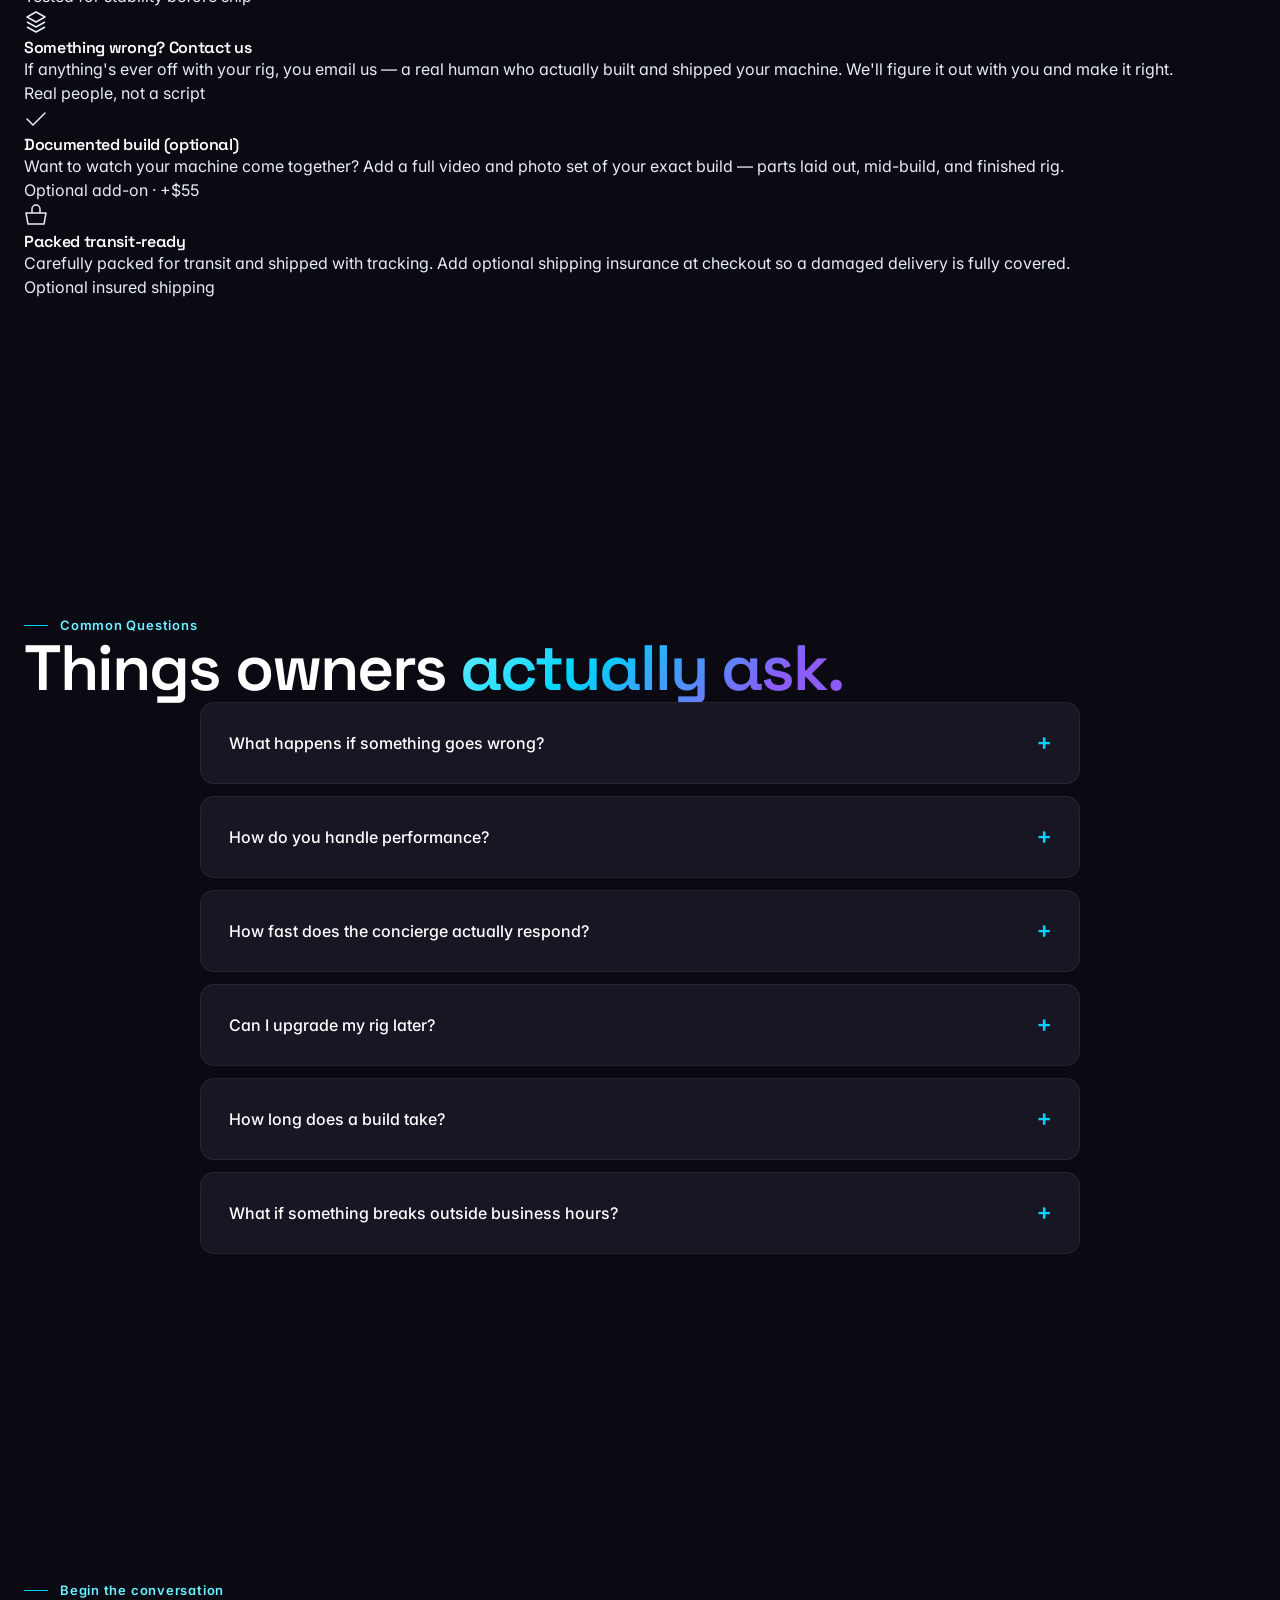
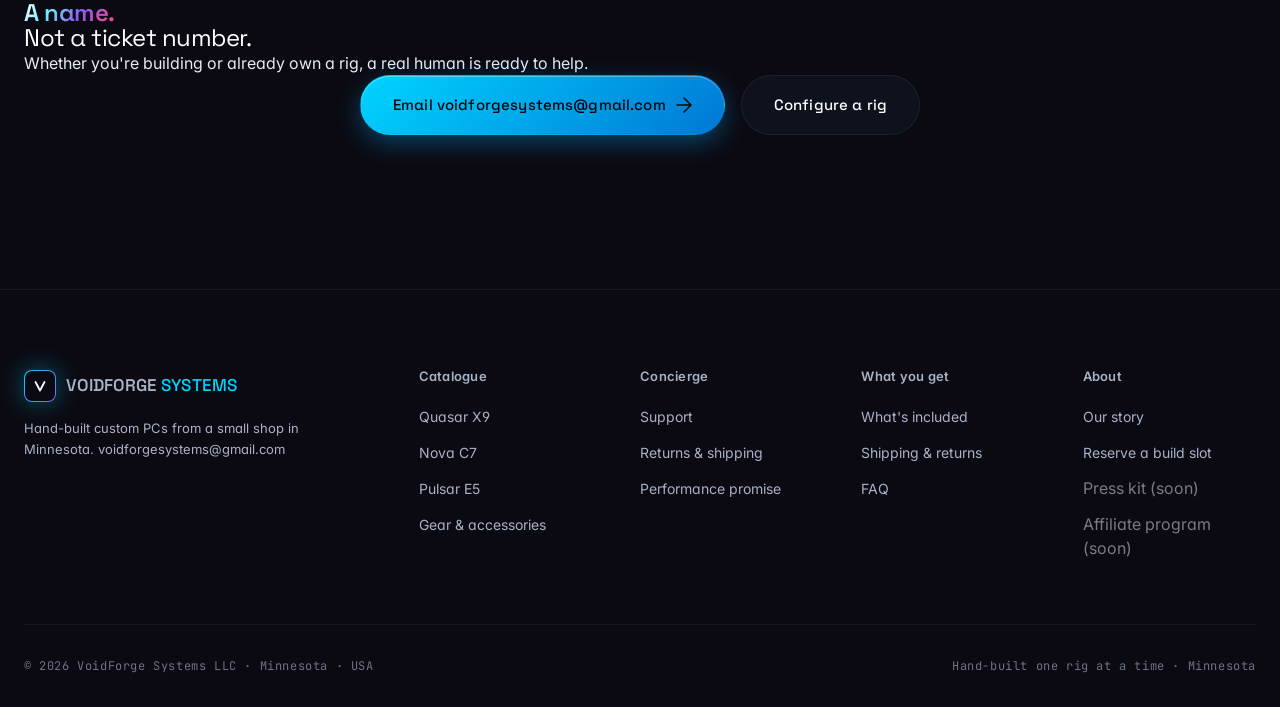
<file: support.html>
<!doctype html>
<html lang="en">
<head>
<meta charset="utf-8" />
<meta name="viewport" content="width=device-width, initial-scale=1" />
<meta name="theme-color" content="#05060a" />
<title>Support · VoidForge Systems</title>
<meta name="description" content="Support and the standards we hold every build to. Email voidforgesystems@gmail.com — replies within 24 hours from a real human." />
<meta property="og:type" content="website" />
<meta property="og:title" content="Support · VoidForge Systems" />
<meta property="og:description" content="Real human support. Every rig tested before it ships. Problem? Contact us and we make it right." />
<meta property="og:url" content="https://voidforgesystems.com/support.html" />
<meta property="og:site_name" content="VoidForge Systems" />
<meta property="og:image" content="https://voidforgesystems.com/og-image.png" />
<meta name="twitter:card" content="summary_large_image" />
<meta name="twitter:title" content="Support · VoidForge Systems" />
<meta name="twitter:description" content="Real human support. Every rig tested before it ships." />
<meta name="twitter:image" content="https://voidforgesystems.com/og-image.png" />
<link rel="canonical" href="https://voidforgesystems.com/support.html" />
<link rel="icon" type="image/svg+xml" href="data:image/svg+xml,%3Csvg xmlns='http://www.w3.org/2000/svg' viewBox='0 0 100 100'%3E%3Crect width='100' height='100' rx='22' fill='%2305060a'/%3E%3Ccircle cx='50' cy='50' r='22' fill='none' stroke='%2300d4ff' stroke-width='4'/%3E%3Ccircle cx='50' cy='50' r='8' fill='%2300d4ff'/%3E%3C/svg%3E" />
<link rel="apple-touch-icon" href="apple-touch-icon.png" />

<link rel="preconnect" href="https://fonts.googleapis.com">
<link rel="preconnect" href="https://fonts.gstatic.com" crossorigin>
<link rel="stylesheet" href="https://fonts.googleapis.com/css2?family=Space+Grotesk:wght@400;500;600;700&family=Inter:wght@300;400;500;600&family=JetBrains+Mono:wght@400;500&display=swap">
<link rel="stylesheet" href="assets/styles.css">
<noscript><style>.fade-up{opacity:1!important;transform:none!important}</style></noscript>

<style>
/* === Support page === */
.sp-hero {
  padding: 160px 0 80px;
  position: relative;
  overflow: hidden;
}
.sp-hero::before {
  content: ''; position: absolute;
  left: 50%; top: -200px;
  transform: translateX(-50%);
  width: 1200px; height: 600px;
  background: radial-gradient(ellipse, rgba(0, 212, 255, 0.18), transparent 60%);
  pointer-events: none;
}
.sp-hero-inner {
  text-align: center;
  position: relative; z-index: 2;
}
.sp-hero h1 {
  font-size: clamp(48px, 8vw, 120px);
  margin: 20px 0 24px;
  line-height: 0.95;
}
.sp-hero p {
  font-size: 18px;
  color: var(--text-300);
  max-width: 640px;
  margin: 0 auto;
  line-height: 1.55;
}

/* SLA metrics */
.sla-grid {
  display: grid;
  grid-template-columns: repeat(4, 1fr);
  gap: 16px;
  margin-top: 56px;
}
.sla-card {
  padding: 28px;
  border: 1px solid var(--surface-line);
  background: var(--surface-glass);
  backdrop-filter: blur(20px);
  border-radius: var(--radius-lg);
  text-align: left;
  transition: all 0.4s var(--ease-out-quart);
}
.sla-card:hover { border-color: var(--surface-line-hi); transform: translateY(-4px); }
.sla-card .l {
  font-family: var(--font-mono); font-size: 10px;
  letter-spacing: 0.08em; text-transform: uppercase;
  color: var(--text-400); margin-bottom: 16px;
}
.sla-card .v {
  font-family: var(--font-display);
  font-size: 44px; font-weight: 600;
  color: var(--text-100);
  letter-spacing: -0.025em;
  line-height: 1;
}
.sla-card .v .u { color: var(--plasma-500); font-size: 20px; margin-left: 4px; }
.sla-card .meta {
  font-family: var(--font-mono); font-size: 11px;
  color: var(--text-300); margin-top: 12px;
  letter-spacing: 0.08em;
}
@media (max-width: 920px) { .sla-grid { grid-template-columns: 1fr 1fr; } }

/* Concierge channels */
.ch-grid {
  display: grid;
  grid-template-columns: 1fr 1fr 1fr;
  gap: 24px;
}
.ch-card {
  padding: 36px;
  border-radius: var(--radius-lg);
  border: 1px solid var(--surface-line);
  background: linear-gradient(180deg, var(--obsidian-3), var(--obsidian-2));
  position: relative;
  overflow: hidden;
  transition: all 0.5s var(--ease-out-quart);
}
.ch-card::before {
  content: ''; position: absolute;
  top: -50%; right: -30%;
  width: 400px; height: 400px;
  background: radial-gradient(circle, rgba(0, 212, 255, 0.18), transparent 60%);
  opacity: 0.4;
  transition: opacity 0.5s;
}
.ch-card:hover::before { opacity: 0.8; }
.ch-card:hover { transform: translateY(-6px); border-color: var(--surface-line-hi); }
.ch-card > * { position: relative; z-index: 1; }

.ch-icon {
  width: 56px; height: 56px;
  border-radius: var(--radius-md);
  background: linear-gradient(135deg, rgba(0, 212, 255, 0.15), rgba(0, 212, 255, 0.04));
  border: 1px solid var(--surface-line-hi);
  display: grid; place-items: center;
  color: var(--plasma-500);
  margin-bottom: 20px;
}
.ch-card h3 { font-size: 22px; margin-bottom: 10px; }
.ch-card p { color: var(--text-300); font-size: 14px; line-height: 1.6; margin-bottom: 24px; }
.ch-meta {
  display: flex; justify-content: space-between;
  padding-top: 20px;
  border-top: 1px solid var(--surface-line);
  font-family: var(--font-mono); font-size: 11px;
  letter-spacing: 0.12em; text-transform: uppercase;
}
.ch-meta .a { color: var(--text-400); }
.ch-meta .b { color: var(--plasma-300); }
@media (max-width: 920px) { .ch-grid { grid-template-columns: 1fr; } }

/* Promise table */
.promise {
  display: grid;
  grid-template-columns: 1fr 1.4fr;
  gap: 64px;
  align-items: start;
}
.promise-table {
  border: 1px solid var(--surface-line);
  border-radius: var(--radius-lg);
  background: var(--obsidian-3);
  overflow: hidden;
}
.promise-row {
  display: grid;
  grid-template-columns: 1fr 1fr 1fr;
  padding: 18px 24px;
  border-bottom: 1px solid var(--surface-line);
  align-items: center;
}
.promise-row:last-child { border-bottom: none; }
.promise-row.head {
  background: rgba(255,255,255,0.02);
  font-family: var(--font-mono); font-size: 11px;
  letter-spacing: 0.07em; text-transform: uppercase;
  color: var(--text-400);
}
.promise-row .lbl { color: var(--text-100); font-weight: 500; font-size: 14px; }
.promise-row .you { color: var(--plasma-300); font-family: var(--font-mono); font-size: 13px; }
.promise-row .them { color: var(--text-400); font-family: var(--font-mono); font-size: 13px; }
.promise-row .check { color: #22ff88; }
.promise-row .cross { color: #6b7385; }
@media (max-width: 1024px) { .promise { grid-template-columns: 1fr; } }

/* AI Assistant card */
.ai-block {
  border-radius: var(--radius-xl);
  border: 1px solid var(--surface-line-hi);
  background:
    radial-gradient(ellipse 60% 80% at 20% 20%, rgba(139, 92, 246, 0.15), transparent 70%),
    radial-gradient(ellipse 60% 80% at 80% 80%, rgba(0, 212, 255, 0.12), transparent 70%),
    linear-gradient(180deg, var(--obsidian-3), var(--obsidian-1));
  padding: 64px;
  display: grid;
  grid-template-columns: 1fr 1fr;
  gap: 48px;
  align-items: center;
  position: relative;
  overflow: hidden;
}
.ai-block::before {
  content: ''; position: absolute; inset: 0;
  background-image:
    linear-gradient(rgba(0, 212, 255, 0.025) 1px, transparent 1px),
    linear-gradient(90deg, rgba(0, 212, 255, 0.025) 1px, transparent 1px);
  background-size: 24px 24px;
  pointer-events: none;
  mask-image: radial-gradient(ellipse 80% 80% at 50% 50%, black, transparent 75%);
}
.ai-block > * { position: relative; z-index: 1; }

.ai-chat {
  background: var(--obsidian-1);
  border: 1px solid var(--surface-line);
  border-radius: var(--radius-lg);
  padding: 24px;
  display: flex; flex-direction: column;
  gap: 14px;
  min-height: 360px;
}
.ai-msg {
  padding: 14px 16px;
  border-radius: var(--radius-md);
  font-size: 14px;
  line-height: 1.55;
  max-width: 85%;
}
.ai-msg.user {
  background: rgba(255,255,255,0.04);
  border: 1px solid var(--surface-line);
  color: var(--text-200);
  align-self: flex-end;
}
.ai-msg.ai {
  background: linear-gradient(135deg, rgba(0, 212, 255, 0.12), rgba(139, 92, 246, 0.08));
  border: 1px solid var(--surface-line-hi);
  color: var(--text-100);
  align-self: flex-start;
  position: relative;
}
.ai-msg.ai::before {
  content: '';
  position: absolute;
  top: -6px; left: 12px;
  background: var(--obsidian-1);
  padding: 0 8px;
  font-family: var(--font-mono); font-size: 9px;
  letter-spacing: 0.2em;
  color: var(--plasma-500);
}
.ai-input {
  margin-top: auto;
  padding: 12px 14px;
  background: rgba(255,255,255,0.03);
  border: 1px solid var(--surface-line);
  border-radius: var(--radius-sm);
  display: flex; gap: 12px; align-items: center;
  font-family: var(--font-mono);
  font-size: 12px;
  color: var(--text-400);
  letter-spacing: 0.06em;
}
.ai-input::after {
  content: ''; width: 8px; height: 14px;
  background: var(--plasma-500);
  animation: blink 1s steps(2) infinite;
}
@keyframes blink { 50% { opacity: 0; } }
@media (max-width: 1024px) { .ai-block { grid-template-columns: 1fr; padding: 40px 28px; } }

/* FAQ */
.faq {
  max-width: 880px;
  margin: 0 auto;
}
.faq-item {
  border: 1px solid var(--surface-line);
  border-radius: var(--radius-md);
  background: var(--obsidian-3);
  margin-bottom: 12px;
  overflow: hidden;
  transition: border-color 0.3s;
}
.faq-item:hover { border-color: var(--surface-line-hi); }
.faq-item summary {
  padding: 22px 28px;
  cursor: none;
  display: flex; justify-content: space-between; align-items: center;
  list-style: none;
  font-weight: 500; font-size: 16px;
  color: var(--text-100);
}
.faq-item summary::-webkit-details-marker { display: none; }
.faq-item summary::after {
  content: '+';
  font-family: var(--font-mono);
  font-size: 24px;
  color: var(--plasma-500);
  transition: transform 0.3s;
}
.faq-item[open] summary::after { transform: rotate(45deg); }
.faq-item .body {
  padding: 0 28px 24px;
  color: var(--text-300);
  font-size: 14px;
  line-height: 1.7;
  max-width: 720px;
}

/* Concierge availability strip */
.now {
  display: flex; align-items: center;
  gap: 24px;
  padding: 24px 32px;
  border-radius: var(--radius-lg);
  background: linear-gradient(90deg, rgba(34, 255, 136, 0.05), rgba(0, 212, 255, 0.05));
  border: 1px solid rgba(34, 255, 136, 0.18);
  margin-bottom: 64px;
}
.now-dot {
  width: 14px; height: 14px; border-radius: 50%;
  background: #22ff88;
  box-shadow: 0 0 16px #22ff88;
  position: relative;
}
.now-dot::after {
  content: ''; position: absolute; inset: -4px;
  border-radius: 50%;
  border: 2px solid rgba(34, 255, 136, 0.28);
  /* static ring — continuous radar ping removed for a calmer premium feel */
}
.now h4 { font-size: 18px; margin-bottom: 4px; }
.now p { color: var(--text-300); font-size: 13px; font-family: var(--font-mono); letter-spacing: 0.08em; }
.now-right {
  margin-left: auto;
  font-family: var(--font-mono); font-size: 12px;
  letter-spacing: 0.07em;
  color: var(--text-300); text-transform: uppercase;
  text-align: right;
}
.now-right strong { color: var(--text-100); font-size: 22px;
  font-family: var(--font-display); font-weight: 600; letter-spacing: -0.01em;
  text-transform: none; display: block; margin-bottom: 4px; }
</style>
</head>
<body>

<!-- Founding customer bar -->
<div class="nf-fc-bar">
  <span class="pulse"></span>
  <span>Our first 10 rigs are <strong style="color:#fff">personally signed by the founders</strong></span>
  <span class="sep hide-sm">·</span>
  <span class="hide-sm">10 of 10 slots left</span>
  <a href="index.html#request">Reserve a slot →</a>
</div>

<div class="nf-loader">
  <div class="nf-loader-inner">
    <div class="nf-loader-mark"></div>
    <div class="nf-loader-text">Connecting concierge</div>
  </div>
</div>

<div class="starfield"></div>

<nav class="nf-nav">
  <div class="nf-nav-inner">
    <a href="index.html" class="nf-logo">
      <span class="nf-logo-mark">
        <svg width="14" height="14" viewBox="0 0 14 14" fill="none">
          <path d="M2.5 3L7 11.5L11.5 3" stroke="white" stroke-width="1.8" stroke-linecap="round" stroke-linejoin="round"/>
        </svg>
      </span>
      <span class="nf-logo-text">VOIDFORGE<span> SYSTEMS</span></span>
    </a>
    <div class="nf-nav-links">
      <a href="index.html" class="nf-nav-link">Home</a>
      <a href="forge.html" class="nf-nav-link">Build a PC</a>
      <a href="product.html" class="nf-nav-link">Prebuilt Rigs</a>
      <a href="gear.html" class="nf-nav-link">Gear</a>
      <a href="index.html#reviews" class="nf-nav-link">Reviews</a>
      <a href="support.html" class="nf-nav-link active">Support</a>
    </div>
    <div class="nf-nav-cta">
      <a href="mailto:voidforgesystems@gmail.com" class="btn btn-ghost btn-sm magnetic">Email us</a>
      <a href="forge.html" class="btn btn-primary btn-sm magnetic">
        Configure
        <svg width="14" height="14" viewBox="0 0 14 14" fill="none"><path d="M1 7H13M13 7L7 1M13 7L7 13" stroke="currentColor" stroke-width="1.5" stroke-linecap="round"/></svg>
      </a>
    </div>
    <button class="nf-nav-toggle" type="button" aria-label="Menu" aria-expanded="false">
      <svg class="ic-open" viewBox="0 0 24 24" fill="none" stroke="currentColor" stroke-width="2" stroke-linecap="round"><path d="M3 6h18M3 12h18M3 18h18"/></svg>
      <svg class="ic-close" viewBox="0 0 24 24" fill="none" stroke="currentColor" stroke-width="2" stroke-linecap="round"><path d="M6 6l12 12M18 6L6 18"/></svg>
    </button>
  </div>
</nav>

<!-- HERO -->
<section class="sp-hero">
  <div class="container sp-hero-inner">
    <div class="pill fade-up"><span class="pill-dot"></span>24-hour human reply M–F · 24/7 AI assistant</div>
    <h1 class="fade-up d-1">
      <span class="aurora-text">Real support.</span><br/>
      <span style="font-style:italic;font-weight:400">Human + AI.</span>
    </h1>
    <p class="fade-up d-2">
      Every VOIDFORGE SYSTEMS rig comes with real support from the small team that built it — plus a 24/7 AI assistant for quick questions any time of day.
    </p>

    <div class="sla-grid">
      <div class="sla-card fade-up">
        <div class="l">First response</div>
        <div class="v">24<span class="u">hr</span></div>
        <div class="meta">Our aim — usually faster</div>
      </div>
      <div class="sla-card fade-up d-1">
        <div class="l">Critical issues</div>
        <div class="v">Same<span class="u">day</span></div>
        <div class="meta">By phone, not chat</div>
      </div>
      <div class="sla-card fade-up d-2">
        <div class="l">Your team</div>
        <div class="v">1<span class="u">human</span></div>
        <div class="meta">The builder who made it</div>
      </div>
      <div class="sla-card fade-up d-3">
        <div class="l">AI assistant</div>
        <div class="v">24<span class="u">/7</span></div>
        <div class="meta">Instant answers, any time</div>
      </div>
    </div>
  </div>
</section>

<!-- Concierge live now -->
<section class="container" style="padding-bottom: 32px;">
  <div class="now fade-up">
    <span class="now-dot"></span>
    <div>
      <h4>Support is open · <span style="color: var(--plasma-300)">replies from a real human</span></h4>
      <p>Minnesota · Monday – Friday, 9am – 6pm Central</p>
    </div>
    <div class="now-right">
      <strong>≤ 24 hrs</strong>
      Email reply time · our aim, M–F
    </div>
  </div>
</section>

<!-- Channels -->
<section class="section">
  <div class="container">
    <div class="section-head fade-up">
      <span class="eyebrow">Three Ways To Reach Us</span>
      <h2 class="display-2">No tickets.<br/><span class="gradient-text">No queues.</span></h2>
      <p>Pick the channel you prefer — your concierge is the same human across all three.</p>
    </div>

    <div class="ch-grid">
      <a href="mailto:voidforgesystems@gmail.com" class="ch-card fade-up hover-light" style="text-decoration:none;color:inherit;display:block">
        <div class="ch-icon">
          <svg width="24" height="24" viewBox="0 0 24 24" fill="none"><rect x="2" y="4" width="20" height="16" rx="2" stroke="currentColor" stroke-width="1.5"/><path d="m22 7-10 5L2 7" stroke="currentColor" stroke-width="1.5"/></svg>
        </div>
        <h3>Email · voidforgesystems@gmail.com</h3>
        <p>Primary channel. Your message goes straight to one of us — Max or Alex. No ticket queue, no help-desk script.</p>
        <div class="ch-meta">
          <span class="a">Reply within</span>
          <span class="b">24 hours · M–F</span>
        </div>
      </a>

      <a href="index.html#request" class="ch-card fade-up d-1 hover-light" style="text-decoration:none;color:inherit;display:block">
        <div class="ch-icon">
          <svg width="24" height="24" viewBox="0 0 24 24" fill="none"><path d="M9 2v6h6V2M9 11h6M9 15h6M5 22h14a2 2 0 0 0 2-2V4a2 2 0 0 0-2-2H5a2 2 0 0 0-2 2v16a2 2 0 0 0 2 2z" stroke="currentColor" stroke-width="1.5" stroke-linejoin="round"/></svg>
        </div>
        <h3>Request a build · web form</h3>
        <p>For new orders. Tell us your tier, budget, and use case. We confirm parts in stock and send a final quote within 24 hours.</p>
        <div class="ch-meta">
          <span class="a">Quote turnaround</span>
          <span class="b">24 hours</span>
        </div>
      </a>

      <a href="index.html#faq" class="ch-card fade-up d-2 hover-light" style="text-decoration:none;color:inherit;display:block">
        <div class="ch-icon">
          <svg width="24" height="24" viewBox="0 0 24 24" fill="none"><circle cx="12" cy="12" r="10" stroke="currentColor" stroke-width="1.5"/><path d="M9.09 9a3 3 0 0 1 5.83 1c0 2-3 3-3 3M12 17h.01" stroke="currentColor" stroke-width="1.5" stroke-linecap="round"/></svg>
        </div>
        <h3>FAQ · common questions</h3>
        <p>10 of the most common questions a new customer asks — support, lead time, sourcing, refunds, payment — answered honestly.</p>
        <div class="ch-meta">
          <span class="a">Self-serve</span>
          <span class="b">Always live</span>
        </div>
      </a>
    </div>
  </div>
</section>

<!-- Promise table -->
<section class="section">
  <div class="container">
    <div class="promise">
      <div class="fade-up">
        <span class="eyebrow">The Forge Promise</span>
        <h2 class="display-2" style="margin: 20px 0 24px">Side-by-side <span class="gradient-text">honesty.</span></h2>
        <p style="color: var(--text-300); font-size: 17px; line-height: 1.6;">
          Most competitors hide their fine print. We publish ours, with industry averages alongside, because the gap is the entire point.
        </p>
      </div>

      <div class="promise-table fade-up d-1">
        <div class="promise-row head">
          <span>Coverage</span><span>VOIDFORGE SYSTEMS</span><span>Industry average</span>
        </div>
        <div class="promise-row">
          <span class="lbl">If something's wrong</span>
          <span class="you">Contact us · we help make it right</span>
          <span class="them">You file it yourself</span>
        </div>
        <div class="promise-row">
          <span class="lbl">Performance</span>
          <span class="you">Stress-tested &amp; tuned before ship</span>
          <span class="them">— none —</span>
        </div>
        <div class="promise-row">
          <span class="lbl">Burn-in standard</span>
          <span class="you">2-hour cycle · every build</span>
          <span class="them">Skipped to save time</span>
        </div>
        <div class="promise-row">
          <span class="lbl">Concierge response</span>
          <span class="you">≤ 24 hr aim · human</span>
          <span class="them">24–72 hr · email</span>
        </div>
        <div class="promise-row">
          <span class="lbl">Documented build</span>
          <span class="you">Optional video &amp; photo set (+$55)</span>
          <span class="them">— none —</span>
        </div>
        <div class="promise-row">
          <span class="lbl">Sourcing</span>
          <span class="you">In-stock parts confirmed before you pay</span>
          <span class="them">Back-orders &amp; surprises</span>
        </div>
      </div>
    </div>
  </div>
</section>

<!-- Trust certifications -->
<section class="section">
  <div class="container">
    <div class="section-head center fade-up">
      <span class="eyebrow">Our Standards</span>
      <h2 class="display-2">How we protect <span class="gradient-text">your build.</span></h2>
      <p>These aren't third-party certifications or marketing slogans — they're the steps we take on every build, and you can hold us to them.</p>
    </div>

    <div class="nf-trust-grid">
      <div class="nf-trust-card fade-up hover-light">
        <div class="nf-trust-icon">
          <svg width="24" height="24" viewBox="0 0 24 24" fill="none"><path d="M12 2L4 6V12C4 16.97 7.58 21.39 12 22C16.42 21.39 20 16.97 20 12V6L12 2Z" stroke="currentColor" stroke-width="1.5" stroke-linejoin="round"/><path d="M9 12L11 14L15 10" stroke="currentColor" stroke-width="1.5" stroke-linecap="round"/></svg>
        </div>
        <h4>Tested before it ships</h4>
        <p>Every rig is fully validated before it leaves us, so it arrives working. Parts are brand-new and keep their own manufacturer warranty. If anything's ever off, contact us and we'll help make it right.</p>
        <div class="stat">Problem? We'll make it right</div>
      </div>
      <div class="nf-trust-card fade-up d-1 hover-light">
        <div class="nf-trust-icon">
          <svg width="24" height="24" viewBox="0 0 24 24" fill="none"><rect x="3" y="3" width="18" height="18" rx="2" stroke="currentColor" stroke-width="1.5"/><path d="M3 9H21M9 3V21" stroke="currentColor" stroke-width="1.5"/></svg>
        </div>
        <h4>ESD-controlled workstation</h4>
        <p>Anti-static mat, wristband, and component handling protocols on every build. Static damage is silent and permanent — we take it seriously.</p>
        <div class="stat">Standard on every build</div>
      </div>
      <div class="nf-trust-card fade-up d-2 hover-light">
        <div class="nf-trust-icon">
          <svg width="24" height="24" viewBox="0 0 24 24" fill="none"><circle cx="12" cy="12" r="9" stroke="currentColor" stroke-width="1.5"/><path d="M12 6V12L16 14" stroke="currentColor" stroke-width="1.5" stroke-linecap="round"/></svg>
        </div>
        <h4>2-hour burn-in</h4>
        <p>CPU stress, memory torture, GPU validation, SSD verification. If something is going to fail, it fails on our bench — not on your desk.</p>
        <div class="stat">Tested for stability before ship</div>
      </div>
      <div class="nf-trust-card fade-up d-3 hover-light">
        <div class="nf-trust-icon">
          <svg width="24" height="24" viewBox="0 0 24 24" fill="none"><path d="M3 7l9-5 9 5-9 5z" stroke="currentColor" stroke-width="1.5" stroke-linejoin="round"/><path d="M3 12l9 5 9-5M3 17l9 5 9-5" stroke="currentColor" stroke-width="1.5" stroke-linejoin="round"/></svg>
        </div>
        <h4>Something wrong? Contact us</h4>
        <p>If anything's ever off with your rig, you email us — a real human who actually built and shipped your machine. We'll figure it out with you and make it right.</p>
        <div class="stat">Real people, not a script</div>
      </div>
      <div class="nf-trust-card fade-up d-4 hover-light">
        <div class="nf-trust-icon">
          <svg width="24" height="24" viewBox="0 0 24 24" fill="none"><path d="M3 12L9 18L21 6" stroke="currentColor" stroke-width="1.5" stroke-linecap="round" stroke-linejoin="round"/></svg>
        </div>
        <h4>Documented build (optional)</h4>
        <p>Want to watch your machine come together? Add a full video and photo set of your exact build — parts laid out, mid-build, and finished rig.</p>
        <div class="stat">Optional add-on · +$55</div>
      </div>
      <div class="nf-trust-card fade-up d-5 hover-light">
        <div class="nf-trust-icon">
          <svg width="24" height="24" viewBox="0 0 24 24" fill="none"><path d="M2 9h20l-2 11H4z" stroke="currentColor" stroke-width="1.5" stroke-linejoin="round"/><path d="M8 9V5a4 4 0 0 1 8 0v4" stroke="currentColor" stroke-width="1.5" stroke-linejoin="round"/></svg>
        </div>
        <h4>Packed transit-ready</h4>
        <p>Carefully packed for transit and shipped with tracking. Add optional shipping insurance at checkout so a damaged delivery is fully covered.</p>
        <div class="stat">Optional insured shipping</div>
      </div>
    </div>
  </div>
</section>

<!-- FAQ -->
<section class="section">
  <div class="container">
    <div class="section-head center fade-up">
      <span class="eyebrow">Common Questions</span>
      <h2 class="display-2">Things owners <span class="gradient-text">actually ask.</span></h2>
    </div>

    <div class="faq fade-up">
      <details class="faq-item">
        <summary>What happens if something goes wrong?</summary>
        <div class="body">
          Every machine is fully tested before it ships, so it arrives working. Your parts are brand-new and genuine, so each one keeps whatever manufacturer warranty it normally carries. If anything is ever off with your rig, contact us and we'll help you figure it out and make it right. The only returns we accept are for systems damaged in transit, which is exactly what optional shipping insurance is for.
        </div>
      </details>
      <details class="faq-item">
        <summary>How do you handle performance?</summary>
        <div class="body">
          We stress-test every build on its own hardware before it ships to make sure it's stable and performing the way its parts should. We don't publish a benchmark sheet or promise a specific frame rate, because real-world FPS depends on the game, settings, patches, and your display — anyone quoting you an exact number up front is guessing. If your rig isn't performing the way it should for its parts, we'll diagnose and re-tune it.
        </div>
      </details>
      <details class="faq-item">
        <summary>How fast does the concierge actually respond?</summary>
        <div class="body">
          Our aim is a first response within 24 hours on every channel, and in practice it's usually much faster. For high-priority issues (rig won't post, won't boot, system instability), flag the ticket "CRITICAL" and we'll prioritize it and get you on the phone the same day — not just chat. We're a small team, so you're talking to an actual builder, not a queue.
        </div>
      </details>
      <details class="faq-item">
        <summary>Can I upgrade my rig later?</summary>
        <div class="body">
          Yes. Your rig is built with standard, off-the-shelf parts, so upgrades are straightforward — GPU, RAM, storage, and cooling can all be swapped down the line. Ship it back to us and we'll handle the upgrade, or we can walk you through doing it yourself over a call. If we ever add a formal trade-in program, we'll publish the exact terms here.
        </div>
      </details>
      <details class="faq-item">
        <summary>How long does a build take?</summary>
        <div class="body">
          Standard lead time is 7–14 business days from quote approval. This covers hand assembly, OS install with latest drivers, a 2-hour burn-in cycle, and final QA. Every build is treated as a priority build — there's no upcharge to jump the line. Ground shipping adds 3–5 days depending on where you are.
        </div>
      </details>
      <details class="faq-item">
        <summary>What if something breaks outside business hours?</summary>
        <div class="body">
          Email <strong>voidforgesystems@gmail.com</strong> at any hour. We're a two-person shop, so off-hours responses come the next business morning — but they come from a real human who actually built and shipped your rig, not a help-desk script. For critical hardware failures (won't power on, transit damage), we treat those as priority and respond as fast as we can.
        </div>
      </details>
    </div>
  </div>
</section>

<!-- Final CTA -->
<section class="section">
  <div class="container">
    <div class="nf-cta-block fade-up">
      <span class="eyebrow">Begin the conversation</span>
      <h2><span class="aurora-text">A name.</span><br/><span class="italic" style="font-weight:400;font-family:'Space Grotesk'">Not a ticket number.</span></h2>
      <p>Whether you're building or already own a rig, a real human is ready to help.</p>
      <div style="display:flex;gap:16px;justify-content:center;flex-wrap:wrap">
        <a href="mailto:voidforgesystems@gmail.com" class="btn btn-primary btn-lg magnetic">
          Email voidforgesystems@gmail.com
          <svg width="16" height="16" viewBox="0 0 16 16" fill="none"><path d="M1 8H15M15 8L8 1M15 8L8 15" stroke="currentColor" stroke-width="1.5" stroke-linecap="round"/></svg>
        </a>
        <a href="forge.html" class="btn btn-glass btn-lg magnetic">Configure a rig</a>
      </div>
    </div>
  </div>
</section>

<!-- Footer -->
<footer class="nf-footer">
  <div class="container">
    <div class="nf-footer-grid">
      <div>
        <a href="index.html" class="nf-logo">
          <span class="nf-logo-mark">
            <svg width="14" height="14" viewBox="0 0 14 14" fill="none"><path d="M2.5 3L7 11.5L11.5 3" stroke="white" stroke-width="1.8" stroke-linecap="round" stroke-linejoin="round"/></svg>
          </span>
          <span class="nf-logo-text">VOIDFORGE<span> SYSTEMS</span></span>
        </a>
        <p class="muted" style="font-size:13px;line-height:1.6;max-width:340px;margin-top:16px">
          Hand-built custom PCs from a small shop in Minnesota. voidforgesystems@gmail.com
        </p>
      </div>
      <div>
        <h5>Catalogue</h5>
        <ul>
          <li><a href="product.html">Quasar X9</a></li>
          <li><a href="product.html">Nova C7</a></li>
          <li><a href="product.html">Pulsar E5</a></li>
          <li><a href="gear.html">Gear &amp; accessories</a></li>
        </ul>
      </div>
      <div>
        <h5>Concierge</h5>
        <ul>
          <li><a href="support.html">Support</a></li>
          <li><a href="support.html">Returns &amp; shipping</a></li>
          <li><a href="support.html">Performance promise</a></li>
        </ul>
      </div>
      <div>
        <h5>What you get</h5>
        <ul>
          <li><a href="index.html#included">What's included</a></li>
          <li><a href="index.html#policies">Shipping &amp; returns</a></li>
          <li><a href="index.html#faq">FAQ</a></li>
        </ul>
      </div>
      <div>
        <h5>About</h5>
        <ul>
          <li><a href="index.html#our-story">Our story</a></li>
          <li><a href="index.html#request">Reserve a build slot</a></li>
          <li><span style="opacity:0.5">Press kit (soon)</span></li>
          <li><span style="opacity:0.5">Affiliate program (soon)</span></li>
        </ul>
      </div>
    </div>
    <div class="nf-footer-bottom">
      <span>© <span id="nf-year-s">2026</span> VoidForge Systems LLC · Minnesota · USA</span>
      <span>Hand-built one rig at a time · Minnesota</span>
    </div>
  </div>
</footer>

<script>document.getElementById('nf-year-s')&&(document.getElementById('nf-year-s').textContent=new Date().getFullYear());</script>
<script src="assets/app.js"></script>
<script>
/* Reveal failsafe — guarantees content is never permanently invisible.
   The .fade-up reveal relies on an IntersectionObserver in app.js. If app.js
   fails to load, throws, or the tab loaded hidden (observer never fires),
   this reveals everything after a short delay. It no-ops the moment the
   observer has revealed anything, so normal scroll animations are preserved. */
(function(){
  setTimeout(function(){
    if (document.querySelector('.fade-up.visible')) return;
    var els = document.querySelectorAll('.fade-up:not(.visible)');
    for (var i = 0; i < els.length; i++) els[i].classList.add('visible');
  }, 2000);
})();
</script>

</body>
</html>
</file>
<file: assets/styles.css>
/* ============================================================
   VOIDFORGE SYSTEMS — Design System
   Obsidian + Plasma Cyan + Aurora accents
   ============================================================ */

:root {
  /* Core palette — softened, slightly warm near-blacks (less clinical) */
  --obsidian-0: #06070c;
  --obsidian-1: #0b0a12;
  --obsidian-2: #110f1a;
  --obsidian-3: #181623;
  --obsidian-4: #221f30;
  --obsidian-5: #2d2a3c;

  /* Plasma cyan (primary accent) */
  --plasma-100: #d4faff;
  --plasma-300: #6df0ff;
  --plasma-500: #00d4ff;
  --plasma-600: #00a8ff;
  --plasma-700: #0078d4;

  /* Aurora (secondary accents) */
  --aurora-violet: #8b5cf6;
  --aurora-pink: #ec4899;
  --aurora-magenta: #d946ef;
  --aurora-amber: #fbbf24;

  /* Surfaces */
  --surface-glass: rgba(20, 24, 36, 0.45);
  --surface-glass-hi: rgba(30, 36, 52, 0.65);
  --surface-line: rgba(255, 255, 255, 0.06);
  --surface-line-hi: rgba(0, 212, 255, 0.18);

  /* Text */
  --text-100: #ffffff;
  --text-200: #e6ecf5;
  --text-300: #a8b2c5;
  --text-400: #6b7385;
  --text-500: #4a5063;

  /* Typography */
  --font-display: 'Space Grotesk', 'Inter', system-ui, -apple-system, sans-serif;
  --font-body: 'Inter', system-ui, -apple-system, sans-serif;
  --font-mono: 'JetBrains Mono', 'SF Mono', Menlo, monospace;

  /* Shadows — unified elevation ladder (same language everywhere) */
  --shadow-glow-cyan: 0 0 0 1px rgba(0, 212, 255, 0.2),
                      0 8px 32px rgba(0, 212, 255, 0.15),
                      0 0 80px rgba(0, 212, 255, 0.08);
  --shadow-deep: 0 24px 80px rgba(0, 0, 0, 0.6),
                 0 8px 24px rgba(0, 0, 0, 0.4);
  --shadow-1: 0 2px 8px rgba(0, 0, 0, 0.30);    /* resting subtle */
  --shadow-2: 0 10px 24px rgba(0, 0, 0, 0.38);  /* raised card */
  --shadow-3: 0 22px 48px rgba(0, 0, 0, 0.48);  /* floating / media */
  --shadow-hover: 0 16px 34px rgba(0, 0, 0, 0.45); /* interactive lift */

  /* Layout — one radius scale used site-wide (Forge included) */
  --container: min(1320px, calc(100vw - 48px));
  --radius-sm: 10px;   /* inputs, buttons, badges, chips, small cells */
  --radius-md: 14px;   /* cards, panels, media */
  --radius-lg: 20px;   /* large feature wraps, modals */
  --radius-xl: 28px;   /* rare oversized containers */

  /* Motion — one timing + easing system */
  --ease-out-expo: cubic-bezier(0.16, 1, 0.3, 1);
  --ease-out-quart: cubic-bezier(0.25, 1, 0.5, 1);
  --ease-in-out-quart: cubic-bezier(0.76, 0, 0.24, 1);
  --t-fast: 0.15s;   /* presses, tiny state flips */
  --t-base: 0.25s;   /* default hover / color / border */
  --t-slow: 0.45s;   /* card lift, larger moves */
  --focus-ring: 0 0 0 3px rgba(0, 212, 255, 0.45); /* unified keyboard focus */
}

* { box-sizing: border-box; margin: 0; padding: 0; }
*::selection { background: var(--plasma-500); color: var(--obsidian-0); }

/* Unified keyboard focus — one consistent ring on every interactive element.
   Uses :focus-visible so it only shows for keyboard/AT users, never on click. */
a:focus-visible,
button:focus-visible,
input:focus-visible,
textarea:focus-visible,
select:focus-visible,
[tabindex]:focus-visible,
[role="button"]:focus-visible {
  outline: none;
  box-shadow: var(--focus-ring);
}

html { scroll-behavior: smooth; -webkit-font-smoothing: antialiased; }

body {
  font-family: var(--font-body);
  font-feature-settings: 'ss01', 'cv11';
  background: var(--obsidian-1);
  color: var(--text-200);
  line-height: 1.5;
  overflow-x: hidden;
  cursor: none;
  min-height: 100vh;
}

/* Cosmic background — animated */
body::before {
  content: '';
  position: fixed; inset: 0;
  background:
    radial-gradient(ellipse 80% 60% at 20% 10%, rgba(0, 212, 255, 0.08), transparent 60%),
    radial-gradient(ellipse 60% 50% at 80% 100%, rgba(139, 92, 246, 0.07), transparent 60%),
    radial-gradient(ellipse 50% 40% at 50% 50%, rgba(217, 70, 239, 0.04), transparent 60%);
  z-index: -2;
  pointer-events: none;
}

body::after {
  content: '';
  position: fixed; inset: 0;
  background-image:
    linear-gradient(rgba(255,255,255,0.012) 1px, transparent 1px),
    linear-gradient(90deg, rgba(255,255,255,0.012) 1px, transparent 1px);
  background-size: 64px 64px;
  z-index: -1;
  pointer-events: none;
  mask-image: radial-gradient(ellipse 90% 70% at 50% 30%, black, transparent 75%);
}

/* ===== Animated nebula + canvas starfield (JS-driven) ===== */
#nf-space {
  position: fixed; inset: 0;
  z-index: -1; pointer-events: none;
  overflow: hidden;
}
#nf-space .nf-stars {
  position: absolute; inset: 0;
  display: block;
}
.nf-neb {
  position: absolute;
  border-radius: 50%;
  filter: blur(60px);
  opacity: 0.5;
  mix-blend-mode: screen;
  /* Promote to its own GPU layer and keep it cached: we ONLY translate
     (never scale / never animate opacity) so the expensive blurred bitmap
     is rasterized once and merely re-composited each frame. This is what
     keeps the whole page — and the cursor — smooth. */
  will-change: transform;
  transform: translateZ(0);
  backface-visibility: hidden;
}
.nf-neb-a {
  width: 60vw; height: 60vw;
  left: -10vw; top: -8vw;
  background: radial-gradient(circle at 40% 40%, rgba(0,212,255,0.30), rgba(0,212,255,0) 62%);
  animation: nebDriftA 46s ease-in-out infinite;
}
.nf-neb-b {
  width: 55vw; height: 55vw;
  right: -12vw; top: 28vh;
  background: radial-gradient(circle at 55% 45%, rgba(139,92,246,0.30), rgba(139,92,246,0) 62%);
  animation: nebDriftB 58s ease-in-out infinite;
}
.nf-neb-c {
  width: 48vw; height: 48vw;
  left: 28vw; bottom: -18vw;
  background: radial-gradient(circle at 50% 50%, rgba(217,70,239,0.22), rgba(217,70,239,0) 62%);
  animation: nebDriftC 64s ease-in-out infinite;
}
@keyframes nebDriftA {
  0%,100% { transform: translate3d(0,0,0); }
  50%     { transform: translate3d(6vw, 5vh, 0); }
}
@keyframes nebDriftB {
  0%,100% { transform: translate3d(0,0,0); }
  50%     { transform: translate3d(-7vw, -4vh, 0); }
}
@keyframes nebDriftC {
  0%,100% { transform: translate3d(0,0,0); }
  50%     { transform: translate3d(4vw, -6vh, 0); }
}
@media (prefers-reduced-motion: reduce) {
  .nf-neb { animation: none !important; }
}

/* Star field */
.starfield {
  position: fixed; inset: 0;
  z-index: -1; pointer-events: none;
  overflow: hidden;
}
.starfield::before, .starfield::after {
  content: ''; position: absolute; inset: 0;
  background-image:
    radial-gradient(1px 1px at 10% 20%, white, transparent),
    radial-gradient(1px 1px at 25% 80%, rgba(255,255,255,0.6), transparent),
    radial-gradient(1px 1px at 50% 50%, rgba(109,240,255,0.8), transparent),
    radial-gradient(1px 1px at 70% 30%, white, transparent),
    radial-gradient(1px 1px at 90% 70%, rgba(255,255,255,0.5), transparent),
    radial-gradient(1px 1px at 35% 10%, white, transparent),
    radial-gradient(1px 1px at 80% 90%, rgba(139,92,246,0.6), transparent),
    radial-gradient(1px 1px at 15% 60%, rgba(255,255,255,0.4), transparent);
  background-size: 100% 100%;
  animation: drift 80s linear infinite;
  opacity: 0.22;
}
.starfield::after { animation-duration: 120s; animation-direction: reverse; opacity: 0.14; }
@keyframes drift {
  from { transform: translateY(0); }
  to { transform: translateY(-100vh); }
}

/* ===== Custom Cursor (refined / minimal) =====
   Position lives on the wrapper (set by JS via translate3d, transform ONLY).
   The visible dot/scale lives on ::before so hover-scaling never fights the
   JS translate. Centering via negative margin keeps JS to pure x/y. */
.nf-cursor {
  position: fixed; top: 0; left: 0;
  width: 7px; height: 7px;
  margin: -3.5px 0 0 -3.5px;
  pointer-events: none;
  z-index: 9999;
  opacity: 0;
  will-change: transform;
  transition: opacity 0.3s ease;
}
.nf-cursor::before {
  content: ''; display: block;
  width: 100%; height: 100%;
  border-radius: 50%;
  background: #eafcff;
  box-shadow: 0 0 6px rgba(0, 212, 255, 0.7);
  transition: transform 0.18s ease, background 0.18s ease;
}
.nf-cursor.hovering::before {
  transform: scale(1.7);
  background: var(--plasma-500);
}
.nf-cursor-ring {
  position: fixed; top: 0; left: 0;
  width: 30px; height: 30px;
  margin: -15px 0 0 -15px;
  border: 1px solid rgba(0, 212, 255, 0.45);
  border-radius: 50%;
  pointer-events: none;
  z-index: 9998;
  opacity: 0;
  will-change: transform;
  transition: width 0.25s ease, height 0.25s ease, margin 0.25s ease,
              border-color 0.25s ease, background 0.25s ease, opacity 0.3s ease;
}
.nf-cursor-ring.hovering {
  width: 50px; height: 50px;
  margin: -25px 0 0 -25px;
  border-color: var(--plasma-500);
  background: rgba(0, 212, 255, 0.05);
}
.nf-cursor.clicking::before { transform: scale(0.6); }
.nf-cursor-ring.clicking { width: 22px; height: 22px; margin: -11px 0 0 -11px; }
@media (max-width: 920px), (pointer: coarse) {
  body { cursor: auto; }
  .nf-cursor, .nf-cursor-ring { display: none; }
}

/* ===== Typography ===== */
h1, h2, h3, h4, h5 {
  font-family: var(--font-display);
  font-weight: 600;
  color: var(--text-100);
  letter-spacing: -0.02em;
  line-height: 1.05;
}
.eyebrow {
  font-family: var(--font-body);
  font-size: 13px;
  letter-spacing: 0.06em;
  text-transform: none;
  color: var(--plasma-300);
  font-weight: 600;
  display: inline-flex;
  align-items: center;
  gap: 12px;
}
.eyebrow::before {
  content: ''; width: 24px; height: 1px;
  background: var(--plasma-500);
  display: inline-block;
}
.display-1 { font-size: clamp(48px, 8vw, 120px); font-weight: 600; letter-spacing: -0.04em; }
.display-2 { font-size: clamp(36px, 5vw, 72px); font-weight: 600; letter-spacing: -0.03em; }
.display-3 { font-size: clamp(28px, 3.5vw, 48px); font-weight: 600; letter-spacing: -0.02em; }

.gradient-text {
  background: linear-gradient(135deg, var(--plasma-300) 0%, var(--plasma-500) 35%, var(--aurora-violet) 80%);
  -webkit-background-clip: text;
  background-clip: text;
  -webkit-text-fill-color: transparent;
}
.aurora-text {
  background: linear-gradient(120deg, #fff 0%, var(--plasma-300) 30%, var(--aurora-violet) 60%, var(--aurora-pink) 90%);
  background-size: 100%;
  -webkit-background-clip: text;
  background-clip: text;
  -webkit-text-fill-color: transparent;
}

.muted { color: var(--text-300); }
.mono { font-family: var(--font-mono); }

/* ===== Container / Sections ===== */
.container { width: var(--container); margin-inline: auto; }
.section { padding: clamp(80px, 12vw, 160px) 0; position: relative; }
.section-divider {
  width: 100%; height: 1px;
  background: linear-gradient(90deg, transparent, var(--surface-line-hi) 50%, transparent);
}

/* ===== Navigation ===== */
.nf-nav {
  position: fixed; top: 0; left: 0; right: 0;
  z-index: 100;
  padding: 18px 0;
  transition: all 0.4s var(--ease-out-quart);
  backdrop-filter: blur(0px);
}
.nf-nav.scrolled {
  padding: 12px 0;
  background: rgba(5, 6, 10, 0.7);
  backdrop-filter: blur(24px) saturate(180%);
  border-bottom: 1px solid var(--surface-line);
}
.nf-nav-inner {
  width: var(--container);
  margin-inline: auto;
  display: flex; align-items: center; justify-content: space-between;
  gap: 32px;
}
.nf-logo {
  display: flex; align-items: center; gap: 10px;
  text-decoration: none; color: var(--text-100);
  font-family: var(--font-display); font-weight: 600;
  letter-spacing: 0.02em; font-size: 18px;
}
.nf-logo-mark {
  width: 32px; height: 32px;
  display: grid; place-items: center;
  background: linear-gradient(135deg, var(--plasma-500), var(--aurora-violet));
  border-radius: 8px;
  box-shadow: 0 0 24px rgba(0, 212, 255, 0.4);
  position: relative;
  overflow: hidden;
}
.nf-logo-mark::after {
  content: ''; position: absolute; inset: 1px;
  background: var(--obsidian-1);
  border-radius: 7px;
  z-index: 1;
}
.nf-logo-mark svg { position: relative; z-index: 2; }
.nf-logo-text { font-size: 17px; }
.nf-logo-text span { color: var(--plasma-500); font-weight: 500; }

.nf-nav-links {
  display: flex; align-items: center; gap: 4px;
  background: rgba(255,255,255,0.025);
  border: 1px solid var(--surface-line);
  border-radius: 99px;
  padding: 6px;
}
.nf-nav-link {
  text-decoration: none;
  color: var(--text-300);
  font-size: 14px; font-weight: 500;
  padding: 9px 18px;
  border-radius: 99px;
  transition: all 0.3s var(--ease-out-quart);
  position: relative;
}
.nf-nav-link:hover { color: var(--text-100); background: rgba(255,255,255,0.05); }
.nf-nav-link.active { color: var(--obsidian-1); background: var(--plasma-500); }
.nf-nav-cta { display: flex; gap: 12px; align-items: center; }

.nf-nav-toggle {
  display: none;
  width: 42px; height: 42px;
  align-items: center; justify-content: center;
  background: rgba(255,255,255,0.04);
  border: 1px solid var(--surface-line);
  border-radius: var(--radius-sm);
  color: var(--text-100);
  padding: 0; cursor: pointer;
  transition: all 0.3s var(--ease-out-quart);
}
.nf-nav-toggle:hover { background: rgba(255,255,255,0.08); }
.nf-nav-toggle svg { width: 20px; height: 20px; display: block; }
.nf-nav-toggle .ic-close { display: none; }
.nf-nav.nav-open .nf-nav-toggle .ic-open { display: none; }
.nf-nav.nav-open .nf-nav-toggle .ic-close { display: block; }

@media (max-width: 920px) {
  .nf-nav-toggle { display: inline-flex; }
  .nf-nav-inner { flex-wrap: wrap; gap: 0; }
  .nf-logo { order: 1; }
  .nf-nav-toggle { order: 2; }
  .nf-nav-links { order: 3; }
  .nf-nav-cta { order: 4; }
  .nf-nav.nav-open {
    background: rgba(5, 6, 10, 0.96);
    backdrop-filter: blur(24px) saturate(180%);
    border-bottom: 1px solid var(--surface-line);
  }
  .nf-nav-links, .nf-nav-cta { display: none; flex-basis: 100%; }
  .nf-nav.nav-open .nf-nav-links {
    display: flex; flex-direction: column; align-items: stretch;
    width: 100%; gap: 2px;
    background: transparent; border: none; border-radius: 0;
    padding: 14px 0 4px; margin-top: 14px;
    border-top: 1px solid var(--surface-line);
  }
  .nf-nav.nav-open .nf-nav-link { padding: 14px 16px; border-radius: var(--radius-sm); }
  .nf-nav.nav-open .nf-nav-cta {
    display: flex; flex-direction: column; align-items: stretch;
    width: 100%; gap: 10px; padding: 4px 0 6px;
  }
  .nf-nav.nav-open .nf-nav-cta .btn { justify-content: center; width: 100%; }
}

/* ===== Buttons ===== */
.btn {
  display: inline-flex; align-items: center; gap: 10px;
  padding: 14px 26px;
  border-radius: 99px;
  font-family: var(--font-display);
  font-weight: 500; font-size: 14px;
  letter-spacing: 0.01em;
  text-decoration: none;
  border: 1px solid transparent;
  cursor: none;
  transition: all 0.4s var(--ease-out-quart);
  position: relative;
  overflow: hidden;
  user-select: none;
  white-space: nowrap;
}
.btn::before {
  content: ''; position: absolute; inset: 0;
  background: radial-gradient(circle 80px at var(--mx, 50%) var(--my, 50%), rgba(255,255,255,0.15), transparent 60%);
  opacity: 0;
  transition: opacity 0.3s;
  pointer-events: none;
}
.btn:hover::before { opacity: 1; }
.btn svg { transition: transform 0.4s var(--ease-out-quart); }
.btn:hover svg { transform: translateX(4px); }

.btn-primary {
  background: linear-gradient(135deg, var(--plasma-500), var(--plasma-700));
  color: var(--obsidian-0);
  box-shadow: 0 8px 24px rgba(0, 168, 255, 0.35), inset 0 1px 0 rgba(255,255,255,0.3);
}
.btn-primary:hover {
  transform: translateY(-2px);
  box-shadow: 0 12px 36px rgba(0, 212, 255, 0.5), inset 0 1px 0 rgba(255,255,255,0.4);
}

.btn-ghost {
  background: rgba(255,255,255,0.03);
  color: var(--text-100);
  border-color: var(--surface-line);
}
.btn-ghost:hover {
  background: rgba(255,255,255,0.07);
  border-color: var(--plasma-500);
  color: var(--plasma-300);
}

.btn-glass {
  background: var(--surface-glass);
  border-color: var(--surface-line);
  color: var(--text-100);
  backdrop-filter: blur(20px);
}
.btn-glass:hover {
  background: var(--surface-glass-hi);
  border-color: var(--plasma-500);
}

.btn-sm { padding: 10px 18px; font-size: 13px; }
.btn-lg { padding: 18px 32px; font-size: 15px; }

/* ===== Glass Cards ===== */
.glass {
  background: var(--surface-glass);
  border: 1px solid var(--surface-line);
  border-radius: var(--radius-lg);
  backdrop-filter: blur(20px) saturate(160%);
  position: relative;
  overflow: hidden;
}
.glass::before {
  content: ''; position: absolute; inset: 0;
  background: linear-gradient(135deg, rgba(255,255,255,0.05) 0%, transparent 50%);
  pointer-events: none;
  border-radius: inherit;
}
.glass-hover {
  transition: all 0.5s var(--ease-out-quart);
}
.glass-hover:hover {
  background: var(--surface-glass-hi);
  border-color: var(--surface-line-hi);
  transform: translateY(-4px);
  box-shadow: 0 24px 64px rgba(0, 0, 0, 0.4), 0 0 40px rgba(0, 212, 255, 0.08);
}

/* ===== Badge / Pill ===== */
.pill {
  display: inline-flex; align-items: center; gap: 8px;
  padding: 6px 14px;
  border-radius: 99px;
  background: rgba(0, 212, 255, 0.08);
  border: 1px solid rgba(0, 212, 255, 0.18);
  color: var(--plasma-300);
  font-family: var(--font-body);
  font-size: 13px;
  letter-spacing: 0.01em;
  font-weight: 500;
}
.pill-dot {
  width: 6px; height: 6px;
  border-radius: 50%;
  background: var(--plasma-500);
  box-shadow: 0 0 8px var(--plasma-500);
  /* static accent dot — continuous pulse removed for a calmer premium feel */
}

/* ===== Animations ===== */
.fade-up { opacity: 0; transform: translateY(40px); transition: all 1s var(--ease-out-quart); }
.fade-up.visible { opacity: 1; transform: translateY(0); }
.fade-up.d-1 { transition-delay: 0.08s; }
.fade-up.d-2 { transition-delay: 0.16s; }
.fade-up.d-3 { transition-delay: 0.24s; }
.fade-up.d-4 { transition-delay: 0.32s; }
.fade-up.d-5 { transition-delay: 0.4s; }

@keyframes glow-pulse {
  0%, 100% { box-shadow: 0 0 40px rgba(0, 212, 255, 0.2); }
  50% { box-shadow: 0 0 80px rgba(0, 212, 255, 0.4); }
}

/* ===== Footer ===== */
.nf-footer {
  border-top: 1px solid var(--surface-line);
  padding: 80px 0 32px;
  position: relative;
}
.nf-footer-grid {
  display: grid;
  grid-template-columns: 2fr repeat(4, 1fr);
  gap: 48px;
  margin-bottom: 64px;
}
.nf-footer h5 {
  font-size: 13px; font-family: var(--font-body);
  letter-spacing: 0.02em; font-weight: 600;
  color: var(--text-300);
  margin-bottom: 20px;
}
.nf-footer ul { list-style: none; display: flex; flex-direction: column; gap: 12px; }
.nf-footer a {
  color: var(--text-300); text-decoration: none; font-size: 14px;
  transition: color 0.2s;
}
.nf-footer a:hover { color: var(--plasma-300); }
.nf-footer-bottom {
  display: flex; justify-content: space-between;
  padding-top: 32px; border-top: 1px solid var(--surface-line);
  color: var(--text-400); font-size: 12px;
  font-family: var(--font-mono);
  letter-spacing: 0.05em;
}
@media (max-width: 920px) {
  .nf-footer-grid { grid-template-columns: 1fr 1fr; gap: 32px; }
}

/* ===== Utility ===== */
.scroll-hint {
  position: absolute;
  bottom: 32px; left: 50%;
  transform: translateX(-50%);
  font-family: var(--font-body);
  font-size: 12px;
  letter-spacing: 0.08em;
  color: var(--text-400);
  display: flex; flex-direction: column;
  align-items: center; gap: 12px;
}
.scroll-hint::after {
  content: ''; width: 1px; height: 40px;
  background: linear-gradient(180deg, var(--plasma-500), transparent);
  /* static scroll affordance — continuous sweep removed for a calmer feel */
}

/* Reactive hover light */
.hover-light {
  position: relative;
  isolation: isolate;
}
.hover-light::after {
  content: ''; position: absolute; inset: 0;
  background: radial-gradient(circle 240px at var(--mx, 50%) var(--my, 50%), rgba(0, 212, 255, 0.12), transparent 60%);
  opacity: 0; transition: opacity 0.4s;
  pointer-events: none; border-radius: inherit;
  z-index: 0;
}
.hover-light:hover::after { opacity: 1; }
.hover-light > * { position: relative; z-index: 1; }

/* Loading screen */
.nf-loader {
  position: fixed; inset: 0;
  background: var(--obsidian-0);
  z-index: 10000;
  display: grid; place-items: center;
  transition: opacity 0.8s var(--ease-out-quart), visibility 0.8s;
}
.nf-loader.hidden { opacity: 0; visibility: hidden; }
.nf-loader-inner { text-align: center; }
.nf-loader-mark {
  width: 80px; height: 80px;
  border: 2px solid rgba(0, 212, 255, 0.15);
  border-top-color: var(--plasma-500);
  border-radius: 50%;
  margin: 0 auto 24px;
  animation: spin 1s linear infinite;
}
@keyframes spin { to { transform: rotate(360deg); } }
.nf-loader-text {
  font-family: var(--font-mono);
  font-size: 11px; letter-spacing: 0.4em;
  color: var(--plasma-500);
  text-transform: uppercase;
}

/* ===== Interactive / techy enhancements ===== */
/* Scroll progress bar */
.nf-scrollbar {
  position: fixed; top: 0; left: 0; height: 2px; width: 0%;
  background: linear-gradient(90deg, var(--plasma-500), var(--aurora-500, #8b5cf6));
  box-shadow: 0 0 10px rgba(0,212,255,0.7);
  z-index: 10000; pointer-events: none;
  transition: width 0.08s linear;
}

/* Cursor-following spotlight glow injected into cards */
.nf-ix { position: relative; transform-style: preserve-3d; will-change: transform; }
.nf-ix-glow {
  position: absolute; inset: 0; border-radius: inherit;
  pointer-events: none; z-index: 0;
  opacity: 0; transition: opacity 0.35s ease;
  background: radial-gradient(220px circle at var(--mx, 50%) var(--my, 50%),
              rgba(0,212,255,0.16), rgba(139,92,246,0.07) 40%, transparent 65%);
  mix-blend-mode: screen;
}
.nf-ix:hover .nf-ix-glow { opacity: 1; }
/* Crisp light edge that tracks the cursor on the card border */
.nf-ix-border {
  position: absolute; inset: 0; border-radius: inherit;
  pointer-events: none; z-index: 0; padding: 1px;
  opacity: 0; transition: opacity 0.35s ease;
  background: radial-gradient(160px circle at var(--mx, 50%) var(--my, 50%),
              rgba(120,230,255,0.55), transparent 60%);
  -webkit-mask: linear-gradient(#000 0 0) content-box, linear-gradient(#000 0 0);
  -webkit-mask-composite: xor; mask-composite: exclude;
}
.nf-ix:hover .nf-ix-border { opacity: 1; }
.nf-ix > * { position: relative; z-index: 1; }

/* Mouse-reactive 3D float wrapper for the PC renders */
.nf-tilt3d { transform-style: preserve-3d; will-change: transform; transition: transform 0.25s ease-out; }

@media (prefers-reduced-motion: reduce) {
  .nf-ix-glow, .nf-ix-border { display: none; }
  .nf-tilt3d { transform: none !important; }
}
@media (max-width: 920px), (pointer: coarse) {
  .nf-scrollbar { display: none; }
}

/* ===== Founding-customer announcement bar ===== */
.nf-fc-bar {
  position: fixed; top: 0; left: 0; right: 0; height: 32px;
  z-index: 200; display: flex; align-items: center; justify-content: center;
  gap: 16px; padding: 0 20px;
  background: linear-gradient(90deg, rgba(0,212,255,0.18), rgba(139,92,246,0.18));
  border-bottom: 1px solid rgba(0,212,255,0.18);
  backdrop-filter: blur(14px) saturate(160%);
  font-family: var(--font-mono, 'JetBrains Mono', monospace);
  font-size: 11px; letter-spacing: 0.16em; text-transform: uppercase;
  color: #eaf6ff;
}
.nf-fc-bar .pulse {
  display: inline-block; width: 6px; height: 6px; border-radius: 50%;
  background: #00d4ff; box-shadow: 0 0 8px #00d4ff;
  /* static status dot — continuous pulse removed for a calmer premium feel */
}
.nf-fc-bar a { color: var(--plasma-500, #00d4ff); text-decoration: none; font-weight: 700;
  padding: 4px 10px; border: 1px solid rgba(0,212,255,0.45); border-radius: 999px;
  transition: all 0.2s ease; margin-left: 4px; }
.nf-fc-bar a:hover { background: rgba(0,212,255,0.15); border-color: var(--plasma-500); }
.nf-fc-bar .sep { opacity: 0.45; }
.nf-fc-bar .hide-sm { display: inline; }
@media (max-width: 720px) {
  .nf-fc-bar { font-size: 10px; letter-spacing: 0.08em; padding: 0 12px; gap: 8px; }
  .nf-fc-bar .hide-sm { display: none; }
}
/* Push nav and hero down to make room for the bar */
.nf-nav { top: 32px; }

/* ===== Spinning fan blades (used by renderPC) ===== */
@keyframes nfFanSpin { from { transform: rotate(0deg); } to { transform: rotate(360deg); } }
/* transform-box: fill-box anchors rotation to the element's own bounding box
   instead of the SVG viewport origin — without this, fans orbit around (0,0)
   in Safari and Firefox instead of spinning in place. */
.gpu-fan-blade,
.top-fan-blade,
.bottom-fan-blade {
  transform-box: fill-box;
  transform-origin: center;
  will-change: transform;
}
.gpu-fan-blade    { animation: nfFanSpin 2.4s linear infinite; }
.top-fan-blade    { animation: nfFanSpin 1.8s linear infinite; }
.bottom-fan-blade { animation: nfFanSpin 3.0s linear infinite; }
@media (prefers-reduced-motion: reduce) {
  .gpu-fan-blade, .top-fan-blade, .bottom-fan-blade { animation: none !important; }
}

/* =====================================================================
   Animation polish layer (cheap, GPU-only, premium feel)
   - replaces lazy "transition: all" with specific property lists so the
     browser only composites transform + opacity (no layout / paint work)
   - snappier fade-up, satisfying button press, smoother card hovers
   ===================================================================== */
.fade-up {
  opacity: 0;
  transform: translate3d(0, 32px, 0);
  transition: opacity 0.65s var(--ease-out-expo), transform 0.65s var(--ease-out-expo);
  will-change: opacity, transform;
}
.fade-up.visible {
  opacity: 1;
  transform: translate3d(0, 0, 0);
}
.fade-up.d-1 { transition-delay: 0.06s; }
.fade-up.d-2 { transition-delay: 0.12s; }
.fade-up.d-3 { transition-delay: 0.18s; }
.fade-up.d-4 { transition-delay: 0.24s; }
.fade-up.d-5 { transition-delay: 0.30s; }

/* Buttons: tactile press */
.btn {
  transition: background 0.25s ease, border-color 0.25s ease, color 0.25s ease,
              transform 0.18s var(--ease-out-quart), box-shadow 0.25s var(--ease-out-quart);
}
/* Premium press feedback: the button physically depresses on click.
   transform-only, ~0.1s — snappy and GPU-cheap, never janky. */
.btn:active { transform: scale(0.97); transition-duration: 0.1s; }
.btn-primary:active {
  transform: translateY(0) scale(0.97);
  box-shadow: 0 6px 18px rgba(0,168,255,0.40), inset 0 1px 0 rgba(255,255,255,0.25);
}
@media (prefers-reduced-motion: reduce) {
  .btn:active, .btn-primary:active { transform: none; }
}
.btn:active { transform: translateY(1px) scale(0.985); }

/* Cards: smooth hover lift on transform only */
.nf-rig-card,
.nf-trust-card,
.nf-builder-card,
.nf-community-tile,
.nf-config-feat,
.nf-pricing-card,
.glass-hover {
  transition: transform 0.45s var(--ease-out-expo),
              border-color 0.25s ease,
              box-shadow 0.45s var(--ease-out-expo);
  will-change: transform;
}

/* Nav scroll state: cheap, transform-free, smooth */
.nf-nav { transition: padding 0.35s var(--ease-out-quart), background 0.35s ease, backdrop-filter 0.35s ease, border-color 0.35s ease; }

/* Smooth iOS-style scroll for the page (already enabled), plus snap-aligned
   internal anchors get a tiny scroll-margin so they're not flush with the nav. */
html { scroll-padding-top: 110px; }
section[id], a[id], div[id] { scroll-margin-top: 100px; }

/* Make every CSS keyframe animation respect reduced-motion */
@media (prefers-reduced-motion: reduce) {
  *, *::before, *::after {
    animation-duration: 0.01ms !important;
    animation-iteration-count: 1 !important;
    transition-duration: 0.01ms !important;
    scroll-behavior: auto !important;
  }
}

/* ============================================================
   PERFORMANCE PASS — VoidForge Systems (site-wide)
   The M-series compositor was thrashing on animated big-radius
   blur + backdrop-filter recompute on scroll. These overrides
   remove the expensive effects while preserving the look.
   ============================================================ */
:root{
  /* opaque-enough glass so panels read clearly without backdrop blur */
  --surface-glass: rgba(16, 20, 32, 0.86);
  --surface-glass-hi: rgba(26, 32, 48, 0.92);
}
/* Kill backdrop-filter everywhere — biggest scroll/interaction cost */
*, *::before, *::after{
  backdrop-filter: none !important;
  -webkit-backdrop-filter: none !important;
}
/* Nav becomes a solid bar instead of live-blurred glass */
.nf-nav.scrolled{ background: rgba(5,6,10,0.94) !important; }
.nf-nav{ transition: padding .35s var(--ease-out-quart), background .35s ease, border-color .35s ease !important; }
/* Freeze the giant blurred nebula blobs: the radial-gradient falloff
   keeps them soft, so dropping the 60px blur + drift kills the constant
   re-compositing that was stalling the whole page. */
.nf-neb{ animation: none !important; filter: none !important; will-change: auto !important; }
.starfield::before, .starfield::after{ animation: none !important; }

/* ============================================================
   Rig visual — photo-ready premium plate
   Replaces the old cartoon SVG renders site-wide. Shows a real
   product photo (.rig-photo) when one is supplied via rigs.js,
   otherwise a clean branded plate built from the rig's accent.
   ============================================================ */
.rig-photo{width:100%;height:100%;max-width:480px;object-fit:contain;display:block;
  filter:drop-shadow(0 30px 60px rgba(0,0,0,.55))}
.rig-plate{position:relative;width:100%;height:100%;min-height:260px;border-radius:var(--radius-lg);overflow:hidden;
  display:flex;flex-direction:column;justify-content:center;gap:14px;padding:36px 34px;
  background:
    radial-gradient(120% 90% at 50% -10%, color-mix(in srgb, var(--ac,#00d4ff) 18%, transparent), transparent 62%),
    linear-gradient(158deg, rgba(22,26,40,.85), rgba(7,9,15,.94));
  border:1px solid color-mix(in srgb, var(--ac,#00d4ff) 24%, var(--surface-line));
  box-shadow:inset 0 1px 0 rgba(255,255,255,.05)}
.rig-plate-glow{position:absolute;inset:0;pointer-events:none;
  background:radial-gradient(58% 50% at 50% 40%, color-mix(in srgb, var(--ac,#00d4ff) 24%, transparent), transparent 72%);
  opacity:.75}
.rig-plate-body{position:relative;display:flex;flex-direction:column;gap:13px;align-items:flex-start}
.rig-plate-ey{font-family:var(--font-mono);font-size:11px;letter-spacing:.22em;text-transform:uppercase;color:var(--ac,#00d4ff)}
.rig-plate-wm{font-family:var(--font-display);font-weight:700;line-height:.9;letter-spacing:-.02em;
  font-size:clamp(40px,6.4vw,76px);color:transparent;
  -webkit-text-stroke:1.4px color-mix(in srgb, var(--ac,#00d4ff) 60%, #ffffff 18%);
  text-shadow:0 0 44px color-mix(in srgb, var(--ac,#00d4ff) 32%, transparent)}
.rig-plate-chips{display:flex;flex-wrap:wrap;gap:8px;margin-top:4px}
.rig-plate-chips span{font-family:var(--font-mono);font-size:12px;color:var(--text-200);
  padding:7px 13px;border-radius:99px;background:rgba(8,10,16,.5);border:1px solid var(--surface-line)}

/* ============================================================
   COOL LAYER — tasteful motion, GPU-cheap, accessible
   All re-enabled motion is transform/opacity only and gated
   behind prefers-reduced-motion: no-preference.
   ============================================================ */
@media (prefers-reduced-motion: no-preference) {

  /* Bring back the slow ambient nebula drift (transform only — the
     expensive blur stays off, so it's smooth on M-series). */
  .nf-neb-a { animation: nebDriftA 46s ease-in-out infinite !important; }
  .nf-neb-b { animation: nebDriftB 58s ease-in-out infinite !important; }
  .nf-neb-c { animation: nebDriftC 64s ease-in-out infinite !important; }

  /* Gentle starfield parallax drift (transform only). */
  .starfield::before { animation: drift 90s linear infinite !important; }
  .starfield::after  { animation: drift 140s linear infinite reverse !important; }

  /* Headline gradient renders as a clean static gradient (no continuous
     shimmer). Removed the old vfShimmer/vfHeroShimmer per-frame repaints. */

  /* Primary CTAs sit with a static glow; the light sheen sweeps only on hover
     (see .btn-primary::after below). No per-frame box-shadow animation. */
  .btn-primary::after {
    content: ''; position: absolute; top: 0; left: -120%;
    width: 60%; height: 100%;
    background: linear-gradient(105deg, transparent, rgba(255,255,255,0.35), transparent);
    transform: skewX(-18deg); pointer-events: none;
    transition: left 0.6s var(--ease-out-expo);
  }
  .btn-primary:hover::after { left: 140%; }

  /* Fade-up reveal gets a touch of scale so sections "arrive" rather
     than just slide — still compositor-only. */
  .fade-up { transform: translate3d(0, 34px, 0) scale(0.985); }
  .fade-up.visible { transform: translate3d(0, 0, 0) scale(1); }

  /* Cards lift a hair more and warm their edge on hover. */
  .nf-rig-card:hover,
  .nf-pricing-card:hover,
  .glass-hover:hover { border-color: var(--surface-line-hi); }
}

/* ============================================================
   DEVICE COVERAGE + EXTRA POLISH  (phones · laptops · 4K TVs)
   Appended last so it wins the cascade. Everything motion-y is
   transform/opacity only and gated behind reduced-motion.
   ============================================================ */

/* ---- 1. Cursor fix --------------------------------------------------
   The custom cursor is only built on fine pointers with motion allowed.
   So only hide the real cursor in that exact case — otherwise touch /
   reduced-motion users were left with an invisible pointer. */
body { cursor: auto; }
.btn { cursor: pointer; }
@media (pointer: fine) and (prefers-reduced-motion: no-preference) {
  body, .btn { cursor: none; }
}
@media (hover: none), (pointer: coarse) {
  body { cursor: auto; }
  .nf-cursor, .nf-cursor-ring { display: none !important; }
}

/* ---- 2. Universal overflow / media safety -------------------------- */
img, svg, video, canvas { max-width: 100%; height: auto; }
html, body { max-width: 100%; }
*, *::before, *::after { min-width: 0; }
/* honour iPhone notches / rounded TV bezels */
body { padding-left: env(safe-area-inset-left); padding-right: env(safe-area-inset-right); }

/* ---- 3. Phones: tighten gutters + guarantee tappable targets ------- */
@media (max-width: 480px) {
  :root { --container: calc(100vw - 32px); }
  .btn, .nf-nav-cta a, a.btn { min-height: 44px; }      /* iOS tap target */
  h1, h2, .gradient-text, .aurora-text { overflow-wrap: anywhere; }
}
@media (max-width: 360px) {
  :root { --container: calc(100vw - 24px); }
}

/* ---- 4. Big screens & TVs: scale up so it isn't a tiny island ------ */
@media (min-width: 1800px) {
  :root { --container: min(1560px, calc(100vw - 80px)); }
  html { font-size: 17.5px; }
}
@media (min-width: 2400px) {                              /* 4K TVs */
  :root { --container: min(1840px, calc(100vw - 120px)); }
  html { font-size: 20px; }
}
@media (min-width: 3400px) {                              /* 5K / 8K */
  :root { --container: min(2200px, calc(100vw - 160px)); }
  html { font-size: 23px; }
}

/* ---- 5. EXTRA COOL (GPU-cheap, accessible) ------------------------- */
@media (prefers-reduced-motion: no-preference) {

  /* Hero headline is a clean static gradient now — motion lives in
     interactions (hover/press/entrance), not a constant background shimmer. */

  /* Nav links get a neon underline that sweeps in on hover. */
  .nf-nav-link { position: relative; }
  .nf-nav-link::after {
    content: ''; position: absolute; left: 0; right: 0; bottom: -4px;
    height: 2px; border-radius: 2px;
    background: linear-gradient(90deg, var(--plasma-500), var(--aurora-violet));
    transform: scaleX(0); transform-origin: left;
    transition: transform .3s var(--ease-out-expo);
  }
  .nf-nav-link:hover::after { transform: scaleX(1); }

  /* Cards get a soft colored halo when you hover — real depth. */
  .nf-rig-card:hover,
  .nf-pricing-card:hover,
  .nf-builder-card:hover,
  .nf-config-feat:hover,
  .glass-hover:hover {
    box-shadow: var(--shadow-deep),
                0 0 0 1px rgba(0,212,255,0.22),
                0 24px 70px rgba(0,168,255,0.18);
  }

  /* Section eyebrows / badges keep a subtle STATIC glow instead of a pulsing
     one. The small pills/tags are left clean — less visual noise, zero
     per-frame text-shadow repaints across many elements. */
  .eyebrow, .nf-badge { text-shadow: 0 0 12px rgba(0,212,255,0.18); }
}

/* ---- 6. Landscape phones: don't let a tall hero trap the user ------ */
@media (max-height: 460px) and (orientation: landscape) {
  .section { padding: 56px 0; }
}

/* ============================================================
   COOL LAYER v2 — deeper motion polish (GPU-cheap, gated)
   transform/opacity/filter only · reduced-motion safe
   ============================================================ */
@media (prefers-reduced-motion: no-preference) {

  /* Smoother lift on every hoverable surface. */
  .nf-rig-card, .nf-pricing-card, .nf-builder-card,
  .nf-trust-card, .glass-hover, .hover-light, .pd-box-item {
    transition: transform .4s var(--ease-out-expo),
                box-shadow .4s var(--ease-out-expo),
                border-color .4s var(--ease-out-expo);
    will-change: transform;
  }
  .nf-rig-card:hover, .nf-pricing-card:hover, .nf-builder-card:hover,
  .nf-trust-card:hover, .glass-hover:hover, .hover-light:hover,
  .pd-box-item:hover {
    transform: translateY(-6px);
    box-shadow: var(--shadow-hover);
  }

  /* Primary buttons: light sweep across on hover.
     Uses ::after so the base ::before cursor-glow is preserved. */
  .btn-primary::after {
    content: ''; position: absolute; top: 0; left: -120%;
    width: 60%; height: 100%; pointer-events: none; z-index: 1;
    background: linear-gradient(100deg, transparent, rgba(255,255,255,.35), transparent);
    transform: skewX(-18deg);
    transition: left .6s var(--ease-out-expo);
  }
  .btn-primary:hover::after { left: 130%; }

  /* Loader mark spins (see .nf-loader-mark spin rule) — the extra breathing
     filter-pulse was removed: drop-shadow repaints every frame and the loader
     is only on screen briefly. The spinner alone reads as "loading". */

  /* Hero status badge sits still now — the continuous float was removed to cut
     foreground motion / GPU work. Its existing styling is left untouched. */

  /* Aurora headline is static now (no continuous hue drift). */

  /* Spec/stat numbers carry a fixed soft glow instead of a per-frame
     breathing one — same premium look, no repaint cost. */
  .nf-stat-num, .stat-num, .nf-metric-value { text-shadow: 0 0 18px rgba(0,168,255,0.22); }
}
</file>
